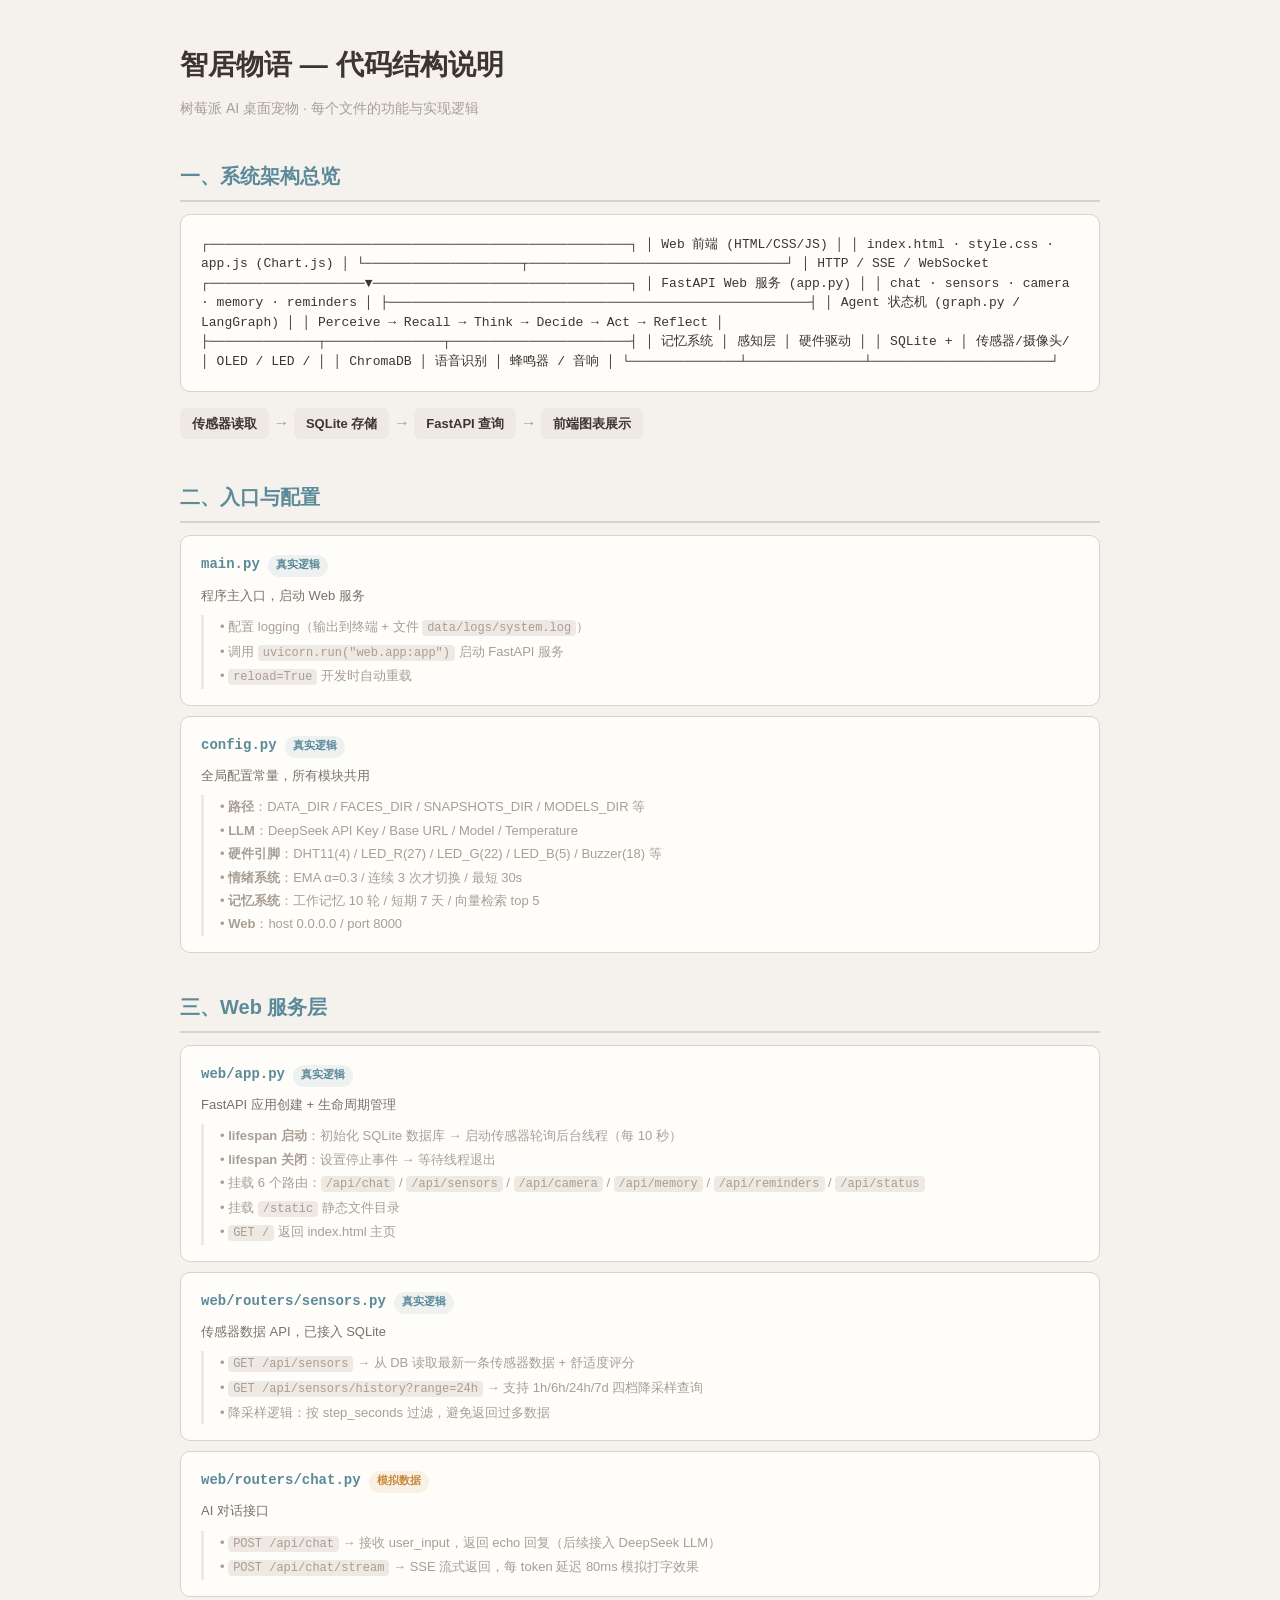
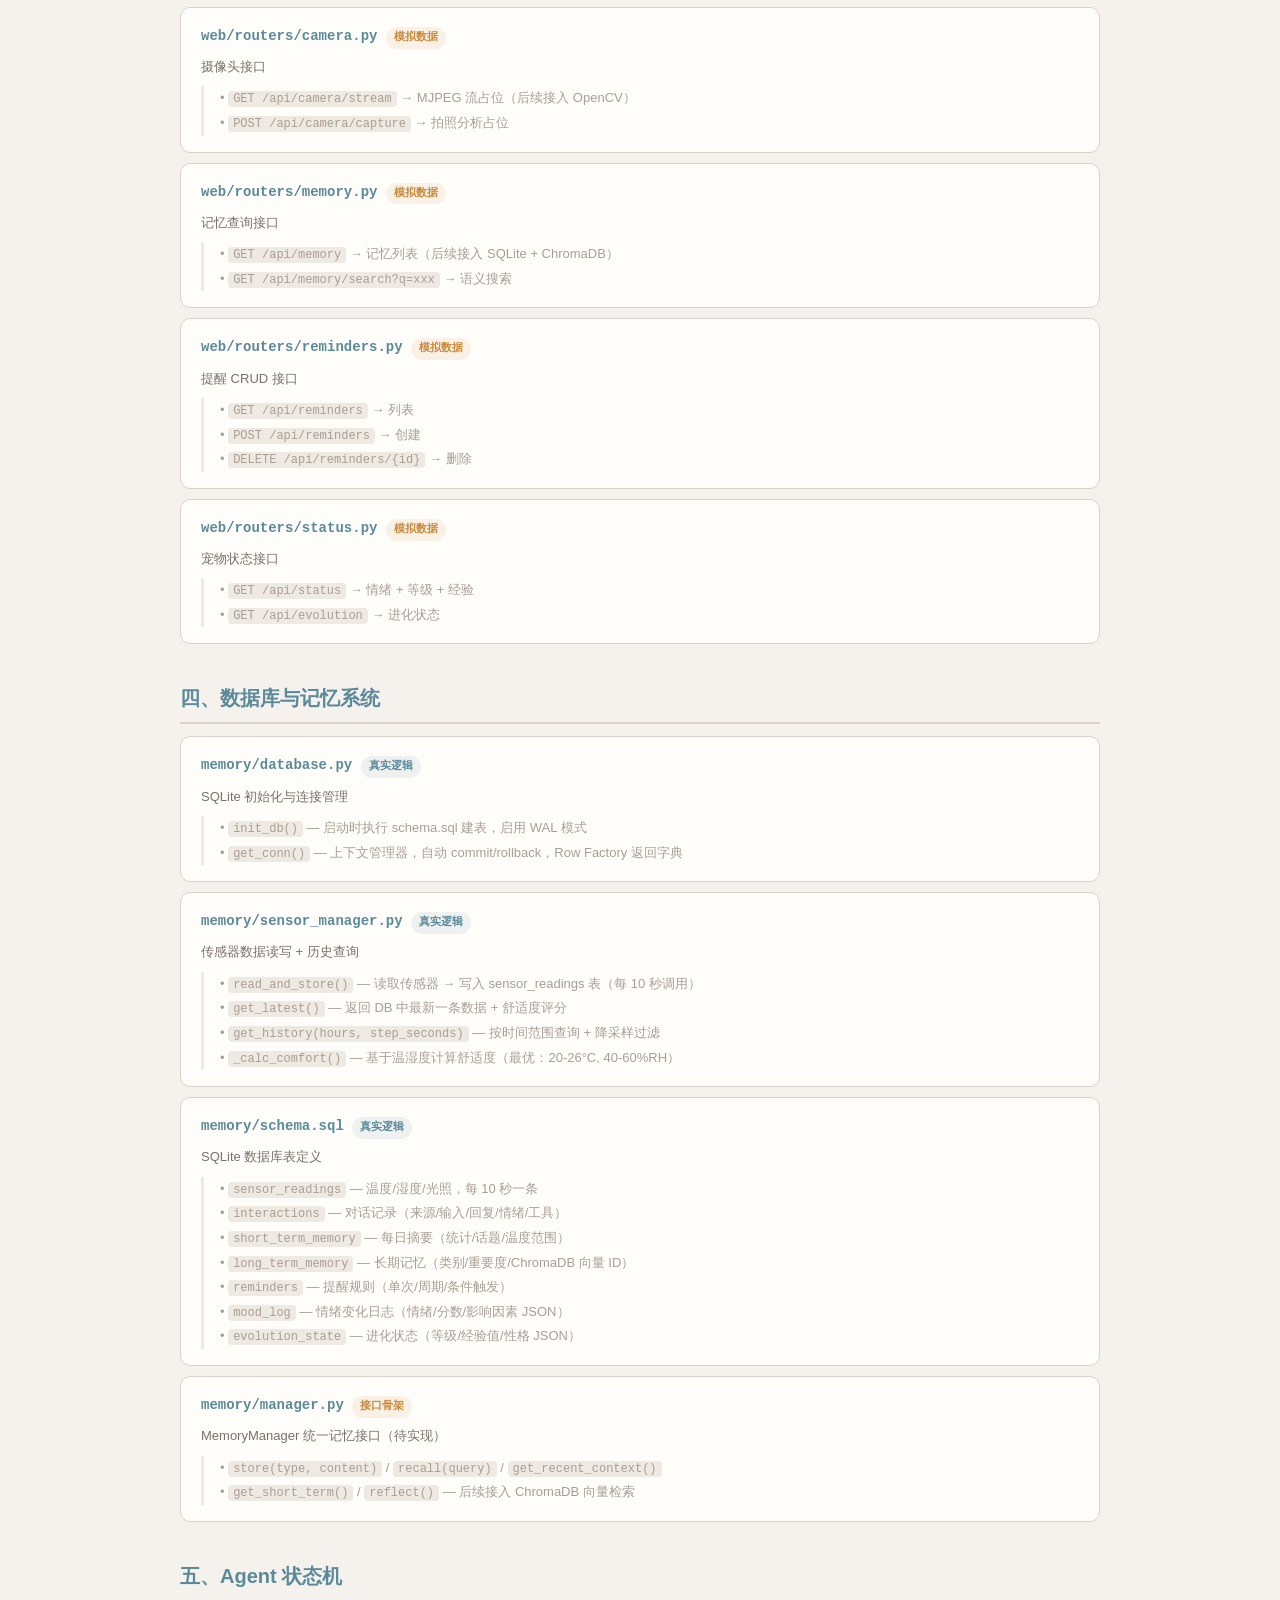
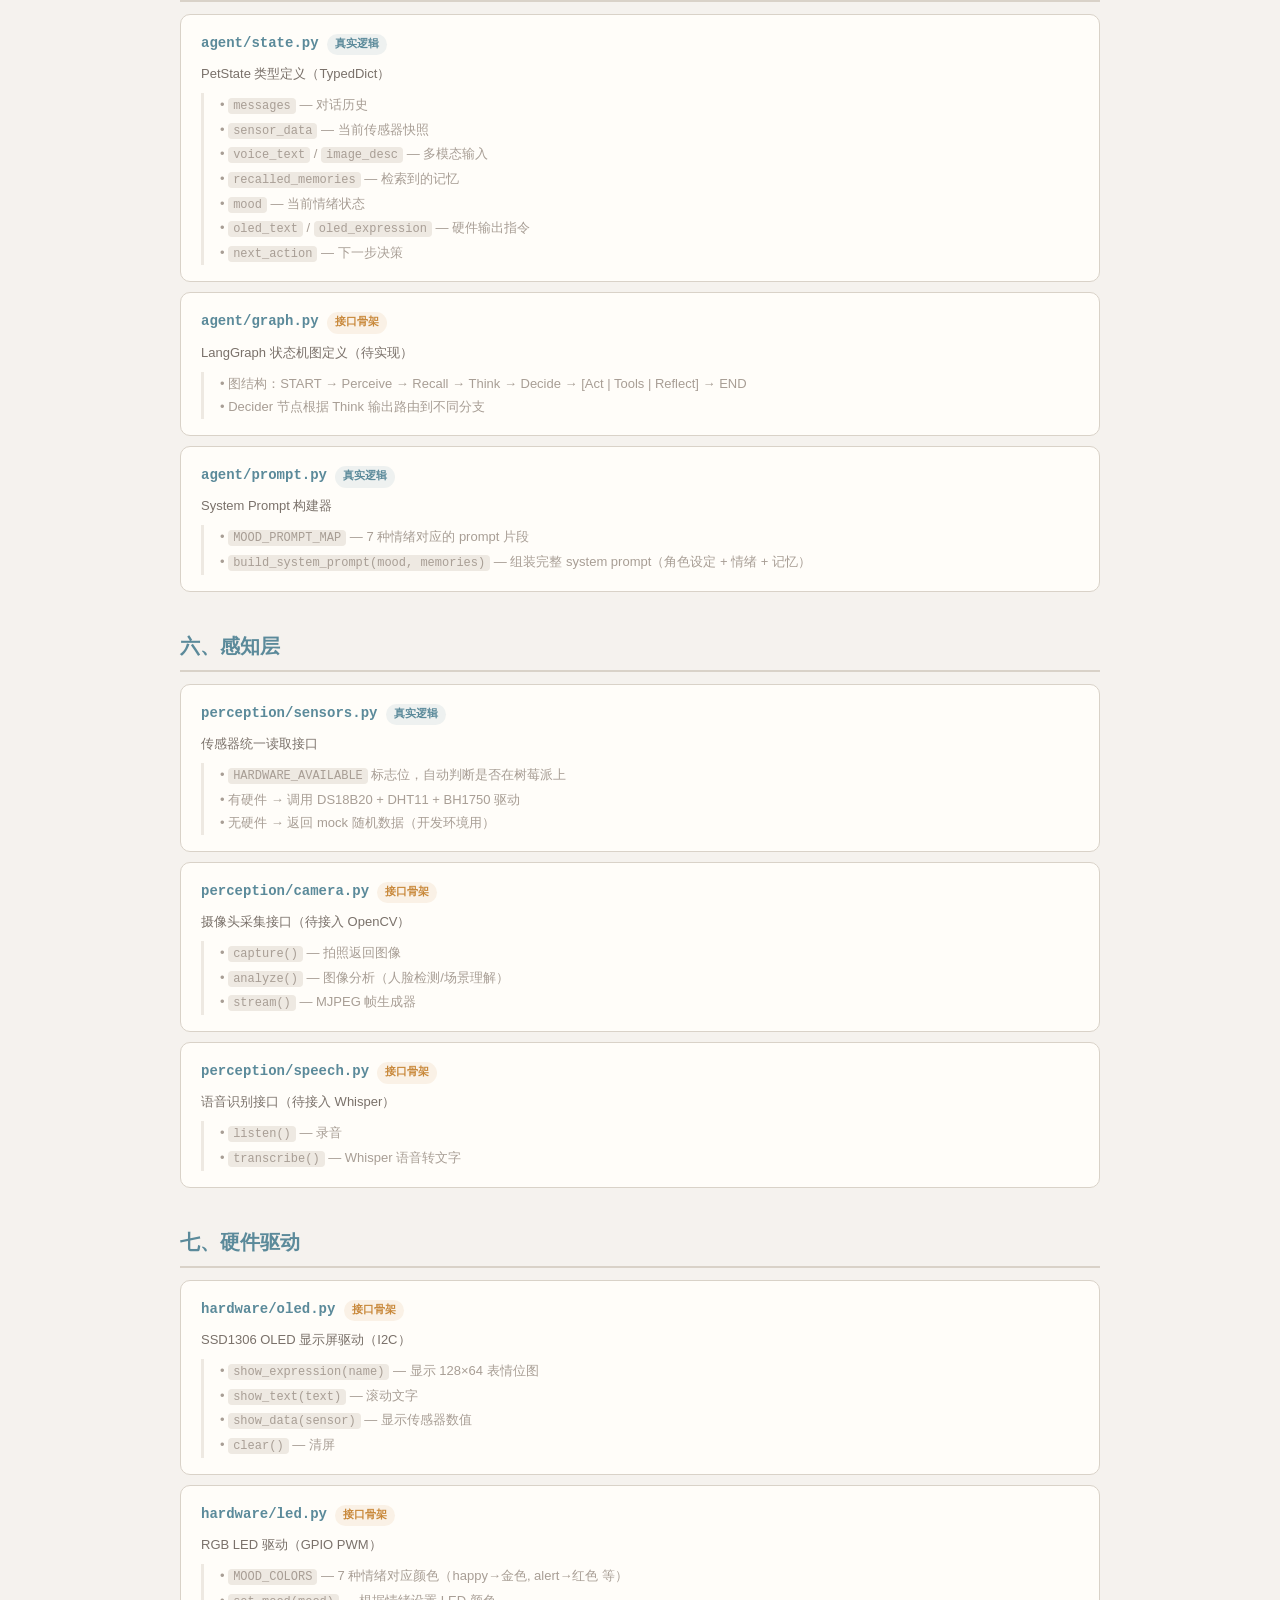
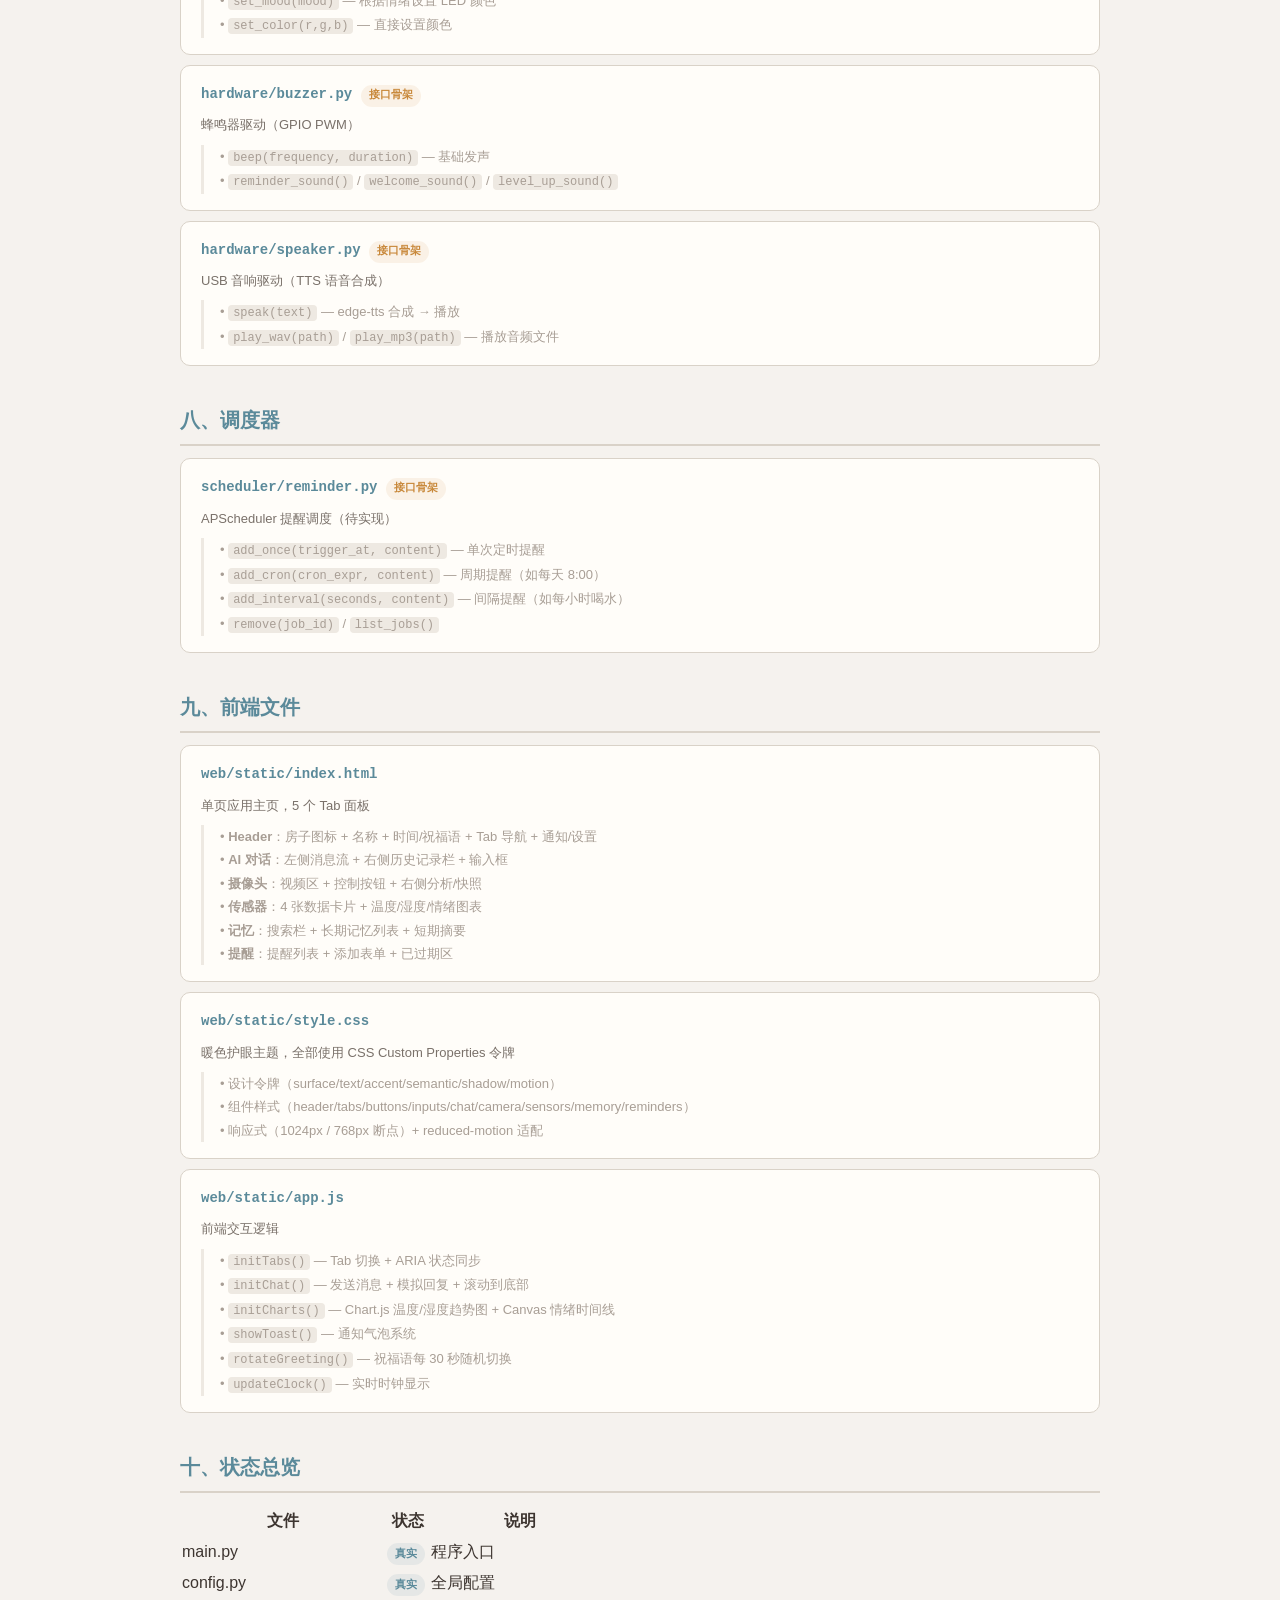
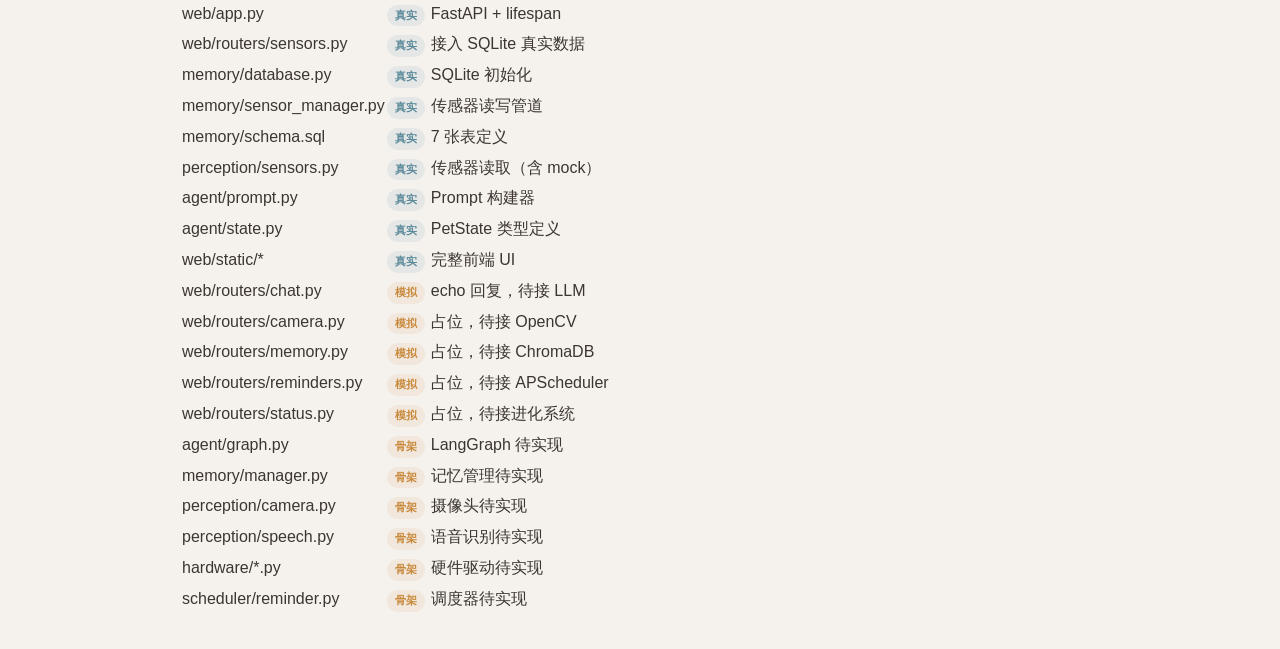
<file: docs/code-explained.html>
<!DOCTYPE html>
<html lang="zh-CN">
<head>
    <meta charset="UTF-8">
    <meta name="viewport" content="width=device-width, initial-scale=1.0">
    <title>智居物语 — 代码结构说明</title>
    <style>
        * { margin: 0; padding: 0; box-sizing: border-box; }
        body { font-family: -apple-system, 'PingFang SC', 'Microsoft YaHei', sans-serif; background: #f5f2ee; color: #3d3530; line-height: 1.8; padding: 40px; max-width: 1000px; margin: 0 auto; }
        h1 { font-size: 28px; margin-bottom: 6px; }
        h2 { font-size: 20px; margin: 36px 0 12px; padding-bottom: 6px; border-bottom: 2px solid #d9d2c8; color: #5b8a9a; }
        h3 { font-size: 16px; margin: 20px 0 8px; }
        p, li { font-size: 14px; color: #7a716a; margin-bottom: 8px; }
        .subtitle { color: #a89e95; font-size: 14px; margin-bottom: 32px; }
        .file { background: #fffdf9; border: 1px solid #d9d2c8; border-radius: 10px; padding: 16px 20px; margin: 10px 0; }
        .file-name { font-weight: 700; font-family: Consolas, monospace; font-size: 14px; color: #5b8a9a; margin-bottom: 6px; }
        .file-desc { font-size: 13px; color: #7a716a; margin-bottom: 8px; }
        .file-detail { font-size: 13px; color: #a89e95; padding-left: 16px; border-left: 3px solid #eee9e2; }
        code { background: #eee9e2; padding: 1px 5px; border-radius: 4px; font-size: 12px; font-family: Consolas, monospace; }
        pre { background: #3d3530; color: #e4e4ec; padding: 16px; border-radius: 8px; overflow-x: auto; margin: 12px 0; font-size: 13px; }
        .tag { display: inline-block; padding: 1px 8px; border-radius: 99px; font-size: 11px; font-weight: 600; margin-right: 4px; }
        .tag-done { background: rgba(90,158,111,.1); color: #5a9e6f; }
        .tag-stub { background: rgba(200,136,58,.1); color: #c8883a; }
        .tag-real { background: rgba(91,138,154,.1); color: #5b8a9a; }
        .arch-diagram { background: #fffdf9; border: 1px solid #d9d2c8; border-radius: 10px; padding: 20px; margin: 12px 0; font-family: Consolas, monospace; font-size: 13px; line-height: 1.5; overflow-x: auto; color: #3d3530; }
        .flow-step { display: inline-flex; align-items: center; gap: 6px; background: #eee9e2; padding: 4px 12px; border-radius: 6px; font-size: 13px; font-weight: 600; color: #3d3530; margin: 4px 0; }
        .flow-arrow { color: #a89e95; }
        .layer { background: #fffdf9; border: 1px solid #d9d2c8; border-radius: 10px; padding: 16px; margin: 12px 0; }
        .layer-title { font-weight: 700; font-size: 14px; margin-bottom: 6px; }
    </style>
</head>
<body>

<h1>智居物语 — 代码结构说明</h1>
<p class="subtitle">树莓派 AI 桌面宠物 · 每个文件的功能与实现逻辑</p>

<!-- ═══════════════════════════════ -->
<h2>一、系统架构总览</h2>

<div class="arch-diagram">
┌──────────────────────────────────────────────────────┐
│                  Web 前端 (HTML/CSS/JS)               │
│   index.html · style.css · app.js (Chart.js)         │
└────────────────────┬─────────────────────────────────┘
                     │ HTTP / SSE / WebSocket
┌────────────────────▼─────────────────────────────────┐
│               FastAPI Web 服务 (app.py)               │
│   chat · sensors · camera · memory · reminders       │
├──────────────────────────────────────────────────────┤
│           Agent 状态机 (graph.py / LangGraph)         │
│   Perceive → Recall → Think → Decide → Act → Reflect │
├──────────────┬───────────────┬───────────────────────┤
│  记忆系统     │  感知层        │  硬件驱动              │
│  SQLite +    │  传感器/摄像头/  │  OLED / LED /         │
│  ChromaDB    │  语音识别       │  蜂鸣器 / 音响         │
└──────────────┴───────────────┴───────────────────────┘
</div>

<div class="flow-step">传感器读取</div>
<span class="flow-arrow"> → </span>
<div class="flow-step">SQLite 存储</div>
<span class="flow-arrow"> → </span>
<div class="flow-step">FastAPI 查询</div>
<span class="flow-arrow"> → </span>
<div class="flow-step">前端图表展示</div>

<!-- ═══════════════════════════════ -->
<h2>二、入口与配置</h2>

<div class="file">
    <div class="file-name">main.py <span class="tag tag-real">真实逻辑</span></div>
    <div class="file-desc">程序主入口，启动 Web 服务</div>
    <div class="file-detail">
        • 配置 logging（输出到终端 + 文件 <code>data/logs/system.log</code>）<br>
        • 调用 <code>uvicorn.run("web.app:app")</code> 启动 FastAPI 服务<br>
        • <code>reload=True</code> 开发时自动重载
    </div>
</div>

<div class="file">
    <div class="file-name">config.py <span class="tag tag-real">真实逻辑</span></div>
    <div class="file-desc">全局配置常量，所有模块共用</div>
    <div class="file-detail">
        • <strong>路径</strong>：DATA_DIR / FACES_DIR / SNAPSHOTS_DIR / MODELS_DIR 等<br>
        • <strong>LLM</strong>：DeepSeek API Key / Base URL / Model / Temperature<br>
        • <strong>硬件引脚</strong>：DHT11(4) / LED_R(27) / LED_G(22) / LED_B(5) / Buzzer(18) 等<br>
        • <strong>情绪系统</strong>：EMA α=0.3 / 连续 3 次才切换 / 最短 30s<br>
        • <strong>记忆系统</strong>：工作记忆 10 轮 / 短期 7 天 / 向量检索 top 5<br>
        • <strong>Web</strong>：host 0.0.0.0 / port 8000
    </div>
</div>

<!-- ═══════════════════════════════ -->
<h2>三、Web 服务层</h2>

<div class="file">
    <div class="file-name">web/app.py <span class="tag tag-real">真实逻辑</span></div>
    <div class="file-desc">FastAPI 应用创建 + 生命周期管理</div>
    <div class="file-detail">
        • <strong>lifespan 启动</strong>：初始化 SQLite 数据库 → 启动传感器轮询后台线程（每 10 秒）<br>
        • <strong>lifespan 关闭</strong>：设置停止事件 → 等待线程退出<br>
        • 挂载 6 个路由：<code>/api/chat</code> / <code>/api/sensors</code> / <code>/api/camera</code> / <code>/api/memory</code> / <code>/api/reminders</code> / <code>/api/status</code><br>
        • 挂载 <code>/static</code> 静态文件目录<br>
        • <code>GET /</code> 返回 index.html 主页
    </div>
</div>

<div class="file">
    <div class="file-name">web/routers/sensors.py <span class="tag tag-real">真实逻辑</span></div>
    <div class="file-desc">传感器数据 API，已接入 SQLite</div>
    <div class="file-detail">
        • <code>GET /api/sensors</code> → 从 DB 读取最新一条传感器数据 + 舒适度评分<br>
        • <code>GET /api/sensors/history?range=24h</code> → 支持 1h/6h/24h/7d 四档降采样查询<br>
        • 降采样逻辑：按 step_seconds 过滤，避免返回过多数据
    </div>
</div>

<div class="file">
    <div class="file-name">web/routers/chat.py <span class="tag tag-stub">模拟数据</span></div>
    <div class="file-desc">AI 对话接口</div>
    <div class="file-detail">
        • <code>POST /api/chat</code> → 接收 user_input，返回 echo 回复（后续接入 DeepSeek LLM）<br>
        • <code>POST /api/chat/stream</code> → SSE 流式返回，每 token 延迟 80ms 模拟打字效果
    </div>
</div>

<div class="file">
    <div class="file-name">web/routers/camera.py <span class="tag tag-stub">模拟数据</span></div>
    <div class="file-desc">摄像头接口</div>
    <div class="file-detail">
        • <code>GET /api/camera/stream</code> → MJPEG 流占位（后续接入 OpenCV）<br>
        • <code>POST /api/camera/capture</code> → 拍照分析占位
    </div>
</div>

<div class="file">
    <div class="file-name">web/routers/memory.py <span class="tag tag-stub">模拟数据</span></div>
    <div class="file-desc">记忆查询接口</div>
    <div class="file-detail">
        • <code>GET /api/memory</code> → 记忆列表（后续接入 SQLite + ChromaDB）<br>
        • <code>GET /api/memory/search?q=xxx</code> → 语义搜索
    </div>
</div>

<div class="file">
    <div class="file-name">web/routers/reminders.py <span class="tag tag-stub">模拟数据</span></div>
    <div class="file-desc">提醒 CRUD 接口</div>
    <div class="file-detail">
        • <code>GET /api/reminders</code> → 列表<br>
        • <code>POST /api/reminders</code> → 创建<br>
        • <code>DELETE /api/reminders/{id}</code> → 删除
    </div>
</div>

<div class="file">
    <div class="file-name">web/routers/status.py <span class="tag tag-stub">模拟数据</span></div>
    <div class="file-desc">宠物状态接口</div>
    <div class="file-detail">
        • <code>GET /api/status</code> → 情绪 + 等级 + 经验<br>
        • <code>GET /api/evolution</code> → 进化状态
    </div>
</div>

<!-- ═══════════════════════════════ -->
<h2>四、数据库与记忆系统</h2>

<div class="file">
    <div class="file-name">memory/database.py <span class="tag tag-real">真实逻辑</span></div>
    <div class="file-desc">SQLite 初始化与连接管理</div>
    <div class="file-detail">
        • <code>init_db()</code> — 启动时执行 schema.sql 建表，启用 WAL 模式<br>
        • <code>get_conn()</code> — 上下文管理器，自动 commit/rollback，Row Factory 返回字典
    </div>
</div>

<div class="file">
    <div class="file-name">memory/sensor_manager.py <span class="tag tag-real">真实逻辑</span></div>
    <div class="file-desc">传感器数据读写 + 历史查询</div>
    <div class="file-detail">
        • <code>read_and_store()</code> — 读取传感器 → 写入 sensor_readings 表（每 10 秒调用）<br>
        • <code>get_latest()</code> — 返回 DB 中最新一条数据 + 舒适度评分<br>
        • <code>get_history(hours, step_seconds)</code> — 按时间范围查询 + 降采样过滤<br>
        • <code>_calc_comfort()</code> — 基于温湿度计算舒适度（最优：20-26°C, 40-60%RH）
    </div>
</div>

<div class="file">
    <div class="file-name">memory/schema.sql <span class="tag tag-real">真实逻辑</span></div>
    <div class="file-desc">SQLite 数据库表定义</div>
    <div class="file-detail">
        • <code>sensor_readings</code> — 温度/湿度/光照，每 10 秒一条<br>
        • <code>interactions</code> — 对话记录（来源/输入/回复/情绪/工具）<br>
        • <code>short_term_memory</code> — 每日摘要（统计/话题/温度范围）<br>
        • <code>long_term_memory</code> — 长期记忆（类别/重要度/ChromaDB 向量 ID）<br>
        • <code>reminders</code> — 提醒规则（单次/周期/条件触发）<br>
        • <code>mood_log</code> — 情绪变化日志（情绪/分数/影响因素 JSON）<br>
        • <code>evolution_state</code> — 进化状态（等级/经验值/性格 JSON）
    </div>
</div>

<div class="file">
    <div class="file-name">memory/manager.py <span class="tag tag-stub">接口骨架</span></div>
    <div class="file-desc">MemoryManager 统一记忆接口（待实现）</div>
    <div class="file-detail">
        • <code>store(type, content)</code> / <code>recall(query)</code> / <code>get_recent_context()</code><br>
        • <code>get_short_term()</code> / <code>reflect()</code> — 后续接入 ChromaDB 向量检索
    </div>
</div>

<!-- ═══════════════════════════════ -->
<h2>五、Agent 状态机</h2>

<div class="file">
    <div class="file-name">agent/state.py <span class="tag tag-real">真实逻辑</span></div>
    <div class="file-desc">PetState 类型定义（TypedDict）</div>
    <div class="file-detail">
        • <code>messages</code> — 对话历史<br>
        • <code>sensor_data</code> — 当前传感器快照<br>
        • <code>voice_text</code> / <code>image_desc</code> — 多模态输入<br>
        • <code>recalled_memories</code> — 检索到的记忆<br>
        • <code>mood</code> — 当前情绪状态<br>
        • <code>oled_text</code> / <code>oled_expression</code> — 硬件输出指令<br>
        • <code>next_action</code> — 下一步决策
    </div>
</div>

<div class="file">
    <div class="file-name">agent/graph.py <span class="tag tag-stub">接口骨架</span></div>
    <div class="file-desc">LangGraph 状态机图定义（待实现）</div>
    <div class="file-detail">
        • 图结构：START → Perceive → Recall → Think → Decide → [Act | Tools | Reflect] → END<br>
        • Decider 节点根据 Think 输出路由到不同分支
    </div>
</div>

<div class="file">
    <div class="file-name">agent/prompt.py <span class="tag tag-real">真实逻辑</span></div>
    <div class="file-desc">System Prompt 构建器</div>
    <div class="file-detail">
        • <code>MOOD_PROMPT_MAP</code> — 7 种情绪对应的 prompt 片段<br>
        • <code>build_system_prompt(mood, memories)</code> — 组装完整 system prompt（角色设定 + 情绪 + 记忆）
    </div>
</div>

<!-- ═══════════════════════════════ -->
<h2>六、感知层</h2>

<div class="file">
    <div class="file-name">perception/sensors.py <span class="tag tag-real">真实逻辑</span></div>
    <div class="file-desc">传感器统一读取接口</div>
    <div class="file-detail">
        • <code>HARDWARE_AVAILABLE</code> 标志位，自动判断是否在树莓派上<br>
        • 有硬件 → 调用 DS18B20 + DHT11 + BH1750 驱动<br>
        • 无硬件 → 返回 mock 随机数据（开发环境用）
    </div>
</div>

<div class="file">
    <div class="file-name">perception/camera.py <span class="tag tag-stub">接口骨架</span></div>
    <div class="file-desc">摄像头采集接口（待接入 OpenCV）</div>
    <div class="file-detail">
        • <code>capture()</code> — 拍照返回图像<br>
        • <code>analyze()</code> — 图像分析（人脸检测/场景理解）<br>
        • <code>stream()</code> — MJPEG 帧生成器
    </div>
</div>

<div class="file">
    <div class="file-name">perception/speech.py <span class="tag tag-stub">接口骨架</span></div>
    <div class="file-desc">语音识别接口（待接入 Whisper）</div>
    <div class="file-detail">
        • <code>listen()</code> — 录音<br>
        • <code>transcribe()</code> — Whisper 语音转文字
    </div>
</div>

<!-- ═══════════════════════════════ -->
<h2>七、硬件驱动</h2>

<div class="file">
    <div class="file-name">hardware/oled.py <span class="tag tag-stub">接口骨架</span></div>
    <div class="file-desc">SSD1306 OLED 显示屏驱动（I2C）</div>
    <div class="file-detail">
        • <code>show_expression(name)</code> — 显示 128×64 表情位图<br>
        • <code>show_text(text)</code> — 滚动文字<br>
        • <code>show_data(sensor)</code> — 显示传感器数值<br>
        • <code>clear()</code> — 清屏
    </div>
</div>

<div class="file">
    <div class="file-name">hardware/led.py <span class="tag tag-stub">接口骨架</span></div>
    <div class="file-desc">RGB LED 驱动（GPIO PWM）</div>
    <div class="file-detail">
        • <code>MOOD_COLORS</code> — 7 种情绪对应颜色（happy→金色, alert→红色 等）<br>
        • <code>set_mood(mood)</code> — 根据情绪设置 LED 颜色<br>
        • <code>set_color(r,g,b)</code> — 直接设置颜色
    </div>
</div>

<div class="file">
    <div class="file-name">hardware/buzzer.py <span class="tag tag-stub">接口骨架</span></div>
    <div class="file-desc">蜂鸣器驱动（GPIO PWM）</div>
    <div class="file-detail">
        • <code>beep(frequency, duration)</code> — 基础发声<br>
        • <code>reminder_sound()</code> / <code>welcome_sound()</code> / <code>level_up_sound()</code>
    </div>
</div>

<div class="file">
    <div class="file-name">hardware/speaker.py <span class="tag tag-stub">接口骨架</span></div>
    <div class="file-desc">USB 音响驱动（TTS 语音合成）</div>
    <div class="file-detail">
        • <code>speak(text)</code> — edge-tts 合成 → 播放<br>
        • <code>play_wav(path)</code> / <code>play_mp3(path)</code> — 播放音频文件
    </div>
</div>

<!-- ═══════════════════════════════ -->
<h2>八、调度器</h2>

<div class="file">
    <div class="file-name">scheduler/reminder.py <span class="tag tag-stub">接口骨架</span></div>
    <div class="file-desc">APScheduler 提醒调度（待实现）</div>
    <div class="file-detail">
        • <code>add_once(trigger_at, content)</code> — 单次定时提醒<br>
        • <code>add_cron(cron_expr, content)</code> — 周期提醒（如每天 8:00）<br>
        • <code>add_interval(seconds, content)</code> — 间隔提醒（如每小时喝水）<br>
        • <code>remove(job_id)</code> / <code>list_jobs()</code>
    </div>
</div>

<!-- ═══════════════════════════════ -->
<h2>九、前端文件</h2>

<div class="file">
    <div class="file-name">web/static/index.html</div>
    <div class="file-desc">单页应用主页，5 个 Tab 面板</div>
    <div class="file-detail">
        • <strong>Header</strong>：房子图标 + 名称 + 时间/祝福语 + Tab 导航 + 通知/设置<br>
        • <strong>AI 对话</strong>：左侧消息流 + 右侧历史记录栏 + 输入框<br>
        • <strong>摄像头</strong>：视频区 + 控制按钮 + 右侧分析/快照<br>
        • <strong>传感器</strong>：4 张数据卡片 + 温度/湿度/情绪图表<br>
        • <strong>记忆</strong>：搜索栏 + 长期记忆列表 + 短期摘要<br>
        • <strong>提醒</strong>：提醒列表 + 添加表单 + 已过期区
    </div>
</div>

<div class="file">
    <div class="file-name">web/static/style.css</div>
    <div class="file-desc">暖色护眼主题，全部使用 CSS Custom Properties 令牌</div>
    <div class="file-detail">
        • 设计令牌（surface/text/accent/semantic/shadow/motion）<br>
        • 组件样式（header/tabs/buttons/inputs/chat/camera/sensors/memory/reminders）<br>
        • 响应式（1024px / 768px 断点）+ reduced-motion 适配
    </div>
</div>

<div class="file">
    <div class="file-name">web/static/app.js</div>
    <div class="file-desc">前端交互逻辑</div>
    <div class="file-detail">
        • <code>initTabs()</code> — Tab 切换 + ARIA 状态同步<br>
        • <code>initChat()</code> — 发送消息 + 模拟回复 + 滚动到底部<br>
        • <code>initCharts()</code> — Chart.js 温度/湿度趋势图 + Canvas 情绪时间线<br>
        • <code>showToast()</code> — 通知气泡系统<br>
        • <code>rotateGreeting()</code> — 祝福语每 30 秒随机切换<br>
        • <code>updateClock()</code> — 实时时钟显示
    </div>
</div>

<!-- ═══════════════════════════════ -->
<h2>十、状态总览</h2>

<table>
    <thead>
        <tr><th>文件</th><th>状态</th><th>说明</th></tr>
    </thead>
    <tbody>
        <tr><td>main.py</td><td><span class="tag tag-real">真实</span></td><td>程序入口</td></tr>
        <tr><td>config.py</td><td><span class="tag tag-real">真实</span></td><td>全局配置</td></tr>
        <tr><td>web/app.py</td><td><span class="tag tag-real">真实</span></td><td>FastAPI + lifespan</td></tr>
        <tr><td>web/routers/sensors.py</td><td><span class="tag tag-real">真实</span></td><td>接入 SQLite 真实数据</td></tr>
        <tr><td>memory/database.py</td><td><span class="tag tag-real">真实</span></td><td>SQLite 初始化</td></tr>
        <tr><td>memory/sensor_manager.py</td><td><span class="tag tag-real">真实</span></td><td>传感器读写管道</td></tr>
        <tr><td>memory/schema.sql</td><td><span class="tag tag-real">真实</span></td><td>7 张表定义</td></tr>
        <tr><td>perception/sensors.py</td><td><span class="tag tag-real">真实</span></td><td>传感器读取（含 mock）</td></tr>
        <tr><td>agent/prompt.py</td><td><span class="tag tag-real">真实</span></td><td>Prompt 构建器</td></tr>
        <tr><td>agent/state.py</td><td><span class="tag tag-real">真实</span></td><td>PetState 类型定义</td></tr>
        <tr><td>web/static/*</td><td><span class="tag tag-real">真实</span></td><td>完整前端 UI</td></tr>
        <tr><td>web/routers/chat.py</td><td><span class="tag tag-stub">模拟</span></td><td>echo 回复，待接 LLM</td></tr>
        <tr><td>web/routers/camera.py</td><td><span class="tag tag-stub">模拟</span></td><td>占位，待接 OpenCV</td></tr>
        <tr><td>web/routers/memory.py</td><td><span class="tag tag-stub">模拟</span></td><td>占位，待接 ChromaDB</td></tr>
        <tr><td>web/routers/reminders.py</td><td><span class="tag tag-stub">模拟</span></td><td>占位，待接 APScheduler</td></tr>
        <tr><td>web/routers/status.py</td><td><span class="tag tag-stub">模拟</span></td><td>占位，待接进化系统</td></tr>
        <tr><td>agent/graph.py</td><td><span class="tag tag-stub">骨架</span></td><td>LangGraph 待实现</td></tr>
        <tr><td>memory/manager.py</td><td><span class="tag tag-stub">骨架</span></td><td>记忆管理待实现</td></tr>
        <tr><td>perception/camera.py</td><td><span class="tag tag-stub">骨架</span></td><td>摄像头待实现</td></tr>
        <tr><td>perception/speech.py</td><td><span class="tag tag-stub">骨架</span></td><td>语音识别待实现</td></tr>
        <tr><td>hardware/*.py</td><td><span class="tag tag-stub">骨架</span></td><td>硬件驱动待实现</td></tr>
        <tr><td>scheduler/reminder.py</td><td><span class="tag tag-stub">骨架</span></td><td>调度器待实现</td></tr>
    </tbody>
</table>

<p style="margin-top:32px;color:#a89e95;font-size:13px;text-align:center;">— 智居物语 · 代码说明文档 —</p>

</body>
</html>
</file>
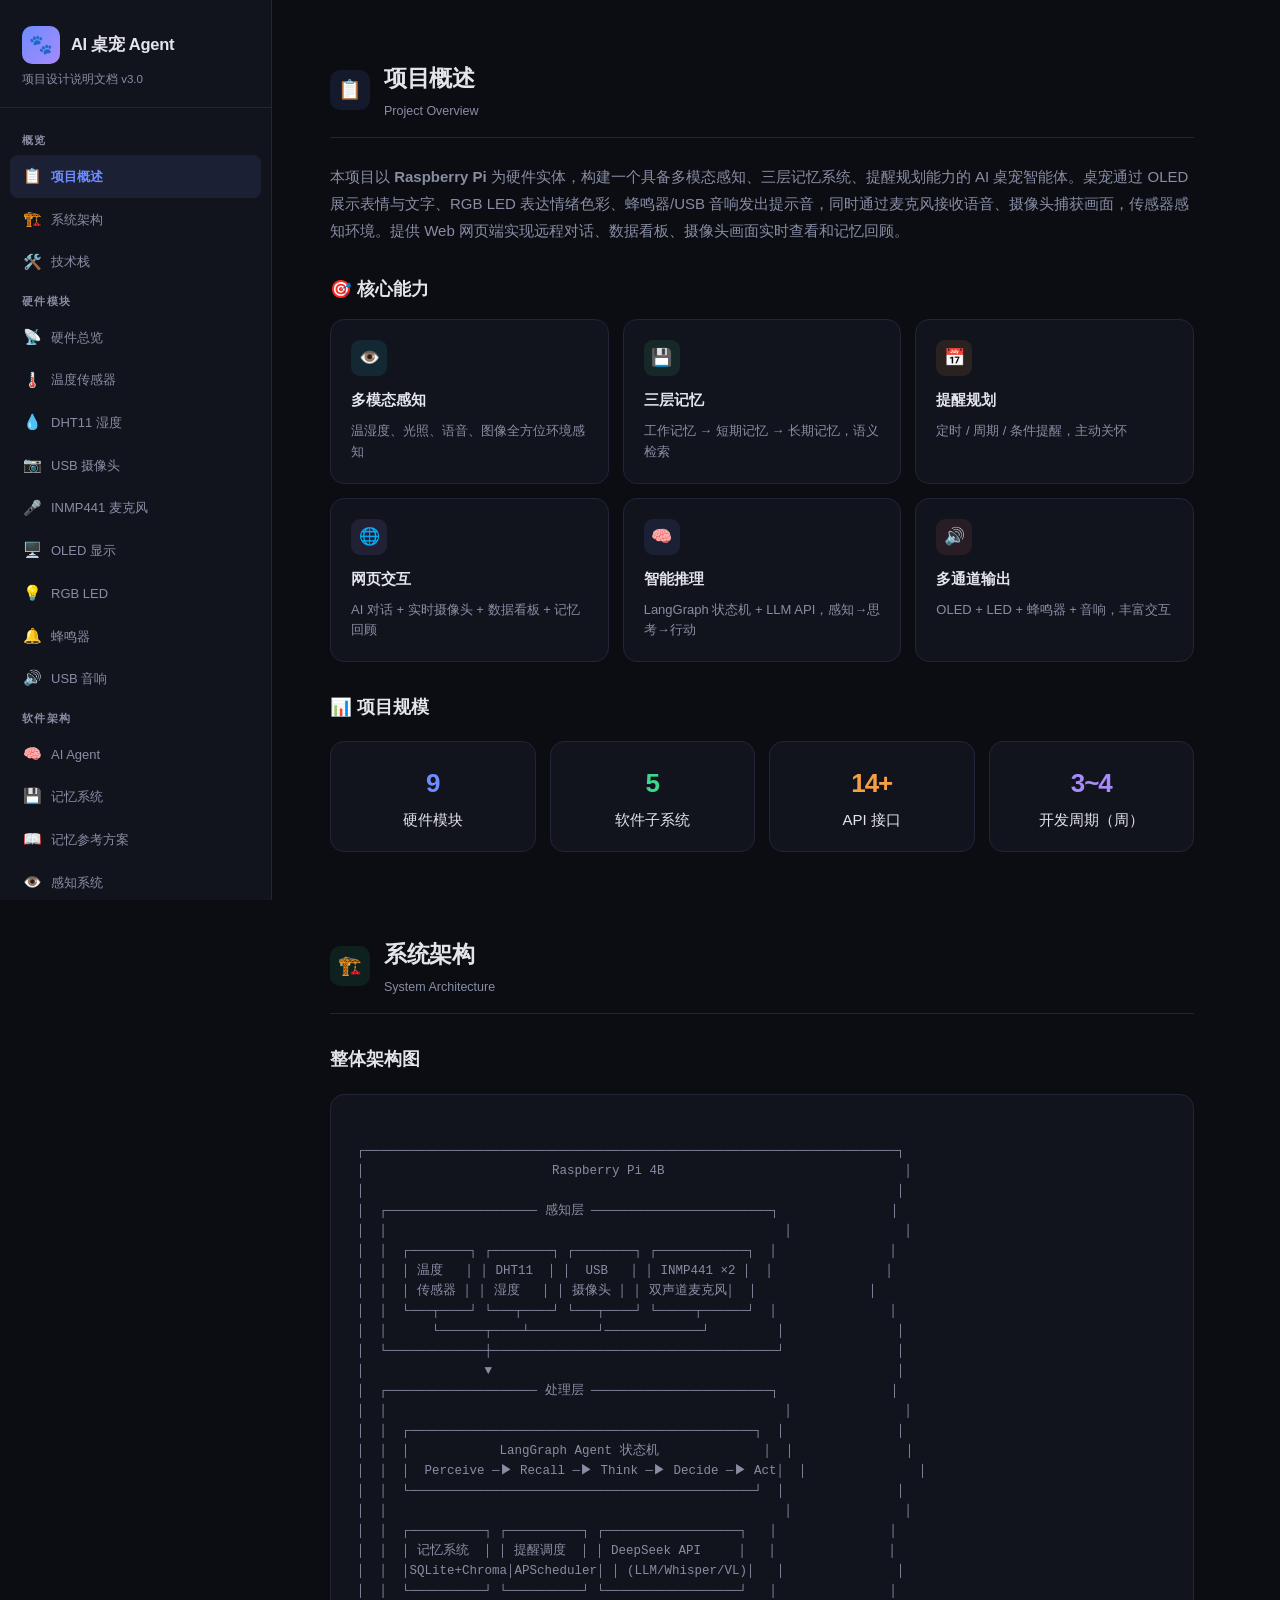
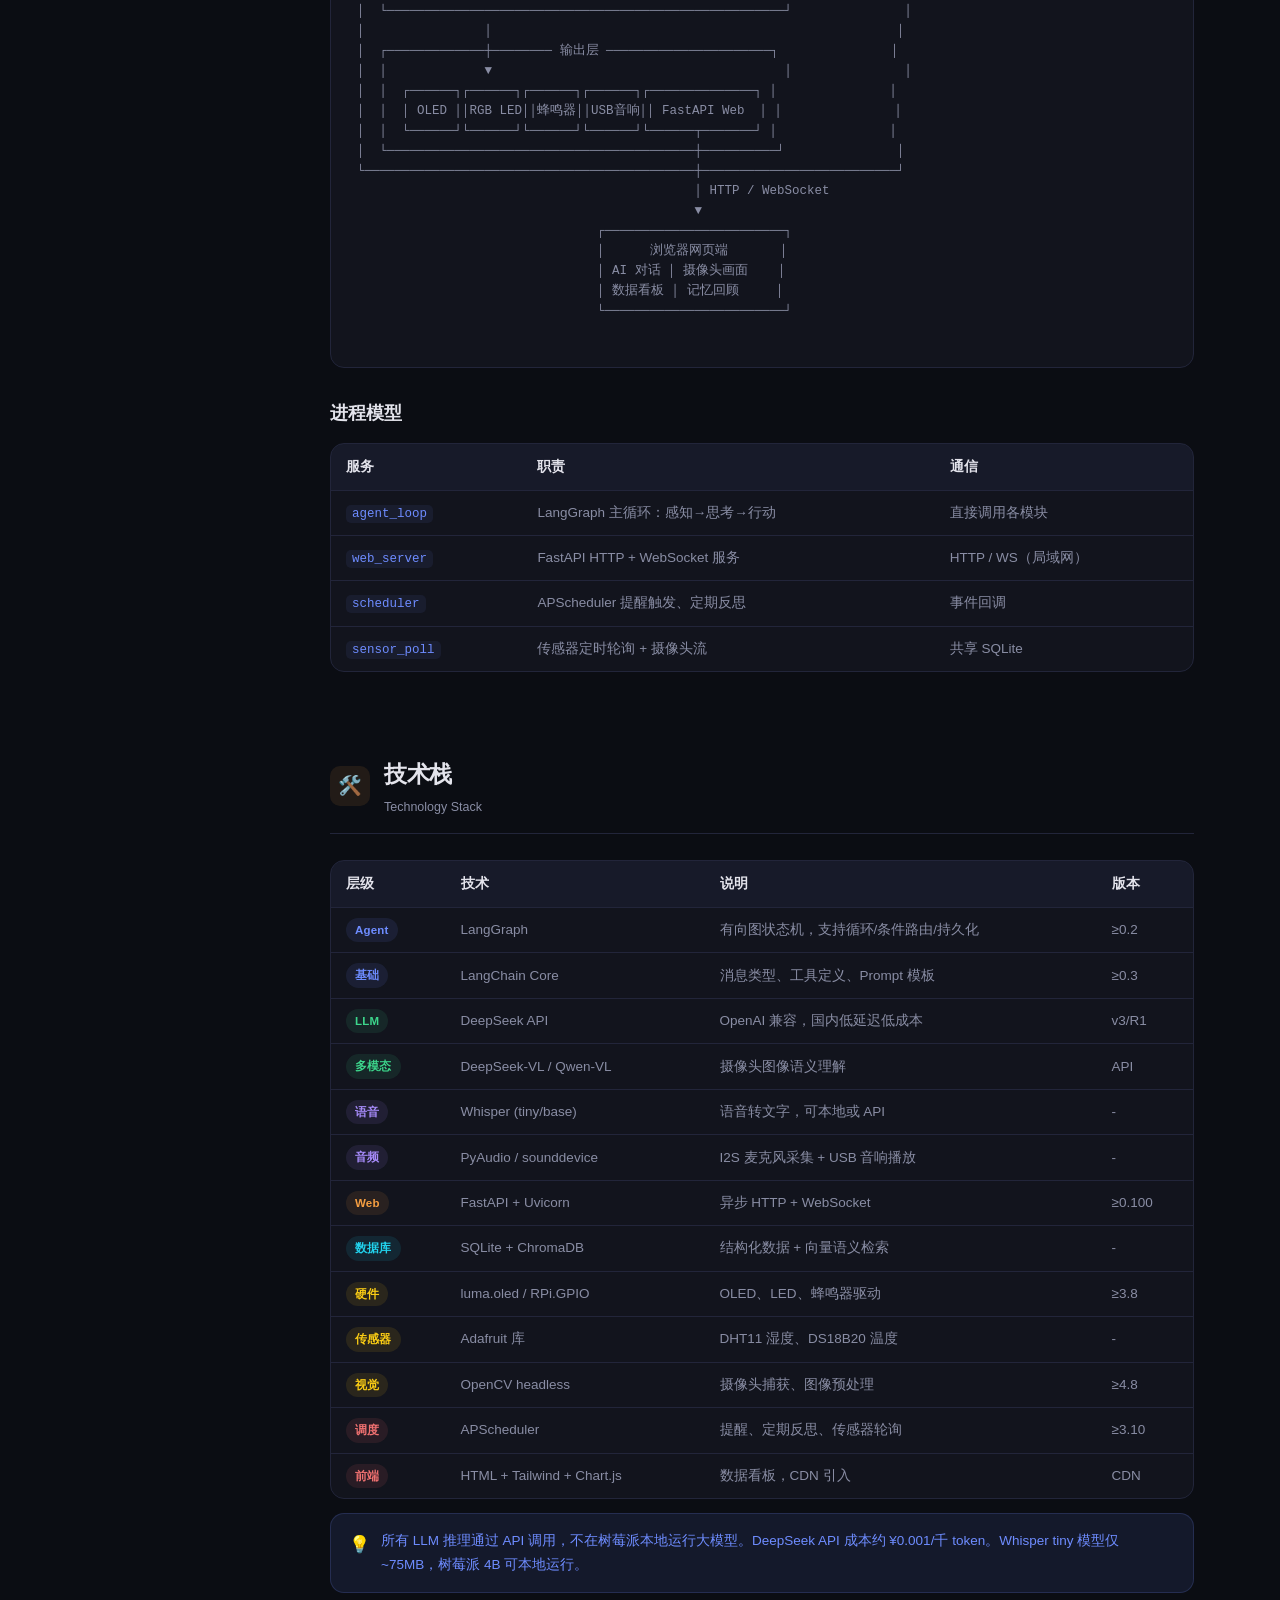
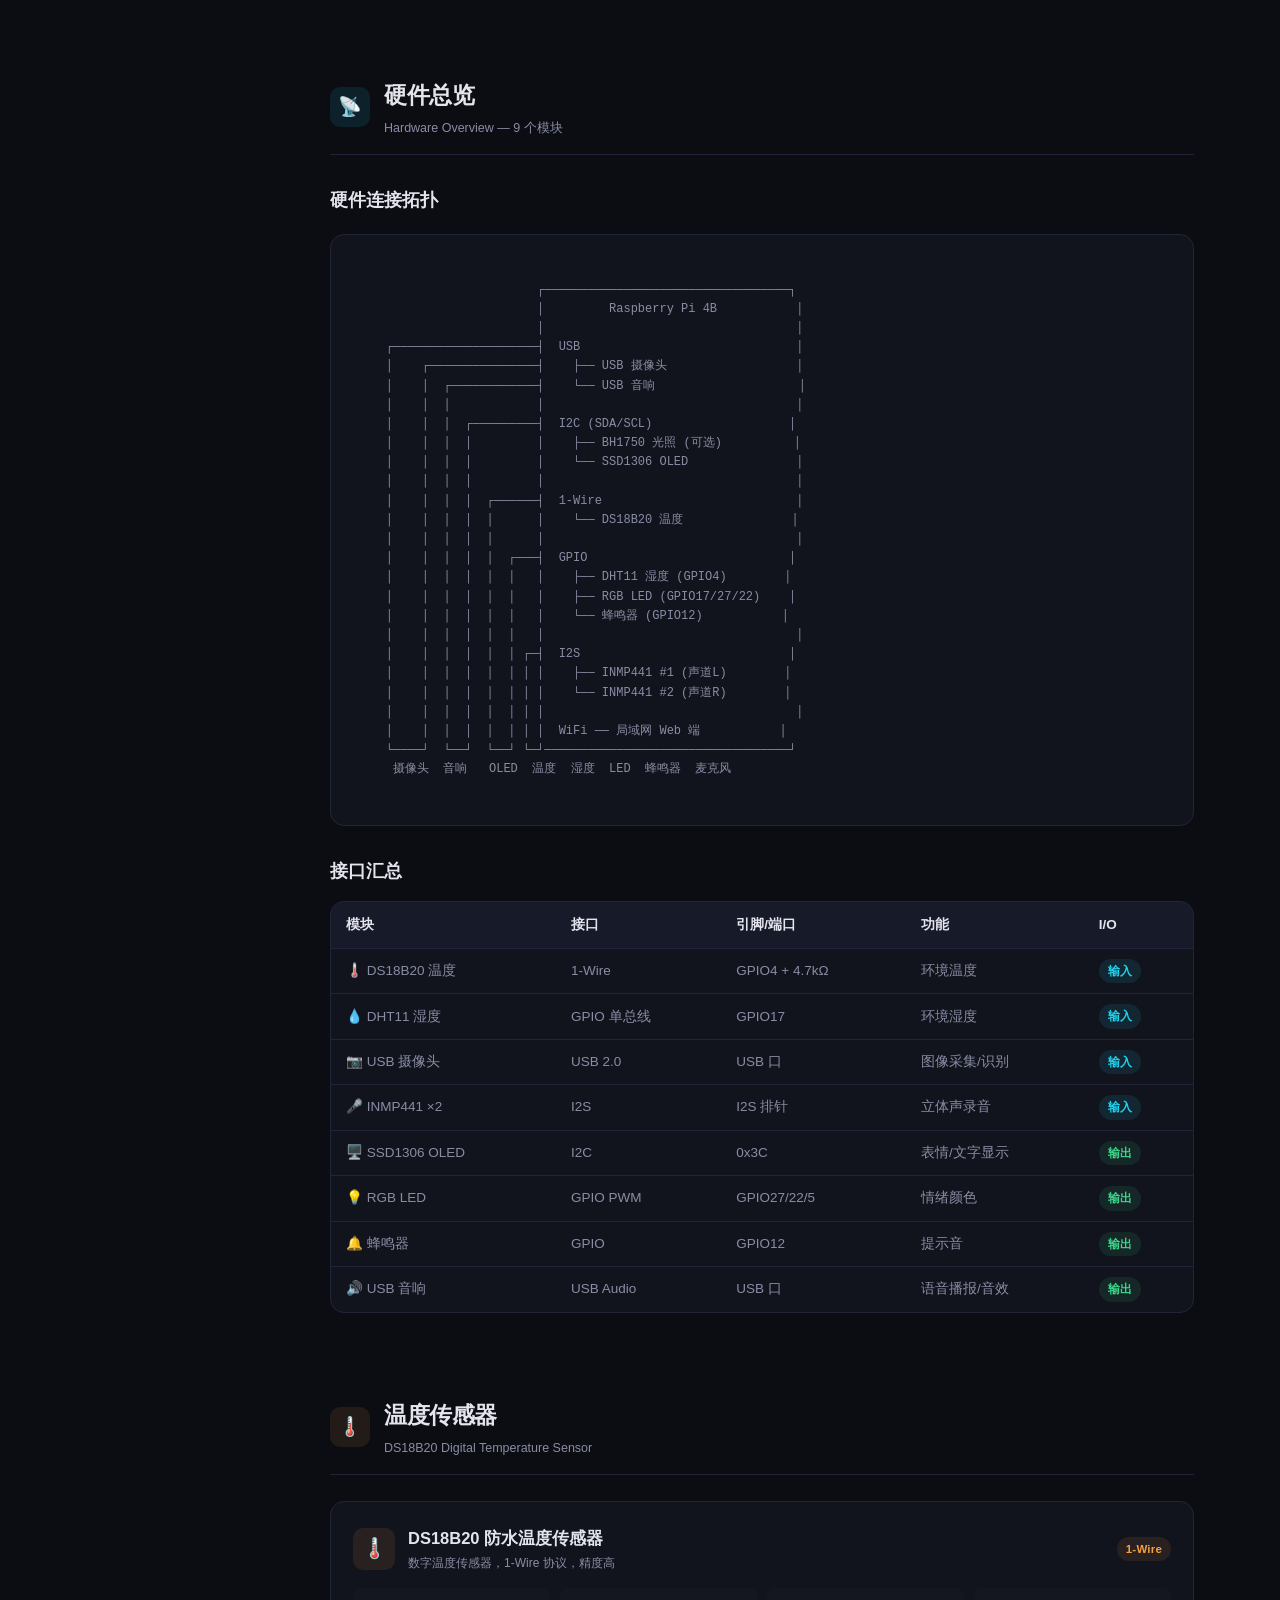
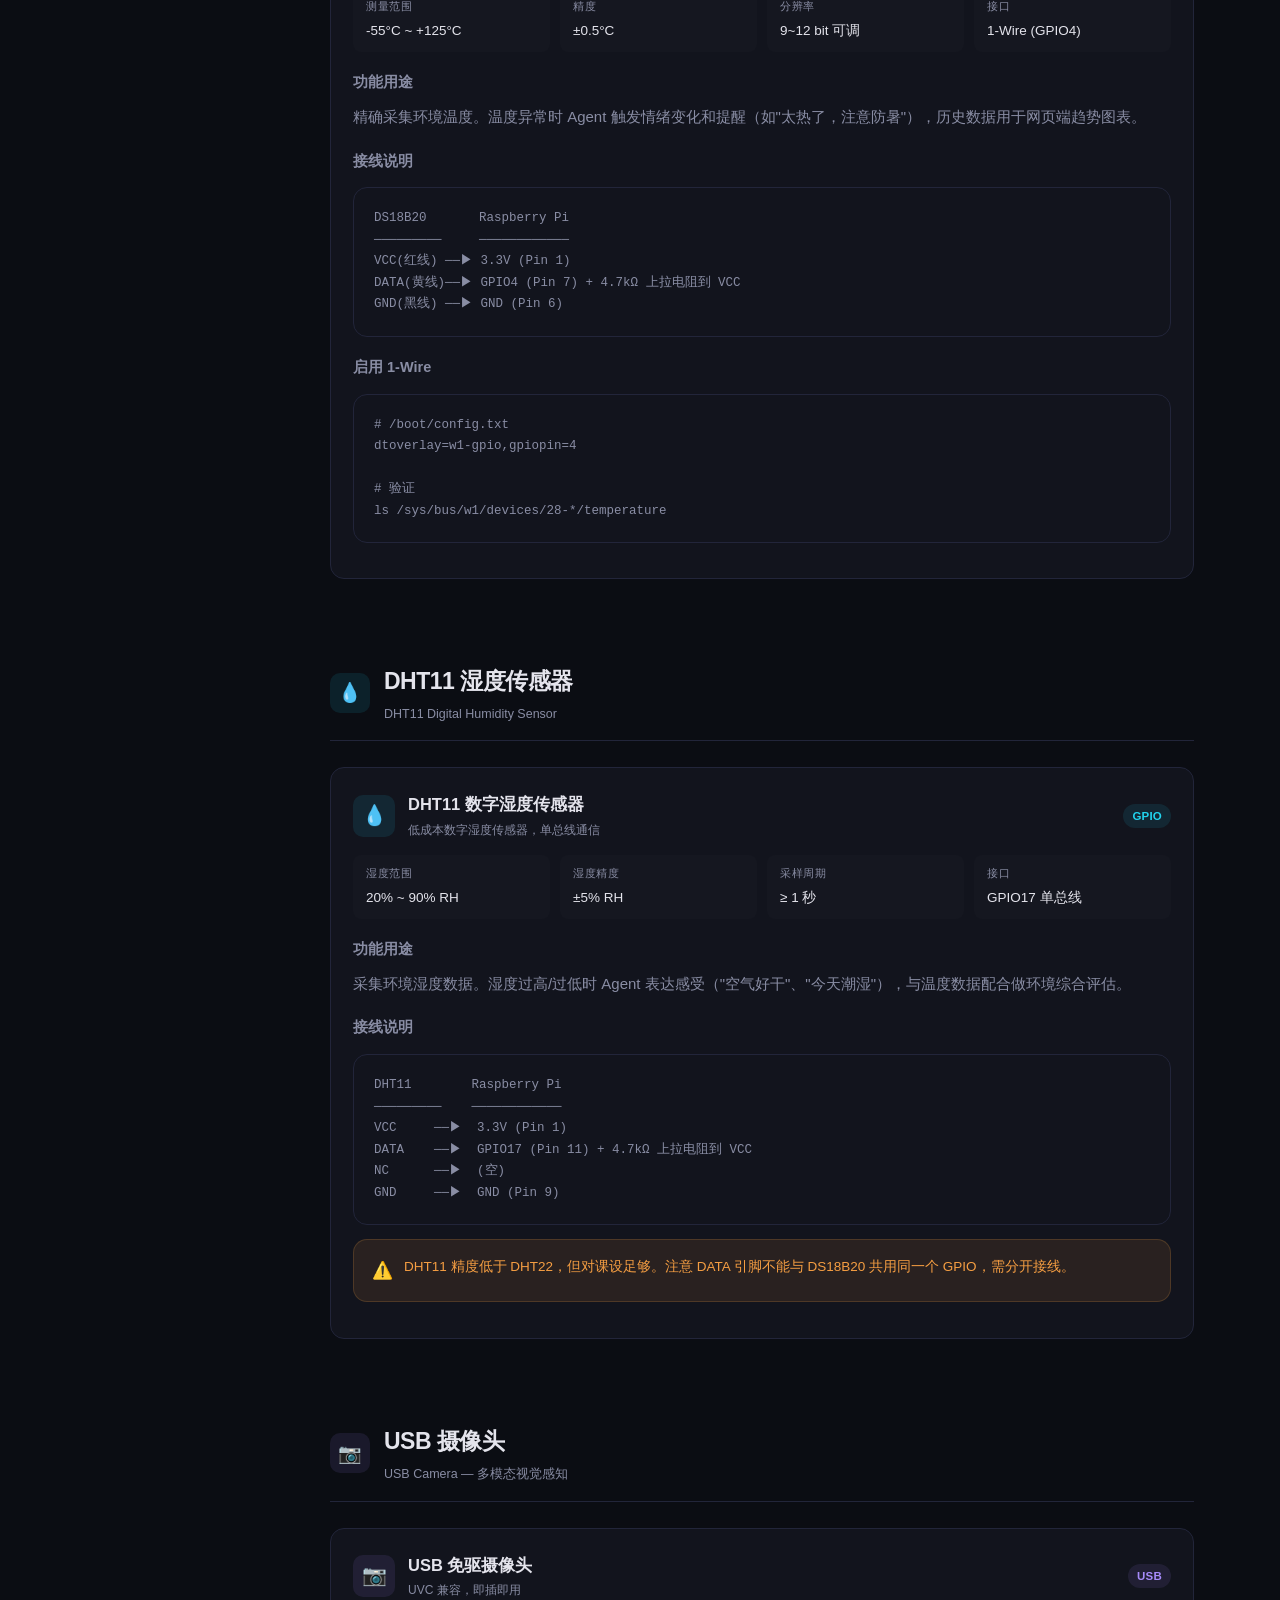
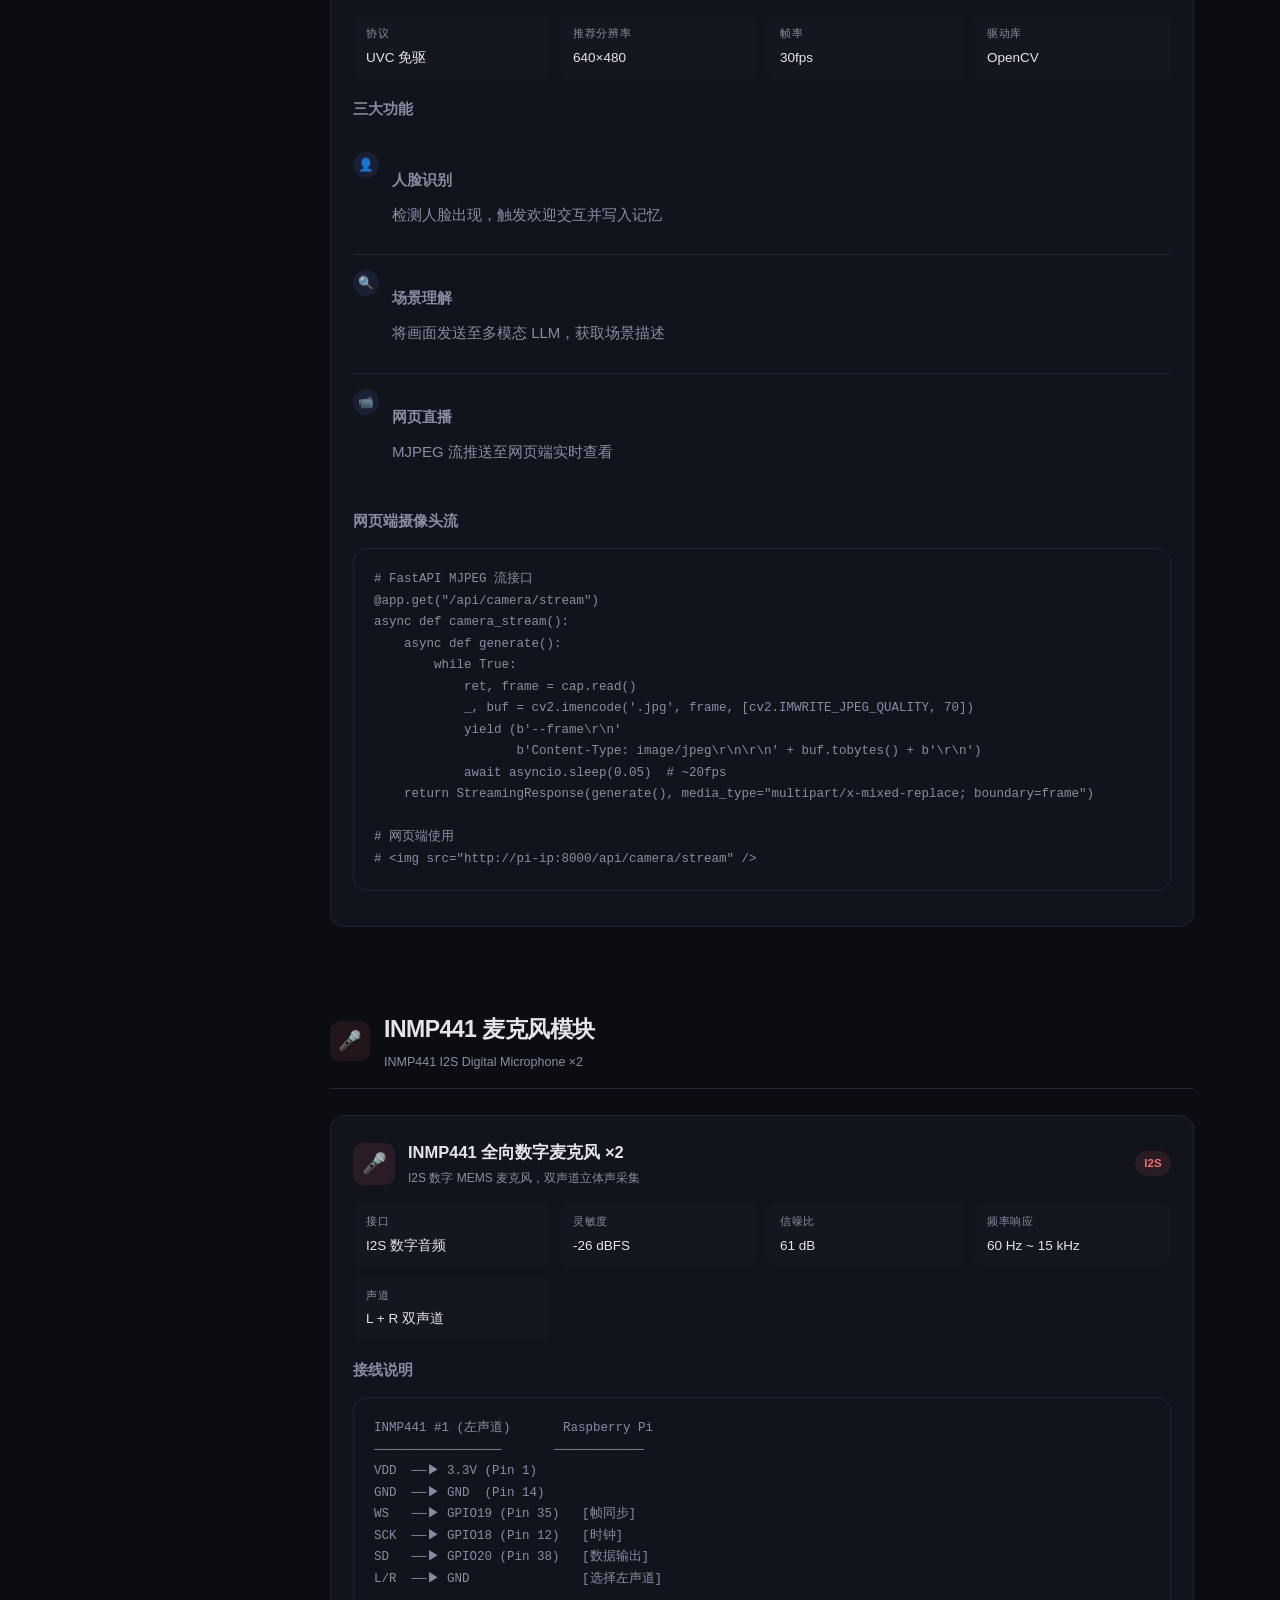
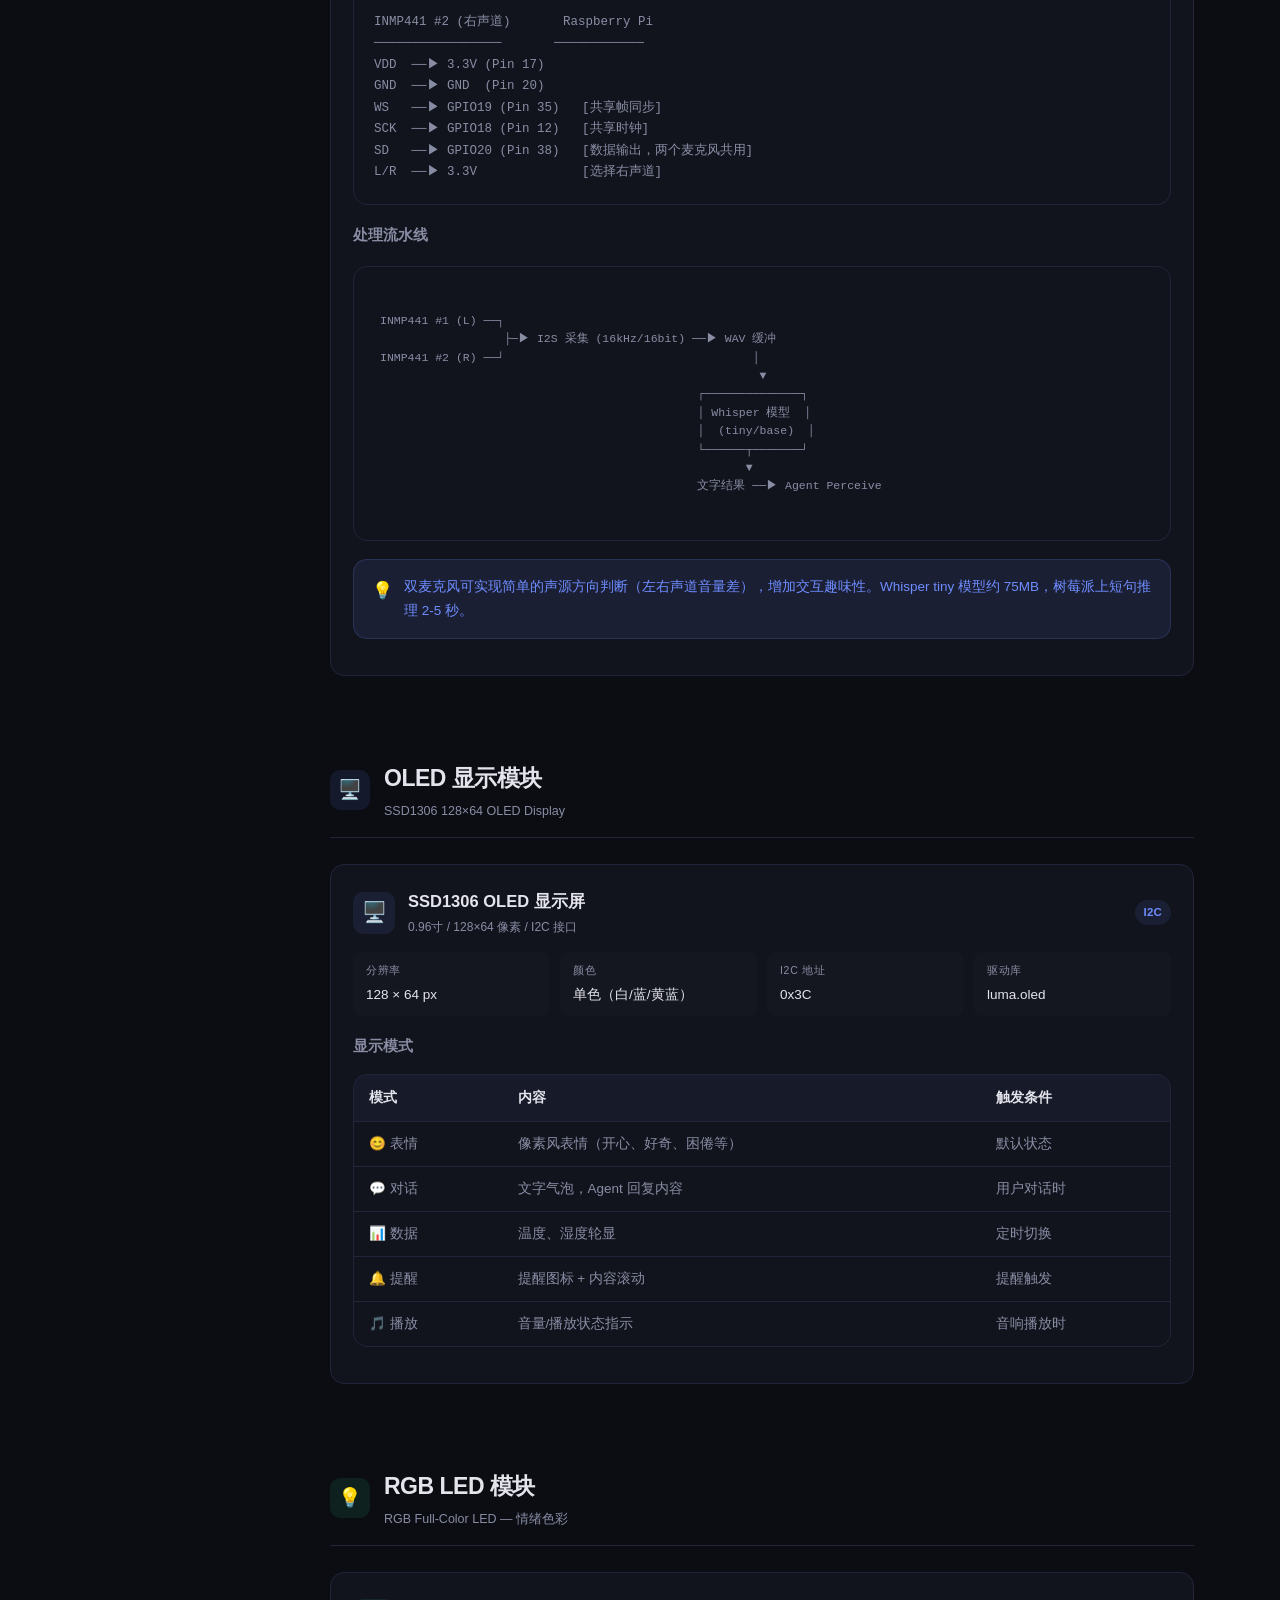
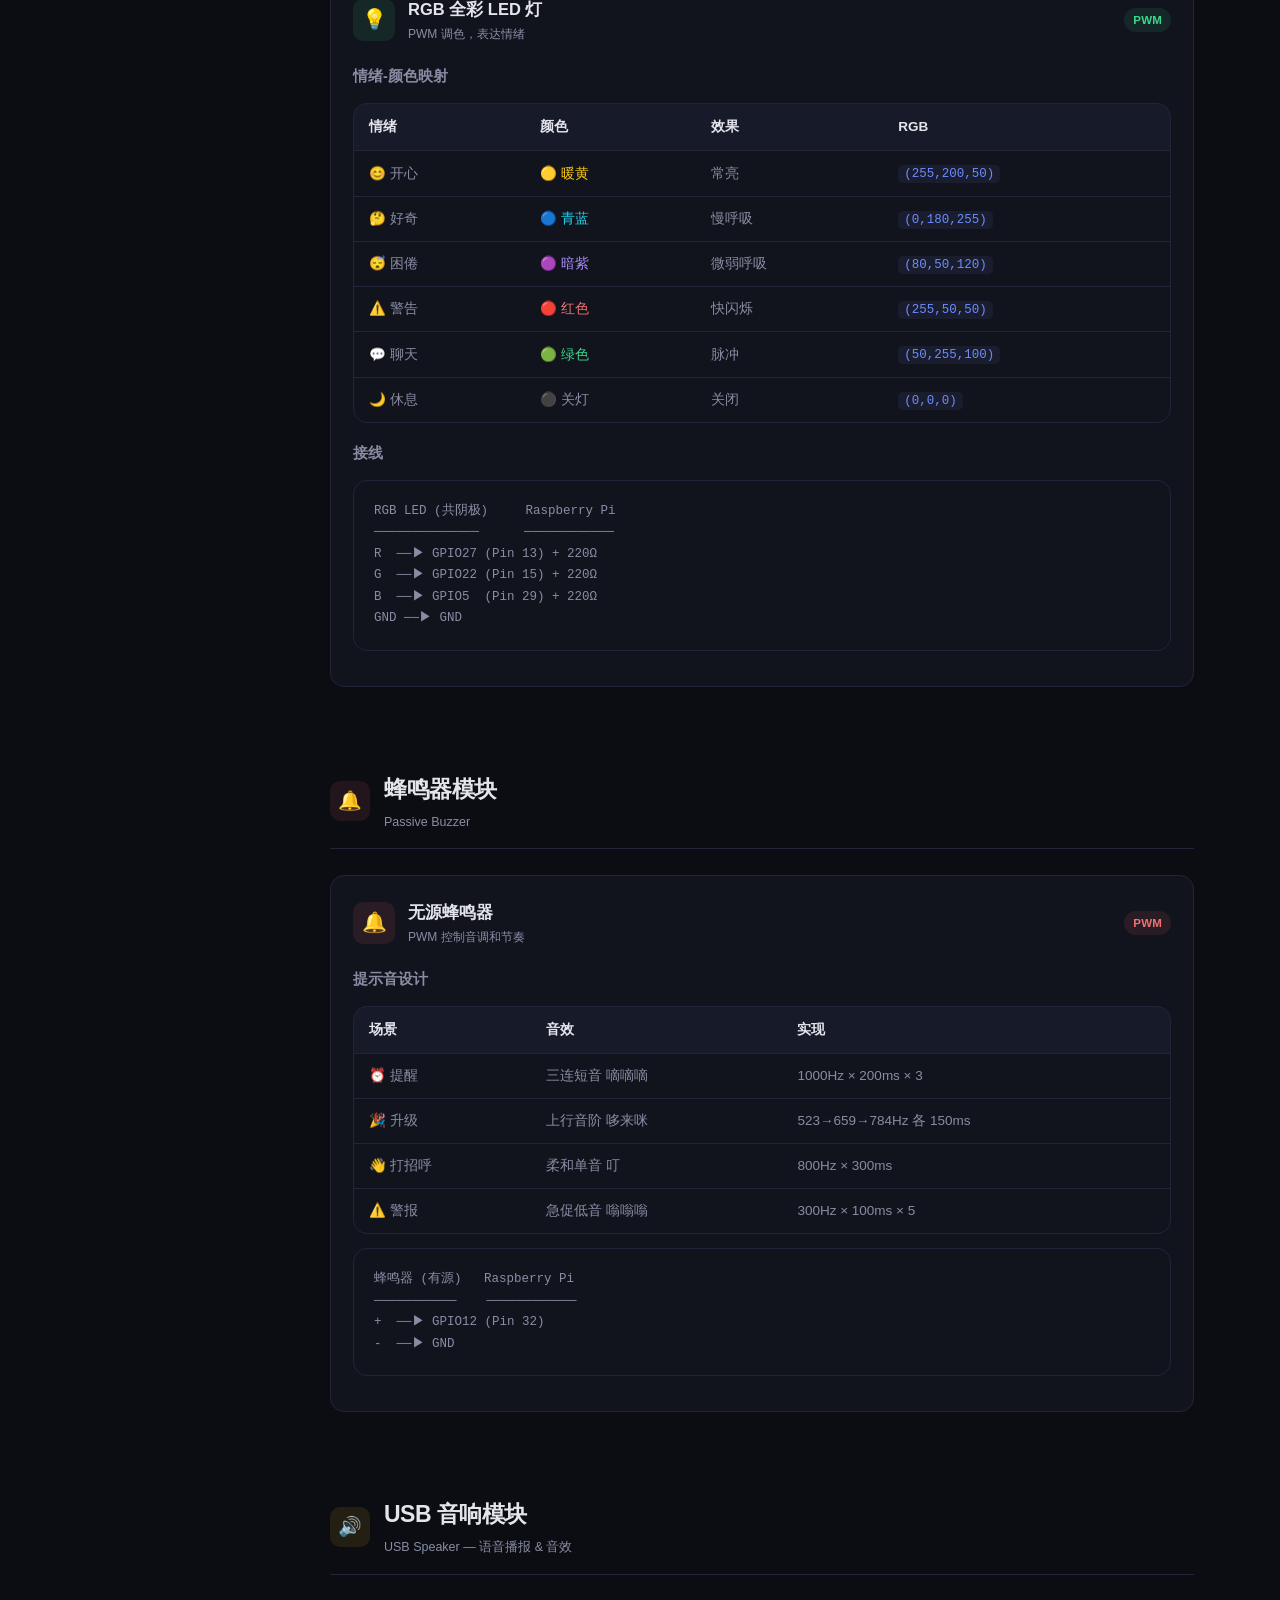
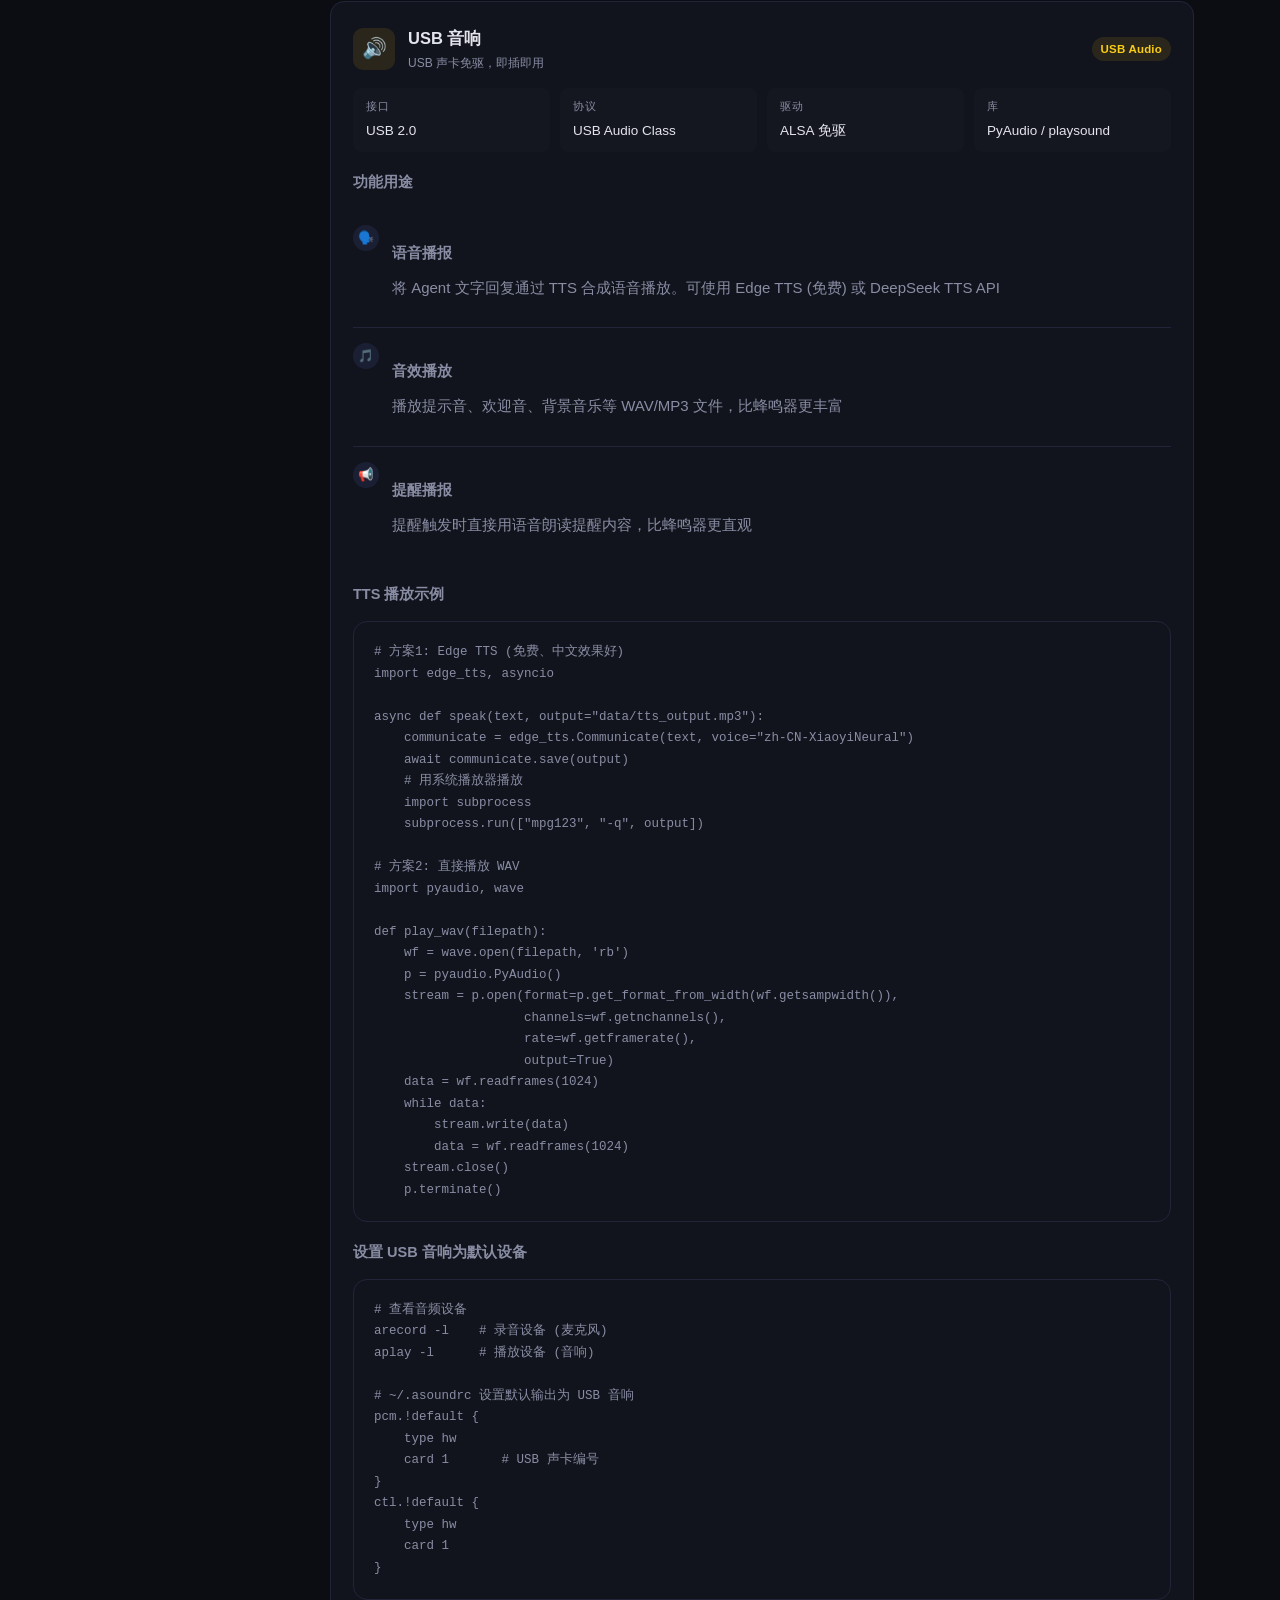
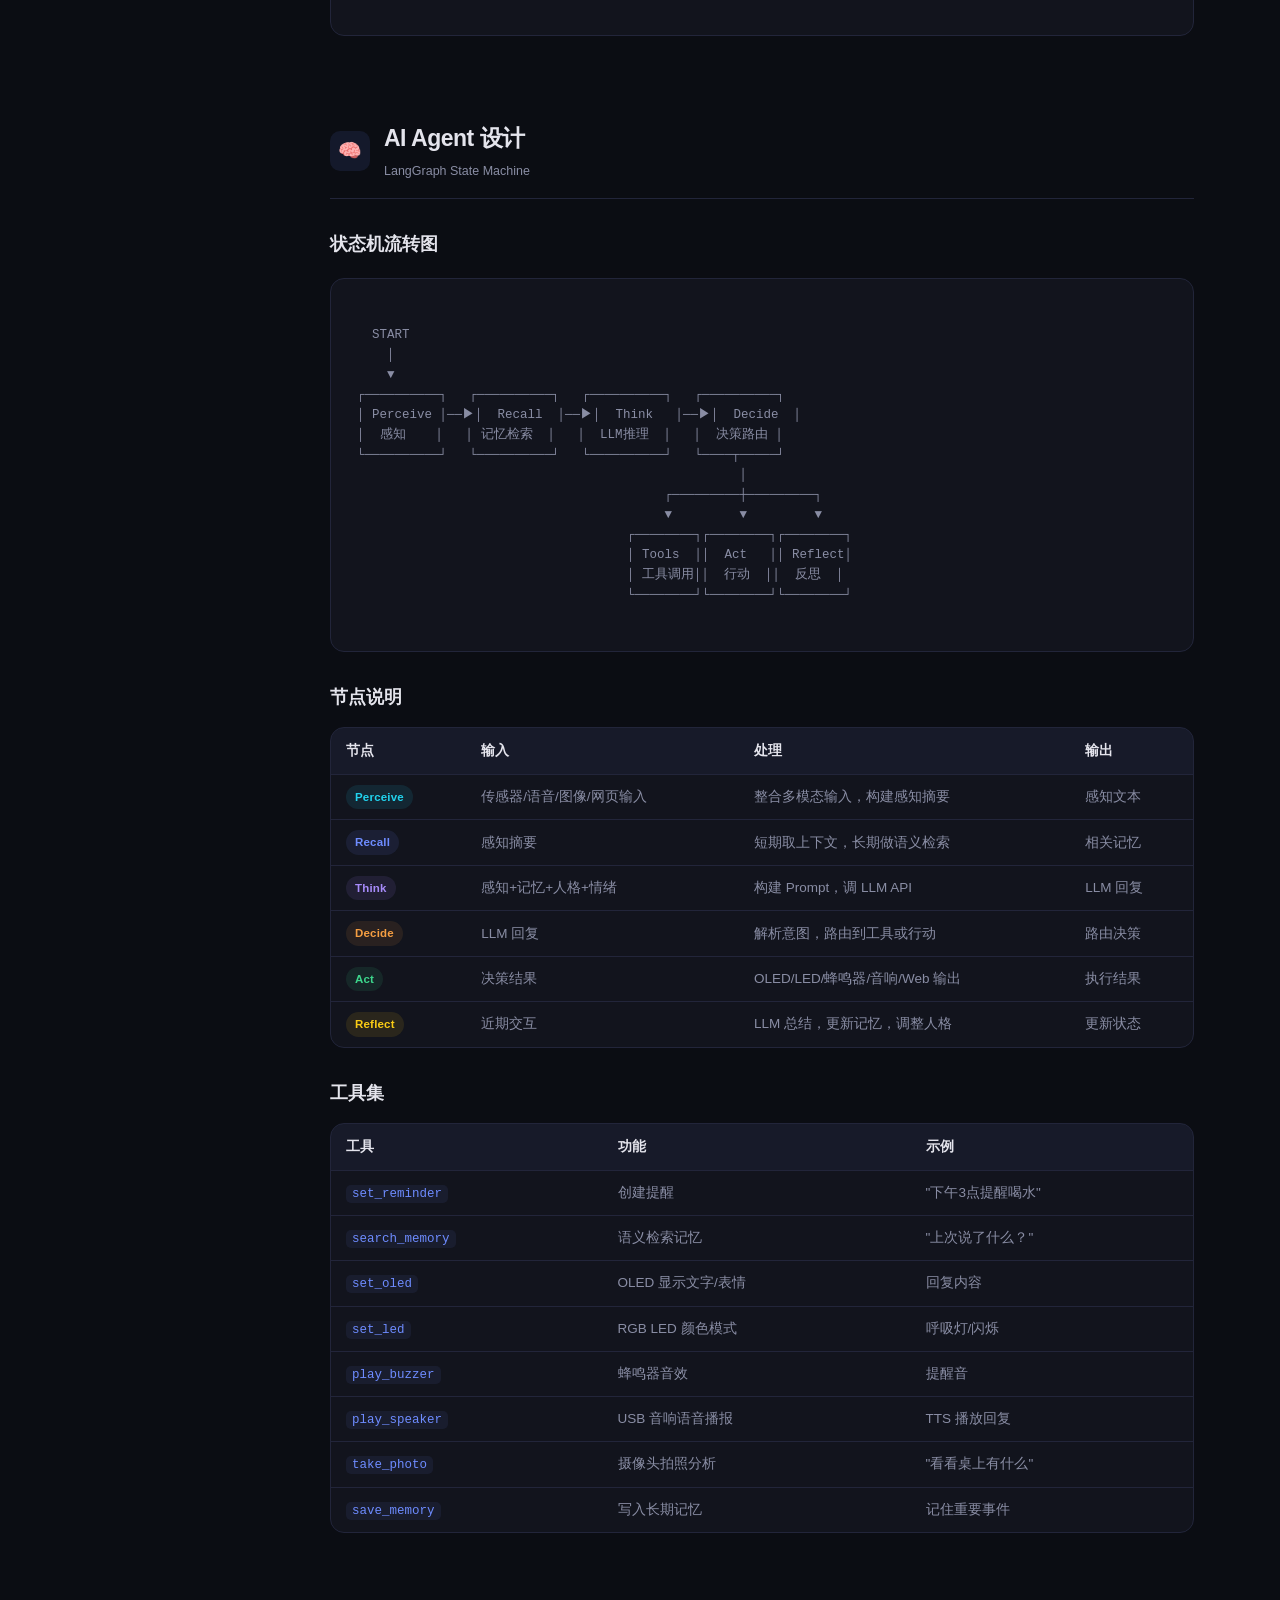
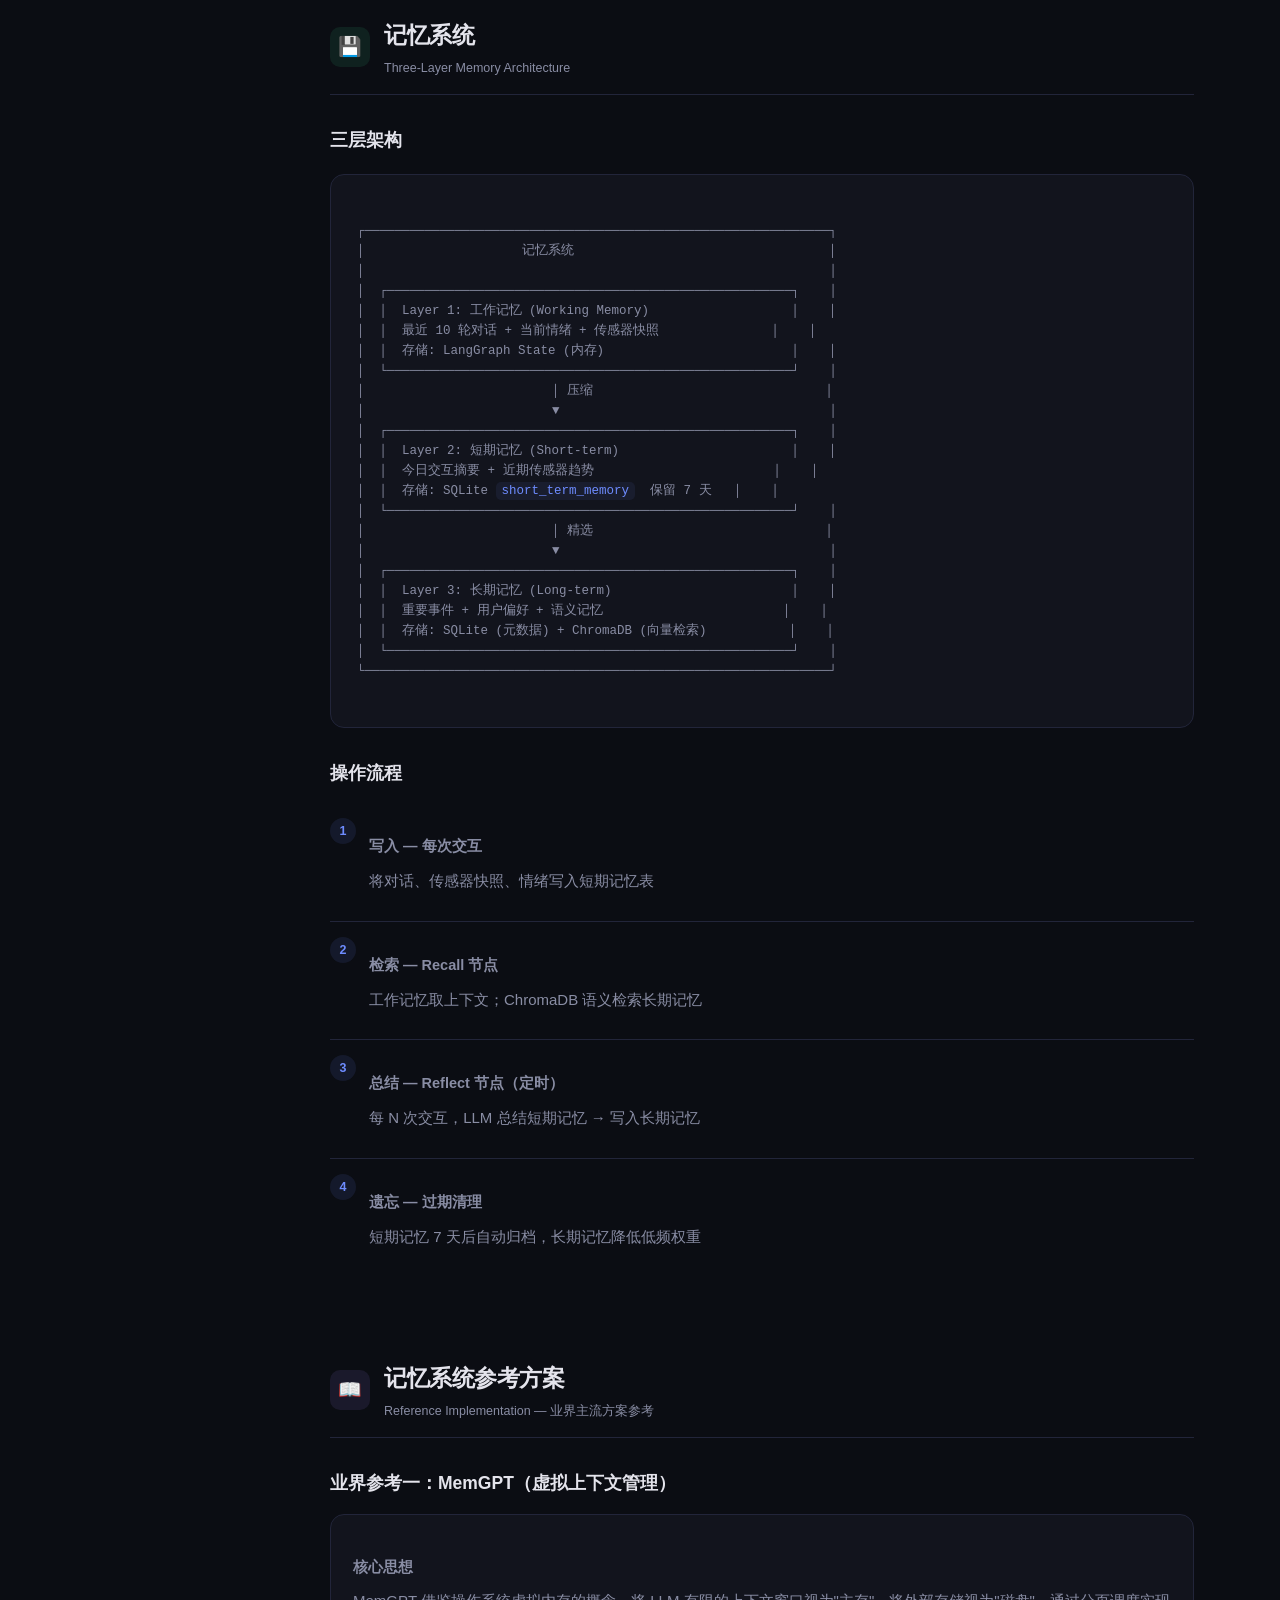
<file: docs/design.html>
<!DOCTYPE html>
<html lang="zh-CN">
<head>
    <meta charset="UTF-8">
    <meta name="viewport" content="width=device-width, initial-scale=1.0">
    <title>AI 桌宠 Agent — 项目设计说明文档</title>
    <style>
        :root {
            --sidebar-w: 272px;
            --bg: #0b0d13;
            --surface: #12141d;
            --surface2: #181b27;
            --border: #22253a;
            --text: #e4e4ec;
            --text2: #898da4;
            --accent: #6e8cff;
            --accent-s: rgba(110,140,255,.10);
            --green: #3dd68c;
            --green-s: rgba(61,214,140,.10);
            --orange: #f59e42;
            --orange-s: rgba(245,158,66,.10);
            --purple: #a78bfa;
            --purple-s: rgba(167,139,250,.10);
            --red: #f07171;
            --red-s: rgba(240,113,113,.10);
            --cyan: #22d3ee;
            --cyan-s: rgba(34,211,238,.10);
            --yellow: #facc15;
            --yellow-s: rgba(250,204,21,.10);
            --radius: 14px;
            --radius-s: 8px;
            --mono: 'JetBrains Mono','Fira Code','Consolas',monospace;
        }
        *{margin:0;padding:0;box-sizing:border-box}
        html{scroll-behavior:smooth;scroll-padding-top:32px}
        body{font-family:-apple-system,BlinkMacSystemFont,'Segoe UI','PingFang SC','Microsoft YaHei',sans-serif;background:var(--bg);color:var(--text);line-height:1.78;font-size:15px;display:flex;min-height:100vh}

        /* ── sidebar ── */
        .sidebar{position:fixed;top:0;left:0;width:var(--sidebar-w);height:100vh;background:var(--surface);border-right:1px solid var(--border);display:flex;flex-direction:column;z-index:100;overflow:hidden}
        .sidebar-hd{padding:26px 22px 18px;border-bottom:1px solid var(--border);flex-shrink:0}
        .sidebar-hd .logo{display:flex;align-items:center;gap:11px}
        .sidebar-hd .logo i{width:38px;height:38px;background:linear-gradient(135deg,var(--accent),var(--purple));border-radius:10px;display:flex;align-items:center;justify-content:center;font-size:19px;font-style:normal}
        .sidebar-hd h1{font-size:16.5px;font-weight:700;letter-spacing:-.3px}
        .sidebar-hd small{display:block;font-size:11.5px;color:var(--text2);margin-top:5px}
        .sidebar nav{flex:1;overflow-y:auto;padding:14px 10px}
        .nav-gp-t{font-size:10.5px;font-weight:700;text-transform:uppercase;letter-spacing:1.3px;color:var(--text2);padding:9px 12px 5px}
        .nav-l{display:flex;align-items:center;gap:9px;padding:8px 12px;border-radius:var(--radius-s);color:var(--text2);text-decoration:none;font-size:13px;cursor:pointer;transition:.15s}
        .nav-l:hover{background:var(--surface2);color:var(--text)}
        .nav-l.on{background:var(--accent-s);color:var(--accent);font-weight:600}
        .nav-l .ic{font-size:15px;width:20px;text-align:center;flex-shrink:0}

        /* ── main ── */
        .main{margin-left:var(--sidebar-w);flex:1;min-width:0;padding:44px 58px 100px;max-width:980px}
        .sec{margin-bottom:68px;padding-top:14px}
        .sec-hd{display:flex;align-items:center;gap:14px;margin-bottom:26px;padding-bottom:15px;border-bottom:1px solid var(--border)}
        .sec-hd .badge{width:40px;height:40px;border-radius:10px;display:flex;align-items:center;justify-content:center;font-size:19px;flex-shrink:0}
        .sec-hd h2{font-size:23px;font-weight:700;letter-spacing:-.5px}
        .sec-hd .sub{font-size:12.5px;color:var(--text2);margin-top:1px}
        h3{font-size:17.5px;font-weight:600;margin:30px 0 13px;display:flex;align-items:center;gap:7px}
        h4{font-size:14.5px;font-weight:600;margin:18px 0 8px;color:var(--text2)}
        p{margin-bottom:13px;color:var(--text2)}

        /* ── cards ── */
        .cg{display:grid;grid-template-columns:repeat(auto-fill,minmax(270px,1fr));gap:14px;margin:14px 0}
        .cg3{grid-template-columns:repeat(3,1fr)}
        .card{background:var(--surface);border:1px solid var(--border);border-radius:var(--radius);padding:20px;transition:.2s}
        .card:hover{border-color:rgba(110,140,255,.28)}
        .card .ci{width:36px;height:36px;border-radius:9px;display:flex;align-items:center;justify-content:center;font-size:17px;margin-bottom:12px}
        .card h4{margin:0 0 7px;color:var(--text);font-size:14.5px}
        .card p{font-size:13px;margin:0;line-height:1.6}

        /* ── table ── */
        .tw{overflow-x:auto;margin:14px 0;border:1px solid var(--border);border-radius:var(--radius);background:var(--surface)}
        table{width:100%;border-collapse:collapse;font-size:13.5px}
        thead th{background:rgba(110,140,255,.05);padding:11px 15px;text-align:left;font-weight:600;border-bottom:1px solid var(--border);white-space:nowrap}
        tbody td{padding:10px 15px;border-bottom:1px solid var(--border);color:var(--text2)}
        tbody tr:last-child td{border-bottom:none}
        tbody tr:hover{background:var(--surface2)}
        .tag{display:inline-flex;align-items:center;padding:2px 9px;border-radius:18px;font-size:11.5px;font-weight:600;letter-spacing:.2px}
        .t-b{background:var(--accent-s);color:var(--accent)}.t-g{background:var(--green-s);color:var(--green)}
        .t-o{background:var(--orange-s);color:var(--orange)}.t-p{background:var(--purple-s);color:var(--purple)}
        .t-r{background:var(--red-s);color:var(--red)}.t-c{background:var(--cyan-s);color:var(--cyan)}
        .t-y{background:var(--yellow-s);color:var(--yellow)}

        /* ── code ── */
        code{font-family:var(--mono);font-size:12.5px;background:rgba(110,140,255,.08);color:var(--accent);padding:2px 6px;border-radius:5px}
        pre{background:var(--surface);border:1px solid var(--border);border-radius:var(--radius);padding:20px;overflow-x:auto;margin:13px 0;font-family:var(--mono);font-size:12.5px;line-height:1.72;color:var(--text2)}
        pre code{background:none;padding:0;color:inherit}

        /* ── diagram ── */
        .dbox{background:var(--surface);border:1px solid var(--border);border-radius:var(--radius);padding:26px;margin:18px 0;overflow-x:auto;font-family:var(--mono);font-size:12.5px;line-height:1.6;color:var(--text2);white-space:pre}

        /* ── flow ── */
        .fl{list-style:none;padding:0;margin:14px 0}
        .fl li{display:flex;gap:13px;padding:13px 0;border-bottom:1px solid var(--border)}
        .fl li:last-child{border-bottom:none}
        .fn{width:26px;height:26px;background:var(--accent-s);color:var(--accent);border-radius:50%;display:flex;align-items:center;justify-content:center;font-size:12.5px;font-weight:700;flex-shrink:0;margin-top:2px}

        /* ── callout ── */
        .co{border-radius:var(--radius);padding:15px 18px;margin:14px 0;font-size:13.5px;display:flex;gap:11px;align-items:flex-start}
        .co .coi{font-size:17px;flex-shrink:0;margin-top:1px}
        .co-info{background:var(--accent-s);border:1px solid rgba(110,140,255,.18);color:var(--accent)}
        .co-warn{background:var(--orange-s);border:1px solid rgba(245,158,66,.18);color:var(--orange)}
        .co-ok{background:var(--green-s);border:1px solid rgba(61,214,140,.18);color:var(--green)}

        /* ── timeline ── */
        .tl{margin:18px 0}
        .tl-item{display:flex;gap:15px;padding:15px 0;position:relative}
        .tl-item::before{content:'';position:absolute;left:15px;top:42px;bottom:-15px;width:2px;background:var(--border)}
        .tl-item:last-child::before{display:none}
        .tl-dot{width:30px;height:30px;border-radius:50%;display:flex;align-items:center;justify-content:center;font-size:13px;font-weight:700;flex-shrink:0;position:relative;z-index:1}
        .tl-body h4{margin:0 0 3px;color:var(--text);font-size:13.5px}
        .tl-body p{margin:0;font-size:12.5px}
        .tl-body .tl-t{font-size:11.5px;color:var(--accent);font-weight:600;margin-bottom:3px}

        /* ── hw card ── */
        .hw{background:var(--surface);border:1px solid var(--border);border-radius:var(--radius);padding:22px;margin:14px 0}
        .hw-hd{display:flex;align-items:center;gap:13px;margin-bottom:14px}
        .hw-hd .hw-i{width:42px;height:42px;border-radius:10px;display:flex;align-items:center;justify-content:center;font-size:20px;flex-shrink:0}
        .hw-hd h3{margin:0;font-size:16.5px}
        .hw-hd .hw-t{margin-left:auto}
        .specs{display:grid;grid-template-columns:repeat(auto-fill,minmax(190px,1fr));gap:10px;margin:12px 0}
        .sp{background:rgba(255,255,255,.015);border-radius:var(--radius-s);padding:9px 13px}
        .sp .lb{font-size:10.5px;color:var(--text2);text-transform:uppercase;letter-spacing:.7px;margin-bottom:3px}
        .sp .vl{font-size:13.5px;color:var(--text);font-weight:500}

        /* ── stats ── */
        .stats{display:grid;grid-template-columns:repeat(4,1fr);gap:14px;margin:18px 0}
        .stat{background:var(--surface);border:1px solid var(--border);border-radius:var(--radius);padding:18px;text-align:center}
        .stat .sv{font-size:26px;font-weight:800;letter-spacing:-1px}
        .stat .sl{font-size:11.5px;color:var(--text2);margin-top:3px}

        /* ── wireframe ── */
        .wf{background:var(--surface2);border:1px solid var(--border);border-radius:var(--radius);padding:24px;margin:18px 0;font-family:var(--mono);font-size:11.5px;line-height:1.55;color:var(--text2);white-space:pre;overflow-x:auto}

        hr{border:none;border-top:1px solid var(--border);margin:30px 0}
        @media(max-width:1024px){.main{padding:30px 26px 70px}.cg3{grid-template-columns:repeat(2,1fr)}}
        @media(max-width:768px){.sidebar{transform:translateX(-100%);transition:.3s}.sidebar.open{transform:translateX(0)}.main{margin-left:0;padding:20px 14px 60px}.cg3,.cg{grid-template-columns:1fr}.specs{grid-template-columns:1fr}.stats{grid-template-columns:repeat(2,1fr)}}
        ::-webkit-scrollbar{width:5px}::-webkit-scrollbar-track{background:transparent}::-webkit-scrollbar-thumb{background:var(--border);border-radius:3px}::-webkit-scrollbar-thumb:hover{background:var(--text2)}
    </style>
</head>
<body>

<!-- ══════════════════ SIDEBAR ══════════════════ -->
<aside class="sidebar" id="sidebar">
    <div class="sidebar-hd">
        <div class="logo"><i>🐾</i><h1>AI 桌宠 Agent</h1></div>
        <small>项目设计说明文档 v3.0</small>
    </div>
    <nav>
        <div class="nav-gp-t">概览</div>
        <a class="nav-l on" href="#overview" onclick="mkOn(this)"><span class="ic">📋</span>项目概述</a>
        <a class="nav-l" href="#arch" onclick="mkOn(this)"><span class="ic">🏗️</span>系统架构</a>
        <a class="nav-l" href="#stack" onclick="mkOn(this)"><span class="ic">🛠️</span>技术栈</a>
        <div class="nav-gp-t">硬件模块</div>
        <a class="nav-l" href="#hw-all" onclick="mkOn(this)"><span class="ic">📡</span>硬件总览</a>
        <a class="nav-l" href="#hw-temp" onclick="mkOn(this)"><span class="ic">🌡️</span>温度传感器</a>
        <a class="nav-l" href="#hw-humi" onclick="mkOn(this)"><span class="ic">💧</span>DHT11 湿度</a>
        <a class="nav-l" href="#hw-cam" onclick="mkOn(this)"><span class="ic">📷</span>USB 摄像头</a>
        <a class="nav-l" href="#hw-mic" onclick="mkOn(this)"><span class="ic">🎤</span>INMP441 麦克风</a>
        <a class="nav-l" href="#hw-oled" onclick="mkOn(this)"><span class="ic">🖥️</span>OLED 显示</a>
        <a class="nav-l" href="#hw-led" onclick="mkOn(this)"><span class="ic">💡</span>RGB LED</a>
        <a class="nav-l" href="#hw-buz" onclick="mkOn(this)"><span class="ic">🔔</span>蜂鸣器</a>
        <a class="nav-l" href="#hw-spkr" onclick="mkOn(this)"><span class="ic">🔊</span>USB 音响</a>
        <div class="nav-gp-t">软件架构</div>
        <a class="nav-l" href="#sw-agent" onclick="mkOn(this)"><span class="ic">🧠</span>AI Agent</a>
        <a class="nav-l" href="#sw-mem" onclick="mkOn(this)"><span class="ic">💾</span>记忆系统</a>
        <a class="nav-l" href="#sw-mem-ref" onclick="mkOn(this)"><span class="ic">📖</span>记忆参考方案</a>
        <a class="nav-l" href="#sw-sense" onclick="mkOn(this)"><span class="ic">👁️</span>感知系统</a>
        <a class="nav-l" href="#sw-mood" onclick="mkOn(this)"><span class="ic">🎭</span>情绪感知计算</a>
        <a class="nav-l" href="#sw-remind" onclick="mkOn(this)"><span class="ic">📅</span>提醒与规划</a>
        <div class="nav-gp-t">网页端</div>
        <a class="nav-l" href="#web-layout" onclick="mkOn(this)"><span class="ic">🖼️</span>页面布局</a>
        <a class="nav-l" href="#web-curves" onclick="mkOn(this)"><span class="ic">📈</span>数据曲线</a>
        <a class="nav-l" href="#web-api" onclick="mkOn(this)"><span class="ic">🔌</span>API 接口</a>
        <div class="nav-gp-t">工程实施</div>
        <a class="nav-l" href="#proj-tree" onclick="mkOn(this)"><span class="ic">📁</span>项目结构</a>
        <a class="nav-l" href="#proj-db" onclick="mkOn(this)"><span class="ic">🗃️</span>数据库</a>
        <a class="nav-l" href="#proj-plan" onclick="mkOn(this)"><span class="ic">📆</span>开发计划</a>
        <a class="nav-l" href="#proj-risk" onclick="mkOn(this)"><span class="ic">⚠️</span>风险对策</a>
    </nav>
</aside>

<!-- ══════════════════ MAIN ══════════════════ -->
<main class="main">

<!-- ────────── 项目概述 ────────── -->
<section class="sec" id="overview">
    <div class="sec-hd">
        <div class="badge" style="background:var(--accent-s)">📋</div>
        <div><h2>项目概述</h2><div class="sub">Project Overview</div></div>
    </div>
    <p>本项目以 <strong>Raspberry Pi</strong> 为硬件实体，构建一个具备多模态感知、三层记忆系统、提醒规划能力的 AI 桌宠智能体。桌宠通过 OLED 展示表情与文字、RGB LED 表达情绪色彩、蜂鸣器/USB 音响发出提示音，同时通过麦克风接收语音、摄像头捕获画面，传感器感知环境。提供 Web 网页端实现远程对话、数据看板、摄像头画面实时查看和记忆回顾。</p>

    <h3>🎯 核心能力</h3>
    <div class="cg">
        <div class="card"><div class="ci" style="background:var(--cyan-s)">👁️</div><h4>多模态感知</h4><p>温湿度、光照、语音、图像全方位环境感知</p></div>
        <div class="card"><div class="ci" style="background:var(--green-s)">💾</div><h4>三层记忆</h4><p>工作记忆 → 短期记忆 → 长期记忆，语义检索</p></div>
        <div class="card"><div class="ci" style="background:var(--orange-s)">📅</div><h4>提醒规划</h4><p>定时 / 周期 / 条件提醒，主动关怀</p></div>
        <div class="card"><div class="ci" style="background:var(--purple-s)">🌐</div><h4>网页交互</h4><p>AI 对话 + 实时摄像头 + 数据看板 + 记忆回顾</p></div>
        <div class="card"><div class="ci" style="background:var(--accent-s)">🧠</div><h4>智能推理</h4><p>LangGraph 状态机 + LLM API，感知→思考→行动</p></div>
        <div class="card"><div class="ci" style="background:var(--red-s)">🔊</div><h4>多通道输出</h4><p>OLED + LED + 蜂鸣器 + 音响，丰富交互</p></div>
    </div>

    <h3>📊 项目规模</h3>
    <div class="stats">
        <div class="stat"><div class="sv" style="color:var(--accent)">9</div><div class="stat-label">硬件模块</div></div>
        <div class="stat"><div class="sv" style="color:var(--green)">5</div><div class="stat-label">软件子系统</div></div>
        <div class="stat"><div class="sv" style="color:var(--orange)">14+</div><div class="stat-label">API 接口</div></div>
        <div class="stat"><div class="sv" style="color:var(--purple)">3~4</div><div class="stat-label">开发周期（周）</div></div>
    </div>
</section>

<!-- ────────── 系统架构 ────────── -->
<section class="sec" id="arch">
    <div class="sec-hd">
        <div class="badge" style="background:var(--green-s)">🏗️</div>
        <div><h2>系统架构</h2><div class="sub">System Architecture</div></div>
    </div>

    <h3>整体架构图</h3>
    <div class="dbox">
┌───────────────────────────────────────────────────────────────────────┐
│                         Raspberry Pi 4B                                │
│                                                                       │
│  ┌──────────────────── 感知层 ────────────────────────┐               │
│  │                                                     │               │
│  │  ┌────────┐ ┌────────┐ ┌────────┐ ┌────────────┐  │               │
│  │  │ 温度   │ │ DHT11  │ │  USB   │ │ INMP441 ×2 │  │               │
│  │  │ 传感器 │ │ 湿度   │ │ 摄像头 │ │ 双声道麦克风│  │               │
│  │  └───┬────┘ └───┬────┘ └───┬────┘ └─────┬──────┘  │               │
│  │      └──────┬────┴─────────┘─────────────┘         │               │
│  └─────────────┼──────────────────────────────────────┘               │
│                ▼                                                      │
│  ┌──────────────────── 处理层 ────────────────────────┐               │
│  │                                                     │               │
│  │  ┌──────────────────────────────────────────────┐  │               │
│  │  │            LangGraph Agent 状态机              │  │               │
│  │  │  Perceive ─▶ Recall ─▶ Think ─▶ Decide ─▶ Act│  │               │
│  │  └──────────────────────────────────────────────┘  │               │
│  │                                                     │               │
│  │  ┌──────────┐ ┌──────────┐ ┌──────────────────┐   │               │
│  │  │ 记忆系统  │ │ 提醒调度  │ │ DeepSeek API     │   │               │
│  │  │SQLite+Chroma│APScheduler│ │ (LLM/Whisper/VL)│   │               │
│  │  └──────────┘ └──────────┘ └──────────────────┘   │               │
│  └─────────────────────────────────────────────────────┘               │
│                │                                                      │
│  ┌─────────────┼──────── 输出层 ──────────────────────┐               │
│  │             ▼                                       │               │
│  │  ┌──────┐┌──────┐┌──────┐┌──────┐┌──────────────┐ │               │
│  │  │ OLED ││RGB LED││蜂鸣器││USB音响││ FastAPI Web  │ │               │
│  │  └──────┘└──────┘└──────┘└──────┘└──────┬───────┘ │               │
│  └─────────────────────────────────────────┼──────────┘               │
└────────────────────────────────────────────┼──────────────────────────┘
                                             │ HTTP / WebSocket
                                             ▼
                                ┌────────────────────────┐
                                │      浏览器网页端       │
                                │ AI 对话 │ 摄像头画面    │
                                │ 数据看板 │ 记忆回顾     │
                                └────────────────────────┘
    </div>

    <h3>进程模型</h3>
    <div class="tw">
        <table>
            <thead><tr><th>服务</th><th>职责</th><th>通信</th></tr></thead>
            <tbody>
                <tr><td><code>agent_loop</code></td><td>LangGraph 主循环：感知→思考→行动</td><td>直接调用各模块</td></tr>
                <tr><td><code>web_server</code></td><td>FastAPI HTTP + WebSocket 服务</td><td>HTTP / WS（局域网）</td></tr>
                <tr><td><code>scheduler</code></td><td>APScheduler 提醒触发、定期反思</td><td>事件回调</td></tr>
                <tr><td><code>sensor_poll</code></td><td>传感器定时轮询 + 摄像头流</td><td>共享 SQLite</td></tr>
            </tbody>
        </table>
    </div>
</section>

<!-- ────────── 技术栈 ────────── -->
<section class="sec" id="stack">
    <div class="sec-hd">
        <div class="badge" style="background:var(--orange-s)">🛠️</div>
        <div><h2>技术栈</h2><div class="sub">Technology Stack</div></div>
    </div>
    <div class="tw">
        <table>
            <thead><tr><th>层级</th><th>技术</th><th>说明</th><th>版本</th></tr></thead>
            <tbody>
                <tr><td><span class="tag t-b">Agent</span></td><td>LangGraph</td><td>有向图状态机，支持循环/条件路由/持久化</td><td>≥0.2</td></tr>
                <tr><td><span class="tag t-b">基础</span></td><td>LangChain Core</td><td>消息类型、工具定义、Prompt 模板</td><td>≥0.3</td></tr>
                <tr><td><span class="tag t-g">LLM</span></td><td>DeepSeek API</td><td>OpenAI 兼容，国内低延迟低成本</td><td>v3/R1</td></tr>
                <tr><td><span class="tag t-g">多模态</span></td><td>DeepSeek-VL / Qwen-VL</td><td>摄像头图像语义理解</td><td>API</td></tr>
                <tr><td><span class="tag t-p">语音</span></td><td>Whisper (tiny/base)</td><td>语音转文字，可本地或 API</td><td>-</td></tr>
                <tr><td><span class="tag t-p">音频</span></td><td>PyAudio / sounddevice</td><td>I2S 麦克风采集 + USB 音响播放</td><td>-</td></tr>
                <tr><td><span class="tag t-o">Web</span></td><td>FastAPI + Uvicorn</td><td>异步 HTTP + WebSocket</td><td>≥0.100</td></tr>
                <tr><td><span class="tag t-c">数据库</span></td><td>SQLite + ChromaDB</td><td>结构化数据 + 向量语义检索</td><td>-</td></tr>
                <tr><td><span class="tag t-y">硬件</span></td><td>luma.oled / RPi.GPIO</td><td>OLED、LED、蜂鸣器驱动</td><td>≥3.8</td></tr>
                <tr><td><span class="tag t-y">传感器</span></td><td>Adafruit 库</td><td>DHT11 湿度、DS18B20 温度</td><td>-</td></tr>
                <tr><td><span class="tag t-y">视觉</span></td><td>OpenCV headless</td><td>摄像头捕获、图像预处理</td><td>≥4.8</td></tr>
                <tr><td><span class="tag t-r">调度</span></td><td>APScheduler</td><td>提醒、定期反思、传感器轮询</td><td>≥3.10</td></tr>
                <tr><td><span class="tag t-r">前端</span></td><td>HTML + Tailwind + Chart.js</td><td>数据看板，CDN 引入</td><td>CDN</td></tr>
            </tbody>
        </table>
    </div>
    <div class="co co-info"><span class="coi">💡</span><div>所有 LLM 推理通过 API 调用，不在树莓派本地运行大模型。DeepSeek API 成本约 ¥0.001/千 token。Whisper tiny 模型仅 ~75MB，树莓派 4B 可本地运行。</div></div>
</section>

<!-- ────────── 硬件总览 ────────── -->
<section class="sec" id="hw-all">
    <div class="sec-hd">
        <div class="badge" style="background:var(--cyan-s)">📡</div>
        <div><h2>硬件总览</h2><div class="sub">Hardware Overview — 9 个模块</div></div>
    </div>

    <h3>硬件连接拓扑</h3>
    <div class="dbox" style="font-size:12px">
                         ┌──────────────────────────────────┐
                         │         Raspberry Pi 4B           │
                         │                                   │
    ┌────────────────────┤  USB                              │
    │    ┌───────────────┤    ├── USB 摄像头                  │
    │    │  ┌────────────┤    └── USB 音响                    │
    │    │  │            │                                   │
    │    │  │  ┌─────────┤  I2C (SDA/SCL)                   │
    │    │  │  │         │    ├── BH1750 光照 (可选)          │
    │    │  │  │         │    └── SSD1306 OLED               │
    │    │  │  │         │                                   │
    │    │  │  │  ┌──────┤  1-Wire                           │
    │    │  │  │  │      │    └── DS18B20 温度               │
    │    │  │  │  │      │                                   │
    │    │  │  │  │  ┌───┤  GPIO                            │
    │    │  │  │  │  │   │    ├── DHT11 湿度 (GPIO4)        │
    │    │  │  │  │  │   │    ├── RGB LED (GPIO17/27/22)    │
    │    │  │  │  │  │   │    └── 蜂鸣器 (GPIO12)           │
    │    │  │  │  │  │   │                                   │
    │    │  │  │  │  │ ┌─┤  I2S                             │
    │    │  │  │  │  │ │ │    ├── INMP441 #1 (声道L)        │
    │    │  │  │  │  │ │ │    └── INMP441 #2 (声道R)        │
    │    │  │  │  │  │ │ │                                   │
    │    │  │  │  │  │ │ │  WiFi ── 局域网 Web 端           │
    └────┘  └──┘  └──┘ └─┘──────────────────────────────────┘
     摄像头  音响   OLED  温度  湿度  LED  蜂鸣器  麦克风
    </div>

    <h3>接口汇总</h3>
    <div class="tw">
        <table>
            <thead><tr><th>模块</th><th>接口</th><th>引脚/端口</th><th>功能</th><th>I/O</th></tr></thead>
            <tbody>
                <tr><td>🌡️ DS18B20 温度</td><td>1-Wire</td><td>GPIO4 + 4.7kΩ</td><td>环境温度</td><td><span class="tag t-c">输入</span></td></tr>
                <tr><td>💧 DHT11 湿度</td><td>GPIO 单总线</td><td>GPIO17</td><td>环境湿度</td><td><span class="tag t-c">输入</span></td></tr>
                <tr><td>📷 USB 摄像头</td><td>USB 2.0</td><td>USB 口</td><td>图像采集/识别</td><td><span class="tag t-c">输入</span></td></tr>
                <tr><td>🎤 INMP441 ×2</td><td>I2S</td><td>I2S 排针</td><td>立体声录音</td><td><span class="tag t-c">输入</span></td></tr>
                <tr><td>🖥️ SSD1306 OLED</td><td>I2C</td><td>0x3C</td><td>表情/文字显示</td><td><span class="tag t-g">输出</span></td></tr>
                <tr><td>💡 RGB LED</td><td>GPIO PWM</td><td>GPIO27/22/5</td><td>情绪颜色</td><td><span class="tag t-g">输出</span></td></tr>
                <tr><td>🔔 蜂鸣器</td><td>GPIO</td><td>GPIO12</td><td>提示音</td><td><span class="tag t-g">输出</span></td></tr>
                <tr><td>🔊 USB 音响</td><td>USB Audio</td><td>USB 口</td><td>语音播报/音效</td><td><span class="tag t-g">输出</span></td></tr>
            </tbody>
        </table>
    </div>
</section>

<!-- ────────── 温度传感器 ────────── -->
<section class="sec" id="hw-temp">
    <div class="sec-hd">
        <div class="badge" style="background:var(--orange-s)">🌡️</div>
        <div><h2>温度传感器</h2><div class="sub">DS18B20 Digital Temperature Sensor</div></div>
    </div>
    <div class="hw">
        <div class="hw-hd">
            <div class="hw-i" style="background:var(--orange-s)">🌡️</div>
            <div><h3>DS18B20 防水温度传感器</h3><p style="font-size:12px;color:var(--text2);margin:0">数字温度传感器，1-Wire 协议，精度高</p></div>
            <span class="hw-t tag t-o">1-Wire</span>
        </div>
        <div class="specs">
            <div class="sp"><div class="lb">测量范围</div><div class="vl">-55°C ~ +125°C</div></div>
            <div class="sp"><div class="lb">精度</div><div class="vl">±0.5°C</div></div>
            <div class="sp"><div class="lb">分辨率</div><div class="vl">9~12 bit 可调</div></div>
            <div class="sp"><div class="lb">接口</div><div class="vl">1-Wire (GPIO4)</div></div>
        </div>
        <h4>功能用途</h4>
        <p>精确采集环境温度。温度异常时 Agent 触发情绪变化和提醒（如"太热了，注意防暑"），历史数据用于网页端趋势图表。</p>
        <h4>接线说明</h4>
        <pre><code>DS18B20       Raspberry Pi
─────────     ────────────
VCC(红线) ──▶ 3.3V (Pin 1)
DATA(黄线)──▶ GPIO4 (Pin 7) + 4.7kΩ 上拉电阻到 VCC
GND(黑线) ──▶ GND (Pin 6)</code></pre>
        <h4>启用 1-Wire</h4>
        <pre><code># /boot/config.txt
dtoverlay=w1-gpio,gpiopin=4

# 验证
ls /sys/bus/w1/devices/28-*/temperature</code></pre>
    </div>
</section>

<!-- ────────── DHT11 湿度 ────────── -->
<section class="sec" id="hw-humi">
    <div class="sec-hd">
        <div class="badge" style="background:var(--cyan-s)">💧</div>
        <div><h2>DHT11 湿度传感器</h2><div class="sub">DHT11 Digital Humidity Sensor</div></div>
    </div>
    <div class="hw">
        <div class="hw-hd">
            <div class="hw-i" style="background:var(--cyan-s)">💧</div>
            <div><h3>DHT11 数字湿度传感器</h3><p style="font-size:12px;color:var(--text2);margin:0">低成本数字湿度传感器，单总线通信</p></div>
            <span class="hw-t tag t-c">GPIO</span>
        </div>
        <div class="specs">
            <div class="sp"><div class="lb">湿度范围</div><div class="vl">20% ~ 90% RH</div></div>
            <div class="sp"><div class="lb">湿度精度</div><div class="vl">±5% RH</div></div>
            <div class="sp"><div class="lb">采样周期</div><div class="vl">≥ 1 秒</div></div>
            <div class="sp"><div class="lb">接口</div><div class="vl">GPIO17 单总线</div></div>
        </div>
        <h4>功能用途</h4>
        <p>采集环境湿度数据。湿度过高/过低时 Agent 表达感受（"空气好干"、"今天潮湿"），与温度数据配合做环境综合评估。</p>
        <h4>接线说明</h4>
        <pre><code>DHT11        Raspberry Pi
─────────    ────────────
VCC     ──▶  3.3V (Pin 1)
DATA    ──▶  GPIO17 (Pin 11) + 4.7kΩ 上拉电阻到 VCC
NC      ──▶  (空)
GND     ──▶  GND (Pin 9)</code></pre>
        <div class="co co-warn"><span class="coi">⚠️</span><div>DHT11 精度低于 DHT22，但对课设足够。注意 DATA 引脚不能与 DS18B20 共用同一个 GPIO，需分开接线。</div></div>
    </div>
</section>

<!-- ────────── USB 摄像头 ────────── -->
<section class="sec" id="hw-cam">
    <div class="sec-hd">
        <div class="badge" style="background:var(--purple-s)">📷</div>
        <div><h2>USB 摄像头</h2><div class="sub">USB Camera — 多模态视觉感知</div></div>
    </div>
    <div class="hw">
        <div class="hw-hd">
            <div class="hw-i" style="background:var(--purple-s)">📷</div>
            <div><h3>USB 免驱摄像头</h3><p style="font-size:12px;color:var(--text2);margin:0">UVC 兼容，即插即用</p></div>
            <span class="hw-t tag t-p">USB</span>
        </div>
        <div class="specs">
            <div class="sp"><div class="lb">协议</div><div class="vl">UVC 免驱</div></div>
            <div class="sp"><div class="lb">推荐分辨率</div><div class="vl">640×480</div></div>
            <div class="sp"><div class="lb">帧率</div><div class="vl">30fps</div></div>
            <div class="sp"><div class="lb">驱动库</div><div class="vl">OpenCV</div></div>
        </div>
        <h4>三大功能</h4>
        <ul class="fl">
            <li><span class="fn">👤</span><div><h4>人脸识别</h4><p>检测人脸出现，触发欢迎交互并写入记忆</p></div></li>
            <li><span class="fn">🔍</span><div><h4>场景理解</h4><p>将画面发送至多模态 LLM，获取场景描述</p></div></li>
            <li><span class="fn">📹</span><div><h4>网页直播</h4><p>MJPEG 流推送至网页端实时查看</p></div></li>
        </ul>
        <h4>网页端摄像头流</h4>
        <pre><code># FastAPI MJPEG 流接口
@app.get("/api/camera/stream")
async def camera_stream():
    async def generate():
        while True:
            ret, frame = cap.read()
            _, buf = cv2.imencode('.jpg', frame, [cv2.IMWRITE_JPEG_QUALITY, 70])
            yield (b'--frame\r\n'
                   b'Content-Type: image/jpeg\r\n\r\n' + buf.tobytes() + b'\r\n')
            await asyncio.sleep(0.05)  # ~20fps
    return StreamingResponse(generate(), media_type="multipart/x-mixed-replace; boundary=frame")

# 网页端使用
# &lt;img src="http://pi-ip:8000/api/camera/stream" /&gt;</code></pre>
    </div>
</section>

<!-- ────────── INMP441 麦克风 ────────── -->
<section class="sec" id="hw-mic">
    <div class="sec-hd">
        <div class="badge" style="background:var(--red-s)">🎤</div>
        <div><h2>INMP441 麦克风模块</h2><div class="sub">INMP441 I2S Digital Microphone ×2</div></div>
    </div>
    <div class="hw">
        <div class="hw-hd">
            <div class="hw-i" style="background:var(--red-s)">🎤</div>
            <div><h3>INMP441 全向数字麦克风 ×2</h3><p style="font-size:12px;color:var(--text2);margin:0">I2S 数字 MEMS 麦克风，双声道立体声采集</p></div>
            <span class="hw-t tag t-r">I2S</span>
        </div>
        <div class="specs">
            <div class="sp"><div class="lb">接口</div><div class="vl">I2S 数字音频</div></div>
            <div class="sp"><div class="lb">灵敏度</div><div class="vl">-26 dBFS</div></div>
            <div class="sp"><div class="lb">信噪比</div><div class="vl">61 dB</div></div>
            <div class="sp"><div class="lb">频率响应</div><div class="vl">60 Hz ~ 15 kHz</div></div>
            <div class="sp"><div class="lb">声道</div><div class="vl">L + R 双声道</div></div>
        </div>
        <h4>接线说明</h4>
        <pre><code>INMP441 #1 (左声道)       Raspberry Pi
─────────────────       ────────────
VDD  ──▶ 3.3V (Pin 1)
GND  ──▶ GND  (Pin 14)
WS   ──▶ GPIO19 (Pin 35)   [帧同步]
SCK  ──▶ GPIO18 (Pin 12)   [时钟]
SD   ──▶ GPIO20 (Pin 38)   [数据输出]
L/R  ──▶ GND               [选择左声道]

INMP441 #2 (右声道)       Raspberry Pi
─────────────────       ────────────
VDD  ──▶ 3.3V (Pin 17)
GND  ──▶ GND  (Pin 20)
WS   ──▶ GPIO19 (Pin 35)   [共享帧同步]
SCK  ──▶ GPIO18 (Pin 12)   [共享时钟]
SD   ──▶ GPIO20 (Pin 38)   [数据输出，两个麦克风共用]
L/R  ──▶ 3.3V              [选择右声道]</code></pre>
        <h4>处理流水线</h4>
        <div class="dbox" style="font-size:11.5px">
INMP441 #1 (L) ──┐
                  ├─▶ I2S 采集 (16kHz/16bit) ──▶ WAV 缓冲
INMP441 #2 (R) ──┘                                    │
                                                       ▼
                                              ┌──────────────┐
                                              │ Whisper 模型  │
                                              │  (tiny/base)  │
                                              └──────┬───────┘
                                                     ▼
                                              文字结果 ──▶ Agent Perceive
        </div>
        <div class="co co-info"><span class="coi">💡</span><div>双麦克风可实现简单的声源方向判断（左右声道音量差），增加交互趣味性。Whisper tiny 模型约 75MB，树莓派上短句推理 2-5 秒。</div></div>
    </div>
</section>

<!-- ────────── OLED 显示 ────────── -->
<section class="sec" id="hw-oled">
    <div class="sec-hd">
        <div class="badge" style="background:var(--accent-s)">🖥️</div>
        <div><h2>OLED 显示模块</h2><div class="sub">SSD1306 128×64 OLED Display</div></div>
    </div>
    <div class="hw">
        <div class="hw-hd">
            <div class="hw-i" style="background:var(--accent-s)">🖥️</div>
            <div><h3>SSD1306 OLED 显示屏</h3><p style="font-size:12px;color:var(--text2);margin:0">0.96寸 / 128×64 像素 / I2C 接口</p></div>
            <span class="hw-t tag t-b">I2C</span>
        </div>
        <div class="specs">
            <div class="sp"><div class="lb">分辨率</div><div class="vl">128 × 64 px</div></div>
            <div class="sp"><div class="lb">颜色</div><div class="vl">单色（白/蓝/黄蓝）</div></div>
            <div class="sp"><div class="lb">I2C 地址</div><div class="vl">0x3C</div></div>
            <div class="sp"><div class="lb">驱动库</div><div class="vl">luma.oled</div></div>
        </div>
        <h4>显示模式</h4>
        <div class="tw">
            <table>
                <thead><tr><th>模式</th><th>内容</th><th>触发条件</th></tr></thead>
                <tbody>
                    <tr><td>😊 表情</td><td>像素风表情（开心、好奇、困倦等）</td><td>默认状态</td></tr>
                    <tr><td>💬 对话</td><td>文字气泡，Agent 回复内容</td><td>用户对话时</td></tr>
                    <tr><td>📊 数据</td><td>温度、湿度轮显</td><td>定时切换</td></tr>
                    <tr><td>🔔 提醒</td><td>提醒图标 + 内容滚动</td><td>提醒触发</td></tr>
                    <tr><td>🎵 播放</td><td>音量/播放状态指示</td><td>音响播放时</td></tr>
                </tbody>
            </table>
        </div>
    </div>
</section>

<!-- ────────── RGB LED ────────── -->
<section class="sec" id="hw-led">
    <div class="sec-hd">
        <div class="badge" style="background:var(--green-s)">💡</div>
        <div><h2>RGB LED 模块</h2><div class="sub">RGB Full-Color LED — 情绪色彩</div></div>
    </div>
    <div class="hw">
        <div class="hw-hd">
            <div class="hw-i" style="background:var(--green-s)">💡</div>
            <div><h3>RGB 全彩 LED 灯</h3><p style="font-size:12px;color:var(--text2);margin:0">PWM 调色，表达情绪</p></div>
            <span class="hw-t tag t-g">PWM</span>
        </div>
        <h4>情绪-颜色映射</h4>
        <div class="tw">
            <table>
                <thead><tr><th>情绪</th><th>颜色</th><th>效果</th><th>RGB</th></tr></thead>
                <tbody>
                    <tr><td>😊 开心</td><td style="color:#facc15">🟡 暖黄</td><td>常亮</td><td><code>(255,200,50)</code></td></tr>
                    <tr><td>🤔 好奇</td><td style="color:#22d3ee">🔵 青蓝</td><td>慢呼吸</td><td><code>(0,180,255)</code></td></tr>
                    <tr><td>😴 困倦</td><td style="color:#a78bfa">🟣 暗紫</td><td>微弱呼吸</td><td><code>(80,50,120)</code></td></tr>
                    <tr><td>⚠️ 警告</td><td style="color:#f07171">🔴 红色</td><td>快闪烁</td><td><code>(255,50,50)</code></td></tr>
                    <tr><td>💬 聊天</td><td style="color:#3dd68c">🟢 绿色</td><td>脉冲</td><td><code>(50,255,100)</code></td></tr>
                    <tr><td>🌙 休息</td><td>⚫ 关灯</td><td>关闭</td><td><code>(0,0,0)</code></td></tr>
                </tbody>
            </table>
        </div>
        <h4>接线</h4>
        <pre><code>RGB LED (共阴极)     Raspberry Pi
──────────────      ────────────
R  ──▶ GPIO27 (Pin 13) + 220Ω
G  ──▶ GPIO22 (Pin 15) + 220Ω
B  ──▶ GPIO5  (Pin 29) + 220Ω
GND ──▶ GND</code></pre>
    </div>
</section>

<!-- ────────── 蜂鸣器 ────────── -->
<section class="sec" id="hw-buz">
    <div class="sec-hd">
        <div class="badge" style="background:var(--red-s)">🔔</div>
        <div><h2>蜂鸣器模块</h2><div class="sub">Passive Buzzer</div></div>
    </div>
    <div class="hw">
        <div class="hw-hd">
            <div class="hw-i" style="background:var(--red-s)">🔔</div>
            <div><h3>无源蜂鸣器</h3><p style="font-size:12px;color:var(--text2);margin:0">PWM 控制音调和节奏</p></div>
            <span class="hw-t tag t-r">PWM</span>
        </div>
        <h4>提示音设计</h4>
        <div class="tw">
            <table>
                <thead><tr><th>场景</th><th>音效</th><th>实现</th></tr></thead>
                <tbody>
                    <tr><td>⏰ 提醒</td><td>三连短音 嘀嘀嘀</td><td>1000Hz × 200ms × 3</td></tr>
                    <tr><td>🎉 升级</td><td>上行音阶 哆来咪</td><td>523→659→784Hz 各 150ms</td></tr>
                    <tr><td>👋 打招呼</td><td>柔和单音 叮</td><td>800Hz × 300ms</td></tr>
                    <tr><td>⚠️ 警报</td><td>急促低音 嗡嗡嗡</td><td>300Hz × 100ms × 5</td></tr>
                </tbody>
            </table>
        </div>
        <pre><code>蜂鸣器 (有源)   Raspberry Pi
───────────    ────────────
+  ──▶ GPIO12 (Pin 32)
-  ──▶ GND</code></pre>
    </div>
</section>

<!-- ────────── USB 音响 ────────── -->
<section class="sec" id="hw-spkr">
    <div class="sec-hd">
        <div class="badge" style="background:var(--yellow-s)">🔊</div>
        <div><h2>USB 音响模块</h2><div class="sub">USB Speaker — 语音播报 &amp; 音效</div></div>
    </div>
    <div class="hw">
        <div class="hw-hd">
            <div class="hw-i" style="background:var(--yellow-s)">🔊</div>
            <div><h3>USB 音响</h3><p style="font-size:12px;color:var(--text2);margin:0">USB 声卡免驱，即插即用</p></div>
            <span class="hw-t tag t-y">USB Audio</span>
        </div>
        <div class="specs">
            <div class="sp"><div class="lb">接口</div><div class="vl">USB 2.0</div></div>
            <div class="sp"><div class="lb">协议</div><div class="vl">USB Audio Class</div></div>
            <div class="sp"><div class="lb">驱动</div><div class="vl">ALSA 免驱</div></div>
            <div class="sp"><div class="lb">库</div><div class="vl">PyAudio / playsound</div></div>
        </div>
        <h4>功能用途</h4>
        <ul class="fl">
            <li><span class="fn">🗣️</span><div><h4>语音播报</h4><p>将 Agent 文字回复通过 TTS 合成语音播放。可使用 Edge TTS (免费) 或 DeepSeek TTS API</p></div></li>
            <li><span class="fn">🎵</span><div><h4>音效播放</h4><p>播放提示音、欢迎音、背景音乐等 WAV/MP3 文件，比蜂鸣器更丰富</p></div></li>
            <li><span class="fn">📢</span><div><h4>提醒播报</h4><p>提醒触发时直接用语音朗读提醒内容，比蜂鸣器更直观</p></div></li>
        </ul>
        <h4>TTS 播放示例</h4>
        <pre><code># 方案1: Edge TTS (免费、中文效果好)
import edge_tts, asyncio

async def speak(text, output="data/tts_output.mp3"):
    communicate = edge_tts.Communicate(text, voice="zh-CN-XiaoyiNeural")
    await communicate.save(output)
    # 用系统播放器播放
    import subprocess
    subprocess.run(["mpg123", "-q", output])

# 方案2: 直接播放 WAV
import pyaudio, wave

def play_wav(filepath):
    wf = wave.open(filepath, 'rb')
    p = pyaudio.PyAudio()
    stream = p.open(format=p.get_format_from_width(wf.getsampwidth()),
                    channels=wf.getnchannels(),
                    rate=wf.getframerate(),
                    output=True)
    data = wf.readframes(1024)
    while data:
        stream.write(data)
        data = wf.readframes(1024)
    stream.close()
    p.terminate()</code></pre>
        <h4>设置 USB 音响为默认设备</h4>
        <pre><code># 查看音频设备
arecord -l    # 录音设备 (麦克风)
aplay -l      # 播放设备 (音响)

# ~/.asoundrc 设置默认输出为 USB 音响
pcm.!default {
    type hw
    card 1       # USB 声卡编号
}
ctl.!default {
    type hw
    card 1
}</code></pre>
    </div>
</section>

<!-- ────────── AI Agent ────────── -->
<section class="sec" id="sw-agent">
    <div class="sec-hd">
        <div class="badge" style="background:var(--accent-s)">🧠</div>
        <div><h2>AI Agent 设计</h2><div class="sub">LangGraph State Machine</div></div>
    </div>

    <h3>状态机流转图</h3>
    <div class="dbox">
  START
    │
    ▼
┌──────────┐   ┌──────────┐   ┌──────────┐   ┌──────────┐
│ Perceive │──▶│  Recall  │──▶│  Think   │──▶│  Decide  │
│  感知    │   │ 记忆检索  │   │  LLM推理  │   │  决策路由 │
└──────────┘   └──────────┘   └──────────┘   └────┬─────┘
                                                   │
                                         ┌─────────┼─────────┐
                                         ▼         ▼         ▼
                                    ┌────────┐┌────────┐┌────────┐
                                    │ Tools  ││  Act   ││ Reflect│
                                    │ 工具调用││  行动  ││  反思  │
                                    └────────┘└────────┘└────────┘
    </div>

    <h3>节点说明</h3>
    <div class="tw">
        <table>
            <thead><tr><th>节点</th><th>输入</th><th>处理</th><th>输出</th></tr></thead>
            <tbody>
                <tr><td><span class="tag t-c">Perceive</span></td><td>传感器/语音/图像/网页输入</td><td>整合多模态输入，构建感知摘要</td><td>感知文本</td></tr>
                <tr><td><span class="tag t-b">Recall</span></td><td>感知摘要</td><td>短期取上下文，长期做语义检索</td><td>相关记忆</td></tr>
                <tr><td><span class="tag t-p">Think</span></td><td>感知+记忆+人格+情绪</td><td>构建 Prompt，调 LLM API</td><td>LLM 回复</td></tr>
                <tr><td><span class="tag t-o">Decide</span></td><td>LLM 回复</td><td>解析意图，路由到工具或行动</td><td>路由决策</td></tr>
                <tr><td><span class="tag t-g">Act</span></td><td>决策结果</td><td>OLED/LED/蜂鸣器/音响/Web 输出</td><td>执行结果</td></tr>
                <tr><td><span class="tag t-y">Reflect</span></td><td>近期交互</td><td>LLM 总结，更新记忆，调整人格</td><td>更新状态</td></tr>
            </tbody>
        </table>
    </div>

    <h3>工具集</h3>
    <div class="tw">
        <table>
            <thead><tr><th>工具</th><th>功能</th><th>示例</th></tr></thead>
            <tbody>
                <tr><td><code>set_reminder</code></td><td>创建提醒</td><td>"下午3点提醒喝水"</td></tr>
                <tr><td><code>search_memory</code></td><td>语义检索记忆</td><td>"上次说了什么？"</td></tr>
                <tr><td><code>set_oled</code></td><td>OLED 显示文字/表情</td><td>回复内容</td></tr>
                <tr><td><code>set_led</code></td><td>RGB LED 颜色模式</td><td>呼吸灯/闪烁</td></tr>
                <tr><td><code>play_buzzer</code></td><td>蜂鸣器音效</td><td>提醒音</td></tr>
                <tr><td><code>play_speaker</code></td><td>USB 音响语音播报</td><td>TTS 播放回复</td></tr>
                <tr><td><code>take_photo</code></td><td>摄像头拍照分析</td><td>"看看桌上有什么"</td></tr>
                <tr><td><code>save_memory</code></td><td>写入长期记忆</td><td>记住重要事件</td></tr>
            </tbody>
        </table>
    </div>
</section>

<!-- ────────── 记忆系统 ────────── -->
<section class="sec" id="sw-mem">
    <div class="sec-hd">
        <div class="badge" style="background:var(--green-s)">💾</div>
        <div><h2>记忆系统</h2><div class="sub">Three-Layer Memory Architecture</div></div>
    </div>

    <h3>三层架构</h3>
    <div class="dbox">
┌──────────────────────────────────────────────────────────────┐
│                     记忆系统                                  │
│                                                              │
│  ┌──────────────────────────────────────────────────────┐    │
│  │  Layer 1: 工作记忆 (Working Memory)                   │    │
│  │  最近 10 轮对话 + 当前情绪 + 传感器快照               │    │
│  │  存储: LangGraph State (内存)                         │    │
│  └──────────────────────────────────────────────────────┘    │
│                         │ 压缩                               │
│                         ▼                                    │
│  ┌──────────────────────────────────────────────────────┐    │
│  │  Layer 2: 短期记忆 (Short-term)                       │    │
│  │  今日交互摘要 + 近期传感器趋势                        │    │
│  │  存储: SQLite <code>short_term_memory</code>  保留 7 天   │    │
│  └──────────────────────────────────────────────────────┘    │
│                         │ 精选                               │
│                         ▼                                    │
│  ┌──────────────────────────────────────────────────────┐    │
│  │  Layer 3: 长期记忆 (Long-term)                        │    │
│  │  重要事件 + 用户偏好 + 语义记忆                        │    │
│  │  存储: SQLite (元数据) + ChromaDB (向量检索)           │    │
│  └──────────────────────────────────────────────────────┘    │
└──────────────────────────────────────────────────────────────┘
    </div>

    <h3>操作流程</h3>
    <ul class="fl">
        <li><span class="fn">1</span><div><h4>写入 — 每次交互</h4><p>将对话、传感器快照、情绪写入短期记忆表</p></div></li>
        <li><span class="fn">2</span><div><h4>检索 — Recall 节点</h4><p>工作记忆取上下文；ChromaDB 语义检索长期记忆</p></div></li>
        <li><span class="fn">3</span><div><h4>总结 — Reflect 节点（定时）</h4><p>每 N 次交互，LLM 总结短期记忆 → 写入长期记忆</p></div></li>
        <li><span class="fn">4</span><div><h4>遗忘 — 过期清理</h4><p>短期记忆 7 天后自动归档，长期记忆降低低频权重</p></div></li>
    </ul>
</section>

<!-- ────────── 记忆参考方案 ────────── -->
<section class="sec" id="sw-mem-ref">
    <div class="sec-hd">
        <div class="badge" style="background:var(--purple-s)">📖</div>
        <div><h2>记忆系统参考方案</h2><div class="sub">Reference Implementation — 业界主流方案参考</div></div>
    </div>

    <h3>业界参考一：MemGPT（虚拟上下文管理）</h3>
    <div class="hw">
        <h4>核心思想</h4>
        <p>MemGPT 借鉴操作系统虚拟内存的概念，将 LLM 有限的上下文窗口视为"主存"，将外部存储视为"磁盘"，通过分页调度实现无限记忆。</p>
        <div class="dbox" style="font-size:11.5px">
┌─────────────────── LLM 上下文窗口 (主存) ──────────────────┐
│                                                              │
│  [System Prompt] [Working Context] [FIFO Message Queue]      │
│                                                              │
└────────────────────────────────┬─────────────────────────────┘
                                 │ 自动换入/换出
                                 ▼
┌─────────────────── 外部存储 (磁盘) ─────────────────────────┐
│                                                              │
│  ┌──────────────┐  ┌──────────────┐  ┌──────────────┐      │
│  │  Recalled    │  │  Archival    │  │  Core Memory │      │
│  │  Memory      │  │  Storage     │  │  (人设/偏好)  │      │
│  │  (检索到的)   │  │  (全部历史)   │  │  (永久常驻)   │      │
│  └──────────────┘  └──────────────┘  └──────────────┘      │
└──────────────────────────────────────────────────────────────┘
        </div>
        <h4>可借鉴之处</h4>
        <ul class="fl">
            <li><span class="fn">✓</span><div><h4>上下文分层</h4><p>核心记忆（人格/偏好）始终常驻 System Prompt，不被换出</p></div></li>
            <li><span class="fn">✓</span><div><h4>主动检索</h4><p>Agent 可主动调用 <code>memory_search</code> 从存档中检索相关记忆</p></div></li>
            <li><span class="fn">✓</span><div><h4>FIFO 淘汰</h4><p>旧消息自动归档，新消息入队，保证上下文窗口高效利用</p></div></li>
        </ul>
    </div>

    <h3>业界参考二：Generative Agents（斯坦福小镇）</h3>
    <div class="hw">
        <h4>核心思想</h4>
        <p>斯坦福 2023 论文《Generative Agents: Interactive Simulacra of Human Behavior》中的记忆架构，用于模拟小镇居民的日常行为。</p>
        <div class="dbox" style="font-size:11.5px">
记忆流 (Memory Stream)
│
├── Observation: "早上 8 点，小派感觉到温度升高了"
├── Observation: "用户说今天有考试，有点紧张"
├── Reflection: "最近用户压力较大，需要更多鼓励"
│
▼  检索函数 (三个维度打分)
┌────────────────────────────────────────────┐
│  score = recency × w1 + relevance × w2     │
│                   + importance × w3         │
│                                             │
│  recency:    指数衰减，越近分越高             │
│  relevance:  语义相似度 (embedding cosine)   │
│  importance: LLM 评分 1-10 (一次性评估)      │
└────────────────────────────────────────────┘
        </div>
        <h4>可借鉴之处</h4>
        <ul class="fl">
            <li><span class="fn">✓</span><div><h4>重要性评分</h4><p>每条记忆写入时，让 LLM 给一个 1-10 的重要性分数，高分记忆更容易被检索</p></div></li>
            <li><span class="fn">✓</span><div><h4>时间衰减</h4><p>越近期的记忆权重越高，模拟人类遗忘曲线</p></div></li>
            <li><span class="fn">✓</span><div><h4>反思机制</h4><p>当高重要性记忆累积到阈值，触发"反思"生成高层级总结</p></div></li>
        </ul>
    </div>

    <h3>本项目融合方案</h3>
    <div class="hw">
        <h4>混合策略：MemGPT 分层 + Generative Agents 评分</h4>
        <pre><code>class MemoryManager:
    """融合 MemGPT 分层 + 斯坦福评分检索"""

    def store(self, event: str, importance: int = None):
        """
        存入一条记忆
        - importance 为 None 时自动让 LLM 评分
        """
        if importance is None:
            importance = self.llm_rate_importance(event)  # 1-10

        embedding = self.embed(event)
        self.db.execute(
            "INSERT INTO memories (content, importance, embedding_id, created_at) "
            "VALUES (?, ?, ?, ?)",
            (event, importance, self.chroma.add(embedding), datetime.now())
        )

    def recall(self, query: str, top_k: int = 5) -> list:
        """
        检索最相关记忆 (三维度打分)
        """
        candidates = self.chroma.query(self.embed(query), n=top_k * 3)
        scored = []
        for c in candidates:
            recency = math.exp(-(now - c.created_at).total_seconds() / 86400)
            relevance = cosine_similarity(self.embed(query), c.embedding)
            importance = c.importance / 10
            score = recency * 0.3 + relevance * 0.5 + importance * 0.2
            scored.append((score, c))
        return sorted(scored, reverse=True)[:top_k]

    def reflect(self, recent_memories: list):
        """
        反思：当高重要性记忆积累足够时触发
        """
        summary = self.llm_summarize(recent_memories)
        self.store(summary, importance=8)  # 反思结果高重要性</code></pre>
        <h4>在 LangGraph 中集成</h4>
        <pre><code># agent/state.py
class PetState(MessagesState):
    sensor_data: dict              # 传感器快照
    voice_text: str | None         # 语音文字
    image_desc: str | None         # 图像描述
    recalled_memories: list        # 检索到的记忆
    mood: str                      # 当前情绪
    oled_text: str                 # OLED 输出
    oled_expression: str           # OLED 表情

# Recall 节点
def recall_node(state: PetState) -> dict:
    query = state["messages"][-1].content  # 用最新消息做检索
    short_ctx = memory.get_recent_context(10)       # 工作记忆
    long_hits = memory.recall(query, top_k=5)       # 语义检索
    return {
        "recalled_memories": short_ctx + long_hits
    }

# Reflect 节点
def reflect_node(state: PetState) -> dict:
    recent = memory.get_short_term(days=3)
    if len(recent) >= 20:  # 积累足够后触发反思
        summary = llm.summarize(recent)
        memory.store(summary, importance=8)
    return {}</code></pre>
    </div>
</section>

<!-- ────────── 感知系统 ────────── -->
<section class="sec" id="sw-sense">
    <div class="sec-hd">
        <div class="badge" style="background:var(--cyan-s)">👁️</div>
        <div><h2>感知系统</h2><div class="sub">Multi-Modal Perception</div></div>
    </div>

    <div class="cg cg3">
        <div class="card"><div class="ci" style="background:var(--orange-s)">🌡️</div><h4>环境感知</h4><p>DS18B20 温度 + DHT11 湿度<br>每 10 秒轮询<br>异常触发情绪变化</p></div>
        <div class="card"><div class="ci" style="background:var(--red-s)">🎤</div><h4>语音感知</h4><p>INMP441 双声道<br>VAD 语音检测<br>Whisper 转文字</p></div>
        <div class="card"><div class="ci" style="background:var(--purple-s)">📷</div><h4>视觉感知</h4><p>USB 摄像头画面<br>多模态 LLM 识别<br>MJPEG 推送网页</p></div>
    </div>

    <h3>语音处理流水线</h3>
    <div class="dbox" style="font-size:11.5px">
麦克风持续采集
      │
      ▼
┌──────────────┐
│  VAD 检测     │  ← WebRTC VAD / webrtcvad
│  有人说话?    │
└──────┬───────┘
       │ 检测到语音
       ▼
┌──────────────┐
│ 音频缓冲      │  ← 静音截断，收集完整语句
└──────┬───────┘
       │ 语音结束
       ▼
┌──────────────┐
│ Whisper 转写  │  ← tiny (本地 2-5s) / API (<1s)
└──────┬───────┘
       │
       ▼
  Agent Perceive
    </div>
</section>

<!-- ────────── 情绪感知计算 ────────── -->
<section class="sec" id="sw-mood">
    <div class="sec-hd">
        <div class="badge" style="background:var(--purple-s)">🎭</div>
        <div><h2>情绪感知与计算</h2><div class="sub">Emotion Perception &amp; Calculation Engine</div></div>
    </div>

    <p>桌宠的情绪不是一个随机值，而是由<strong>环境输入、交互历史、时间因素、对话内容</strong>四个维度综合计算得出的动态状态。情绪变化会直接驱动 OLED 表情、RGB LED 颜色、语音语调等所有输出通道。</p>

    <h3>情绪状态定义</h3>
    <div class="tw">
        <table>
            <thead><tr><th>情绪</th><th>Emoji</th><th>触发场景</th><th>OLED 表情</th><th>LED 颜色</th><th>语音语调</th></tr></thead>
            <tbody>
                <tr><td><strong>happy</strong> 开心</td><td>😊</td><td>温度适宜 / 正向互动 / 主人在</td><td>笑脸 + 弯眼</td><td style="color:#facc15">暖黄 常亮</td><td>欢快上扬</td></tr>
                <tr><td><strong>curious</strong> 好奇</td><td>🤔</td><td>传感器数据突变 / 用户提问</td><td>放大瞳孔 + 问号</td><td style="color:#22d3ee">青蓝 慢闪</td><td>疑问上扬</td></tr>
                <tr><td><strong>sleepy</strong> 困倦</td><td>😴</td><td>夜间时段 / 长时间无互动</td><td>半闭眼 + Zzz</td><td style="color:#a78bfa">暗紫 微弱</td><td>低沉缓慢</td></tr>
                <tr><td><strong>alert</strong> 警觉</td><td>⚠️</td><td>温度异常 / 提醒触发 / 人脸出现</td><td>睁大眼 + 感叹号</td><td style="color:#f07171">红色 闪烁</td><td>急促清晰</td></tr>
                <tr><td><strong>chatty</strong> 健谈</td><td>💬</td><td>活跃对话中 / 用户频繁互动</td><td>张嘴 + 波浪线</td><td style="color:#3dd68c">绿色 脉冲</td><td>活泼流畅</td></tr>
                <tr><td><strong>calm</strong> 平静</td><td>😌</td><td>环境稳定 / 无特别事件</td><td>微笑 + 自然</td><td style="color:#6e8cff">蓝白 柔光</td><td>平稳自然</td></tr>
                <tr><td><strong>lonely</strong> 孤独</td><td>🥺</td><td>超过 4 小时无互动</td><td>垂眼 + 水滴</td><td style="color:#6366f1">暗蓝 呼吸</td><td>低落轻柔</td></tr>
            </tbody>
        </table>
    </div>

    <h3>情绪计算模型</h3>
    <p>采用<strong>多因子加权评分</strong>模型，每个情绪维度有一个得分，最终取最高分的情绪作为当前状态。</p>

    <div class="dbox">
┌─────────────────────────────────────────────────────────────────────┐
│                      情绪计算引擎 (MoodEngine)                       │
│                                                                     │
│  输入因子                                                            │
│  ┌───────────┐ ┌───────────┐ ┌───────────┐ ┌───────────┐           │
│  │ 🌡️ 环境   │ │ 💬 交互   │ │ ⏰ 时间   │ │ 📷 事件   │           │
│  │ 温度/湿度  │ │ 对话频率   │ │ 时段/天数  │ │ 人脸识别   │           │
│  │ 异常检测   │ │ 情感倾向   │ │ 无互动时长  │ │ 场景变化   │           │
│  └─────┬─────┘ └─────┬─────┘ └─────┬─────┘ └─────┬─────┘           │
│        └──────────┬───┴─────────┬───┴─────────────┘                 │
│                   ▼                                                  │
│  ┌─────────────────────────────────────────────────────────────┐    │
│  │  情绪评分计算                                                 │    │
│  │                                                              │    │
│  │  happy   = env_comfort×0.3 + interaction_pos×0.3             │    │
│  │          + time_factor×0.2 + event_bonus×0.2                 │    │
│  │                                                              │    │
│  │  curious = sensor_change×0.5 + question_freq×0.3             │    │
│  │          + novelty_event×0.2                                 │    │
│  │                                                              │    │
│  │  sleepy  = (1 - energy)×0.4 + night_factor×0.3              │    │
│  │          + idle_duration×0.3                                 │    │
│  │                                                              │    │
│  │  alert   = anomaly_score×0.5 + pending_reminder×0.3          │    │
│  │          + face_detected×0.2                                 │    │
│  │                                                              │    │
│  │  chatty  = recent_msg_rate×0.5 + positive_sentiment×0.3      │    │
│  │          + topic_interest×0.2                                │    │
│  │                                                              │    │
│  │  calm    = env_stable×0.4 + low_interaction×0.3              │    │
│  │          + daytime×0.3                                       │    │
│  │                                                              │    │
│  │  lonely  = idle_hours×0.6 + low_interaction×0.3              │    │
│  │          + night_factor×0.1                                  │    │
│  │                                                              │    │
│  │  最终情绪 = argmax(happy, curious, sleepy, alert,            │    │
│  │                     chatty, calm, lonely)                    │    │
│  └─────────────────────────────────────────────────────────────┘    │
│                   │                                                  │
│                   ▼                                                  │
│  ┌─────────────────────────────────────────────────────────────┐    │
│  │  平滑处理 (防抖动)                                            │    │
│  │  - 情绪切换需连续 3 次计算结果一致才生效                       │    │
│  │  - 情绪持续时间 < 30 秒不触发输出变更                          │    │
│  │  - 使用 EMA 指数移动平均平滑评分                               │    │
│  └─────────────────────────────────────────────────────────────┘    │
│                   │                                                  │
│                   ▼                                                  │
│         驱动 OLED / LED / 语音 / 网页                                │
└─────────────────────────────────────────────────────────────────────┘
    </div>

    <h3>各因子详细计算</h3>

    <div class="hw">
        <h4>🌡️ 环境舒适度因子 (env_comfort)</h4>
        <p>基于 DS18B20 温度和 DHT11 湿度计算环境舒适度，直接影响 happy/sleepy 得分。</p>
        <pre><code>def calc_env_comfort(temp: float, humidity: float) -> float:
    """环境舒适度 0~1，1=非常舒适"""
    # 温度舒适区间: 20~26°C
    if 20 <= temp <= 26:
        temp_score = 1.0
    elif temp < 10 or temp > 38:
        temp_score = 0.0
    elif temp < 20:
        temp_score = (temp - 10) / 10  # 线性插值
    else:
        temp_score = (38 - temp) / 12

    # 湿度舒适区间: 40%~70%
    if 40 <= humidity <= 70:
        humi_score = 1.0
    elif humidity < 20 or humidity > 90:
        humi_score = 0.0
    elif humidity < 40:
        humi_score = (humidity - 20) / 20
    else:
        humi_score = (90 - humidity) / 20

    return temp_score * 0.6 + humi_score * 0.4  # 温度权重更高</code></pre>
    </div>

    <div class="hw">
        <h4>💬 交互情感因子 (interaction_sentiment)</h4>
        <p>对最近 N 轮对话进行情感分析，判断用户情绪倾向。</p>
        <pre><code>def calc_interaction_sentiment(recent_messages: list) -> dict:
    """
    对最近对话做情感分析
    返回: {positive: 0~1, negative: 0~1, question_rate: 0~1, msg_rate: msgs/min}
    """
    if not recent_messages:
        return {"positive": 0.5, "negative": 0.0, "question_rate": 0, "msg_rate": 0}

    # 方案 A: 简单关键词匹配 (无需额外 API 调用)
    pos_words = {"谢谢","开心","好的","太棒","喜欢","厉害","不错","哈哈","可爱"}
    neg_words = {"不好","难过","无聊","生气","讨厌","烦","糟糕","累"}

    pos = sum(1 for m in recent_messages if any(w in m for w in pos_words))
    neg = sum(1 for m in recent_messages if any(w in m for w in neg_words))
    questions = sum(1 for m in recent_messages if "？" in m or "?" in m)
    total = len(recent_messages)

    # 方案 B: 让 LLM 做一次批量情感分析 (每 10 条调一次，节省 token)
    # sentiment = llm_analyze_sentiment(recent_messages)

    time_span = (recent_messages[-1].time - recent_messages[0].time).seconds / 60
    return {
        "positive": pos / total,
        "negative": neg / total,
        "question_rate": questions / total,
        "msg_rate": total / max(time_span, 1)
    }</code></pre>
    </div>

    <div class="hw">
        <h4>⏰ 时间因子 (time_factor)</h4>
        <p>根据当前时间和桌宠"存活天数"计算时间对情绪的影响。</p>
        <pre><code>from datetime import datetime

def calc_time_factor(days_alive: int) -> dict:
    """时间因子: 影响 sleepy/happy/lonely"""
    now = datetime.now()
    hour = now.hour

    # 时段因子
    if 6 <= hour < 10:
        period = "morning"    # 早上: 精力恢复
        sleepy_factor = 0.2
        energy_bonus = 0.7
    elif 10 <= hour < 14:
        period = "noon"       # 中午: 正常
        sleepy_factor = 0.3
        energy_bonus = 0.8
    elif 14 <= hour < 18:
        period = "afternoon"  # 下午: 正常偏活跃
        sleepy_factor = 0.3
        energy_bonus = 0.7
    elif 18 <= hour < 22:
        period = "evening"    # 晚上: 活跃时段
        sleepy_factor = 0.2
        energy_bonus = 0.9
    else:
        period = "night"      # 深夜: 困倦
        sleepy_factor = 0.8
        energy_bonus = 0.2

    # 存活天数加成 (活得越久越沉稳)
    wisdom_bonus = min(days_alive / 100, 1.0) * 0.3

    return {
        "period": period,
        "sleepy_factor": sleepy_factor,
        "energy_bonus": energy_bonus,
        "wisdom_bonus": wisdom_bonus,
    }</code></pre>
    </div>

    <div class="hw">
        <h4>📊 异常检测因子 (anomaly_score)</h4>
        <p>检测传感器数据是否异常，用于触发 alert 情绪。</p>
        <pre><code>def calc_anomaly(current: dict, history_avg: dict) -> float:
    """
    异常分数 0~1
    基于当前值与近期均值的偏离程度
    """
    temp_delta = abs(current["temp"] - history_avg["temp"])
    humi_delta = abs(current["humidity"] - history_avg["humidity"])

    # 温度偏离 > 5°C 或湿度偏离 > 15% 视为异常
    temp_anomaly = min(temp_delta / 5, 1.0)
    humi_anomaly = min(humi_delta / 15, 1.0)

    return max(temp_anomaly, humi_anomaly)</code></pre>
    </div>

    <h3>完整计算流程</h3>
    <div class="dbox" style="font-size:11.5px">
每 10 秒 (传感器轮询周期) 或每次交互触发:

  ┌─────────────┐
  │ 采集原始数据  │  传感器值 + 交互记录 + 当前时间
  └──────┬──────┘
         ▼
  ┌─────────────┐
  │ 计算各因子    │  env_comfort / sentiment / time / anomaly / idle
  └──────┬──────┘
         ▼
  ┌─────────────┐
  │ 加权评分      │  7 个情绪维度各得 0~1 分
  └──────┬──────┘
         ▼
  ┌─────────────┐
  │ EMA 平滑     │  smoothed = α×new + (1-α)×prev   (α=0.3)
  └──────┬──────┘
         ▼
  ┌─────────────┐     否
  │ 与上次相同?  │──────────▶ 保持当前情绪
  └──────┬──────┘
         │ 是 (连续 3 次)
         ▼
  ┌─────────────┐
  │ 更新情绪状态  │  写入 DB + 驱动输出
  └──────┬──────┘
         ▼
  ┌──────────────────────────────────────┐
  │  OLED 切换表情                        │
  │  RGB LED 切换颜色/模式                 │
  │  USB 音响切换语音语调 (通过 TTS 参数)   │
  │  WebSocket 推送网页端更新              │
  └──────────────────────────────────────┘
    </div>

    <h3>情绪与 Prompt 联动</h3>
    <p>当前情绪会注入到 Agent 的 System Prompt 中，影响 LLM 的回复风格。</p>
    <pre><code>MOOD_PROMPT_MAP = {
    "happy":   "你现在很开心，语调活泼，喜欢用感叹号和表情符号~",
    "curious": "你现在很好奇，喜欢追问细节，会主动问问题",
    "sleepy":  "你现在有点困，回复简短，偶尔打哈欠...zzZ",
    "alert":   "你现在很警觉，语气认真，会提醒用户注意安全",
    "chatty":  "你现在很健谈，话匣子打开了，喜欢分享见闻",
    "calm":    "你现在很平静，语气温和，像午后的一杯茶",
    "lonely":  "你现在有点孤独，渴望陪伴，会主动找话题",
}

def build_system_prompt(mood: str, personality: dict, memories: list) -> str:
    return f"""你是小派，一个住在树莓派里的 AI 桌宠。
{MOOD_PROMPT_MAP.get(mood, '')}

【环境】温度 {sensor['temp']}°C, 湿度 {sensor['humidity']}%
【近期记忆】{format_memories(memories)}
请用符合你当前情绪的方式回复。"""</code></pre>
</section>

<!-- ────────── 提醒与规划 ────────── -->
<section class="sec" id="sw-remind">
    <div class="sec-hd">
        <div class="badge" style="background:var(--orange-s)">📅</div>
        <div><h2>提醒与规划</h2><div class="sub">Reminder &amp; Planning</div></div>
    </div>
    <div class="tw">
        <table>
            <thead><tr><th>类型</th><th>触发</th><th>示例</th><th>输出</th></tr></thead>
            <tbody>
                <tr><td><span class="tag t-b">定时</span></td><td>指定时间</td><td>"下午3点提醒喝水"</td><td>蜂鸣器+音响+OLED+网页</td></tr>
                <tr><td><span class="tag t-g">周期</span></td><td>cron 表达式</td><td>"每天8点早安"</td><td>音响语音+OLED</td></tr>
                <tr><td><span class="tag t-o">条件</span></td><td>传感器阈值</td><td>"温度>30度提醒我"</td><td>蜂鸣器+网页推送</td></tr>
                <tr><td><span class="tag t-p">主动</span></td><td>Agent 反思</td><td>"工作2小时了，休息吧"</td><td>OLED 对话+语音</td></tr>
            </tbody>
        </table>
    </div>
</section>

<!-- ────────── 网页端布局 ────────── -->
<section class="sec" id="web-layout">
    <div class="sec-hd">
        <div class="badge" style="background:var(--accent-s)">🖼️</div>
        <div><h2>网页端页面设计</h2><div class="sub">Web Dashboard — Top Tab Integrated Layout</div></div>
    </div>

    <p>所有功能模块集成在<strong>同一个页面</strong>中，通过<strong>顶部 Tab 导航栏</strong>切换内容区域。AI 对话、会话历史、记忆回顾、摄像头画面、传感器数据曲线全部内嵌，无需跳转页面。</p>

    <h3>页面结构</h3>
    <div class="wf">
┌──────────────────────────────────────────────────────────────────────────────┐
│  🐾 AI 桌宠控制台  —  小派  😊开心  Lv.3                    [⚙ 设置]       │
├──────────────────────────────────────────────────────────────────────────────┤
│  [ 🤖 AI 对话 ] [ 📹 摄像头 ] [ 📈 传感器 ] [ 💾 记忆回顾 ] [ 📅 提醒 ]    │
├──────────────────────────────────────────────────────────────────────────────┤
│                                                                              │
│  ┌──────────────────────── Tab 1: AI 对话 ────────────────────────────────┐  │
│  │                                                                         │  │
│  │  ┌── 左侧: 对话区 ─────────────────────┐ ┌── 右侧: 会话历史 ────────┐  │  │
│  │  │                                      │ │                          │  │  │
│  │  │  🐾 你好呀~今天天气不错！温度 25°C   │ │  📋 会话记录             │  │  │
│  │  │     很舒服呢~                        │ │                          │  │  │
│  │  │                                      │ │  2026-06-09             │  │  │
│  │  │  👤 帮我看看桌上有什么               │ │  ├── 👤 你好            │  │  │
│  │  │                                      │ │  └── 🐾 下午好~        │  │  │
│  │  │  🐾 我看了一下，桌上有一杯咖啡和     │ │                          │  │  │
│  │  │     一本《深入理解计算机系统》呢~     │ │  2026-06-08             │  │  │
│  │  │                                      │ │  ├── 👤 讲个笑话        │  │  │
│  │  │  👤 讲个关于树莓派的笑话              │ │  └── 🐾 从前有块派...   │  │  │
│  │  │                                      │ │                          │  │  │
│  │  │  🐾 从前有块树莓派，它觉得自己很     │ │  [搜索历史...]           │  │  │
│  │  │     聪明，直到它遇见了 Arduino...    │ │  [加载更多]              │  │  │
│  │  │                                      │ │                          │  │  │
│  │  │  ─────────────────────────────────── │ └──────────────────────────┘  │  │
│  │  │  [🎤] [输入消息...]              [发送] │                            │  │
│  │  └──────────────────────────────────────┘                              │  │
│  └─────────────────────────────────────────────────────────────────────────┘  │
│                                                                              │
│  ┌──────────────────────── Tab 2: 摄像头 ─────────────────────────────────┐  │
│  │                                                                         │  │
│  │  ┌──────────────────────────┐  ┌──────────────────────────────────┐    │  │
│  │  │                          │  │  📷 最近分析                     │    │  │
│  │  │     [MJPEG 实时画面]      │  │                                  │    │  │
│  │  │                          │  │  14:30 检测到人脸 (置信度 92%)   │    │  │
│  │  │                          │  │  13:15 桌面: 咖啡杯 + 书籍       │    │  │
│  │  │     640 × 480            │  │  10:00 环境: 明亮室内            │    │  │
│  │  │                          │  │                                  │    │  │
│  │  │                          │  │  ┌────────┐ ┌────────┐          │    │  │
│  │  │                          │  │  │快照 #1 │ │快照 #2 │          │    │  │
│  │  │                          │  │  └────────┘ └────────┘          │    │  │
│  │  └──────────────────────────┘  └──────────────────────────────────┘    │  │
│  │  [📷 拍照分析]  [⏸ 暂停]  [📸 保存快照]                                │  │
│  └─────────────────────────────────────────────────────────────────────────┘  │
│                                                                              │
│  ┌──────────────────────── Tab 3: 传感器数据 ─────────────────────────────┐  │
│  │                                                                         │  │
│  │  ┌── 实时数值 ──────────────────────────────────────────────────────┐   │  │
│  │  │  🌡️ 25.3°C    💧 62% RH    ☀️ 340 lx    😊 开心    Lv.3       │   │  │
│  │  └─────────────────────────────────────────────────────────────────┘   │  │
│  │                                                                         │  │
│  │  ┌── 24 小时温度趋势 (Chart.js 折线图) ────────────────────────────┐   │  │
│  │  │  30°┤                                                            │   │  │
│  │  │     │    ╭─╮                    ╭──╮                             │   │  │
│  │  │  25°┤───╯  ╰────╮    ╭────╯    ╰──╮                   ──       │   │  │
│  │  │     │            ╰──╯                ╰─────                     │   │  │
│  │  │  20°┤                                                            │   │  │
│  │  │     └────┬────┬────┬────┬────┬────┬────┬────┬──▶               │   │  │
│  │  │         0:00  3:00  6:00  9:00 12:00 15:00 18:00 21:00          │   │  │
│  │  └─────────────────────────────────────────────────────────────────┘   │  │
│  │                                                                         │  │
│  │  ┌── 湿度趋势 ────────────┐  ┌── 情绪历史 ────────────────────────┐   │  │
│  │  │  80%┤   ╭──╮           │  │  😊😊😊🤔😊😴😴😊😊😊💬💬😊   │   │  │
│  │  │  60%┤──╯  ╰──╮  ╭──   │  │  ───┬───┬───┬───┬───┬───▶         │   │  │
│  │  │  40%┤         ╰──╯     │  │    6:00  12:00  18:00  现在        │   │  │
│  │  └────────────────────────┘  └─────────────────────────────────────┘   │  │
│  │  时间范围: [1h] [6h] [24h] [7d]   导出: [CSV] [PNG]                    │  │
│  └─────────────────────────────────────────────────────────────────────────┘  │
│                                                                              │
│  ┌──────────────────────── Tab 4: 记忆回顾 ───────────────────────────────┐  │
│  │  [搜索记忆...]  [筛选: 全部 ▾]  [排序: 时间 ▾]                          │  │
│  │                                                                         │  │
│  │  📌 长期记忆                        📝 短期摘要                         │  │
│  │  ┌──────────────────────────────┐   ┌──────────────────────────────┐   │  │
│  │  │ ❤️ 主人喜欢喝美式咖啡        │   │ 📅 2026-06-09                │   │  │
│  │  │    重要性: 8/10 | 6月1日     │   │   交互 12 次, 温度 23~26°C   │   │  │
│  │  │ 📖 主人在读《CSAPP》         │   │   主要话题: 笑话、日常        │   │  │
│  │  │    重要性: 6/10 | 6月5日     │   │                              │   │  │
│  │  │ 🎉 第一次识别出主人的脸      │   │ 📅 2026-06-08                │   │  │
│  │  │    重要性: 9/10 | 5月28日    │   │   交互 8 次, 讨论了天气       │   │  │
│  │  └──────────────────────────────┘   └──────────────────────────────┘   │  │
│  └─────────────────────────────────────────────────────────────────────────┘  │
│                                                                              │
│  ┌──────────────────────── Tab 5: 提醒管理 ───────────────────────────────┐  │
│  │  [+ 添加提醒]                                                          │  │
│  │  ⏰ 15:00  喝水                         [编辑] [×]                      │  │
│  │  🔁 每天 08:00  早安                    [编辑] [×]                      │  │
│  │  🌡️ >30°C  降温提醒                    [编辑] [×]                      │  │
│  │  📷 18:00  拍照记录一天结束              [编辑] [×]                      │  │
│  └─────────────────────────────────────────────────────────────────────────┘  │
│                                                                              │
└──────────────────────────────────────────────────────────────────────────────┘
    </div>

    <h3>页面特点</h3>
    <div class="cg cg3">
        <div class="card"><div class="ci" style="background:var(--accent-s)">📑</div><h4>顶部 Tab 导航</h4><p>所有模块在同一页面内通过 Tab 切换，无需页面跳转，体验流畅</p></div>
        <div class="card"><div class="ci" style="background:var(--green-s)">💬</div><h4>对话 + 历史一体</h4><p>AI 对话 Tab 左侧是实时聊天，右侧是会话历史记录，可搜索回顾</p></div>
        <div class="card"><div class="ci" style="background:var(--orange-s)">📈</div><h4>数据曲线可视化</h4><p>传感器 Tab 内嵌 Chart.js 折线图，支持 1h/6h/24h/7d 时间范围切换</p></div>
        <div class="card"><div class="ci" style="background:var(--purple-s)">📹</div><h4>摄像头 + 分析</h4><p>摄像头 Tab 实时预览 + 拍照分析 + 分析历史快照，AI 识别结果联动记忆</p></div>
        <div class="card"><div class="ci" style="background:var(--cyan-s)">💾</div><h4>记忆双视图</h4><p>记忆 Tab 同时展示长期重要记忆和每日短期摘要，支持语义搜索</p></div>
        <div class="card"><div class="ci" style="background:var(--red-s)">📱</div><h4>响应式设计</h4><p>PC 端 Tab 横排，手机端 Tab 底部固定栏，聊天区全宽</p></div>
    </div>

    <h3>前端技术实现</h3>
    <pre><code>&lt;!-- 顶部 Tab 导航 --&gt;
&lt;nav class="tab-nav"&gt;
  &lt;button class="tab-btn active" data-tab="chat"&gt;🤖 AI 对话&lt;/button&gt;
  &lt;button class="tab-btn" data-tab="camera"&gt;📹 摄像头&lt;/button&gt;
  &lt;button class="tab-btn" data-tab="sensors"&gt;📈 传感器&lt;/button&gt;
  &lt;button class="tab-btn" data-tab="memory"&gt;💾 记忆回顾&lt;/button&gt;
  &lt;button class="tab-btn" data-tab="reminders"&gt;📅 提醒&lt;/button&gt;
&lt;/nav&gt;

&lt;!-- Tab 内容区 --&gt;
&lt;div class="tab-content"&gt;
  &lt;div id="tab-chat" class="tab-pane active"&gt;
    &lt;div class="chat-layout"&gt;
      &lt;div class="chat-main"&gt;&lt;!-- 实时对话 --&gt;&lt;/div&gt;
      &lt;div class="chat-history"&gt;&lt;!-- 会话历史 --&gt;&lt;/div&gt;
    &lt;/div&gt;
  &lt;/div&gt;
  &lt;div id="tab-camera" class="tab-pane"&gt;
    &lt;img src="/api/camera/stream" class="camera-feed" /&gt;
    &lt;div class="snapshot-history"&gt;&lt;!-- 分析快照 --&gt;&lt;/div&gt;
  &lt;/div&gt;
  &lt;div id="tab-sensors" class="tab-pane"&gt;
    &lt;canvas id="temp-chart"&gt;&lt;/canvas&gt;
    &lt;canvas id="humi-chart"&gt;&lt;/canvas&gt;
    &lt;canvas id="mood-timeline"&gt;&lt;/canvas&gt;
  &lt;/div&gt;
  &lt;div id="tab-memory" class="tab-pane"&gt;&lt;!-- 记忆列表 + 搜索 --&gt;&lt;/div&gt;
  &lt;div id="tab-reminders" class="tab-pane"&gt;&lt;!-- 提醒管理 --&gt;&lt;/div&gt;
&lt;/div&gt;

&lt;style&gt;
.tab-nav {
  display: flex; gap: 4px;
  padding: 8px 16px;
  background: var(--surface);
  border-bottom: 1px solid var(--border);
  position: sticky; top: 0; z-index: 10;
}
.tab-btn {
  padding: 8px 18px; border-radius: 8px;
  background: transparent; border: none;
  color: var(--text2); cursor: pointer;
  font-size: 13.5px; font-weight: 500;
  transition: .15s;
}
.tab-btn.active {
  background: var(--accent-s); color: var(--accent); font-weight: 600;
}
.tab-pane { display: none; padding: 20px; }
.tab-pane.active { display: block; }

/* 对话 Tab: 左聊天 + 右历史 */
.chat-layout {
  display: grid;
  grid-template-columns: 1fr 320px;
  gap: 16px; height: calc(100vh - 120px);
}
.chat-main {
  display: flex; flex-direction: column;
  border: 1px solid var(--border); border-radius: 12px; overflow: hidden;
}
.chat-messages { flex: 1; overflow-y: auto; padding: 16px; }
.msg { margin-bottom: 12px; max-width: 80%; padding: 10px 14px; border-radius: 12px; }
.msg.user { margin-left: auto; background: var(--accent-s); }
.msg.pet  { background: var(--surface2); }
.chat-input-bar { padding: 12px; border-top: 1px solid var(--border); display: flex; gap: 8px; }
.chat-input-bar input { flex: 1; padding: 10px 14px; border-radius: 8px; border: 1px solid var(--border); background: var(--surface2); color: var(--text); }
.chat-history { border: 1px solid var(--border); border-radius: 12px; padding: 16px; overflow-y: auto; }

@media (max-width: 768px) {
  .chat-layout { grid-template-columns: 1fr; }
  .chat-history { display: none; }
  .tab-nav { overflow-x: auto; }
}
&lt;/style&gt;</code></pre>
</section>

<!-- ────────── 数据曲线 ────────── -->
<section class="sec" id="web-curves">
    <div class="sec-hd">
        <div class="badge" style="background:var(--orange-s)">📈</div>
        <div><h2>传感器数据曲线</h2><div class="sub">Chart.js Data Visualization</div></div>
    </div>

    <p>传感器 Tab 使用 <strong>Chart.js</strong> 绘制实时数据曲线，支持温度、湿度、情绪三个维度的可视化，以及时间范围切换和数据导出。</p>

    <h3>图表规划</h3>
    <div class="tw">
        <table>
            <thead><tr><th>图表</th><th>类型</th><th>数据源</th><th>时间范围</th><th>刷新频率</th></tr></thead>
            <tbody>
                <tr><td>🌡️ 温度趋势</td><td>折线图 (Line)</td><td><code>sensor_readings</code></td><td>1h / 6h / 24h / 7d</td><td>每 10 秒</td></tr>
                <tr><td>💧 湿度趋势</td><td>折线图 (Line)</td><td><code>sensor_readings</code></td><td>1h / 6h / 24h / 7d</td><td>每 10 秒</td></tr>
                <tr><td>🎭 情绪时间线</td><td>色带图 (Timeline)</td><td><code>mood_log</code></td><td>6h / 24h / 7d</td><td>每次变化</td></tr>
                <tr><td>📊 环境综合</td><td>仪表盘 (Gauge)</td><td>实时最新值</td><td>实时</td><td>每 10 秒</td></tr>
            </tbody>
        </table>
    </div>

    <h3>Chart.js 配置</h3>
    <pre><code>// 温度折线图
const tempChart = new Chart(document.getElementById('temp-chart'), {
    type: 'line',
    data: {
        labels: [],  // 时间标签
        datasets: [{
            label: '温度 (°C)',
            data: [],
            borderColor: '#f59e42',
            backgroundColor: 'rgba(245,158,66,0.08)',
            fill: true,
            tension: 0.4,        // 平滑曲线
            pointRadius: 0,      // 隐藏数据点 (减少 DOM)
            borderWidth: 2,
        }]
    },
    options: {
        responsive: true,
        animation: { duration: 300 },
        scales: {
            x: {
                type: 'time',
                time: { unit: 'hour', displayFormats: { hour: 'HH:mm' } },
                grid: { color: 'rgba(255,255,255,0.04)' },
            },
            y: {
                suggestedMin: 15, suggestedMax: 35,
                grid: { color: 'rgba(255,255,255,0.04)' },
            }
        },
        plugins: {
            legend: { display: false },
            tooltip: { mode: 'index', intersect: false },
        },
        interaction: { mode: 'nearest', axis: 'x', intersect: false },
    }
});

// 数据更新 (WebSocket 或轮询)
async function refreshChart(range = '24h') {
    const res = await fetch(`/api/sensors/history?range=${range}`);
    const data = await res.json();
    tempChart.data.labels = data.map(d => d.timestamp);
    tempChart.data.datasets[0].data = data.map(d => d.temperature);
    tempChart.update('none');  // 'none' 跳过动画，实时更新更流畅
}

// 时间范围按钮
document.querySelectorAll('.range-btn').forEach(btn => {
    btn.addEventListener('click', () => refreshChart(btn.dataset.range));
});</code></pre>

    <h3>情绪时间线图</h3>
    <pre><code>// 情绪时间线 — 横向色带，每段颜色代表一种情绪
const moodColors = {
    happy: '#facc15', curious: '#22d3ee', sleepy: '#a78bfa',
    alert: '#f07171', chatty: '#3dd68c', calm: '#6e8cff', lonely: '#6366f1'
};

// 使用 Chart.js 水平条形图模拟
const moodChart = new Chart(document.getElementById('mood-timeline'), {
    type: 'bar',
    data: {
        labels: ['情绪'],
        datasets: []  // 动态构建: 每段情绪一个 dataset
    },
    options: {
        indexAxis: 'y',
        scales: {
            x: { stacked: true, type: 'time' },
            y: { stacked: true, display: false }
        }
    }
});

// 或更简单的方案: 自定义 Canvas 绘制
function drawMoodTimeline(canvasId, moodLog) {
    const canvas = document.getElementById(canvasId);
    const ctx = canvas.getContext('2d');
    const width = canvas.width;
    const segWidth = width / moodLog.length;
    moodLog.forEach((entry, i) => {
        ctx.fillStyle = moodColors[entry.mood] || '#333';
        ctx.fillRect(i * segWidth, 0, segWidth, 40);
    });
}</code></pre>

    <h3>后端数据聚合</h3>
    <pre><code># 数据聚合: 10秒原始数据太多，按时间范围做降采样
@app.get("/api/sensors/history")
async def sensor_history(range: str = "24h"):
    """返回降采样后的传感器数据"""
    intervals = {"1h": 10, "6h": 60, "24h": 300, "7d": 1800}  # 采样间隔(秒)
    step = intervals.get(range, 300)

    rows = db.execute(f"""
        SELECT
            timestamp,
            ROUND(AVG(temperature), 1) as temperature,
            ROUND(AVG(humidity), 1) as humidity
        FROM sensor_readings
        WHERE timestamp > datetime('now', ?)
        GROUP BY CAST(strftime('%s', timestamp) / {step} AS INTEGER)
        ORDER BY timestamp
    """, [f"-{range}"]).fetchall()

    return {"success": True, "data": rows}</code></pre>

    <div class="co co-info"><span class="coi">💡</span><div>Chart.js 通过 CDN 引入即可：<code>&lt;script src="https://cdn.jsdelivr.net/npm/chart.js"&gt;</code>。时间轴需要额外引入 <code>chartjs-adapter-date-fns</code>。树莓派上渲染 1000 个数据点无压力。</div></div>
</section>

<!-- ────────── API 接口 ────────── -->
<section class="sec" id="web-api">
    <div class="sec-hd">
        <div class="badge" style="background:var(--accent-s)">🔌</div>
        <div><h2>API 接口</h2><div class="sub">FastAPI REST Endpoints</div></div>
    </div>
    <div class="tw">
        <table>
            <thead><tr><th>方法</th><th>路径</th><th>功能</th><th>参数</th></tr></thead>
            <tbody>
                <tr><td><span class="tag t-g">GET</span></td><td><code>/api/sensors</code></td><td>最新传感器数据</td><td>-</td></tr>
                <tr><td><span class="tag t-g">GET</span></td><td><code>/api/sensors/history</code></td><td>传感器历史</td><td><code>hours=24</code></td></tr>
                <tr><td><span class="tag t-g">GET</span></td><td><code>/api/status</code></td><td>桌宠状态</td><td>-</td></tr>
                <tr><td><span class="tag t-g">GET</span></td><td><code>/api/memory</code></td><td>记忆列表</td><td><code>page=1&amp;limit=20</code></td></tr>
                <tr><td><span class="tag t-g">GET</span></td><td><code>/api/memory/search</code></td><td>语义搜索</td><td><code>q=关键词</code></td></tr>
                <tr><td><span class="tag t-g">GET</span></td><td><code>/api/reminders</code></td><td>提醒列表</td><td><code>active=true</code></td></tr>
                <tr><td><span class="tag t-b">POST</span></td><td><code>/api/reminders</code></td><td>创建提醒</td><td>Body JSON</td></tr>
                <tr><td><span class="tag t-r">DEL</span></td><td><code>/api/reminders/{id}</code></td><td>删除提醒</td><td>-</td></tr>
                <tr><td><span class="tag t-b">POST</span></td><td><code>/api/chat</code></td><td>文字对话</td><td><code>{message}</code></td></tr>
                <tr><td><span class="tag t-b">POST</span></td><td><code>/api/chat/stream</code></td><td>流式对话 (SSE)</td><td><code>{message}</code></td></tr>
                <tr><td><span class="tag t-g">GET</span></td><td><code>/api/camera/stream</code></td><td>MJPEG 实时流</td><td>-</td></tr>
                <tr><td><span class="tag t-b">POST</span></td><td><code>/api/camera/capture</code></td><td>拍照分析</td><td>-</td></tr>
                <tr><td><span class="tag t-g">GET</span></td><td><code>/api/evolution</code></td><td>进化状态</td><td>-</td></tr>
                <tr><td><span class="tag t-g">GET</span></td><td><code>/api/evolution/history</code></td><td>进化历史</td><td><code>limit=50</code></td></tr>
            </tbody>
        </table>
    </div>
</section>

<!-- ────────── 项目结构 ────────── -->
<section class="sec" id="proj-tree">
    <div class="sec-hd">
        <div class="badge" style="background:var(--yellow-s)">📁</div>
        <div><h2>项目结构</h2><div class="sub">Project Directory</div></div>
    </div>
    <pre><code>pi-pet-agent/
│
├── main.py                       # 入口: 启动 Agent + Web + 调度器
├── config.py                     # 全局配置
├── requirements.txt
│
├── agent/                        # ── AI Agent ──
│   ├── graph.py                  #   LangGraph 状态机
│   ├── state.py                  #   PetState 定义
│   ├── prompt.py                 #   System Prompt 模板
│   └── nodes/                    #   各节点
│       ├── perceive.py           #     感知
│       ├── recall.py             #     记忆检索
│       ├── think.py              #     LLM 推理
│       ├── decide.py             #     决策路由
│       ├── act.py                #     执行
│       └── reflect.py            #     反思
│
├── tools/                        # ── Agent 工具 ──
│   ├── reminder_tool.py
│   ├── memory_tool.py
│   ├── oled_tool.py
│   ├── led_tool.py
│   ├── buzzer_tool.py
│   ├── speaker_tool.py           #   USB 音响
│   └── camera_tool.py
│
├── memory/                       # ── 记忆系统 ──
│   ├── manager.py                #   统一接口
│   ├── short_term.py
│   ├── long_term.py              #   ChromaDB + SQLite
│   └── schema.sql
│
├── perception/                   # ── 感知 ──
│   ├── sensors.py                #   DS18B20 + DHT11
│   ├── microphone.py             #   INMP441 I2S
│   ├── camera.py                 #   OpenCV
│   └── speech.py                 #   Whisper
│
├── hardware/                     # ── 硬件驱动 ──
│   ├── oled.py
│   ├── led.py
│   ├── buzzer.py
│   ├── speaker.py                #   USB 音响
│   └── expressions/              #   OLED 表情素材
│
├── scheduler/                    # ── 调度 ──
│   ├── reminder.py
│   └── tasks.py
│
├── web/                          # ── Web ──
│   ├── app.py                    #   FastAPI
│   ├── routers/
│   │   ├── sensors.py
│   │   ├── memory.py
│   │   ├── reminders.py
│   │   ├── chat.py               #   AI 对话
│   │   ├── camera.py             #   摄像头流 + 拍照
│   │   └── evolution.py
│   └── static/
│       ├── index.html            #   主页
│       ├── app.js
│       └── style.css
│
├── data/
│   └── pet.db
│
└── docs/
    └── design.html               # 本文档</code></pre>
</section>

<!-- ────────── 数据库 ────────── -->
<section class="sec" id="proj-db">
    <div class="sec-hd">
        <div class="badge" style="background:var(--green-s)">🗃️</div>
        <div><h2>数据库设计</h2><div class="sub">SQLite Schema</div></div>
    </div>
    <div class="tw">
        <table>
            <thead><tr><th>表</th><th>用途</th><th>预估/天</th></tr></thead>
            <tbody>
                <tr><td><code>sensor_readings</code></td><td>温湿度时序数据</td><td>~8640 条</td></tr>
                <tr><td><code>interactions</code></td><td>对话交互记录</td><td>~50 条</td></tr>
                <tr><td><code>short_term_memory</code></td><td>短期记忆摘要</td><td>~1 条/天</td></tr>
                <tr><td><code>long_term_memory</code></td><td>长期重要记忆</td><td>少量</td></tr>
                <tr><td><code>reminders</code></td><td>提醒规则</td><td>~20 条</td></tr>
                <tr><td><code>evolution_state</code></td><td>进化状态快照</td><td>1 条</td></tr>
                <tr><td><code>mood_log</code></td><td>情绪变化日志</td><td>~50 条/天</td></tr>
            </tbody>
        </table>
    </div>
    <pre><code>-- 传感器数据
CREATE TABLE sensor_readings (
    id          INTEGER PRIMARY KEY AUTOINCREMENT,
    timestamp   DATETIME DEFAULT CURRENT_TIMESTAMP,
    temperature REAL,
    humidity    REAL,
    light_level REAL
);

-- 交互记录
CREATE TABLE interactions (
    id          INTEGER PRIMARY KEY AUTOINCREMENT,
    timestamp   DATETIME DEFAULT CURRENT_TIMESTAMP,
    source      TEXT,          -- 'voice'/'web'/'system'
    user_input  TEXT,
    agent_reply TEXT,
    mood        TEXT,
    tools_used  TEXT           -- JSON array
);

-- 长期记忆
CREATE TABLE long_term_memory (
    id           INTEGER PRIMARY KEY AUTOINCREMENT,
    category     TEXT,          -- 'event'/'preference'/'reflection'
    content      TEXT,
    importance   REAL DEFAULT 5,
    embedding_id TEXT,          -- ChromaDB 向量 ID
    created_at   DATETIME DEFAULT CURRENT_TIMESTAMP,
    last_recalled DATETIME
);

-- 提醒
CREATE TABLE reminders (
    id         INTEGER PRIMARY KEY AUTOINCREMENT,
    content    TEXT NOT NULL,
    type       TEXT DEFAULT 'once',
    trigger_at DATETIME,
    cron_expr  TEXT,
    condition  TEXT,            -- JSON
    is_active  BOOLEAN DEFAULT 1,
    created_at DATETIME DEFAULT CURRENT_TIMESTAMP
);

-- 情绪日志 (用于网页端情绪时间线图表)
CREATE TABLE mood_log (
    id         INTEGER PRIMARY KEY AUTOINCREMENT,
    timestamp  DATETIME DEFAULT CURRENT_TIMESTAMP,
    mood       TEXT NOT NULL,   -- happy/curious/sleepy/alert/chatty/calm/lonely
    score      REAL,            -- 该情绪的得分 0~1
    factors    TEXT             -- JSON: {env: 0.8, interact: 0.6, time: 0.3, ...}
);

-- 进化状态
CREATE TABLE evolution_state (
    id       INTEGER PRIMARY KEY DEFAULT 1,
    name     TEXT DEFAULT '小派',
    mood     TEXT DEFAULT 'happy',
    level    INTEGER DEFAULT 1,
    exp      INTEGER DEFAULT 1,
    personality TEXT,           -- JSON
    updated  DATETIME DEFAULT CURRENT_TIMESTAMP
);</code></pre>
    <div class="co co-info"><span class="coi">💡</span><div>启用 WAL 模式: <code>PRAGMA journal_mode=WAL;</code> 解决 Web 和 Agent 并发写入冲突。</div></div>
</section>

<!-- ────────── 开发计划 ────────── -->
<section class="sec" id="proj-plan">
    <div class="sec-hd">
        <div class="badge" style="background:var(--yellow-s)">📆</div>
        <div><h2>开发计划</h2><div class="sub">Development Schedule</div></div>
    </div>
    <div class="tl">
        <div class="tl-item">
            <div class="tl-dot" style="background:var(--accent-s);color:var(--accent)">1</div>
            <div class="tl-body">
                <div class="tl-t">第 1 周</div>
                <h4>硬件驱动 + 基础架构</h4>
                <p>树莓派环境配置、DS18B20/DHT11 传感器驱动、OLED 显示、RGB LED、蜂鸣器、USB 音响、SQLite 建表</p>
            </div>
        </div>
        <div class="tl-item">
            <div class="tl-dot" style="background:var(--green-s);color:var(--green)">2</div>
            <div class="tl-body">
                <div class="tl-t">第 2 周</div>
                <h4>Agent + 记忆 + 对话</h4>
                <p>LangGraph 状态机、DeepSeek API 对接、三层记忆系统（含 ChromaDB 语义检索）、基础对话能力</p>
            </div>
        </div>
        <div class="tl-item">
            <div class="tl-dot" style="background:var(--orange-s);color:var(--orange)">3</div>
            <div class="tl-body">
                <div class="tl-t">第 3 周</div>
                <h4>多模态 + 网页端 + 提醒</h4>
                <p>麦克风+Whisper 语音、摄像头+MJPEG 推送、提醒调度、FastAPI Web 全部页面（含 AI 对话侧边栏）</p>
            </div>
        </div>
        <div class="tl-item">
            <div class="tl-dot" style="background:var(--purple-s);color:var(--purple)">4</div>
            <div class="tl-body">
                <div class="tl-t">第 4 周</div>
                <h4>联调 + 优化 + 文档</h4>
                <p>全模块集成测试、OLED 表情制作、提示音调优、性能优化、答辩 PPT 准备</p>
            </div>
        </div>
    </div>
</section>

<!-- ────────── 风险对策 ────────── -->
<section class="sec" id="proj-risk">
    <div class="sec-hd">
        <div class="badge" style="background:var(--red-s)">⚠️</div>
        <div><h2>风险与对策</h2><div class="sub">Risk Assessment</div></div>
    </div>
    <div class="tw">
        <table>
            <thead><tr><th>风险</th><th>等级</th><th>影响</th><th>对策</th></tr></thead>
            <tbody>
                <tr><td>树莓派性能</td><td><span class="tag t-o">中</span></td><td>Whisper 慢、Web 延迟</td><td>tiny 模型 + LLM 走 API</td></tr>
                <tr><td>LLM API 不可用</td><td><span class="tag t-o">中</span></td><td>无法推理</td><td>降级为关键词匹配回复</td></tr>
                <tr><td>I2S 麦克风配置</td><td><span class="tag t-y">低</span></td><td>录音失败</td><td>备用 USB 麦克风方案</td></tr>
                <tr><td>USB 设备冲突</td><td><span class="tag t-y">低</span></td><td>摄像头/音响互斥</td><td>优先保障摄像头，音响用 3.5mm</td></tr>
                <tr><td>DHT11 精度不足</td><td><span class="tag t-y">低</span></td><td>湿度数据偏差</td><td>课设可接受，重要场景用 DS18B20 温度交叉验证</td></tr>
                <tr><td>SQLite 并发</td><td><span class="tag t-y">低</span></td><td>写入冲突</td><td>启用 WAL 模式</td></tr>
            </tbody>
        </table>
    </div>
    <div class="co co-ok"><span class="coi">✅</span><div>整体技术风险可控。所有硬件模块均有成熟开源库支持，LLM 走云端 API 规避本地算力瓶颈。核心挑战在多模块集成，建议按模块逐一验证后再联调。</div></div>
    <hr>
    <p style="text-align:center;color:var(--text2);font-size:12.5px;margin-top:28px">📄 AI 桌宠 Agent 项目设计说明文档 v3.0 &nbsp;|&nbsp; 2026-06-09</p>
</section>

</main>

<!-- ── Sidebar Active Script ── -->
<script>
function mkOn(el){document.querySelectorAll('.nav-l').forEach(l=>l.classList.remove('on'));el.classList.add('on')}
const obs=new IntersectionObserver(es=>{es.forEach(e=>{if(e.isIntersecting){const id=e.target.id;document.querySelectorAll('.nav-l').forEach(l=>l.classList.toggle('on',l.getAttribute('href')==='#'+id))}})},{rootMargin:'-20% 0px -60% 0px'});
document.querySelectorAll('.sec').forEach(s=>obs.observe(s));
</script>
</body>
</html>
</file>
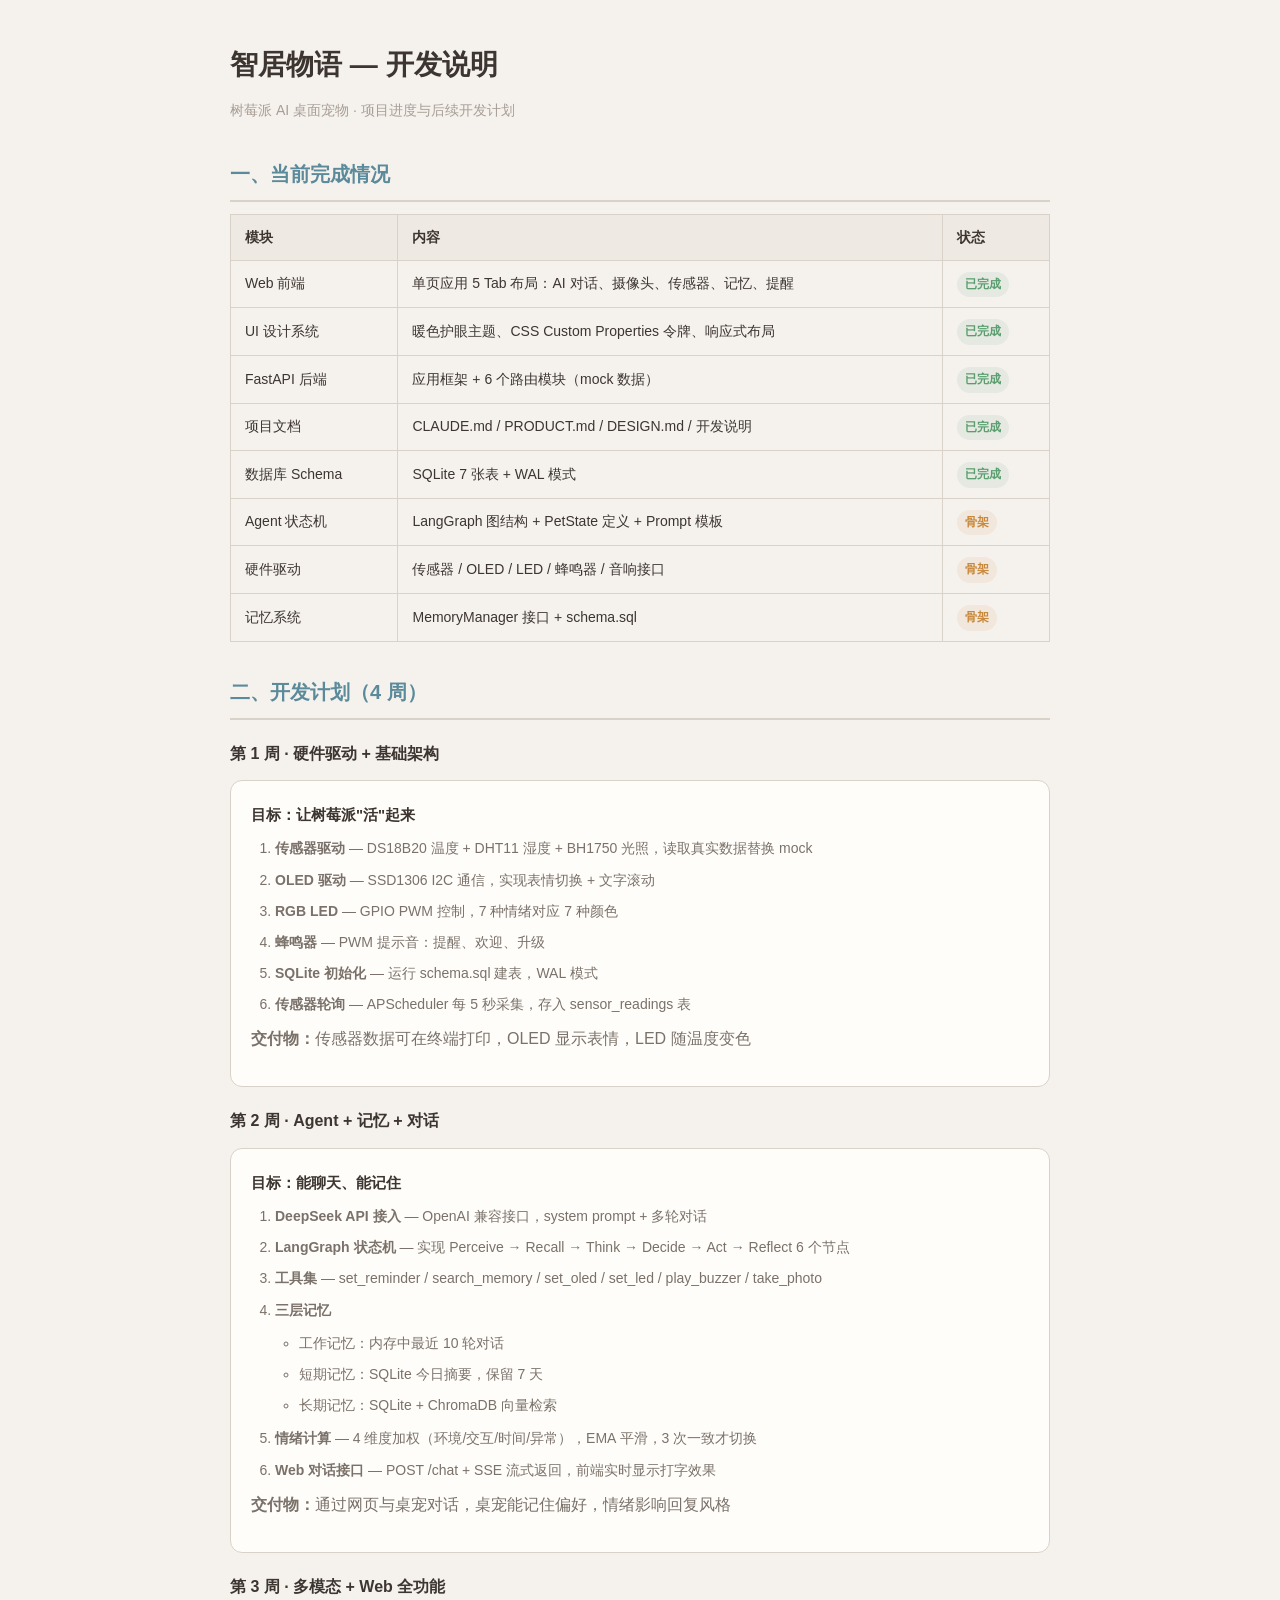
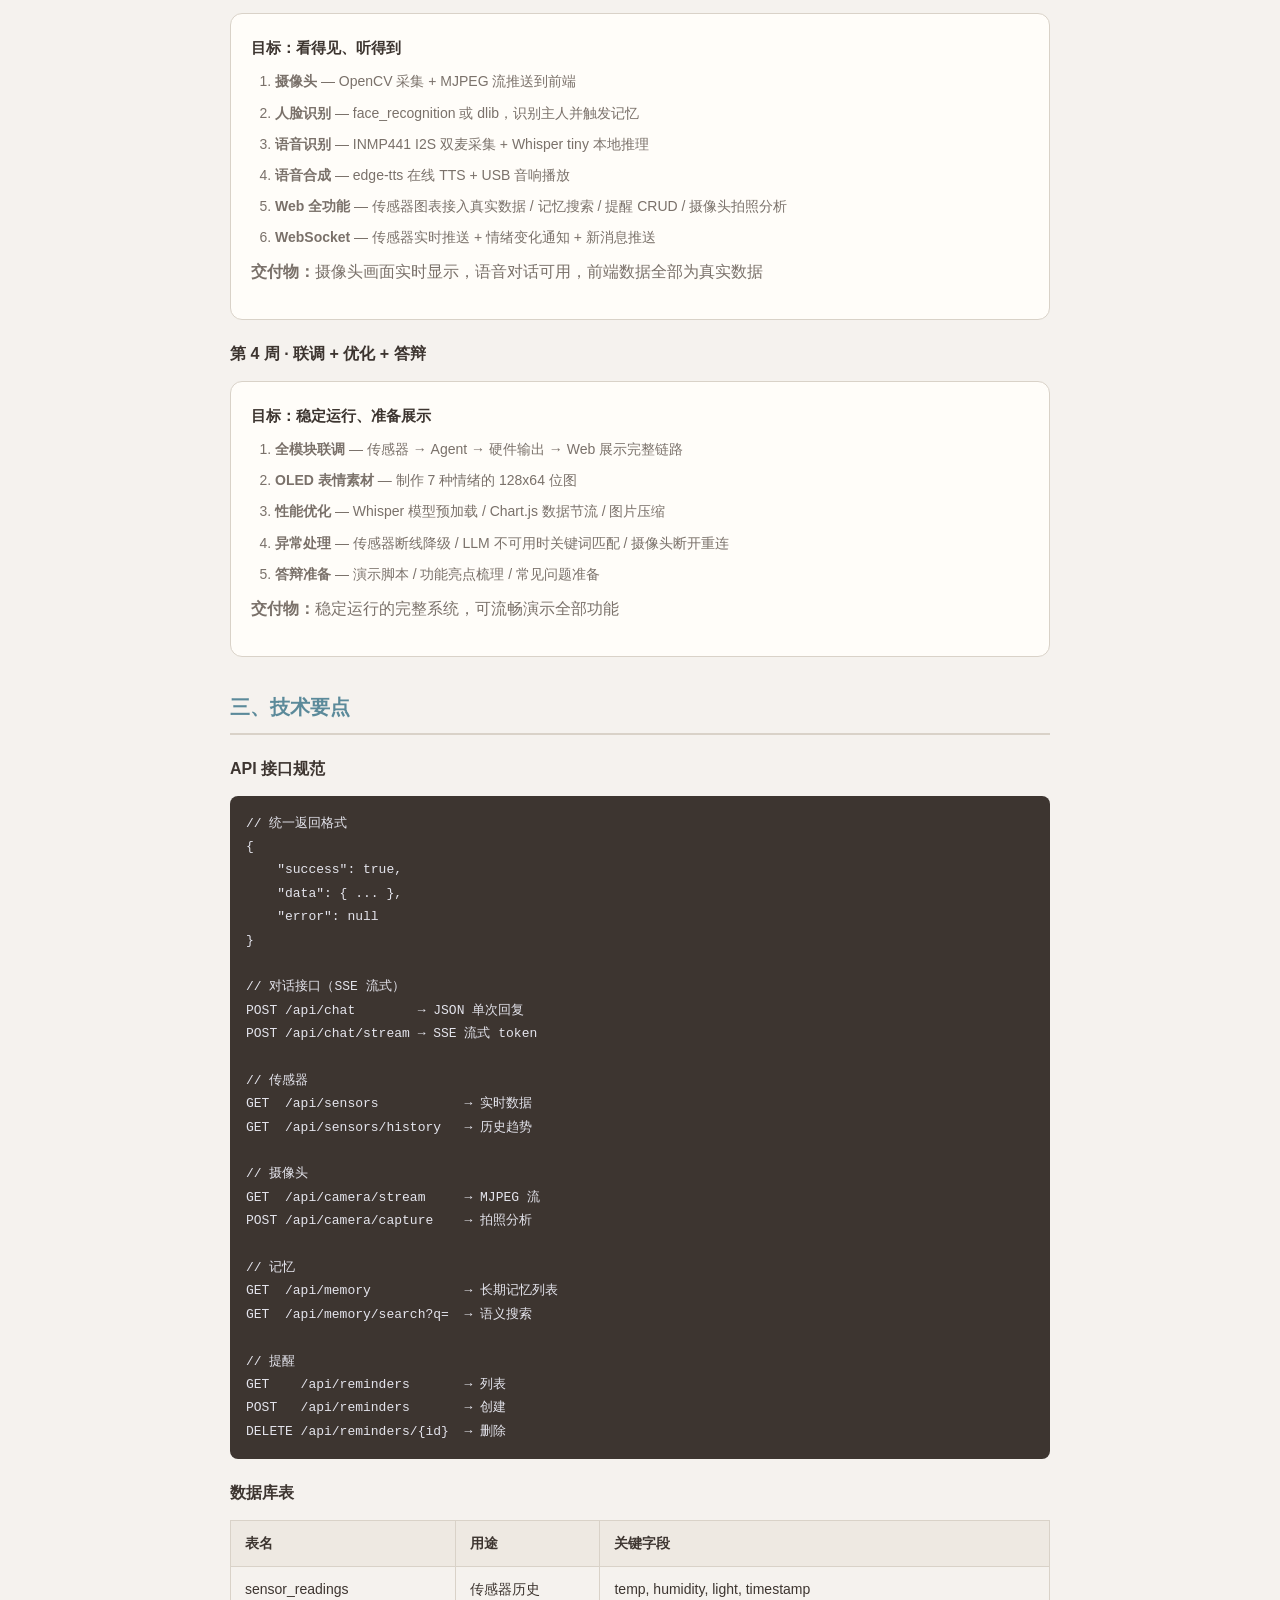
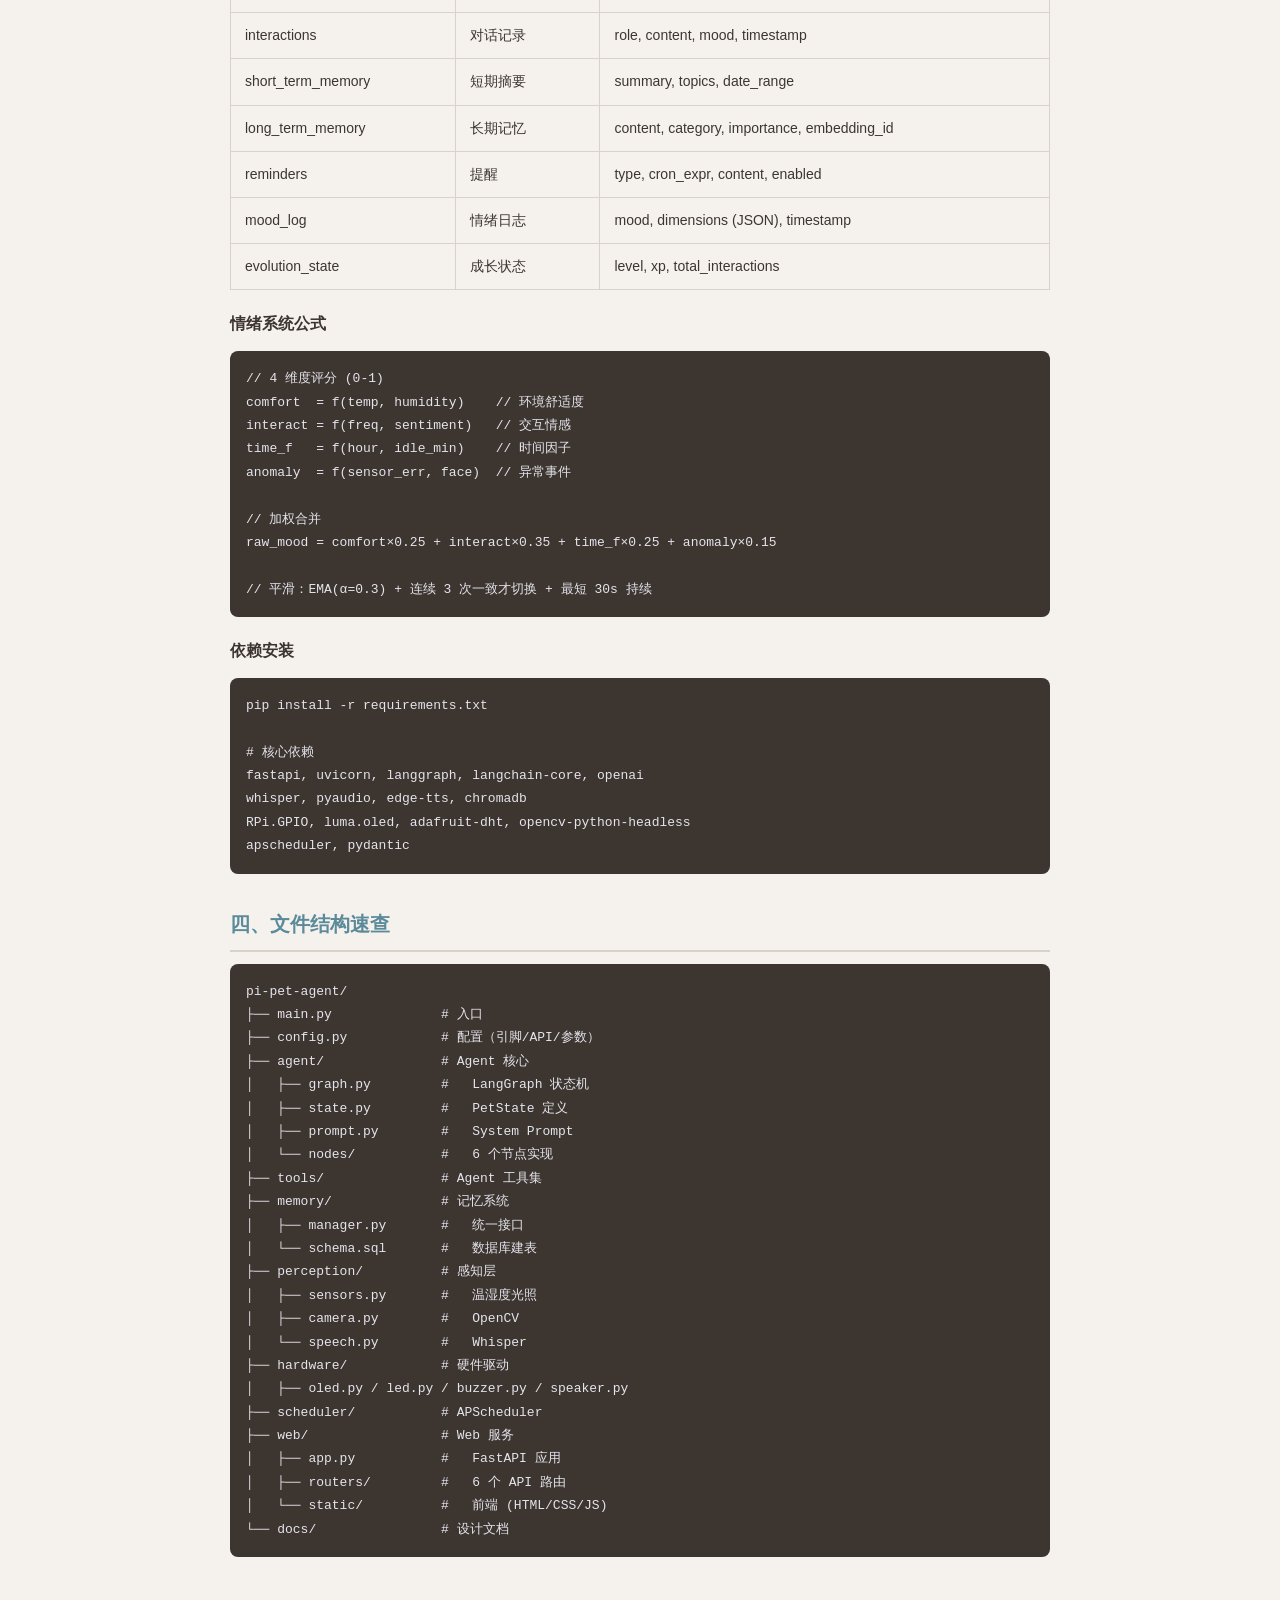
<file: docs/dev-guide.html>
<!DOCTYPE html>
<html lang="zh-CN">
<head>
    <meta charset="UTF-8">
    <meta name="viewport" content="width=device-width, initial-scale=1.0">
    <title>智居物语 — 开发说明</title>
    <style>
        * { margin: 0; padding: 0; box-sizing: border-box; }
        body { font-family: -apple-system, 'PingFang SC', 'Microsoft YaHei', sans-serif; background: #f5f2ee; color: #3d3530; line-height: 1.8; padding: 40px; max-width: 900px; margin: 0 auto; }
        h1 { font-size: 28px; margin-bottom: 8px; color: #3d3530; }
        h2 { font-size: 20px; margin: 32px 0 12px; padding-bottom: 8px; border-bottom: 2px solid #d9d2c8; color: #5b8a9a; }
        h3 { font-size: 16px; margin: 20px 0 8px; color: #3d3530; }
        p { margin-bottom: 12px; color: #7a716a; }
        .subtitle { color: #a89e95; font-size: 14px; margin-bottom: 32px; }
        table { width: 100%; border-collapse: collapse; margin: 12px 0; }
        th, td { padding: 10px 14px; text-align: left; border: 1px solid #d9d2c8; font-size: 14px; }
        th { background: #eee9e2; font-weight: 600; }
        tr:hover { background: #eee9e240; }
        .tag { display: inline-block; padding: 2px 8px; border-radius: 99px; font-size: 12px; font-weight: 600; }
        .tag-do { background: rgba(90,158,111,.1); color: #5a9e6f; }
        .tag-wait { background: rgba(200,136,58,.1); color: #c8883a; }
        .tag-next { background: rgba(91,138,154,.1); color: #5b8a9a; }
        code { background: #eee9e2; padding: 2px 6px; border-radius: 4px; font-size: 13px; font-family: 'Consolas', monospace; }
        pre { background: #3d3530; color: #e4e4ec; padding: 16px; border-radius: 8px; overflow-x: auto; margin: 12px 0; font-size: 13px; }
        ul, ol { padding-left: 24px; margin: 8px 0; }
        li { margin-bottom: 6px; color: #7a716a; font-size: 14px; }
        .section-status { display: flex; align-items: center; gap: 8px; margin-bottom: 20px; }
        .status-dot { width: 8px; height: 8px; border-radius: 50%; }
        .status-done { background: #5a9e6f; }
        .status-pending { background: #c8883a; }
        .status-todo { background: #a89e95; }
        .card { background: #fffdf9; border: 1px solid #d9d2c8; border-radius: 12px; padding: 20px; margin: 12px 0; }
        .card-title { font-weight: 700; margin-bottom: 8px; font-size: 15px; }
    </style>
</head>
<body>

<h1>智居物语 — 开发说明</h1>
<p class="subtitle">树莓派 AI 桌面宠物 · 项目进度与后续开发计划</p>

<!-- ═══════════════════════════════ -->
<h2>一、当前完成情况</h2>

<table>
    <thead>
        <tr><th>模块</th><th>内容</th><th>状态</th></tr>
    </thead>
    <tbody>
        <tr><td>Web 前端</td><td>单页应用 5 Tab 布局：AI 对话、摄像头、传感器、记忆、提醒</td><td><span class="tag tag-do">已完成</span></td></tr>
        <tr><td>UI 设计系统</td><td>暖色护眼主题、CSS Custom Properties 令牌、响应式布局</td><td><span class="tag tag-do">已完成</span></td></tr>
        <tr><td>FastAPI 后端</td><td>应用框架 + 6 个路由模块（mock 数据）</td><td><span class="tag tag-do">已完成</span></td></tr>
        <tr><td>项目文档</td><td>CLAUDE.md / PRODUCT.md / DESIGN.md / 开发说明</td><td><span class="tag tag-do">已完成</span></td></tr>
        <tr><td>数据库 Schema</td><td>SQLite 7 张表 + WAL 模式</td><td><span class="tag tag-do">已完成</span></td></tr>
        <tr><td>Agent 状态机</td><td>LangGraph 图结构 + PetState 定义 + Prompt 模板</td><td><span class="tag tag-wait">骨架</span></td></tr>
        <tr><td>硬件驱动</td><td>传感器 / OLED / LED / 蜂鸣器 / 音响接口</td><td><span class="tag tag-wait">骨架</span></td></tr>
        <tr><td>记忆系统</td><td>MemoryManager 接口 + schema.sql</td><td><span class="tag tag-wait">骨架</span></td></tr>
    </tbody>
</table>

<!-- ═══════════════════════════════ -->
<h2>二、开发计划（4 周）</h2>

<h3>第 1 周 · 硬件驱动 + 基础架构</h3>
<div class="card">
    <div class="card-title">目标：让树莓派"活"起来</div>
    <ol>
        <li><strong>传感器驱动</strong> — DS18B20 温度 + DHT11 湿度 + BH1750 光照，读取真实数据替换 mock</li>
        <li><strong>OLED 驱动</strong> — SSD1306 I2C 通信，实现表情切换 + 文字滚动</li>
        <li><strong>RGB LED</strong> — GPIO PWM 控制，7 种情绪对应 7 种颜色</li>
        <li><strong>蜂鸣器</strong> — PWM 提示音：提醒、欢迎、升级</li>
        <li><strong>SQLite 初始化</strong> — 运行 schema.sql 建表，WAL 模式</li>
        <li><strong>传感器轮询</strong> — APScheduler 每 5 秒采集，存入 sensor_readings 表</li>
    </ol>
    <p><strong>交付物：</strong>传感器数据可在终端打印，OLED 显示表情，LED 随温度变色</p>
</div>

<h3>第 2 周 · Agent + 记忆 + 对话</h3>
<div class="card">
    <div class="card-title">目标：能聊天、能记住</div>
    <ol>
        <li><strong>DeepSeek API 接入</strong> — OpenAI 兼容接口，system prompt + 多轮对话</li>
        <li><strong>LangGraph 状态机</strong> — 实现 Perceive → Recall → Think → Decide → Act → Reflect 6 个节点</li>
        <li><strong>工具集</strong> — set_reminder / search_memory / set_oled / set_led / play_buzzer / take_photo</li>
        <li><strong>三层记忆</strong>
            <ul>
                <li>工作记忆：内存中最近 10 轮对话</li>
                <li>短期记忆：SQLite 今日摘要，保留 7 天</li>
                <li>长期记忆：SQLite + ChromaDB 向量检索</li>
            </ul>
        </li>
        <li><strong>情绪计算</strong> — 4 维度加权（环境/交互/时间/异常），EMA 平滑，3 次一致才切换</li>
        <li><strong>Web 对话接口</strong> — POST /chat + SSE 流式返回，前端实时显示打字效果</li>
    </ol>
    <p><strong>交付物：</strong>通过网页与桌宠对话，桌宠能记住偏好，情绪影响回复风格</p>
</div>

<h3>第 3 周 · 多模态 + Web 全功能</h3>
<div class="card">
    <div class="card-title">目标：看得见、听得到</div>
    <ol>
        <li><strong>摄像头</strong> — OpenCV 采集 + MJPEG 流推送到前端</li>
        <li><strong>人脸识别</strong> — face_recognition 或 dlib，识别主人并触发记忆</li>
        <li><strong>语音识别</strong> — INMP441 I2S 双麦采集 + Whisper tiny 本地推理</li>
        <li><strong>语音合成</strong> — edge-tts 在线 TTS + USB 音响播放</li>
        <li><strong>Web 全功能</strong> — 传感器图表接入真实数据 / 记忆搜索 / 提醒 CRUD / 摄像头拍照分析</li>
        <li><strong>WebSocket</strong> — 传感器实时推送 + 情绪变化通知 + 新消息推送</li>
    </ol>
    <p><strong>交付物：</strong>摄像头画面实时显示，语音对话可用，前端数据全部为真实数据</p>
</div>

<h3>第 4 周 · 联调 + 优化 + 答辩</h3>
<div class="card">
    <div class="card-title">目标：稳定运行、准备展示</div>
    <ol>
        <li><strong>全模块联调</strong> — 传感器 → Agent → 硬件输出 → Web 展示完整链路</li>
        <li><strong>OLED 表情素材</strong> — 制作 7 种情绪的 128x64 位图</li>
        <li><strong>性能优化</strong> — Whisper 模型预加载 / Chart.js 数据节流 / 图片压缩</li>
        <li><strong>异常处理</strong> — 传感器断线降级 / LLM 不可用时关键词匹配 / 摄像头断开重连</li>
        <li><strong>答辩准备</strong> — 演示脚本 / 功能亮点梳理 / 常见问题准备</li>
    </ol>
    <p><strong>交付物：</strong>稳定运行的完整系统，可流畅演示全部功能</p>
</div>

<!-- ═══════════════════════════════ -->
<h2>三、技术要点</h2>

<h3>API 接口规范</h3>
<pre>// 统一返回格式
{
    "success": true,
    "data": { ... },
    "error": null
}

// 对话接口（SSE 流式）
POST /api/chat        → JSON 单次回复
POST /api/chat/stream → SSE 流式 token

// 传感器
GET  /api/sensors           → 实时数据
GET  /api/sensors/history   → 历史趋势

// 摄像头
GET  /api/camera/stream     → MJPEG 流
POST /api/camera/capture    → 拍照分析

// 记忆
GET  /api/memory            → 长期记忆列表
GET  /api/memory/search?q=  → 语义搜索

// 提醒
GET    /api/reminders       → 列表
POST   /api/reminders       → 创建
DELETE /api/reminders/{id}  → 删除</pre>

<h3>数据库表</h3>
<table>
    <thead><tr><th>表名</th><th>用途</th><th>关键字段</th></tr></thead>
    <tbody>
        <tr><td>sensor_readings</td><td>传感器历史</td><td>temp, humidity, light, timestamp</td></tr>
        <tr><td>interactions</td><td>对话记录</td><td>role, content, mood, timestamp</td></tr>
        <tr><td>short_term_memory</td><td>短期摘要</td><td>summary, topics, date_range</td></tr>
        <tr><td>long_term_memory</td><td>长期记忆</td><td>content, category, importance, embedding_id</td></tr>
        <tr><td>reminders</td><td>提醒</td><td>type, cron_expr, content, enabled</td></tr>
        <tr><td>mood_log</td><td>情绪日志</td><td>mood, dimensions (JSON), timestamp</td></tr>
        <tr><td>evolution_state</td><td>成长状态</td><td>level, xp, total_interactions</td></tr>
    </tbody>
</table>

<h3>情绪系统公式</h3>
<pre>// 4 维度评分 (0-1)
comfort  = f(temp, humidity)    // 环境舒适度
interact = f(freq, sentiment)   // 交互情感
time_f   = f(hour, idle_min)    // 时间因子
anomaly  = f(sensor_err, face)  // 异常事件

// 加权合并
raw_mood = comfort×0.25 + interact×0.35 + time_f×0.25 + anomaly×0.15

// 平滑：EMA(α=0.3) + 连续 3 次一致才切换 + 最短 30s 持续</pre>

<h3>依赖安装</h3>
<pre>pip install -r requirements.txt

# 核心依赖
fastapi, uvicorn, langgraph, langchain-core, openai
whisper, pyaudio, edge-tts, chromadb
RPi.GPIO, luma.oled, adafruit-dht, opencv-python-headless
apscheduler, pydantic</pre>

<!-- ═══════════════════════════════ -->
<h2>四、文件结构速查</h2>
<pre>pi-pet-agent/
├── main.py              # 入口
├── config.py            # 配置（引脚/API/参数）
├── agent/               # Agent 核心
│   ├── graph.py         #   LangGraph 状态机
│   ├── state.py         #   PetState 定义
│   ├── prompt.py        #   System Prompt
│   └── nodes/           #   6 个节点实现
├── tools/               # Agent 工具集
├── memory/              # 记忆系统
│   ├── manager.py       #   统一接口
│   └── schema.sql       #   数据库建表
├── perception/          # 感知层
│   ├── sensors.py       #   温湿度光照
│   ├── camera.py        #   OpenCV
│   └── speech.py        #   Whisper
├── hardware/            # 硬件驱动
│   ├── oled.py / led.py / buzzer.py / speaker.py
├── scheduler/           # APScheduler
├── web/                 # Web 服务
│   ├── app.py           #   FastAPI 应用
│   ├── routers/         #   6 个 API 路由
│   └── static/          #   前端 (HTML/CSS/JS)
└── docs/                # 设计文档</pre>

</body>
</html>
</file>
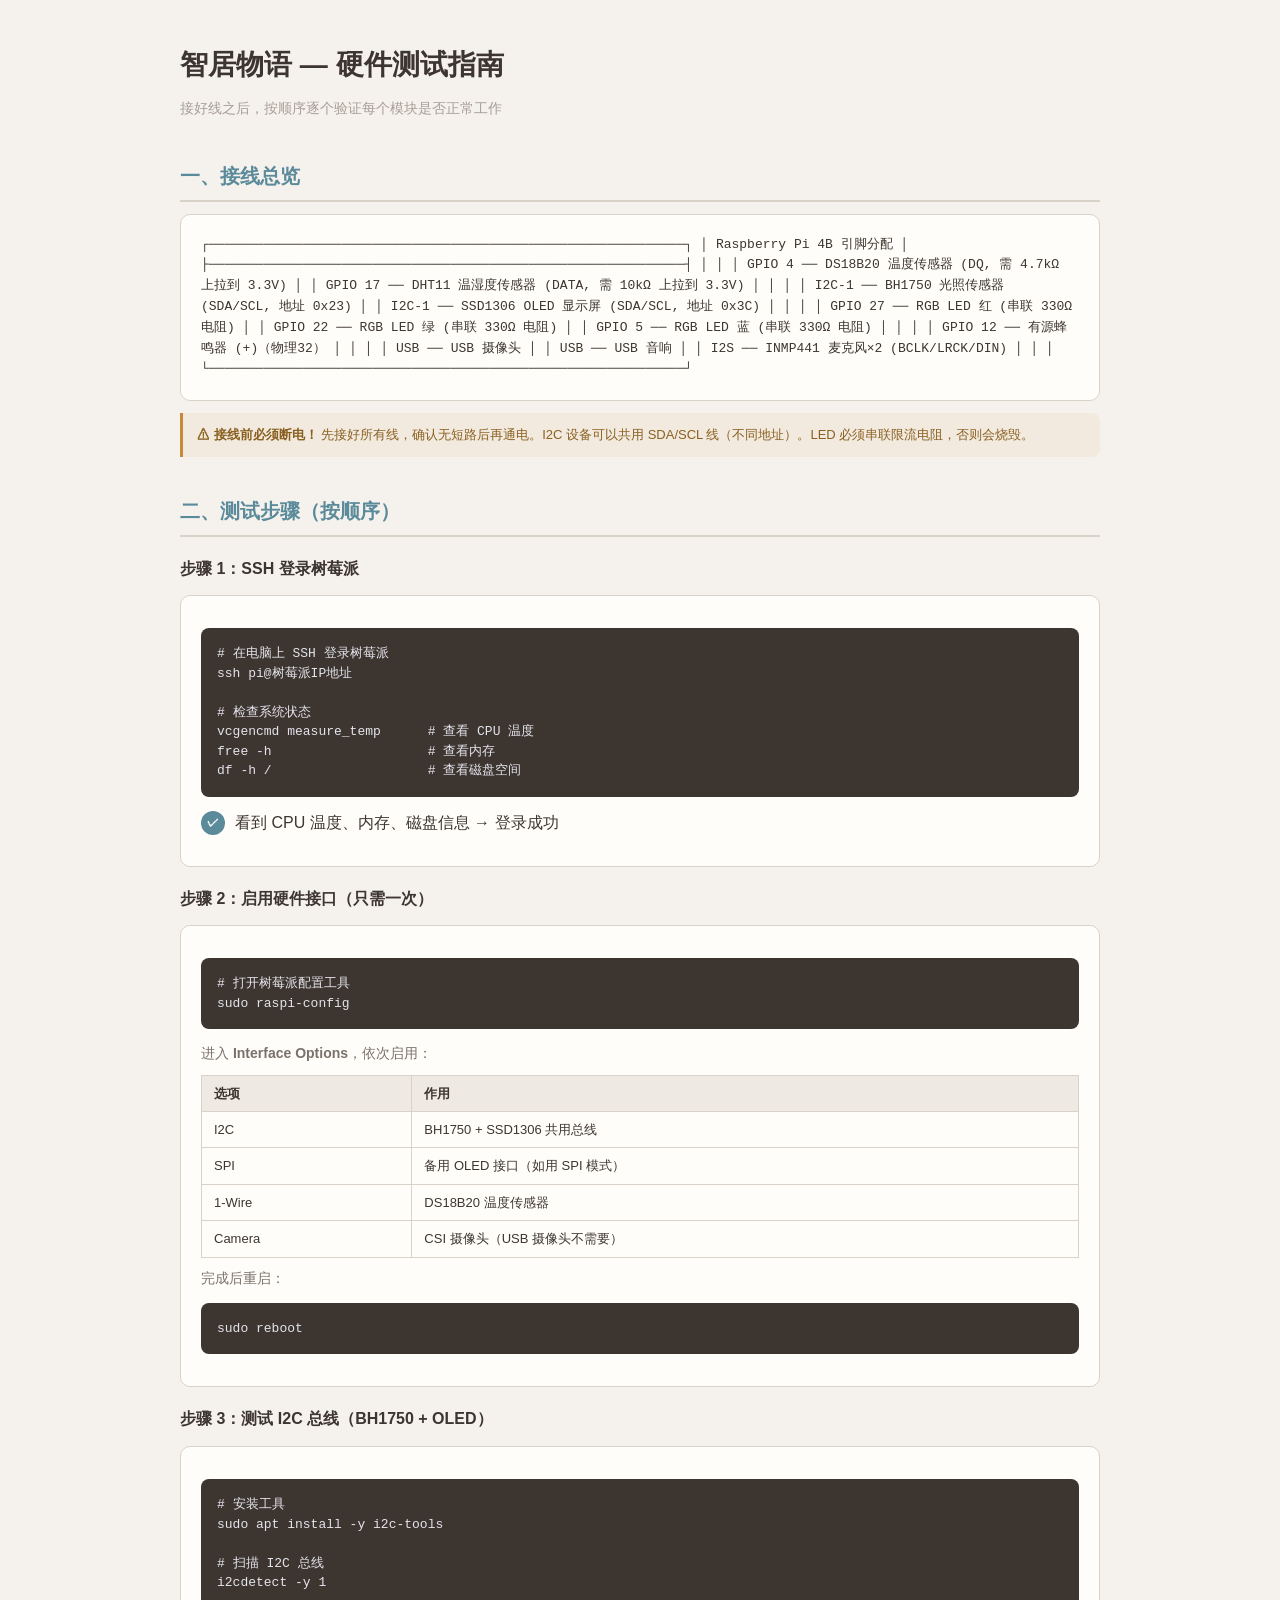
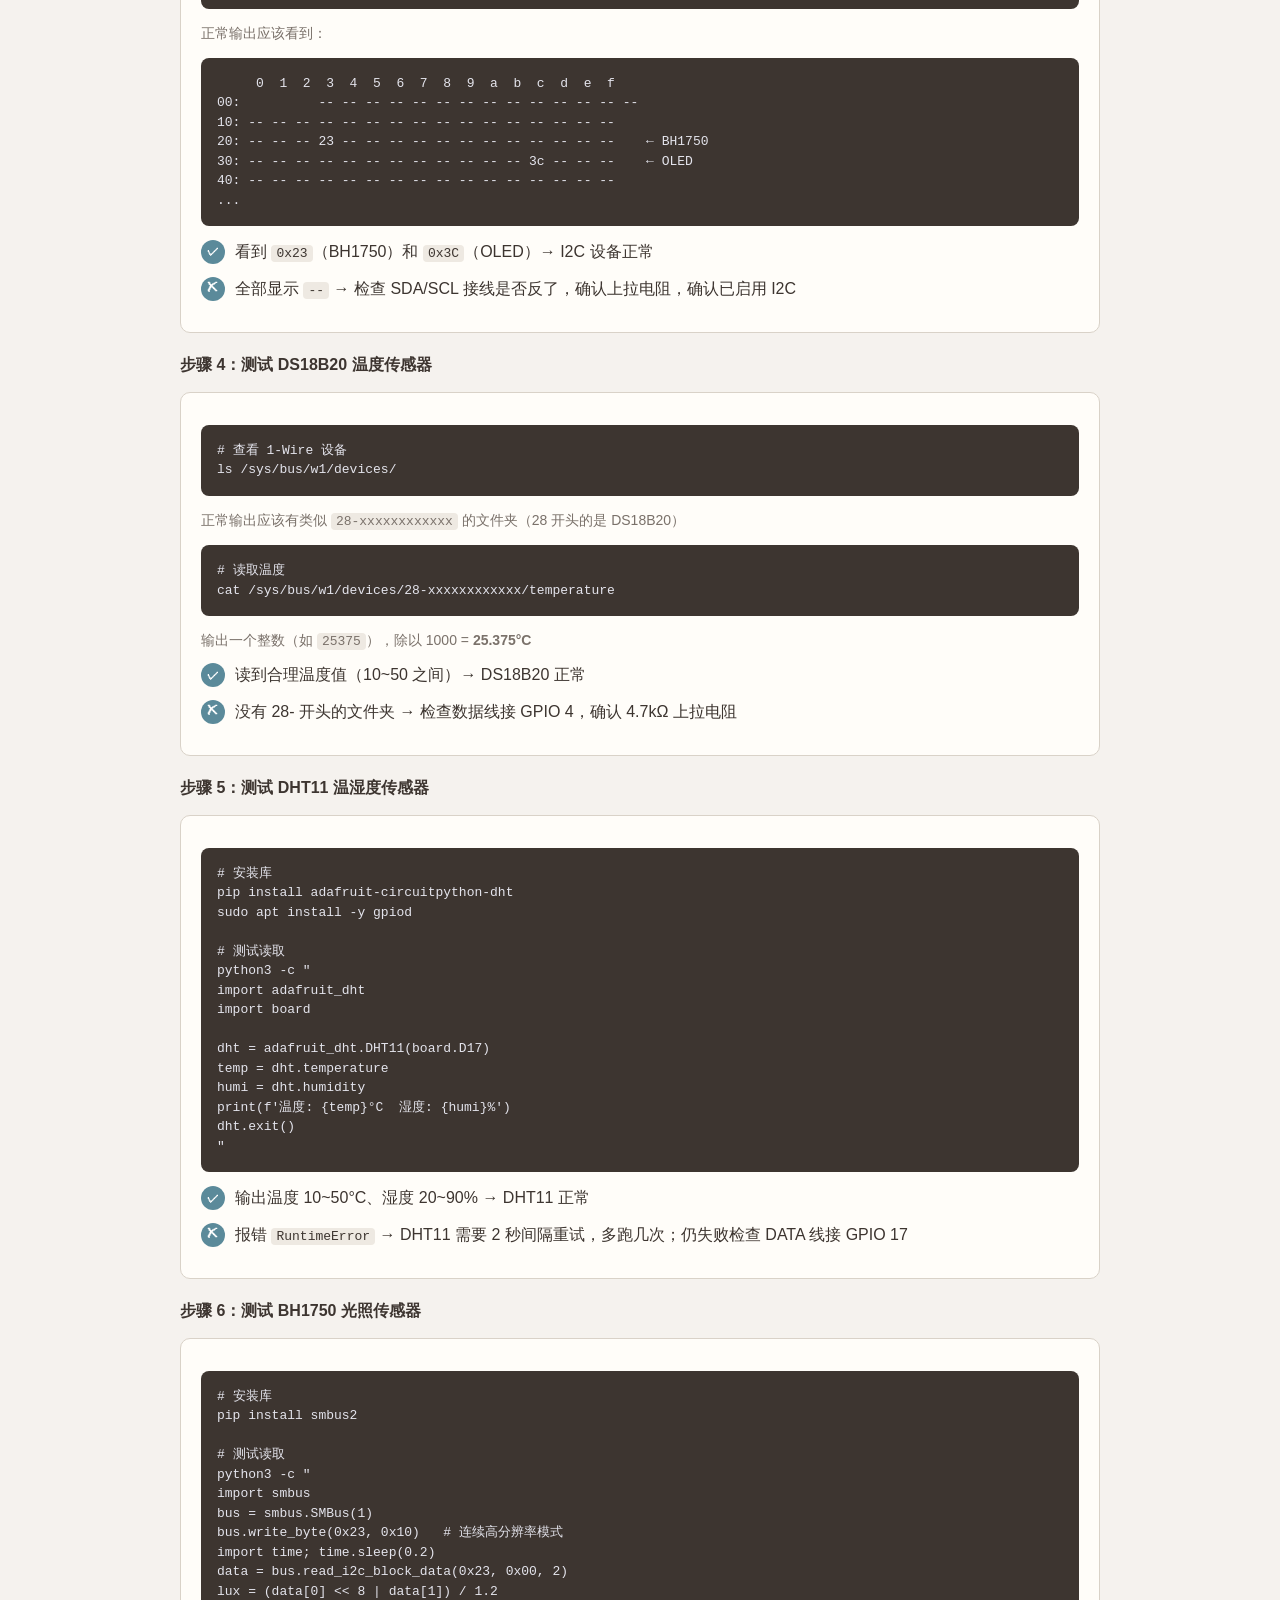
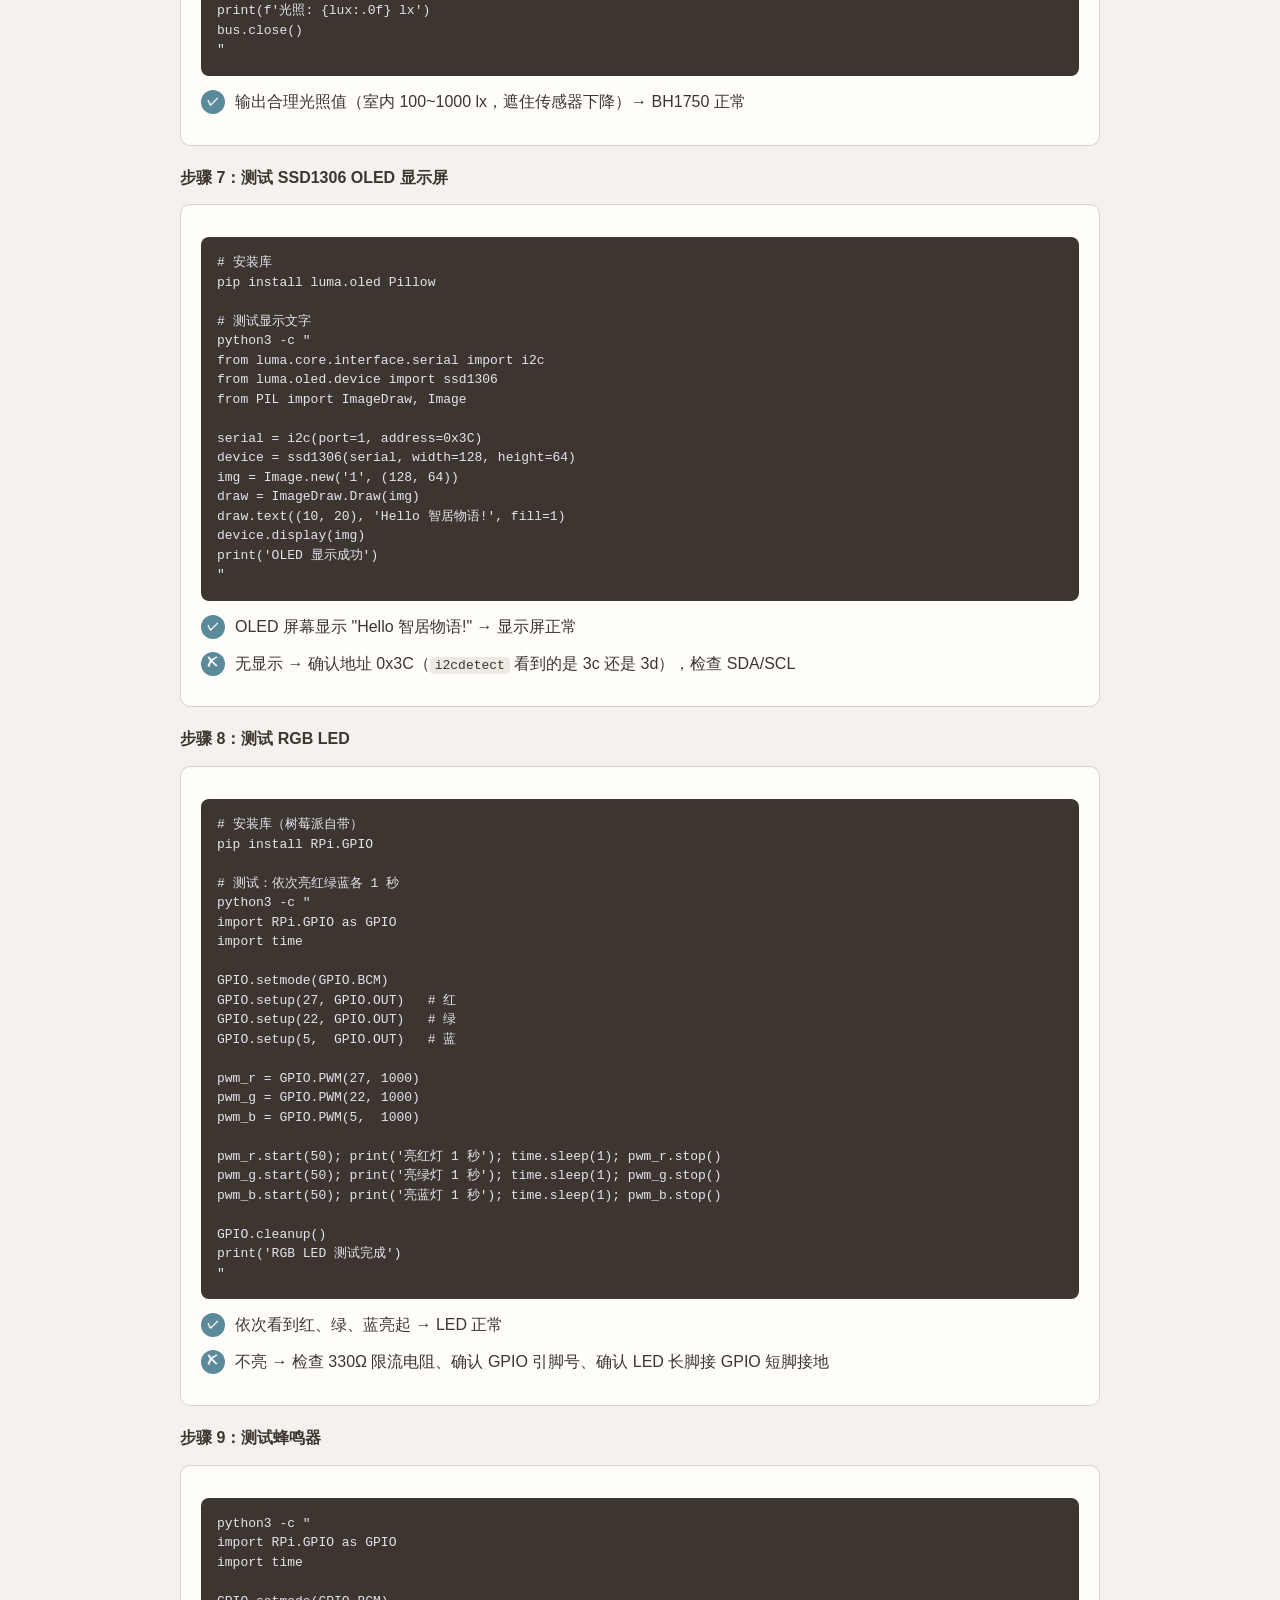
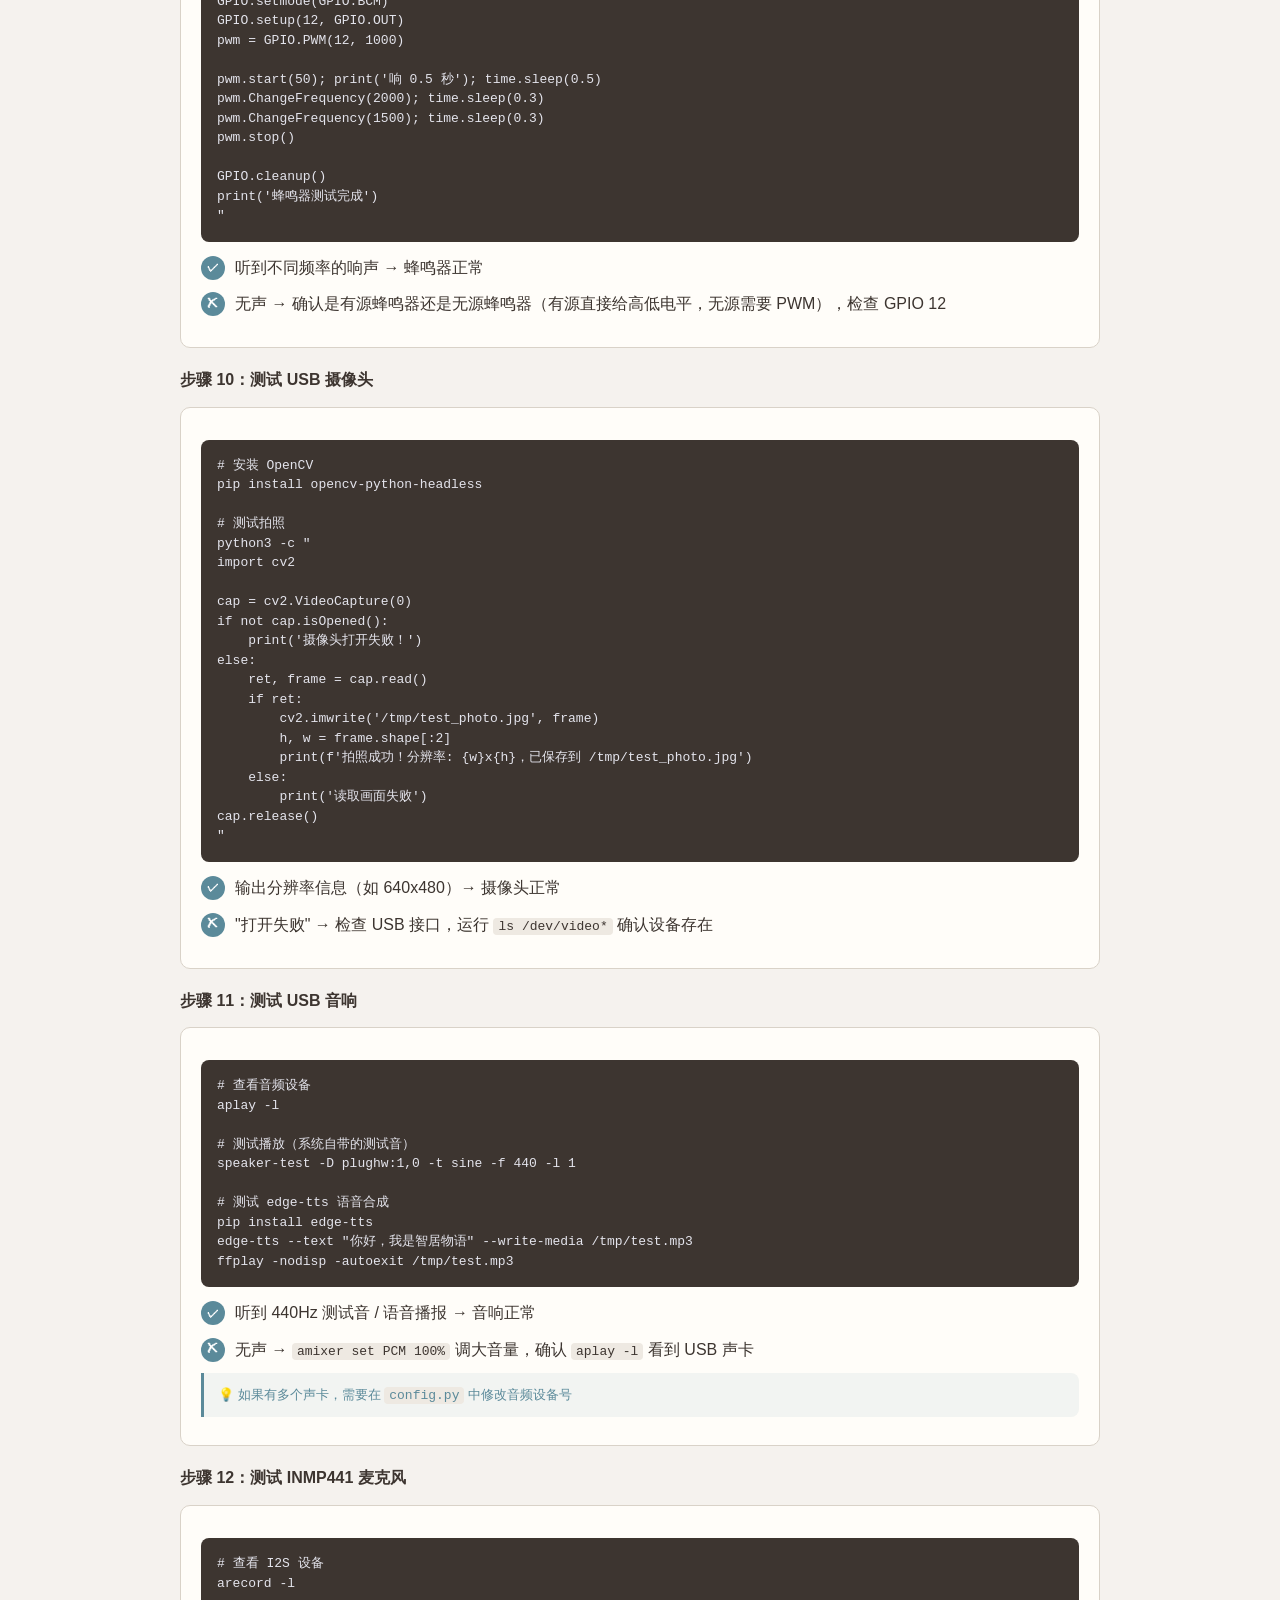
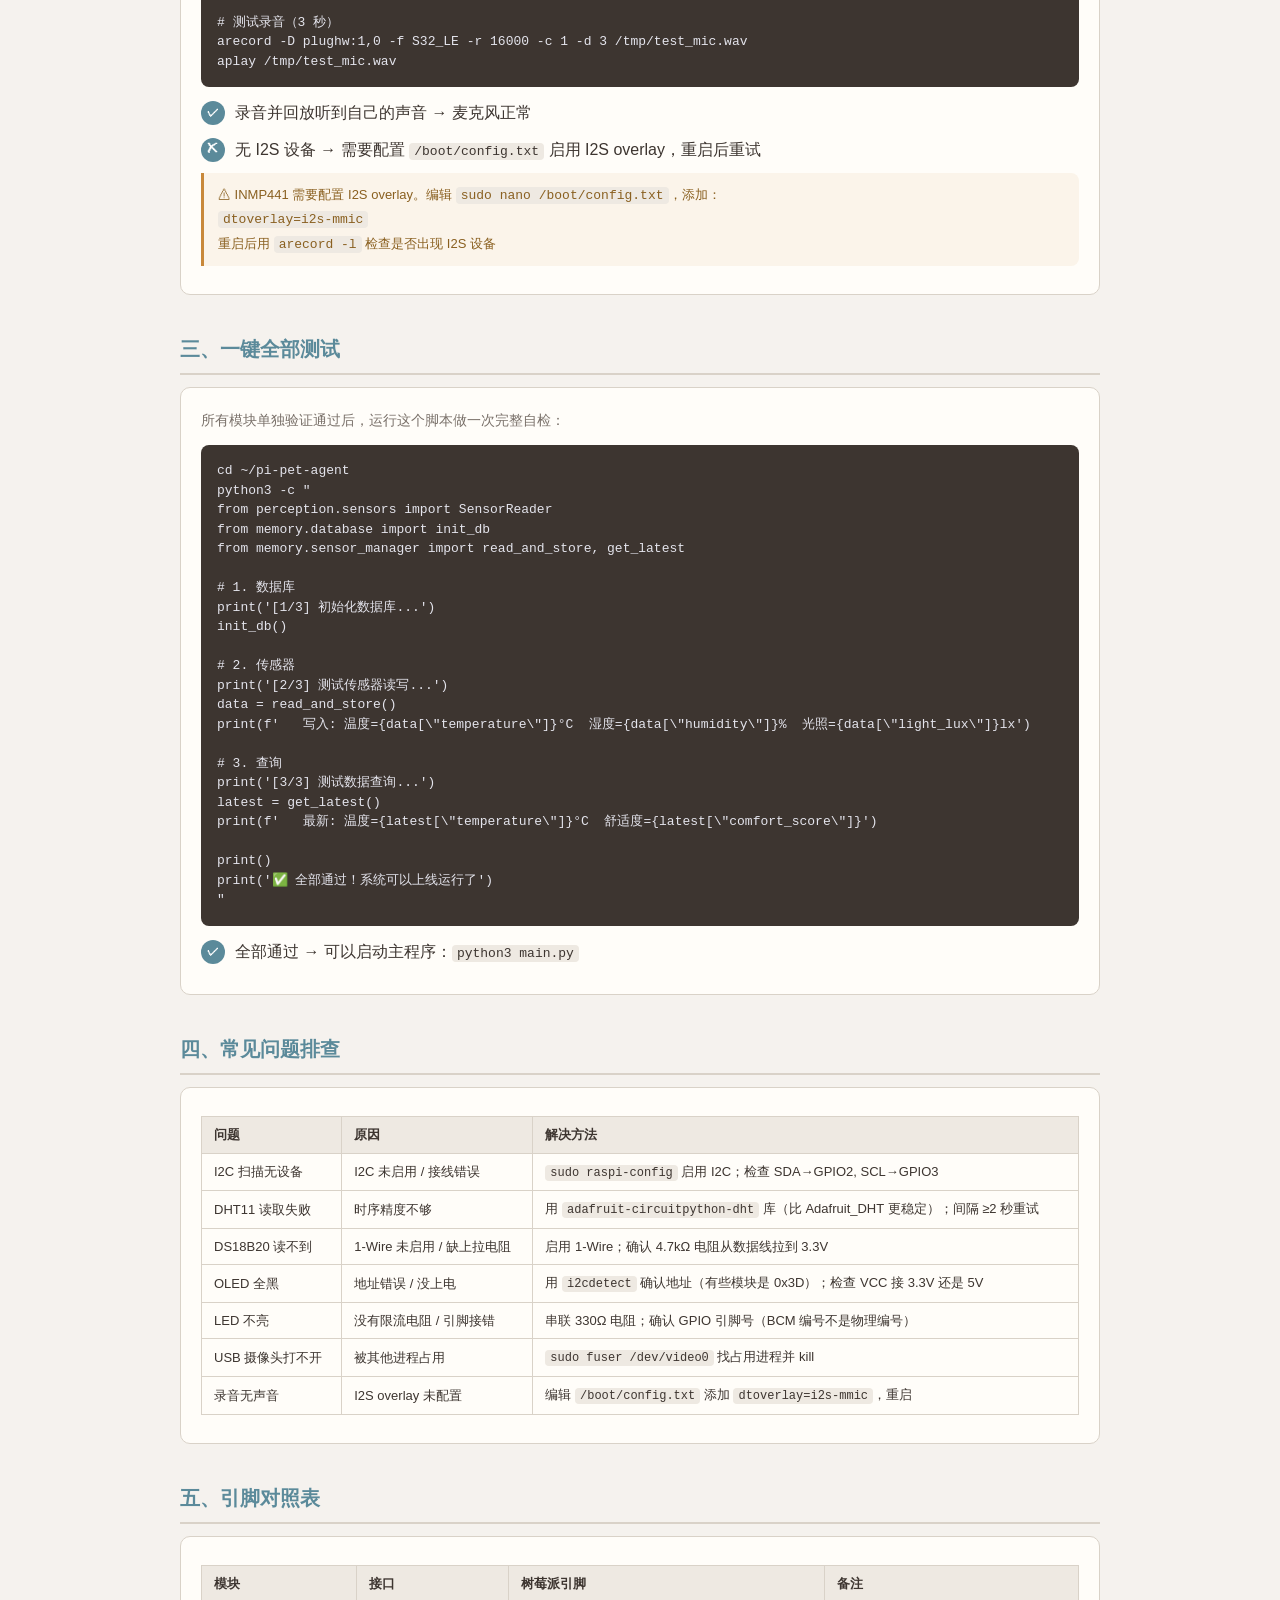
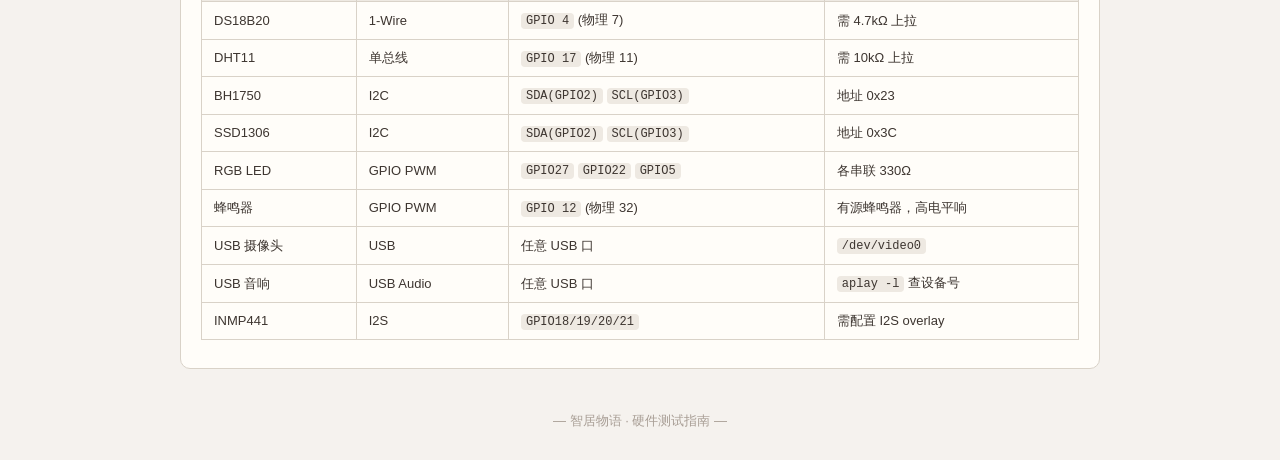
<file: docs/hardware-test-guide.html>
<!DOCTYPE html>
<html lang="zh-CN">
<head>
    <meta charset="UTF-8">
    <meta name="viewport" content="width=device-width, initial-scale=1.0">
    <title>智居物语 — 硬件测试指南</title>
    <style>
        * { margin: 0; padding: 0; box-sizing: border-box; }
        body { font-family: -apple-system, 'PingFang SC', 'Microsoft YaHei', sans-serif; background: #f5f2ee; color: #3d3530; line-height: 1.8; padding: 40px; max-width: 1000px; margin: 0 auto; }
        h1 { font-size: 28px; margin-bottom: 6px; }
        h2 { font-size: 20px; margin: 36px 0 12px; padding-bottom: 6px; border-bottom: 2px solid #d9d2c8; color: #5b8a9a; }
        h3 { font-size: 16px; margin: 18px 0 8px; }
        p, li { font-size: 14px; color: #7a716a; margin-bottom: 6px; }
        .subtitle { color: #a89e95; font-size: 14px; margin-bottom: 32px; }
        code { background: #eee9e2; padding: 1px 5px; border-radius: 4px; font-size: 13px; font-family: Consolas, monospace; }
        pre { background: #3d3530; color: #e4e4ec; padding: 16px; border-radius: 8px; overflow-x: auto; margin: 12px 0; font-size: 13px; line-height: 1.5; }
        .card { background: #fffdf9; border: 1px solid #d9d2c8; border-radius: 10px; padding: 20px; margin: 12px 0; }
        .card-title { font-weight: 700; font-size: 15px; margin-bottom: 8px; display: flex; align-items: center; gap: 8px; }
        .pin-table { width: 100%; border-collapse: collapse; margin: 8px 0; }
        .pin-table th, .pin-table td { padding: 6px 12px; text-align: left; border: 1px solid #d9d2c8; font-size: 13px; }
        .pin-table th { background: #eee9e2; font-weight: 600; }
        .pin-table td code { font-size: 12px; }
        .step { display: flex; gap: 10px; margin: 8px 0; }
        .step-num { width: 24px; height: 24px; background: #5b8a9a; color: #fff; border-radius: 50%; display: flex; align-items: center; justify-content: center; font-size: 12px; font-weight: 700; flex-shrink: 0; margin-top: 2px; }
        .step-content { flex: 1; }
        .tag { display: inline-block; padding: 2px 8px; border-radius: 99px; font-size: 11px; font-weight: 600; }
        .tag-ok { background: rgba(90,158,111,.1); color: #5a9e6f; }
        .tag-fail { background: rgba(192,96,88,.1); color: #c06058; }
        .tip { background: rgba(91,138,154,.08); border-left: 3px solid #5b8a9a; padding: 10px 14px; border-radius: 0 8px 8px 0; margin: 8px 0; font-size: 13px; color: #5b8a9a; }
        .warn { background: rgba(200,136,58,.08); border-left: 3px solid #c8883a; padding: 10px 14px; border-radius: 0 8px 8px 0; margin: 8px 0; font-size: 13px; color: #8a6020; }
        .wiring-diagram { background: #fffdf9; border: 1px solid #d9d2c8; border-radius: 10px; padding: 20px; margin: 12px 0; font-family: Consolas, monospace; font-size: 13px; line-height: 1.6; overflow-x: auto; }
    </style>
</head>
<body>

<h1>智居物语 — 硬件测试指南</h1>
<p class="subtitle">接好线之后，按顺序逐个验证每个模块是否正常工作</p>

<!-- ═══════════════════════════════════ -->
<h2>一、接线总览</h2>

<div class="wiring-diagram">
┌─────────────────────────────────────────────────────────────┐
│                    Raspberry Pi 4B 引脚分配                  │
├─────────────────────────────────────────────────────────────┤
│                                                             │
│  GPIO 4  ── DS18B20 温度传感器 (DQ, 需 4.7kΩ 上拉到 3.3V)   │
│  GPIO 17 ── DHT11 温湿度传感器 (DATA, 需 10kΩ 上拉到 3.3V)  │
│                                                             │
│  I2C-1   ── BH1750 光照传感器 (SDA/SCL, 地址 0x23)           │
│  I2C-1   ── SSD1306 OLED 显示屏 (SDA/SCL, 地址 0x3C)        │
│                                                             │
│  GPIO 27 ── RGB LED 红 (串联 330Ω 电阻)                      │
│  GPIO 22 ── RGB LED 绿 (串联 330Ω 电阻)                      │
│  GPIO 5  ── RGB LED 蓝 (串联 330Ω 电阻)                      │
│                                                             │
│  GPIO 12 ── 有源蜂鸣器 (+)（物理32）                        │
│                                                             │
│  USB     ── USB 摄像头                                       │
│  USB     ── USB 音响                                         │
│  I2S     ── INMP441 麦克风×2 (BCLK/LRCK/DIN)                │
│                                                             │
└─────────────────────────────────────────────────────────────┘
</div>

<div class="warn">
    <strong>⚠ 接线前必须断电！</strong> 先接好所有线，确认无短路后再通电。I2C 设备可以共用 SDA/SCL 线（不同地址）。LED 必须串联限流电阻，否则会烧毁。
</div>

<!-- ═══════════════════════════════════ -->
<h2>二、测试步骤（按顺序）</h2>

<!-- ── 步骤 1 ───────────────────────── -->
<h3>步骤 1：SSH 登录树莓派</h3>
<div class="card">
<pre># 在电脑上 SSH 登录树莓派
ssh pi@树莓派IP地址

# 检查系统状态
vcgencmd measure_temp      # 查看 CPU 温度
free -h                    # 查看内存
df -h /                    # 查看磁盘空间</pre>
    <div class="step">
        <div class="step-num">✓</div>
        <div class="step-content">看到 CPU 温度、内存、磁盘信息 → 登录成功</div>
    </div>
</div>

<!-- ── 步骤 2 ───────────────────────── -->
<h3>步骤 2：启用硬件接口（只需一次）</h3>
<div class="card">
<pre># 打开树莓派配置工具
sudo raspi-config</pre>
<p>进入 <strong>Interface Options</strong>，依次启用：</p>
    <table class="pin-table">
        <tr><th>选项</th><th>作用</th></tr>
        <tr><td>I2C</td><td>BH1750 + SSD1306 共用总线</td></tr>
        <tr><td>SPI</td><td>备用 OLED 接口（如用 SPI 模式）</td></tr>
        <tr><td>1-Wire</td><td>DS18B20 温度传感器</td></tr>
        <tr><td>Camera</td><td>CSI 摄像头（USB 摄像头不需要）</td></tr>
    </table>
    <p>完成后重启：</p>
    <pre>sudo reboot</pre>
</div>

<!-- ── 步骤 3 ───────────────────────── -->
<h3>步骤 3：测试 I2C 总线（BH1750 + OLED）</h3>
<div class="card">
    <pre># 安装工具
sudo apt install -y i2c-tools

# 扫描 I2C 总线
i2cdetect -y 1</pre>
    <p>正常输出应该看到：</p>
    <pre>     0  1  2  3  4  5  6  7  8  9  a  b  c  d  e  f
00:          -- -- -- -- -- -- -- -- -- -- -- -- -- --
10: -- -- -- -- -- -- -- -- -- -- -- -- -- -- -- --
20: -- -- -- 23 -- -- -- -- -- -- -- -- -- -- -- --    ← BH1750
30: -- -- -- -- -- -- -- -- -- -- -- -- 3c -- -- --    ← OLED
40: -- -- -- -- -- -- -- -- -- -- -- -- -- -- -- --
...</pre>
    <div class="step">
        <div class="step-num">✓</div>
        <div class="step-content">看到 <code>0x23</code>（BH1750）和 <code>0x3C</code>（OLED）→ I2C 设备正常</div>
    </div>
    <div class="step">
        <div class="step-num">✗</div>
        <div class="step-content">全部显示 <code>--</code> → 检查 SDA/SCL 接线是否反了，确认上拉电阻，确认已启用 I2C</div>
    </div>
</div>

<!-- ── 步骤 4 ───────────────────────── -->
<h3>步骤 4：测试 DS18B20 温度传感器</h3>
<div class="card">
    <pre># 查看 1-Wire 设备
ls /sys/bus/w1/devices/</pre>
    <p>正常输出应该有类似 <code>28-xxxxxxxxxxxx</code> 的文件夹（28 开头的是 DS18B20）</p>
    <pre># 读取温度
cat /sys/bus/w1/devices/28-xxxxxxxxxxxx/temperature</pre>
    <p>输出一个整数（如 <code>25375</code>），除以 1000 = <strong>25.375°C</strong></p>
    <div class="step">
        <div class="step-num">✓</div>
        <div class="step-content">读到合理温度值（10~50 之间）→ DS18B20 正常</div>
    </div>
    <div class="step">
        <div class="step-num">✗</div>
        <div class="step-content">没有 28- 开头的文件夹 → 检查数据线接 GPIO 4，确认 4.7kΩ 上拉电阻</div>
    </div>
</div>

<!-- ── 步骤 5 ───────────────────────── -->
<h3>步骤 5：测试 DHT11 温湿度传感器</h3>
<div class="card">
    <pre># 安装库
pip install adafruit-circuitpython-dht
sudo apt install -y gpiod

# 测试读取
python3 -c "
import adafruit_dht
import board

dht = adafruit_dht.DHT11(board.D17)
temp = dht.temperature
humi = dht.humidity
print(f'温度: {temp}°C  湿度: {humi}%')
dht.exit()
"</pre>
    <div class="step">
        <div class="step-num">✓</div>
        <div class="step-content">输出温度 10~50°C、湿度 20~90% → DHT11 正常</div>
    </div>
    <div class="step">
        <div class="step-num">✗</div>
        <div class="step-content">报错 <code>RuntimeError</code> → DHT11 需要 2 秒间隔重试，多跑几次；仍失败检查 DATA 线接 GPIO 17</div>
    </div>
</div>

<!-- ── 步骤 6 ───────────────────────── -->
<h3>步骤 6：测试 BH1750 光照传感器</h3>
<div class="card">
    <pre># 安装库
pip install smbus2

# 测试读取
python3 -c "
import smbus
bus = smbus.SMBus(1)
bus.write_byte(0x23, 0x10)   # 连续高分辨率模式
import time; time.sleep(0.2)
data = bus.read_i2c_block_data(0x23, 0x00, 2)
lux = (data[0] << 8 | data[1]) / 1.2
print(f'光照: {lux:.0f} lx')
bus.close()
"</pre>
    <div class="step">
        <div class="step-num">✓</div>
        <div class="step-content">输出合理光照值（室内 100~1000 lx，遮住传感器下降）→ BH1750 正常</div>
    </div>
</div>

<!-- ── 步骤 7 ───────────────────────── -->
<h3>步骤 7：测试 SSD1306 OLED 显示屏</h3>
<div class="card">
    <pre># 安装库
pip install luma.oled Pillow

# 测试显示文字
python3 -c "
from luma.core.interface.serial import i2c
from luma.oled.device import ssd1306
from PIL import ImageDraw, Image

serial = i2c(port=1, address=0x3C)
device = ssd1306(serial, width=128, height=64)
img = Image.new('1', (128, 64))
draw = ImageDraw.Draw(img)
draw.text((10, 20), 'Hello 智居物语!', fill=1)
device.display(img)
print('OLED 显示成功')
"</pre>
    <div class="step">
        <div class="step-num">✓</div>
        <div class="step-content">OLED 屏幕显示 "Hello 智居物语!" → 显示屏正常</div>
    </div>
    <div class="step">
        <div class="step-num">✗</div>
        <div class="step-content">无显示 → 确认地址 0x3C（<code>i2cdetect</code> 看到的是 3c 还是 3d），检查 SDA/SCL</div>
    </div>
</div>

<!-- ── 步骤 8 ───────────────────────── -->
<h3>步骤 8：测试 RGB LED</h3>
<div class="card">
    <pre># 安装库（树莓派自带）
pip install RPi.GPIO

# 测试：依次亮红绿蓝各 1 秒
python3 -c "
import RPi.GPIO as GPIO
import time

GPIO.setmode(GPIO.BCM)
GPIO.setup(27, GPIO.OUT)   # 红
GPIO.setup(22, GPIO.OUT)   # 绿
GPIO.setup(5,  GPIO.OUT)   # 蓝

pwm_r = GPIO.PWM(27, 1000)
pwm_g = GPIO.PWM(22, 1000)
pwm_b = GPIO.PWM(5,  1000)

pwm_r.start(50); print('亮红灯 1 秒'); time.sleep(1); pwm_r.stop()
pwm_g.start(50); print('亮绿灯 1 秒'); time.sleep(1); pwm_g.stop()
pwm_b.start(50); print('亮蓝灯 1 秒'); time.sleep(1); pwm_b.stop()

GPIO.cleanup()
print('RGB LED 测试完成')
"</pre>
    <div class="step">
        <div class="step-num">✓</div>
        <div class="step-content">依次看到红、绿、蓝亮起 → LED 正常</div>
    </div>
    <div class="step">
        <div class="step-num">✗</div>
        <div class="step-content">不亮 → 检查 330Ω 限流电阻、确认 GPIO 引脚号、确认 LED 长脚接 GPIO 短脚接地</div>
    </div>
</div>

<!-- ── 步骤 9 ───────────────────────── -->
<h3>步骤 9：测试蜂鸣器</h3>
<div class="card">
    <pre>python3 -c "
import RPi.GPIO as GPIO
import time

GPIO.setmode(GPIO.BCM)
GPIO.setup(12, GPIO.OUT)
pwm = GPIO.PWM(12, 1000)

pwm.start(50); print('响 0.5 秒'); time.sleep(0.5)
pwm.ChangeFrequency(2000); time.sleep(0.3)
pwm.ChangeFrequency(1500); time.sleep(0.3)
pwm.stop()

GPIO.cleanup()
print('蜂鸣器测试完成')
"</pre>
    <div class="step">
        <div class="step-num">✓</div>
        <div class="step-content">听到不同频率的响声 → 蜂鸣器正常</div>
    </div>
    <div class="step">
        <div class="step-num">✗</div>
        <div class="step-content">无声 → 确认是有源蜂鸣器还是无源蜂鸣器（有源直接给高低电平，无源需要 PWM），检查 GPIO 12</div>
    </div>
</div>

<!-- ── 步骤 10 ──────────────────────── -->
<h3>步骤 10：测试 USB 摄像头</h3>
<div class="card">
    <pre># 安装 OpenCV
pip install opencv-python-headless

# 测试拍照
python3 -c "
import cv2

cap = cv2.VideoCapture(0)
if not cap.isOpened():
    print('摄像头打开失败！')
else:
    ret, frame = cap.read()
    if ret:
        cv2.imwrite('/tmp/test_photo.jpg', frame)
        h, w = frame.shape[:2]
        print(f'拍照成功！分辨率: {w}x{h}，已保存到 /tmp/test_photo.jpg')
    else:
        print('读取画面失败')
cap.release()
"</pre>
    <div class="step">
        <div class="step-num">✓</div>
        <div class="step-content">输出分辨率信息（如 640x480）→ 摄像头正常</div>
    </div>
    <div class="step">
        <div class="step-num">✗</div>
        <div class="step-content">"打开失败" → 检查 USB 接口，运行 <code>ls /dev/video*</code> 确认设备存在</div>
    </div>
</div>

<!-- ── 步骤 11 ──────────────────────── -->
<h3>步骤 11：测试 USB 音响</h3>
<div class="card">
    <pre># 查看音频设备
aplay -l

# 测试播放（系统自带的测试音）
speaker-test -D plughw:1,0 -t sine -f 440 -l 1

# 测试 edge-tts 语音合成
pip install edge-tts
edge-tts --text "你好，我是智居物语" --write-media /tmp/test.mp3
ffplay -nodisp -autoexit /tmp/test.mp3</pre>
    <div class="step">
        <div class="step-num">✓</div>
        <div class="step-content">听到 440Hz 测试音 / 语音播报 → 音响正常</div>
    </div>
    <div class="step">
        <div class="step-num">✗</div>
        <div class="step-content">无声 → <code>amixer set PCM 100%</code> 调大音量，确认 <code>aplay -l</code> 看到 USB 声卡</div>
    </div>
    <div class="tip">
        💡 如果有多个声卡，需要在 <code>config.py</code> 中修改音频设备号
    </div>
</div>

<!-- ── 步骤 12 ──────────────────────── -->
<h3>步骤 12：测试 INMP441 麦克风</h3>
<div class="card">
    <pre># 查看 I2S 设备
arecord -l

# 测试录音（3 秒）
arecord -D plughw:1,0 -f S32_LE -r 16000 -c 1 -d 3 /tmp/test_mic.wav
aplay /tmp/test_mic.wav</pre>
    <div class="step">
        <div class="step-num">✓</div>
        <div class="step-content">录音并回放听到自己的声音 → 麦克风正常</div>
    </div>
    <div class="step">
        <div class="step-num">✗</div>
        <div class="step-content">无 I2S 设备 → 需要配置 <code>/boot/config.txt</code> 启用 I2S overlay，重启后重试</div>
    </div>
    <div class="warn">
        ⚠ INMP441 需要配置 I2S overlay。编辑 <code>sudo nano /boot/config.txt</code>，添加：<br>
        <code>dtoverlay=i2s-mmic</code><br>
        重启后用 <code>arecord -l</code> 检查是否出现 I2S 设备
    </div>
</div>

<!-- ═══════════════════════════════════ -->
<h2>三、一键全部测试</h2>

<div class="card">
    <p>所有模块单独验证通过后，运行这个脚本做一次完整自检：</p>
    <pre>cd ~/pi-pet-agent
python3 -c "
from perception.sensors import SensorReader
from memory.database import init_db
from memory.sensor_manager import read_and_store, get_latest

# 1. 数据库
print('[1/3] 初始化数据库...')
init_db()

# 2. 传感器
print('[2/3] 测试传感器读写...')
data = read_and_store()
print(f'   写入: 温度={data[\"temperature\"]}°C  湿度={data[\"humidity\"]}%  光照={data[\"light_lux\"]}lx')

# 3. 查询
print('[3/3] 测试数据查询...')
latest = get_latest()
print(f'   最新: 温度={latest[\"temperature\"]}°C  舒适度={latest[\"comfort_score\"]}')

print()
print('✅ 全部通过！系统可以上线运行了')
"</pre>
    <div class="step">
        <div class="step-num">✓</div>
        <div class="step-content">全部通过 → 可以启动主程序：<code>python3 main.py</code></div>
    </div>
</div>

<!-- ═══════════════════════════════════ -->
<h2>四、常见问题排查</h2>

<div class="card">
    <table class="pin-table">
        <tr><th>问题</th><th>原因</th><th>解决方法</th></tr>
        <tr>
            <td>I2C 扫描无设备</td>
            <td>I2C 未启用 / 接线错误</td>
            <td><code>sudo raspi-config</code> 启用 I2C；检查 SDA→GPIO2, SCL→GPIO3</td>
        </tr>
        <tr>
            <td>DHT11 读取失败</td>
            <td>时序精度不够</td>
            <td>用 <code>adafruit-circuitpython-dht</code> 库（比 Adafruit_DHT 更稳定）；间隔 ≥2 秒重试</td>
        </tr>
        <tr>
            <td>DS18B20 读不到</td>
            <td>1-Wire 未启用 / 缺上拉电阻</td>
            <td>启用 1-Wire；确认 4.7kΩ 电阻从数据线拉到 3.3V</td>
        </tr>
        <tr>
            <td>OLED 全黑</td>
            <td>地址错误 / 没上电</td>
            <td>用 <code>i2cdetect</code> 确认地址（有些模块是 0x3D）；检查 VCC 接 3.3V 还是 5V</td>
        </tr>
        <tr>
            <td>LED 不亮</td>
            <td>没有限流电阻 / 引脚接错</td>
            <td>串联 330Ω 电阻；确认 GPIO 引脚号（BCM 编号不是物理编号）</td>
        </tr>
        <tr>
            <td>USB 摄像头打不开</td>
            <td>被其他进程占用</td>
            <td><code>sudo fuser /dev/video0</code> 找占用进程并 kill</td>
        </tr>
        <tr>
            <td>录音无声音</td>
            <td>I2S overlay 未配置</td>
            <td>编辑 <code>/boot/config.txt</code> 添加 <code>dtoverlay=i2s-mmic</code>，重启</td>
        </tr>
    </table>
</div>

<!-- ═══════════════════════════════════ -->
<h2>五、引脚对照表</h2>

<div class="card">
    <table class="pin-table">
        <tr><th>模块</th><th>接口</th><th>树莓派引脚</th><th>备注</th></tr>
        <tr><td>DS18B20</td><td>1-Wire</td><td><code>GPIO 4</code> (物理 7)</td><td>需 4.7kΩ 上拉</td></tr>
        <tr><td>DHT11</td><td>单总线</td><td><code>GPIO 17</code> (物理 11)</td><td>需 10kΩ 上拉</td></tr>
        <tr><td>BH1750</td><td>I2C</td><td><code>SDA(GPIO2)</code> <code>SCL(GPIO3)</code></td><td>地址 0x23</td></tr>
        <tr><td>SSD1306</td><td>I2C</td><td><code>SDA(GPIO2)</code> <code>SCL(GPIO3)</code></td><td>地址 0x3C</td></tr>
        <tr><td>RGB LED</td><td>GPIO PWM</td><td><code>GPIO27</code> <code>GPIO22</code> <code>GPIO5</code></td><td>各串联 330Ω</td></tr>
        <tr><td>蜂鸣器</td><td>GPIO PWM</td><td><code>GPIO 12</code> (物理 32)</td><td>有源蜂鸣器，高电平响</td></tr>
        <tr><td>USB 摄像头</td><td>USB</td><td>任意 USB 口</td><td><code>/dev/video0</code></td></tr>
        <tr><td>USB 音响</td><td>USB Audio</td><td>任意 USB 口</td><td><code>aplay -l</code> 查设备号</td></tr>
        <tr><td>INMP441</td><td>I2S</td><td><code>GPIO18/19/20/21</code></td><td>需配置 I2S overlay</td></tr>
    </table>
</div>

<p style="margin-top:40px;color:#a89e95;font-size:13px;text-align:center;">— 智居物语 · 硬件测试指南 —</p>

</body>
</html>
</file>
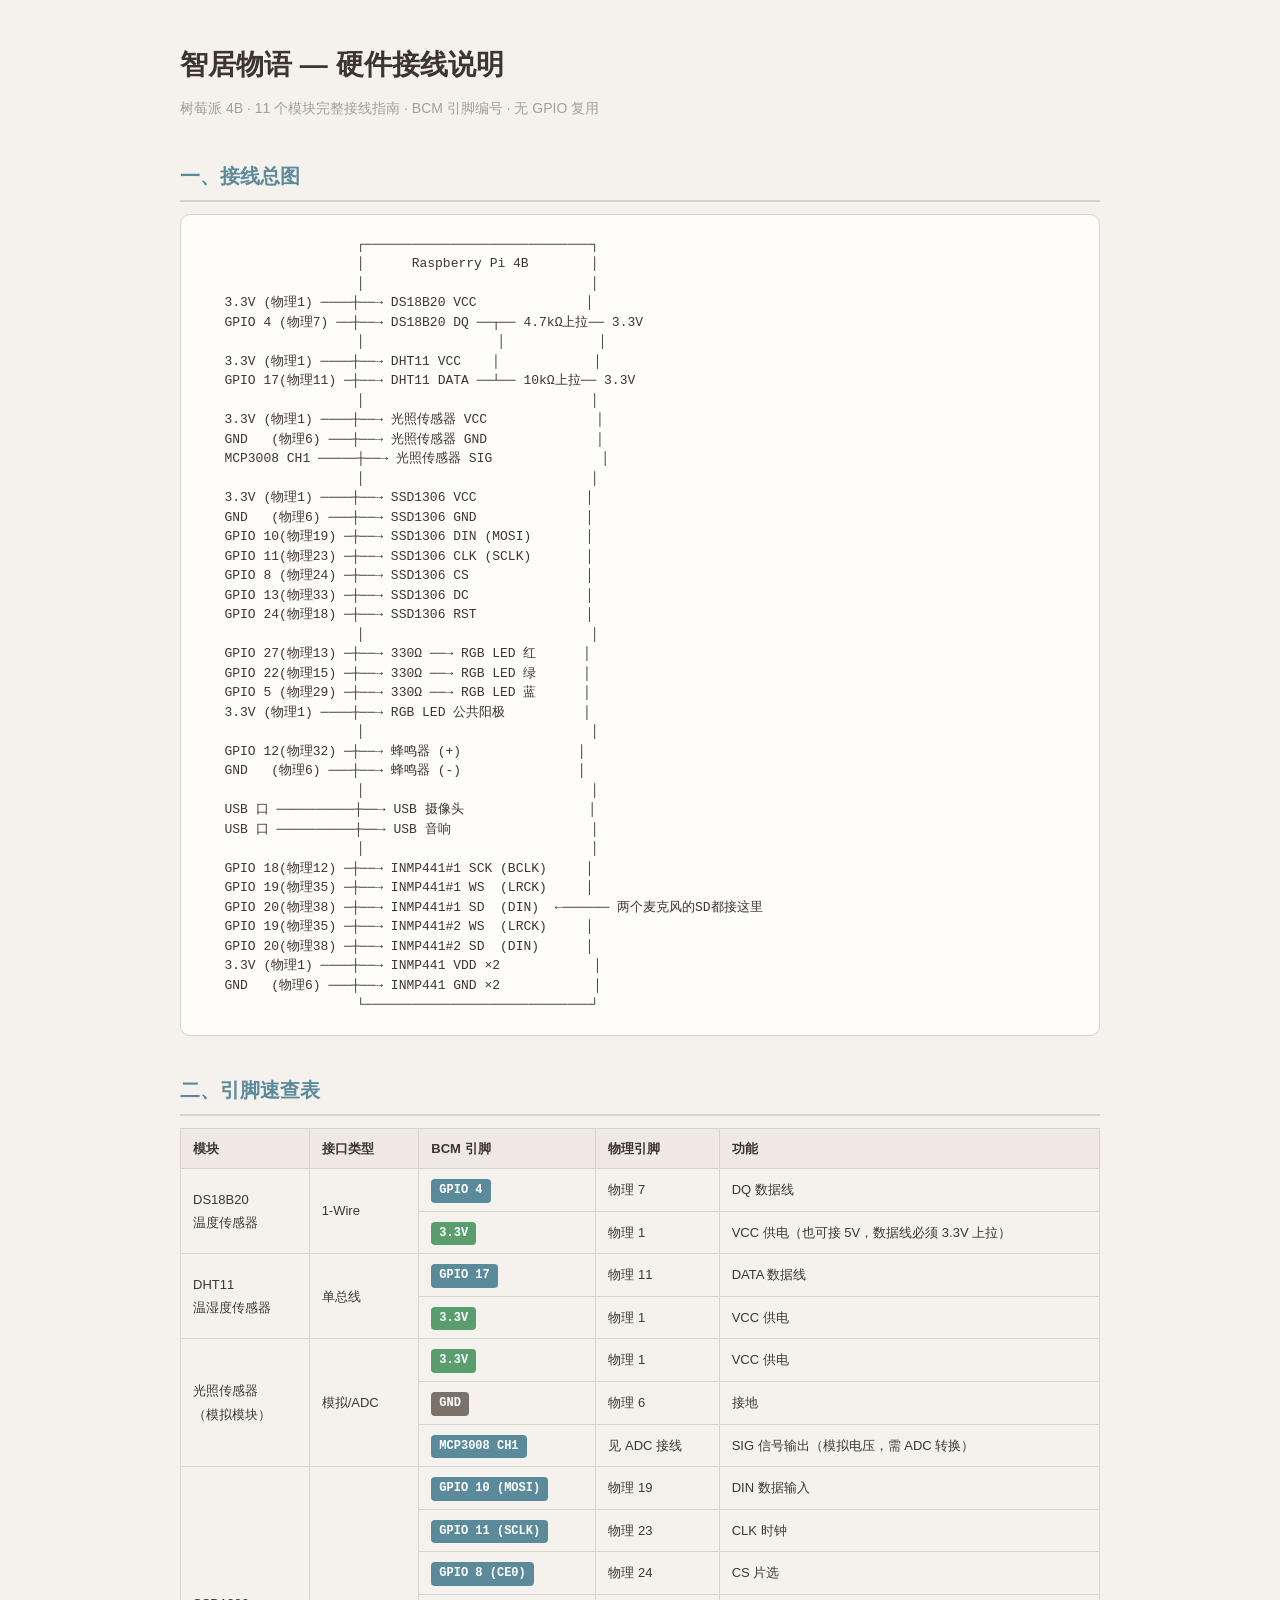
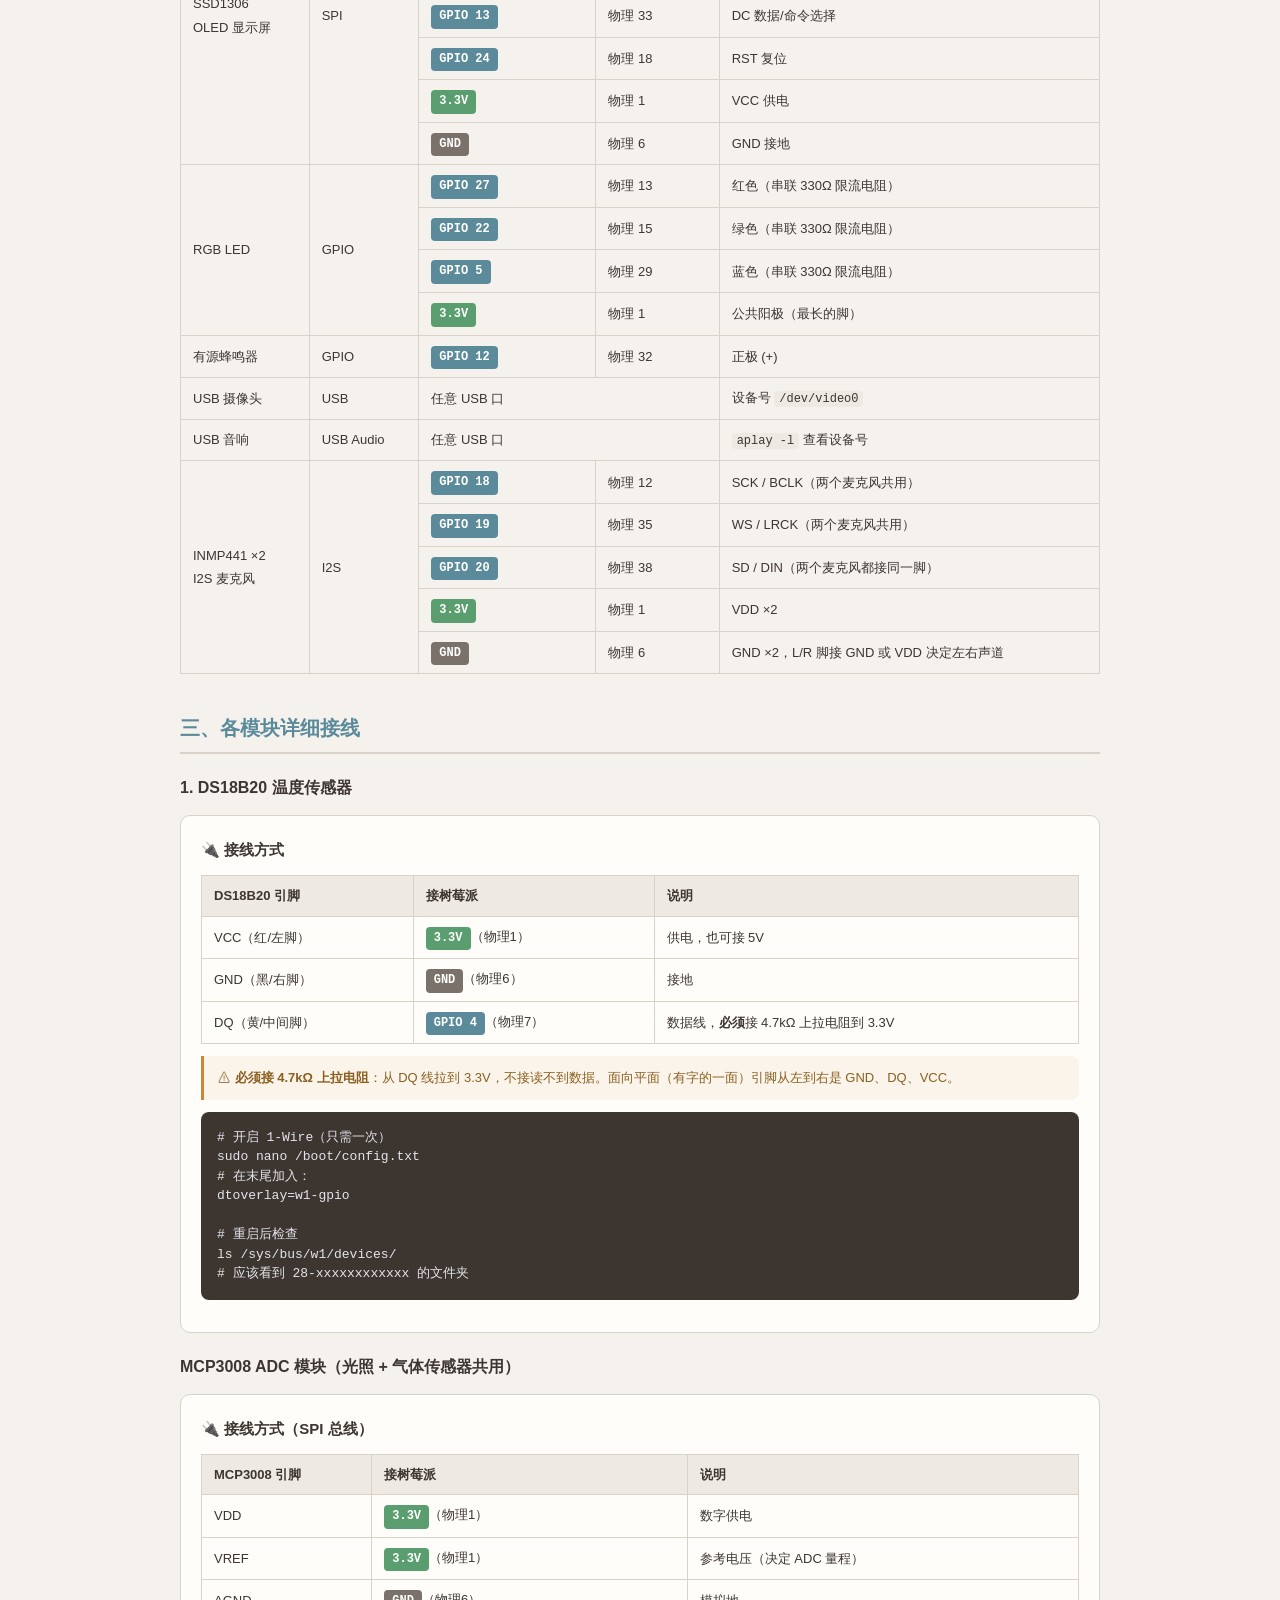
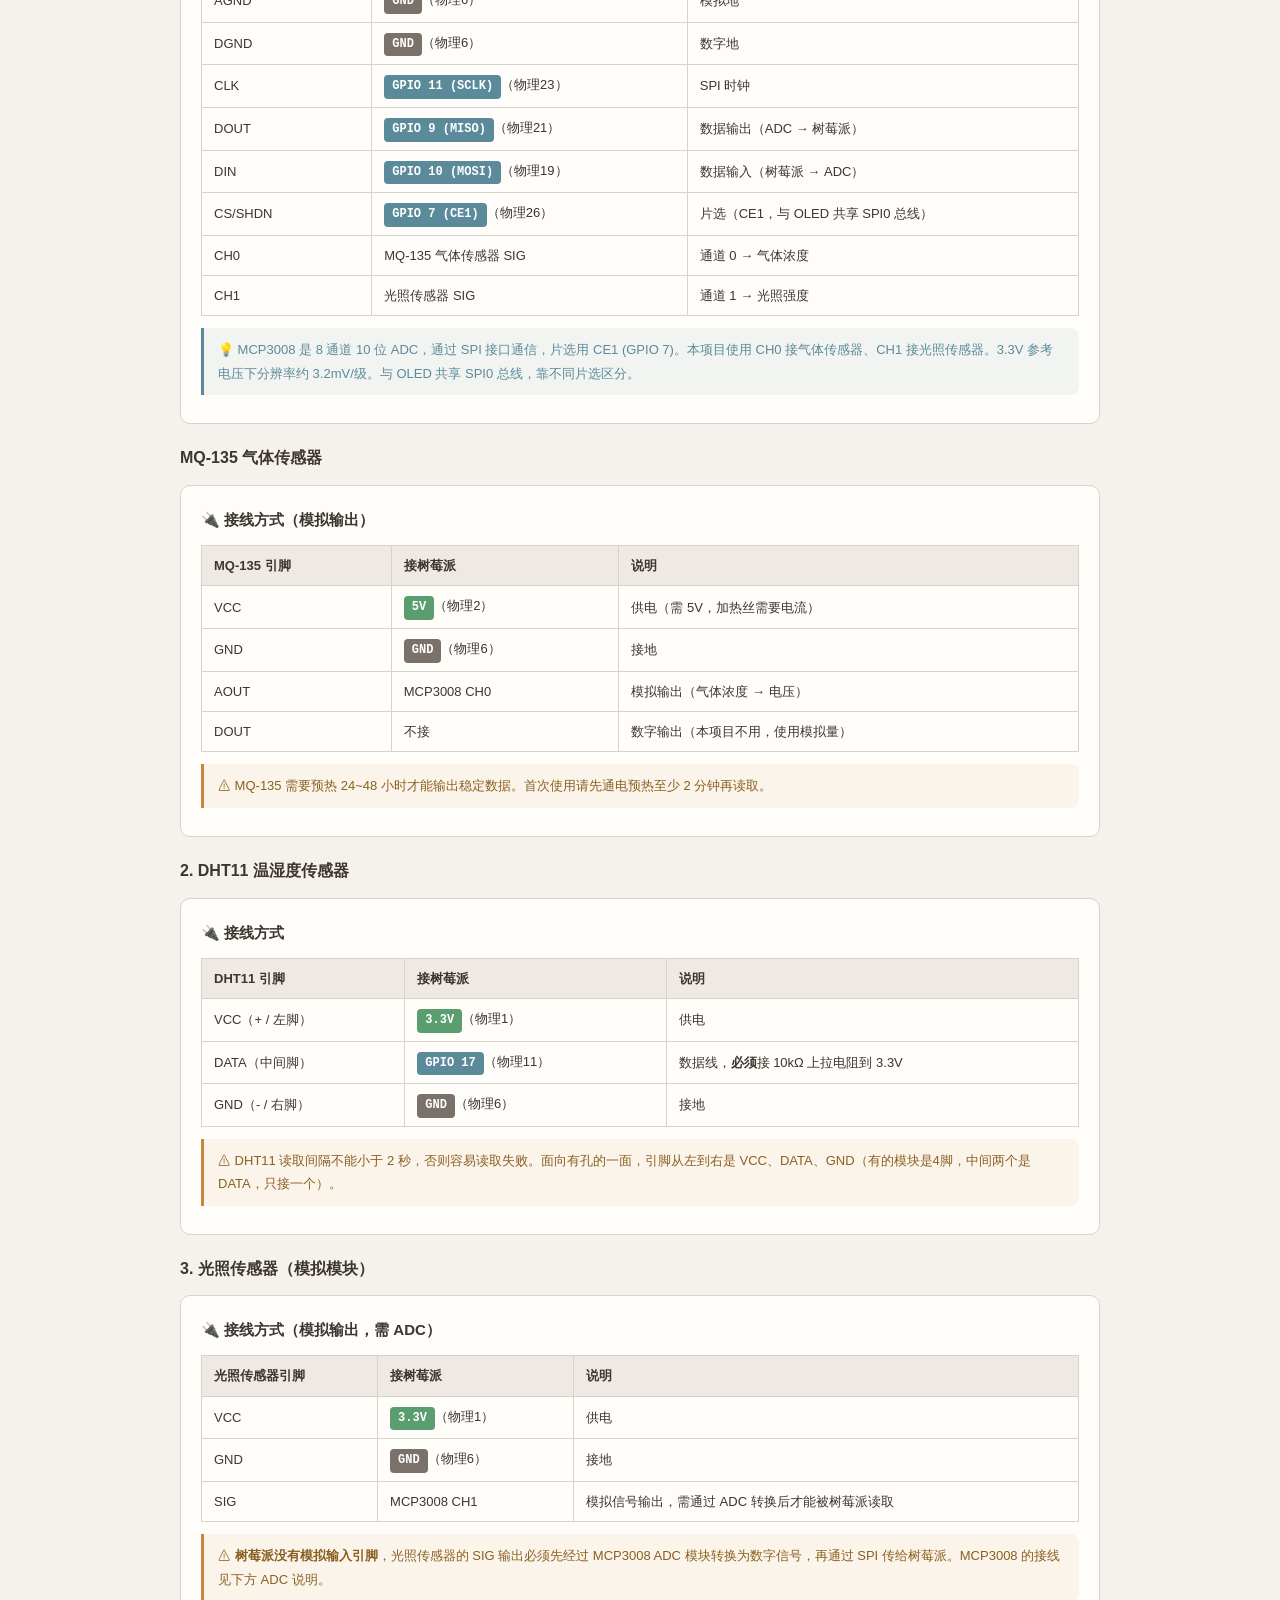
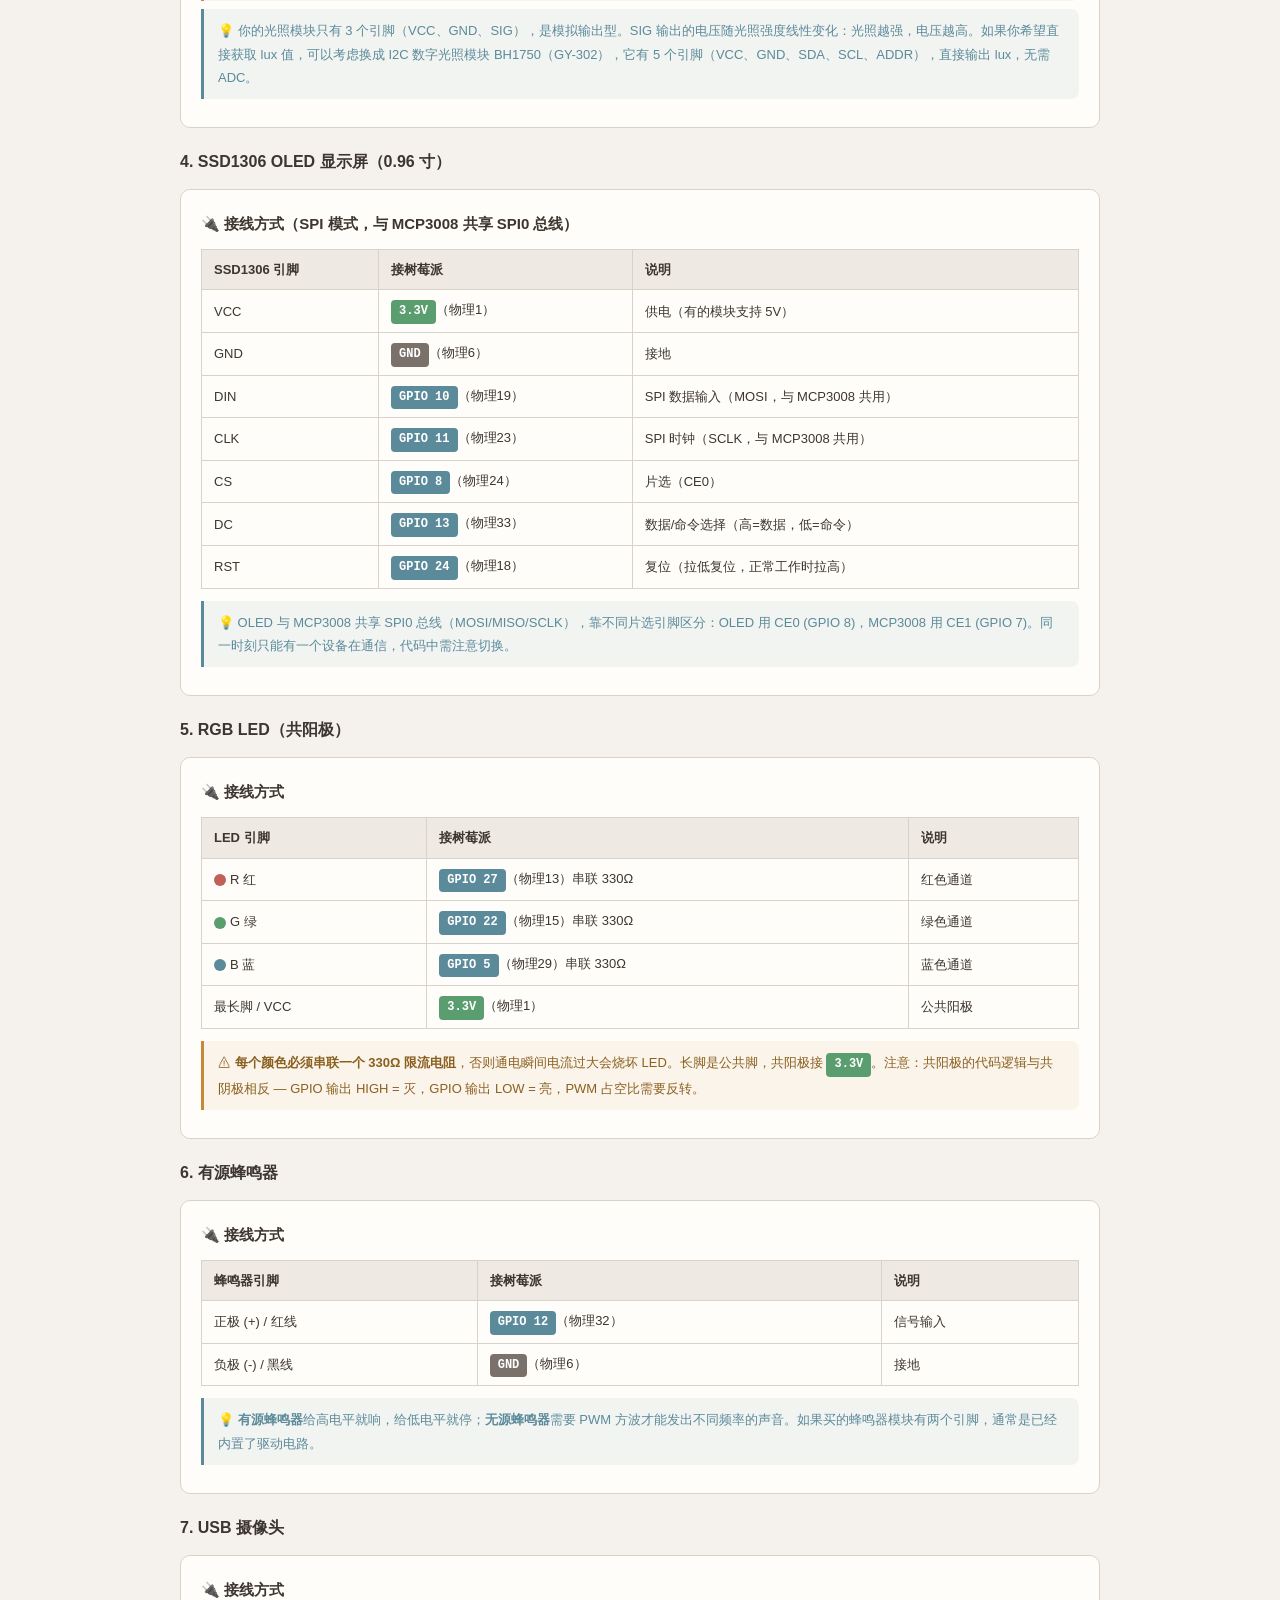
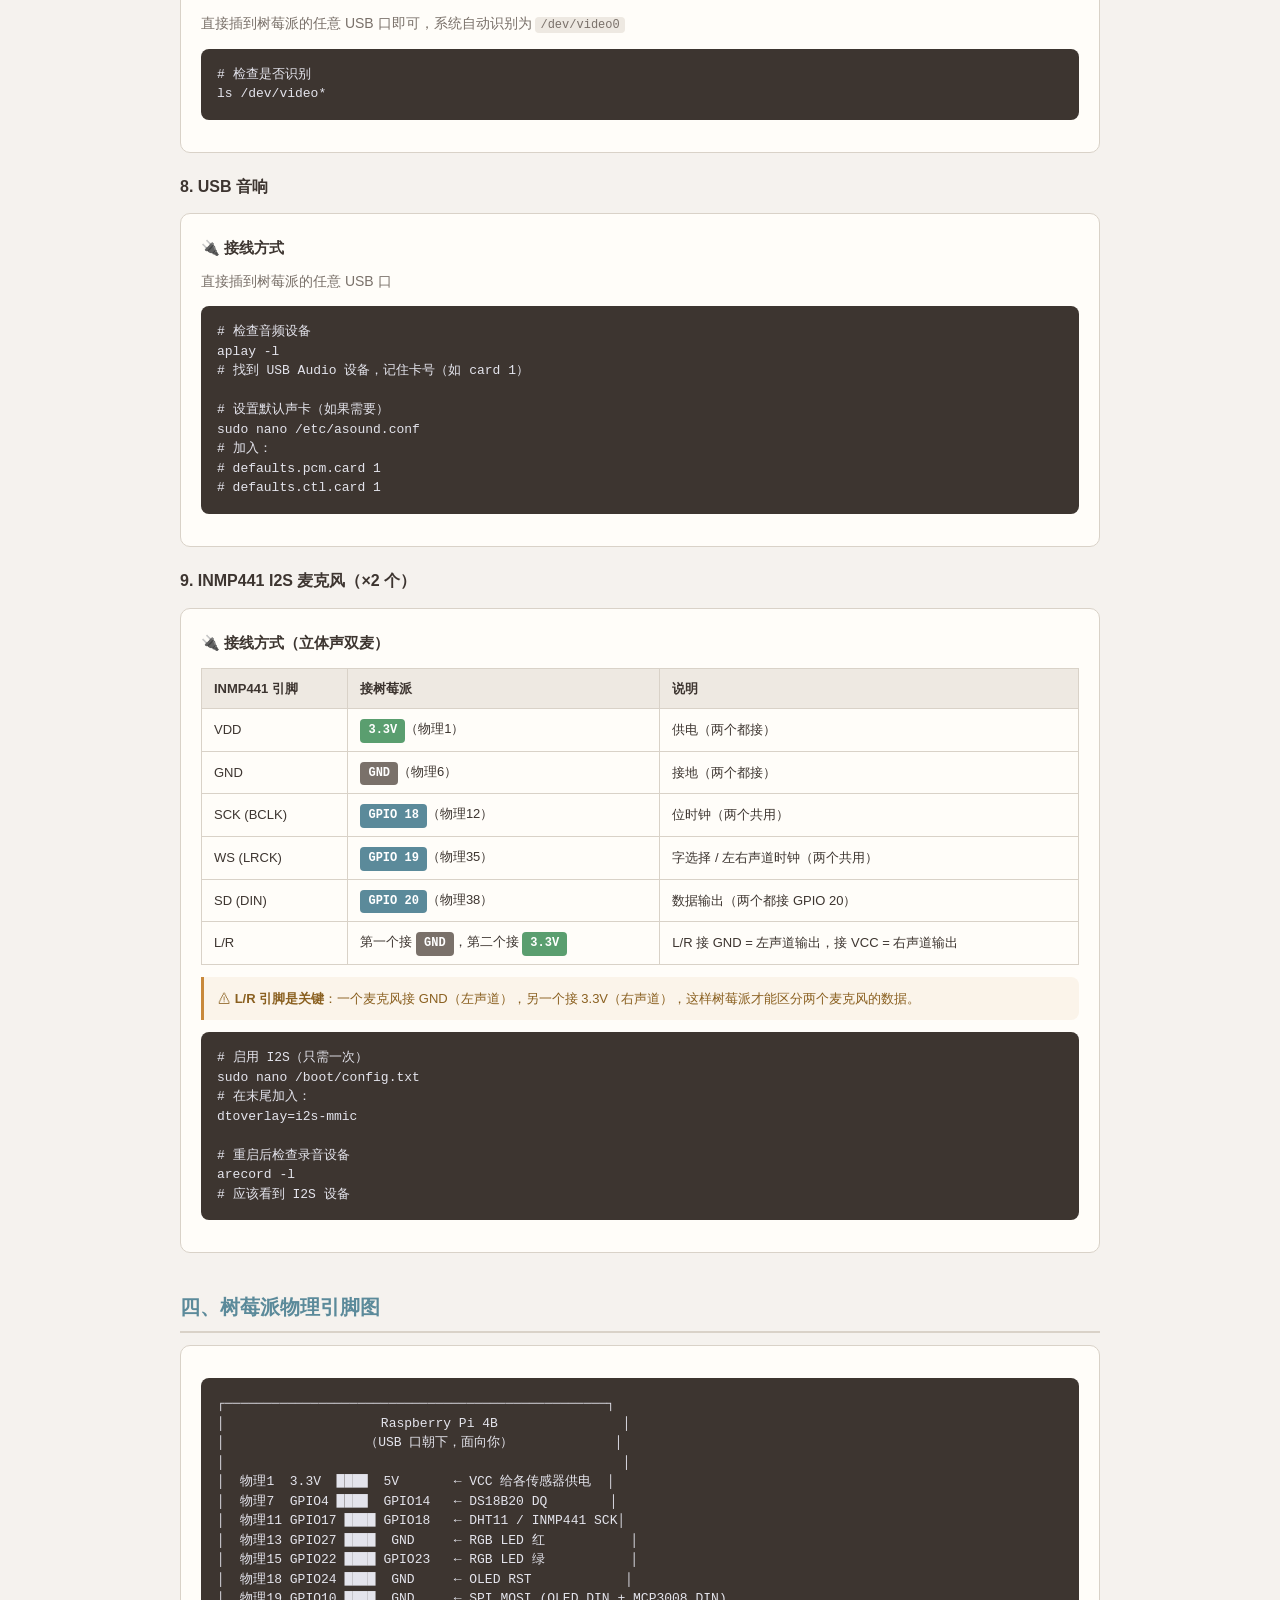
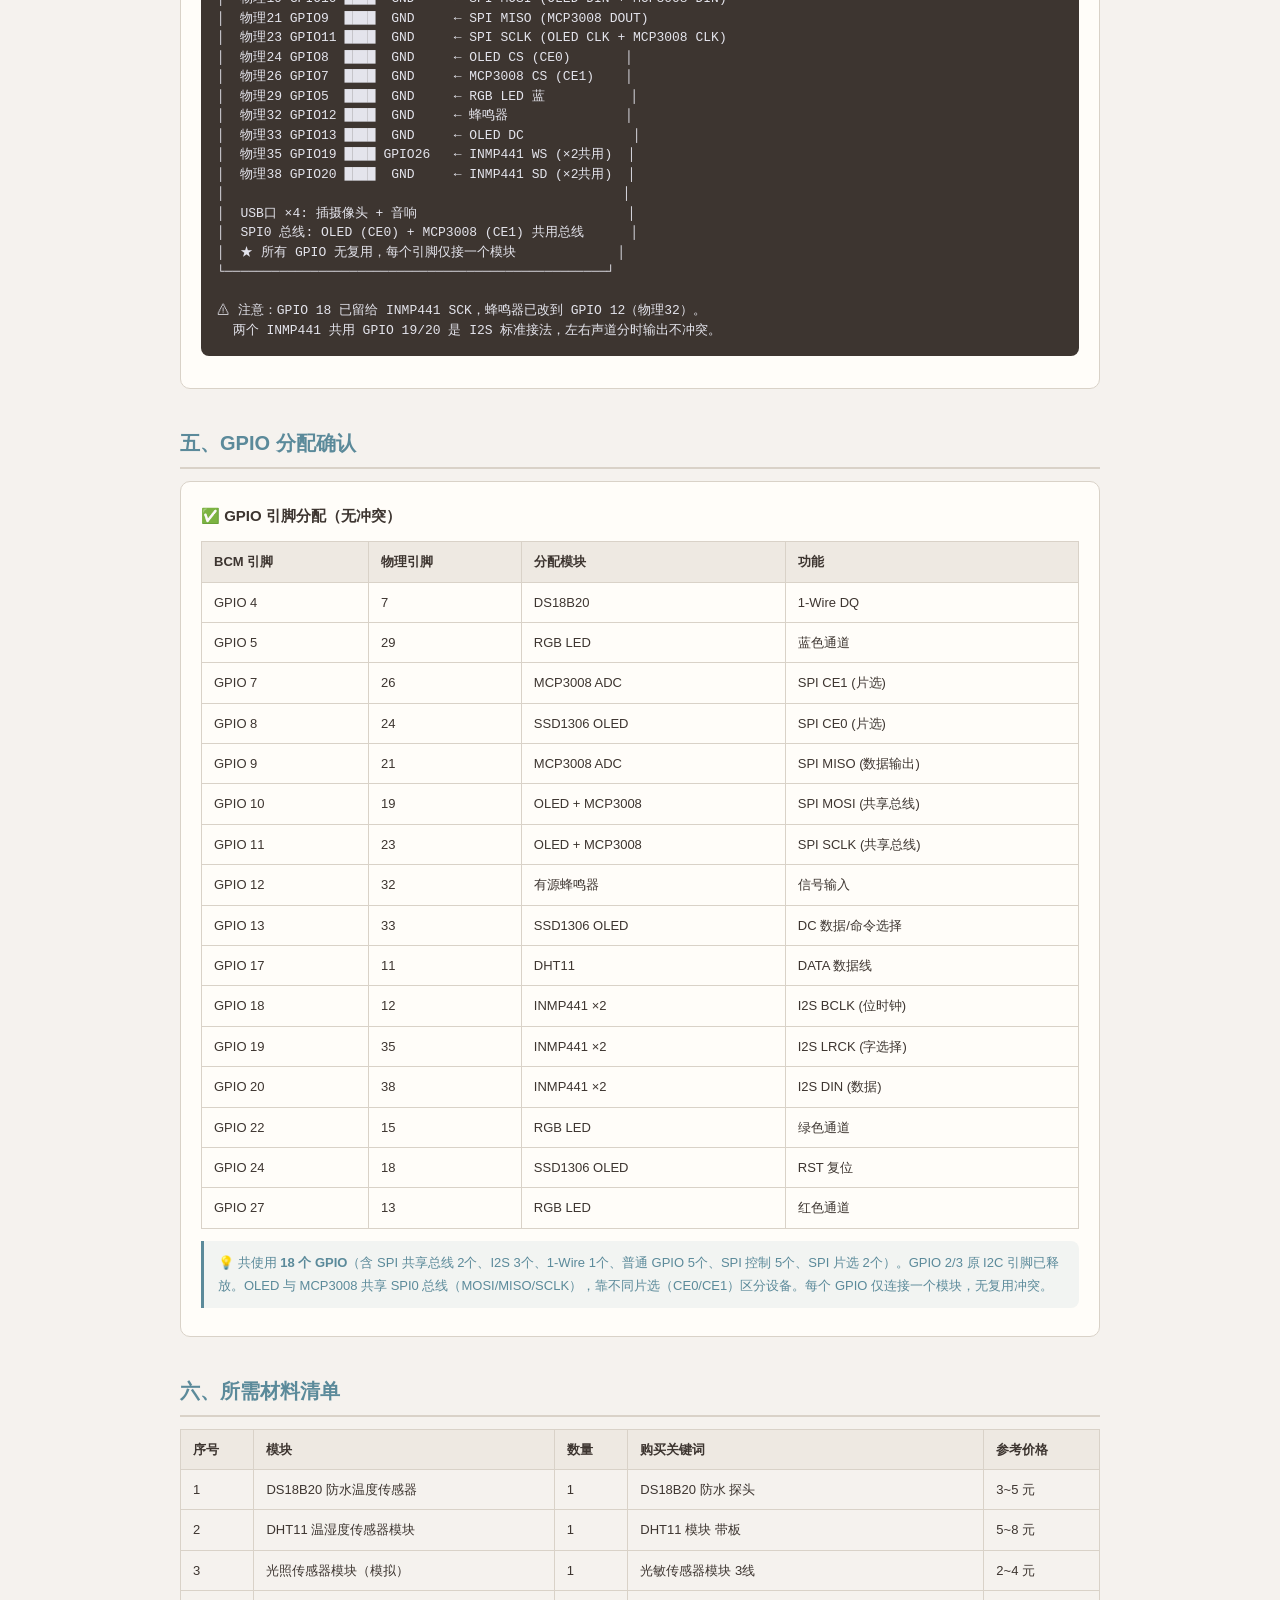
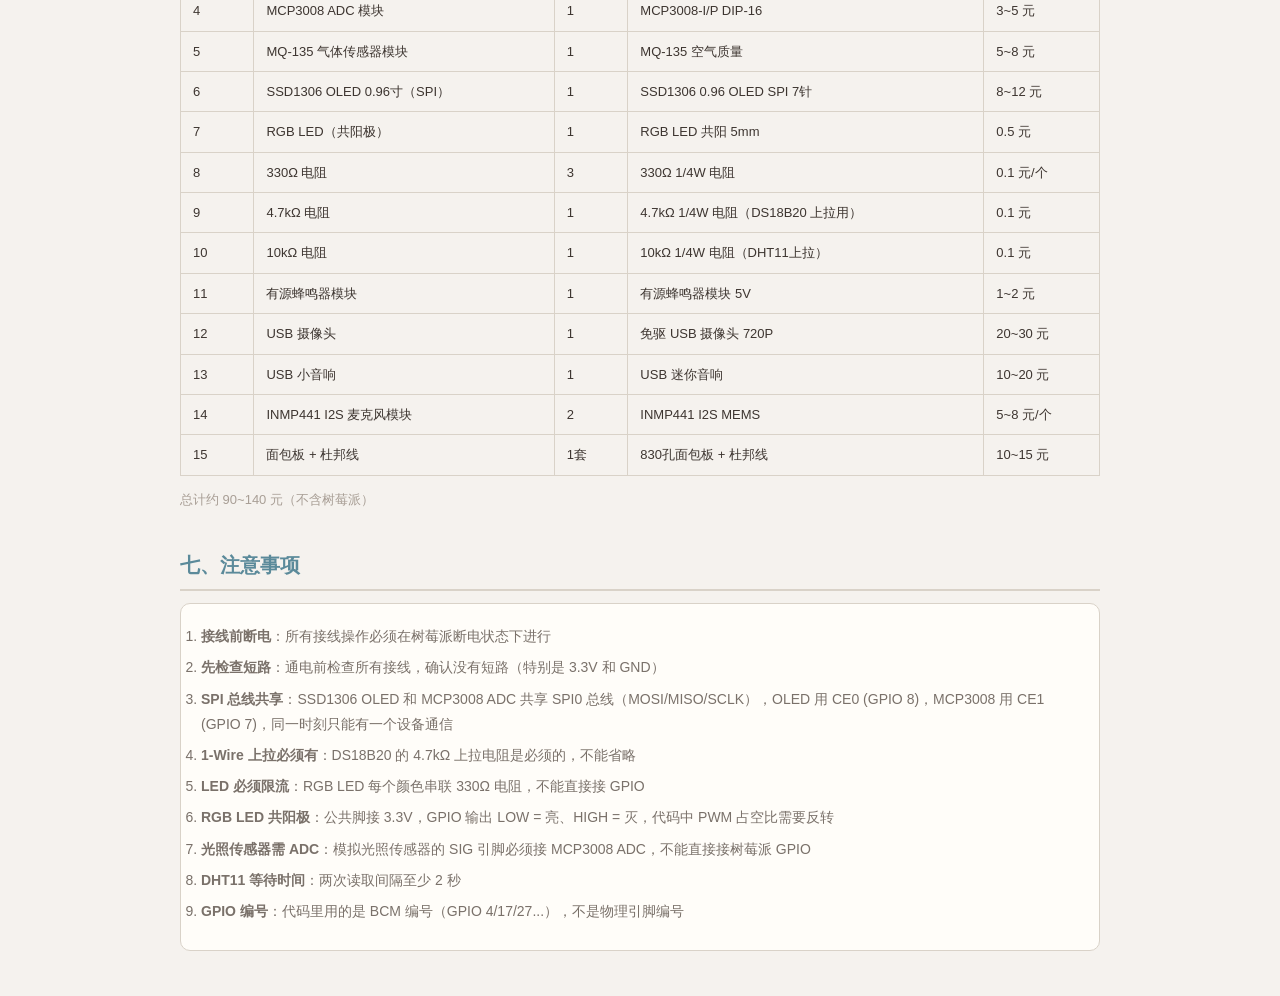
<file: docs/hardware-wiring-guide.html>
<!DOCTYPE html>
<html lang="zh-CN">
<head>
    <meta charset="UTF-8">
    <title>智居物语 — 硬件接线说明</title>
    <style>
        *{margin:0;padding:0;box-sizing:border-box}
        body{font-family:-apple-system,'PingFang SC','Microsoft YaHei',sans-serif;background:#f5f2ee;color:#3d3530;line-height:1.8;padding:40px;max-width:1000px;margin:0 auto}
        h1{font-size:28px;margin-bottom:6px}
        h2{font-size:20px;margin:36px 0 12px;padding-bottom:6px;border-bottom:2px solid #d9d2c8;color:#5b8a9a}
        h3{font-size:16px;margin:20px 0 8px}
        p,li{font-size:14px;color:#7a716a;margin-bottom:6px}
        .sub{color:#a89e95;font-size:14px;margin-bottom:32px}
        table{width:100%;border-collapse:collapse;margin:12px 0;font-size:13px}
        th,td{padding:8px 12px;text-align:left;border:1px solid #d9d2c8}
        th{background:#eee9e2;font-weight:600}
        code{background:#eee9e2;padding:1px 5px;border-radius:4px;font-size:12px;font-family:Consolas,monospace}
        pre{background:#3d3530;color:#e4e4ec;padding:16px;border-radius:8px;overflow-x:auto;margin:12px 0;font-size:13px;line-height:1.5}
        .card{background:#fffdf9;border:1px solid #d9d2c8;border-radius:10px;padding:20px;margin:12px 0}
        .card-title{font-weight:700;font-size:15px;margin-bottom:8px;display:flex;align-items:center;gap:8px}
        .pin{display:inline-block;background:#5b8a9a;color:#fff;padding:1px 8px;border-radius:4px;font-size:12px;font-family:Consolas,monospace;font-weight:600}
        .vcc{background:#5a9e6f}
        .gnd{background:#7a716a}
        .warn{background:rgba(200,136,58,.08);border-left:3px solid #c8883a;padding:10px 14px;border-radius:0 8px 8px 0;margin:8px 0;font-size:13px;color:#8a6020}
        .tip{background:rgba(91,138,154,.08);border-left:3px solid #5b8a9a;padding:10px 14px;border-radius:0 8px 8px 0;margin:8px 0;font-size:13px;color:#5b8a9a}
        .diagram{background:#fffdf9;border:1px solid #d9d2c8;border-radius:10px;padding:20px;margin:12px 0;font-family:Consolas,monospace;font-size:13px;line-height:1.5;overflow-x:auto;white-space:pre}
        .led-wire{display:inline-block;width:12px;height:12px;border-radius:50%;margin-right:4px;vertical-align:middle}
        .led-r{background:#c06058}.led-g{background:#5a9e6f}.led-b{background:#5b8a9a}
    </style>
</head>
<body>

<h1>智居物语 — 硬件接线说明</h1>
<p class="sub">树莓派 4B · 11 个模块完整接线指南 · BCM 引脚编号 · 无 GPIO 复用</p>

<!-- ═══════════════════════════════════════════════ -->
<h2>一、接线总图</h2>

<div class="diagram">                    ┌─────────────────────────────┐
                    │      Raspberry Pi 4B        │
                    │                             │
   3.3V (物理1) ────┼──→ DS18B20 VCC              │
   GPIO 4 (物理7) ──┼──→ DS18B20 DQ ──┬── 4.7kΩ上拉── 3.3V
                    │                 │            │
   3.3V (物理1) ────┼──→ DHT11 VCC    │            │
   GPIO 17(物理11) ─┼──→ DHT11 DATA ──┴── 10kΩ上拉── 3.3V
                    │                             │
   3.3V (物理1) ────┼──→ 光照传感器 VCC              │
   GND   (物理6) ───┼──→ 光照传感器 GND              │
   MCP3008 CH1 ─────┼──→ 光照传感器 SIG              │
                    │                             │
   3.3V (物理1) ────┼──→ SSD1306 VCC              │
   GND   (物理6) ───┼──→ SSD1306 GND              │
   GPIO 10(物理19) ─┼──→ SSD1306 DIN (MOSI)       │
   GPIO 11(物理23) ─┼──→ SSD1306 CLK (SCLK)       │
   GPIO 8 (物理24) ─┼──→ SSD1306 CS               │
   GPIO 13(物理33) ─┼──→ SSD1306 DC               │
   GPIO 24(物理18) ─┼──→ SSD1306 RST              │
                    │                             │
   GPIO 27(物理13) ─┼──→ 330Ω ──→ RGB LED 红      │
   GPIO 22(物理15) ─┼──→ 330Ω ──→ RGB LED 绿      │
   GPIO 5 (物理29) ─┼──→ 330Ω ──→ RGB LED 蓝      │
   3.3V (物理1) ────┼──→ RGB LED 公共阳极          │
                    │                             │
   GPIO 12(物理32) ─┼──→ 蜂鸣器 (+)               │
   GND   (物理6) ───┼──→ 蜂鸣器 (-)               │
                    │                             │
   USB 口 ──────────┼──→ USB 摄像头                │
   USB 口 ──────────┼──→ USB 音响                  │
                    │                             │
   GPIO 18(物理12) ─┼──→ INMP441#1 SCK (BCLK)     │
   GPIO 19(物理35) ─┼──→ INMP441#1 WS  (LRCK)     │
   GPIO 20(物理38) ─┼──→ INMP441#1 SD  (DIN)  ←────── 两个麦克风的SD都接这里
   GPIO 19(物理35) ─┼──→ INMP441#2 WS  (LRCK)     │
   GPIO 20(物理38) ─┼──→ INMP441#2 SD  (DIN)      │
   3.3V (物理1) ────┼──→ INMP441 VDD ×2            │
   GND   (物理6) ───┼──→ INMP441 GND ×2            │
                    └─────────────────────────────┘</div>

<!-- ═══════════════════════════════════════════════ -->
<h2>二、引脚速查表</h2>

<table>
    <tr>
        <th>模块</th><th>接口类型</th><th>BCM 引脚</th><th>物理引脚</th><th>功能</th>
    </tr>
    <tr>
        <td rowspan="2">DS18B20<br>温度传感器</td>
        <td rowspan="2">1-Wire</td>
        <td><span class="pin">GPIO 4</span></td>
        <td>物理 7</td><td>DQ 数据线</td>
    </tr>
    <tr>
        <td><span class="pin vcc">3.3V</span></td>
        <td>物理 1</td><td>VCC 供电（也可接 5V，数据线必须 3.3V 上拉）</td>
    </tr>
    <tr>
        <td rowspan="2">DHT11<br>温湿度传感器</td>
        <td rowspan="2">单总线</td>
        <td><span class="pin">GPIO 17</span></td>
        <td>物理 11</td><td>DATA 数据线</td>
    </tr>
    <tr>
        <td><span class="pin vcc">3.3V</span></td>
        <td>物理 1</td><td>VCC 供电</td>
    </tr>
    <tr>
        <td rowspan="3">光照传感器<br>（模拟模块）</td>
        <td rowspan="3">模拟/ADC</td>
        <td><span class="pin vcc">3.3V</span></td>
        <td>物理 1</td><td>VCC 供电</td>
    </tr>
    <tr>
        <td><span class="pin gnd">GND</span></td>
        <td>物理 6</td><td>接地</td>
    </tr>
    <tr>
        <td><span class="pin">MCP3008 CH1</span></td>
        <td>见 ADC 接线</td><td>SIG 信号输出（模拟电压，需 ADC 转换）</td>
    </tr>
    <tr>
        <td rowspan="7">SSD1306<br>OLED 显示屏</td>
        <td rowspan="7">SPI</td>
        <td><span class="pin">GPIO 10 (MOSI)</span></td>
        <td>物理 19</td><td>DIN 数据输入</td>
    </tr>
    <tr>
        <td><span class="pin">GPIO 11 (SCLK)</span></td>
        <td>物理 23</td><td>CLK 时钟</td>
    </tr>
    <tr>
        <td><span class="pin">GPIO 8 (CE0)</span></td>
        <td>物理 24</td><td>CS 片选</td>
    </tr>
    <tr>
        <td><span class="pin">GPIO 13</span></td>
        <td>物理 33</td><td>DC 数据/命令选择</td>
    </tr>
    <tr>
        <td><span class="pin">GPIO 24</span></td>
        <td>物理 18</td><td>RST 复位</td>
    </tr>
    <tr>
        <td><span class="pin vcc">3.3V</span></td>
        <td>物理 1</td><td>VCC 供电</td>
    </tr>
    <tr>
        <td><span class="pin gnd">GND</span></td>
        <td>物理 6</td><td>GND 接地</td>
    </tr>
    <tr>
        <td rowspan="4">RGB LED</td>
        <td rowspan="4">GPIO</td>
        <td><span class="pin">GPIO 27</span></td>
        <td>物理 13</td><td>红色（串联 330Ω 限流电阻）</td>
    </tr>
    <tr>
        <td><span class="pin">GPIO 22</span></td>
        <td>物理 15</td><td>绿色（串联 330Ω 限流电阻）</td>
    </tr>
    <tr>
        <td><span class="pin">GPIO 5</span></td>
        <td>物理 29</td><td>蓝色（串联 330Ω 限流电阻）</td>
    </tr>
    <tr>
        <td><span class="pin vcc">3.3V</span></td>
        <td>物理 1</td><td>公共阳极（最长的脚）</td>
    </tr>
    <tr>
        <td>有源蜂鸣器</td>
        <td>GPIO</td>
        <td><span class="pin">GPIO 12</span></td>
        <td>物理 32</td><td>正极 (+)</td>
    </tr>
    <tr>
        <td>USB 摄像头</td>
        <td>USB</td>
        <td colspan="2">任意 USB 口</td>
        <td>设备号 <code>/dev/video0</code></td>
    </tr>
    <tr>
        <td>USB 音响</td>
        <td>USB Audio</td>
        <td colspan="2">任意 USB 口</td>
        <td><code>aplay -l</code> 查看设备号</td>
    </tr>
    <tr>
        <td rowspan="5">INMP441 ×2<br>I2S 麦克风</td>
        <td rowspan="5">I2S</td>
        <td><span class="pin">GPIO 18</span></td>
        <td>物理 12</td><td>SCK / BCLK（两个麦克风共用）</td>
    </tr>
    <tr>
        <td><span class="pin">GPIO 19</span></td>
        <td>物理 35</td><td>WS / LRCK（两个麦克风共用）</td>
    </tr>
    <tr>
        <td><span class="pin">GPIO 20</span></td>
        <td>物理 38</td><td>SD / DIN（两个麦克风都接同一脚）</td>
    </tr>
    <tr>
        <td><span class="pin vcc">3.3V</span></td>
        <td>物理 1</td><td>VDD ×2</td>
    </tr>
    <tr>
        <td><span class="pin gnd">GND</span></td>
        <td>物理 6</td><td>GND ×2，L/R 脚接 GND 或 VDD 决定左右声道</td>
    </tr>
</table>

<!-- ═══════════════════════════════════════════════ -->
<h2>三、各模块详细接线</h2>

<!-- ── DS18B20 ───────────────────────────────── -->
<h3>1. DS18B20 温度传感器</h3>
<div class="card">
    <div class="card-title">🔌 接线方式</div>
    <table>
        <tr><th>DS18B20 引脚</th><th>接树莓派</th><th>说明</th></tr>
        <tr><td>VCC（红/左脚）</td><td><span class="pin vcc">3.3V</span>（物理1）</td><td>供电，也可接 5V</td></tr>
        <tr><td>GND（黑/右脚）</td><td><span class="pin gnd">GND</span>（物理6）</td><td>接地</td></tr>
        <tr><td>DQ（黄/中间脚）</td><td><span class="pin">GPIO 4</span>（物理7）</td><td>数据线，<strong>必须</strong>接 4.7kΩ 上拉电阻到 3.3V</td></tr>
    </table>
    <div class="warn">
        ⚠ <strong>必须接 4.7kΩ 上拉电阻</strong>：从 DQ 线拉到 3.3V，不接读不到数据。面向平面（有字的一面）引脚从左到右是 GND、DQ、VCC。
    </div>
    <pre># 开启 1-Wire（只需一次）
sudo nano /boot/config.txt
# 在末尾加入：
dtoverlay=w1-gpio

# 重启后检查
ls /sys/bus/w1/devices/
# 应该看到 28-xxxxxxxxxxxx 的文件夹</pre>
</div>

<!-- ── MCP3008 ADC ─────────────────────────────── -->
<h3>MCP3008 ADC 模块（光照 + 气体传感器共用）</h3>
<div class="card">
    <div class="card-title">🔌 接线方式（SPI 总线）</div>
    <table>
        <tr><th>MCP3008 引脚</th><th>接树莓派</th><th>说明</th></tr>
        <tr><td>VDD</td><td><span class="pin vcc">3.3V</span>（物理1）</td><td>数字供电</td></tr>
        <tr><td>VREF</td><td><span class="pin vcc">3.3V</span>（物理1）</td><td>参考电压（决定 ADC 量程）</td></tr>
        <tr><td>AGND</td><td><span class="pin gnd">GND</span>（物理6）</td><td>模拟地</td></tr>
        <tr><td>DGND</td><td><span class="pin gnd">GND</span>（物理6）</td><td>数字地</td></tr>
        <tr><td>CLK</td><td><span class="pin">GPIO 11 (SCLK)</span>（物理23）</td><td>SPI 时钟</td></tr>
        <tr><td>DOUT</td><td><span class="pin">GPIO 9 (MISO)</span>（物理21）</td><td>数据输出（ADC → 树莓派）</td></tr>
        <tr><td>DIN</td><td><span class="pin">GPIO 10 (MOSI)</span>（物理19）</td><td>数据输入（树莓派 → ADC）</td></tr>
        <tr><td>CS/SHDN</td><td><span class="pin">GPIO 7 (CE1)</span>（物理26）</td><td>片选（CE1，与 OLED 共享 SPI0 总线）</td></tr>
        <tr><td>CH0</td><td>MQ-135 气体传感器 SIG</td><td>通道 0 → 气体浓度</td></tr>
        <tr><td>CH1</td><td>光照传感器 SIG</td><td>通道 1 → 光照强度</td></tr>
    </table>
    <div class="tip">
        💡 MCP3008 是 8 通道 10 位 ADC，通过 SPI 接口通信，片选用 CE1 (GPIO 7)。本项目使用 CH0 接气体传感器、CH1 接光照传感器。3.3V 参考电压下分辨率约 3.2mV/级。与 OLED 共享 SPI0 总线，靠不同片选区分。
    </div>
</div>

<!-- ── MQ-135 气体传感器 ───────────────────────── -->
<h3>MQ-135 气体传感器</h3>
<div class="card">
    <div class="card-title">🔌 接线方式（模拟输出）</div>
    <table>
        <tr><th>MQ-135 引脚</th><th>接树莓派</th><th>说明</th></tr>
        <tr><td>VCC</td><td><span class="pin vcc">5V</span>（物理2）</td><td>供电（需 5V，加热丝需要电流）</td></tr>
        <tr><td>GND</td><td><span class="pin gnd">GND</span>（物理6）</td><td>接地</td></tr>
        <tr><td>AOUT</td><td>MCP3008 CH0</td><td>模拟输出（气体浓度 → 电压）</td></tr>
        <tr><td>DOUT</td><td>不接</td><td>数字输出（本项目不用，使用模拟量）</td></tr>
    </table>
    <div class="warn">
        ⚠ MQ-135 需要预热 24~48 小时才能输出稳定数据。首次使用请先通电预热至少 2 分钟再读取。
    </div>
</div>

<!-- ── DHT11 ─────────────────────────────────── -->
<h3>2. DHT11 温湿度传感器</h3>
<div class="card">
    <div class="card-title">🔌 接线方式</div>
    <table>
        <tr><th>DHT11 引脚</th><th>接树莓派</th><th>说明</th></tr>
        <tr><td>VCC（+ / 左脚）</td><td><span class="pin vcc">3.3V</span>（物理1）</td><td>供电</td></tr>
        <tr><td>DATA（中间脚）</td><td><span class="pin">GPIO 17</span>（物理11）</td><td>数据线，<strong>必须</strong>接 10kΩ 上拉电阻到 3.3V</td></tr>
        <tr><td>GND（- / 右脚）</td><td><span class="pin gnd">GND</span>（物理6）</td><td>接地</td></tr>
    </table>
    <div class="warn">
        ⚠ DHT11 读取间隔不能小于 2 秒，否则容易读取失败。面向有孔的一面，引脚从左到右是 VCC、DATA、GND（有的模块是4脚，中间两个是DATA，只接一个）。
    </div>
</div>

<!-- ── 光照传感器 ─────────────────────────────── -->
<h3>3. 光照传感器（模拟模块）</h3>
<div class="card">
    <div class="card-title">🔌 接线方式（模拟输出，需 ADC）</div>
    <table>
        <tr><th>光照传感器引脚</th><th>接树莓派</th><th>说明</th></tr>
        <tr><td>VCC</td><td><span class="pin vcc">3.3V</span>（物理1）</td><td>供电</td></tr>
        <tr><td>GND</td><td><span class="pin gnd">GND</span>（物理6）</td><td>接地</td></tr>
        <tr><td>SIG</td><td>MCP3008 CH1</td><td>模拟信号输出，需通过 ADC 转换后才能被树莓派读取</td></tr>
    </table>
    <div class="warn">
        ⚠ <strong>树莓派没有模拟输入引脚</strong>，光照传感器的 SIG 输出必须先经过 MCP3008 ADC 模块转换为数字信号，再通过 SPI 传给树莓派。MCP3008 的接线见下方 ADC 说明。
    </div>
    <div class="tip">
        💡 你的光照模块只有 3 个引脚（VCC、GND、SIG），是模拟输出型。SIG 输出的电压随光照强度线性变化：光照越强，电压越高。如果你希望直接获取 lux 值，可以考虑换成 I2C 数字光照模块 BH1750（GY-302），它有 5 个引脚（VCC、GND、SDA、SCL、ADDR），直接输出 lux，无需 ADC。
    </div>
</div>

<!-- ── SSD1306 OLED ───────────────────────────── -->
<h3>4. SSD1306 OLED 显示屏（0.96 寸）</h3>
<div class="card">
    <div class="card-title">🔌 接线方式（SPI 模式，与 MCP3008 共享 SPI0 总线）</div>
    <table>
        <tr><th>SSD1306 引脚</th><th>接树莓派</th><th>说明</th></tr>
        <tr><td>VCC</td><td><span class="pin vcc">3.3V</span>（物理1）</td><td>供电（有的模块支持 5V）</td></tr>
        <tr><td>GND</td><td><span class="pin gnd">GND</span>（物理6）</td><td>接地</td></tr>
        <tr><td>DIN</td><td><span class="pin">GPIO 10</span>（物理19）</td><td>SPI 数据输入（MOSI，与 MCP3008 共用）</td></tr>
        <tr><td>CLK</td><td><span class="pin">GPIO 11</span>（物理23）</td><td>SPI 时钟（SCLK，与 MCP3008 共用）</td></tr>
        <tr><td>CS</td><td><span class="pin">GPIO 8</span>（物理24）</td><td>片选（CE0）</td></tr>
        <tr><td>DC</td><td><span class="pin">GPIO 13</span>（物理33）</td><td>数据/命令选择（高=数据，低=命令）</td></tr>
        <tr><td>RST</td><td><span class="pin">GPIO 24</span>（物理18）</td><td>复位（拉低复位，正常工作时拉高）</td></tr>
    </table>
    <div class="tip">
        💡 OLED 与 MCP3008 共享 SPI0 总线（MOSI/MISO/SCLK），靠不同片选引脚区分：OLED 用 CE0 (GPIO 8)，MCP3008 用 CE1 (GPIO 7)。同一时刻只能有一个设备在通信，代码中需注意切换。
    </div>
</div>

<!-- ── RGB LED ────────────────────────────────── -->
<h3>5. RGB LED（共阳极）</h3>
<div class="card">
    <div class="card-title">🔌 接线方式</div>
    <table>
        <tr><th>LED 引脚</th><th>接树莓派</th><th>说明</th></tr>
        <tr><td><span class="led-wire led-r"></span>R 红</td><td><span class="pin">GPIO 27</span>（物理13）串联 330Ω</td><td>红色通道</td></tr>
        <tr><td><span class="led-wire led-g"></span>G 绿</td><td><span class="pin">GPIO 22</span>（物理15）串联 330Ω</td><td>绿色通道</td></tr>
        <tr><td><span class="led-wire led-b"></span>B 蓝</td><td><span class="pin">GPIO 5</span>（物理29）串联 330Ω</td><td>蓝色通道</td></tr>
        <tr><td>最长脚 / VCC</td><td><span class="pin vcc">3.3V</span>（物理1）</td><td>公共阳极</td></tr>
    </table>
    <div class="warn">
        ⚠ <strong>每个颜色必须串联一个 330Ω 限流电阻</strong>，否则通电瞬间电流过大会烧坏 LED。长脚是公共脚，共阳极接 <span class="pin vcc">3.3V</span>。注意：共阳极的代码逻辑与共阴极相反 — GPIO 输出 HIGH = 灭，GPIO 输出 LOW = 亮，PWM 占空比需要反转。
    </div>
</div>

<!-- ── 蜂鸣器 ────────────────────────────────── -->
<h3>6. 有源蜂鸣器</h3>
<div class="card">
    <div class="card-title">🔌 接线方式</div>
    <table>
        <tr><th>蜂鸣器引脚</th><th>接树莓派</th><th>说明</th></tr>
        <tr><td>正极 (+) / 红线</td><td><span class="pin">GPIO 12</span>（物理32）</td><td>信号输入</td></tr>
        <tr><td>负极 (-) / 黑线</td><td><span class="pin gnd">GND</span>（物理6）</td><td>接地</td></tr>
    </table>
    <div class="tip">
        💡 <strong>有源蜂鸣器</strong>给高电平就响，给低电平就停；<strong>无源蜂鸣器</strong>需要 PWM 方波才能发出不同频率的声音。如果买的蜂鸣器模块有两个引脚，通常是已经内置了驱动电路。
    </div>
</div>

<!-- ── USB 摄像头 ──────────────────────────────── -->
<h3>7. USB 摄像头</h3>
<div class="card">
    <div class="card-title">🔌 接线方式</div>
    <p>直接插到树莓派的任意 USB 口即可，系统自动识别为 <code>/dev/video0</code></p>
    <pre># 检查是否识别
ls /dev/video*</pre>
</div>

<!-- ── USB 音响 ────────────────────────────────── -->
<h3>8. USB 音响</h3>
<div class="card">
    <div class="card-title">🔌 接线方式</div>
    <p>直接插到树莓派的任意 USB 口</p>
    <pre># 检查音频设备
aplay -l
# 找到 USB Audio 设备，记住卡号（如 card 1）

# 设置默认声卡（如果需要）
sudo nano /etc/asound.conf
# 加入：
# defaults.pcm.card 1
# defaults.ctl.card 1</pre>
</div>

<!-- ── INMP441 麦克风 ──────────────────────────── -->
<h3>9. INMP441 I2S 麦克风（×2 个）</h3>
<div class="card">
    <div class="card-title">🔌 接线方式（立体声双麦）</div>
    <table>
        <tr><th>INMP441 引脚</th><th>接树莓派</th><th>说明</th></tr>
        <tr><td>VDD</td><td><span class="pin vcc">3.3V</span>（物理1）</td><td>供电（两个都接）</td></tr>
        <tr><td>GND</td><td><span class="pin gnd">GND</span>（物理6）</td><td>接地（两个都接）</td></tr>
        <tr><td>SCK (BCLK)</td><td><span class="pin">GPIO 18</span>（物理12）</td><td>位时钟（两个共用）</td></tr>
        <tr><td>WS (LRCK)</td><td><span class="pin">GPIO 19</span>（物理35）</td><td>字选择 / 左右声道时钟（两个共用）</td></tr>
        <tr><td>SD (DIN)</td><td><span class="pin">GPIO 20</span>（物理38）</td><td>数据输出（两个都接 GPIO 20）</td></tr>
        <tr><td>L/R</td><td>第一个接 <span class="pin gnd">GND</span>，第二个接 <span class="pin vcc">3.3V</span></td><td>L/R 接 GND = 左声道输出，接 VCC = 右声道输出</td></tr>
    </table>
    <div class="warn">
        ⚠ <strong>L/R 引脚是关键</strong>：一个麦克风接 GND（左声道），另一个接 3.3V（右声道），这样树莓派才能区分两个麦克风的数据。
    </div>
    <pre># 启用 I2S（只需一次）
sudo nano /boot/config.txt
# 在末尾加入：
dtoverlay=i2s-mmic

# 重启后检查录音设备
arecord -l
# 应该看到 I2S 设备</pre>
</div>

<!-- ═══════════════════════════════════════════════ -->
<h2>四、树莓派物理引脚图</h2>

<div class="card">
    <pre>┌─────────────────────────────────────────────────┐
│                    Raspberry Pi 4B                │
│                  （USB 口朝下，面向你）             │
│                                                   │
│  物理1  3.3V  ████  5V       ← VCC 给各传感器供电  │
│  物理7  GPIO4 ████  GPIO14   ← DS18B20 DQ        │
│  物理11 GPIO17 ████ GPIO18   ← DHT11 / INMP441 SCK│
│  物理13 GPIO27 ████  GND     ← RGB LED 红           │
│  物理15 GPIO22 ████ GPIO23   ← RGB LED 绿           │
│  物理18 GPIO24 ████  GND     ← OLED RST            │
│  物理19 GPIO10 ████  GND     ← SPI MOSI (OLED DIN + MCP3008 DIN)
│  物理21 GPIO9  ████  GND     ← SPI MISO (MCP3008 DOUT)
│  物理23 GPIO11 ████  GND     ← SPI SCLK (OLED CLK + MCP3008 CLK)
│  物理24 GPIO8  ████  GND     ← OLED CS (CE0)       │
│  物理26 GPIO7  ████  GND     ← MCP3008 CS (CE1)    │
│  物理29 GPIO5  ████  GND     ← RGB LED 蓝           │
│  物理32 GPIO12 ████  GND     ← 蜂鸣器               │
│  物理33 GPIO13 ████  GND     ← OLED DC              │
│  物理35 GPIO19 ████ GPIO26   ← INMP441 WS (×2共用)  │
│  物理38 GPIO20 ████  GND     ← INMP441 SD (×2共用)  │
│                                                   │
│  USB口 ×4: 插摄像头 + 音响                           │
│  SPI0 总线: OLED (CE0) + MCP3008 (CE1) 共用总线      │
│  ★ 所有 GPIO 无复用，每个引脚仅接一个模块             │
└─────────────────────────────────────────────────┘

⚠ 注意：GPIO 18 已留给 INMP441 SCK，蜂鸣器已改到 GPIO 12（物理32）。
  两个 INMP441 共用 GPIO 19/20 是 I2S 标准接法，左右声道分时输出不冲突。</pre>
</div>

<!-- ═══════════════════════════════════════════════ -->
<h2>五、GPIO 分配确认</h2>

<div class="card">
    <div class="card-title">✅ GPIO 引脚分配（无冲突）</div>
    <table>
        <tr><th>BCM 引脚</th><th>物理引脚</th><th>分配模块</th><th>功能</th></tr>
        <tr><td>GPIO 4</td><td>7</td><td>DS18B20</td><td>1-Wire DQ</td></tr>
        <tr><td>GPIO 5</td><td>29</td><td>RGB LED</td><td>蓝色通道</td></tr>
        <tr><td>GPIO 7</td><td>26</td><td>MCP3008 ADC</td><td>SPI CE1 (片选)</td></tr>
        <tr><td>GPIO 8</td><td>24</td><td>SSD1306 OLED</td><td>SPI CE0 (片选)</td></tr>
        <tr><td>GPIO 9</td><td>21</td><td>MCP3008 ADC</td><td>SPI MISO (数据输出)</td></tr>
        <tr><td>GPIO 10</td><td>19</td><td>OLED + MCP3008</td><td>SPI MOSI (共享总线)</td></tr>
        <tr><td>GPIO 11</td><td>23</td><td>OLED + MCP3008</td><td>SPI SCLK (共享总线)</td></tr>
        <tr><td>GPIO 12</td><td>32</td><td>有源蜂鸣器</td><td>信号输入</td></tr>
        <tr><td>GPIO 13</td><td>33</td><td>SSD1306 OLED</td><td>DC 数据/命令选择</td></tr>
        <tr><td>GPIO 17</td><td>11</td><td>DHT11</td><td>DATA 数据线</td></tr>
        <tr><td>GPIO 18</td><td>12</td><td>INMP441 ×2</td><td>I2S BCLK (位时钟)</td></tr>
        <tr><td>GPIO 19</td><td>35</td><td>INMP441 ×2</td><td>I2S LRCK (字选择)</td></tr>
        <tr><td>GPIO 20</td><td>38</td><td>INMP441 ×2</td><td>I2S DIN (数据)</td></tr>
        <tr><td>GPIO 22</td><td>15</td><td>RGB LED</td><td>绿色通道</td></tr>
        <tr><td>GPIO 24</td><td>18</td><td>SSD1306 OLED</td><td>RST 复位</td></tr>
        <tr><td>GPIO 27</td><td>13</td><td>RGB LED</td><td>红色通道</td></tr>
    </table>
    <div class="tip">
        💡 共使用 <strong>18 个 GPIO</strong>（含 SPI 共享总线 2个、I2S 3个、1-Wire 1个、普通 GPIO 5个、SPI 控制 5个、SPI 片选 2个）。GPIO 2/3 原 I2C 引脚已释放。OLED 与 MCP3008 共享 SPI0 总线（MOSI/MISO/SCLK），靠不同片选（CE0/CE1）区分设备。每个 GPIO 仅连接一个模块，无复用冲突。
    </div>
</div>

<!-- ═══════════════════════════════════════════════ -->
<h2>六、所需材料清单</h2>

<table>
    <tr><th>序号</th><th>模块</th><th>数量</th><th>购买关键词</th><th>参考价格</th></tr>
    <tr><td>1</td><td>DS18B20 防水温度传感器</td><td>1</td><td>DS18B20 防水 探头</td><td>3~5 元</td></tr>
    <tr><td>2</td><td>DHT11 温湿度传感器模块</td><td>1</td><td>DHT11 模块 带板</td><td>5~8 元</td></tr>
    <tr><td>3</td><td>光照传感器模块（模拟）</td><td>1</td><td>光敏传感器模块 3线</td><td>2~4 元</td></tr>
    <tr><td>4</td><td>MCP3008 ADC 模块</td><td>1</td><td>MCP3008-I/P DIP-16</td><td>3~5 元</td></tr>
    <tr><td>5</td><td>MQ-135 气体传感器模块</td><td>1</td><td>MQ-135 空气质量</td><td>5~8 元</td></tr>
    <tr><td>6</td><td>SSD1306 OLED 0.96寸（SPI）</td><td>1</td><td>SSD1306 0.96 OLED SPI 7针</td><td>8~12 元</td></tr>
    <tr><td>7</td><td>RGB LED（共阳极）</td><td>1</td><td>RGB LED 共阳 5mm</td><td>0.5 元</td></tr>
    <tr><td>8</td><td>330Ω 电阻</td><td>3</td><td>330Ω 1/4W 电阻</td><td>0.1 元/个</td></tr>
    <tr><td>9</td><td>4.7kΩ 电阻</td><td>1</td><td>4.7kΩ 1/4W 电阻（DS18B20 上拉用）</td><td>0.1 元</td></tr>
    <tr><td>10</td><td>10kΩ 电阻</td><td>1</td><td>10kΩ 1/4W 电阻（DHT11上拉）</td><td>0.1 元</td></tr>
    <tr><td>11</td><td>有源蜂鸣器模块</td><td>1</td><td>有源蜂鸣器模块 5V</td><td>1~2 元</td></tr>
    <tr><td>12</td><td>USB 摄像头</td><td>1</td><td>免驱 USB 摄像头 720P</td><td>20~30 元</td></tr>
    <tr><td>13</td><td>USB 小音响</td><td>1</td><td>USB 迷你音响</td><td>10~20 元</td></tr>
    <tr><td>14</td><td>INMP441 I2S 麦克风模块</td><td>2</td><td>INMP441 I2S MEMS</td><td>5~8 元/个</td></tr>
    <tr><td>15</td><td>面包板 + 杜邦线</td><td>1套</td><td>830孔面包板 + 杜邦线</td><td>10~15 元</td></tr>
</table>
<p style="font-size:13px;color:#a89e95;margin-top:8px">总计约 90~140 元（不含树莓派）</p>

<!-- ═══════════════════════════════════════════════ -->
<h2>七、注意事项</h2>

<div class="card">
    <ol>
        <li><strong>接线前断电</strong>：所有接线操作必须在树莓派断电状态下进行</li>
        <li><strong>先检查短路</strong>：通电前检查所有接线，确认没有短路（特别是 3.3V 和 GND）</li>
        <li><strong>SPI 总线共享</strong>：SSD1306 OLED 和 MCP3008 ADC 共享 SPI0 总线（MOSI/MISO/SCLK），OLED 用 CE0 (GPIO 8)，MCP3008 用 CE1 (GPIO 7)，同一时刻只能有一个设备通信</li>
        <li><strong>1-Wire 上拉必须有</strong>：DS18B20 的 4.7kΩ 上拉电阻是必须的，不能省略</li>
        <li><strong>LED 必须限流</strong>：RGB LED 每个颜色串联 330Ω 电阻，不能直接接 GPIO</li>
        <li><strong>RGB LED 共阳极</strong>：公共脚接 3.3V，GPIO 输出 LOW = 亮、HIGH = 灭，代码中 PWM 占空比需要反转</li>
        <li><strong>光照传感器需 ADC</strong>：模拟光照传感器的 SIG 引脚必须接 MCP3008 ADC，不能直接接树莓派 GPIO</li>
        <li><strong>DHT11 等待时间</strong>：两次读取间隔至少 2 秒</li>
        <li><strong>GPIO 编号</strong>：代码里用的是 BCM 编号（GPIO 4/17/27...），不是物理引脚编号</li>
    </ol>
</div>

<p style="margin-top:40px;color:#a89e95;font-size:13px;text-align:center;">— 智居物语 · 硬件接线说明 —</p>

</body>
</html>
</file>
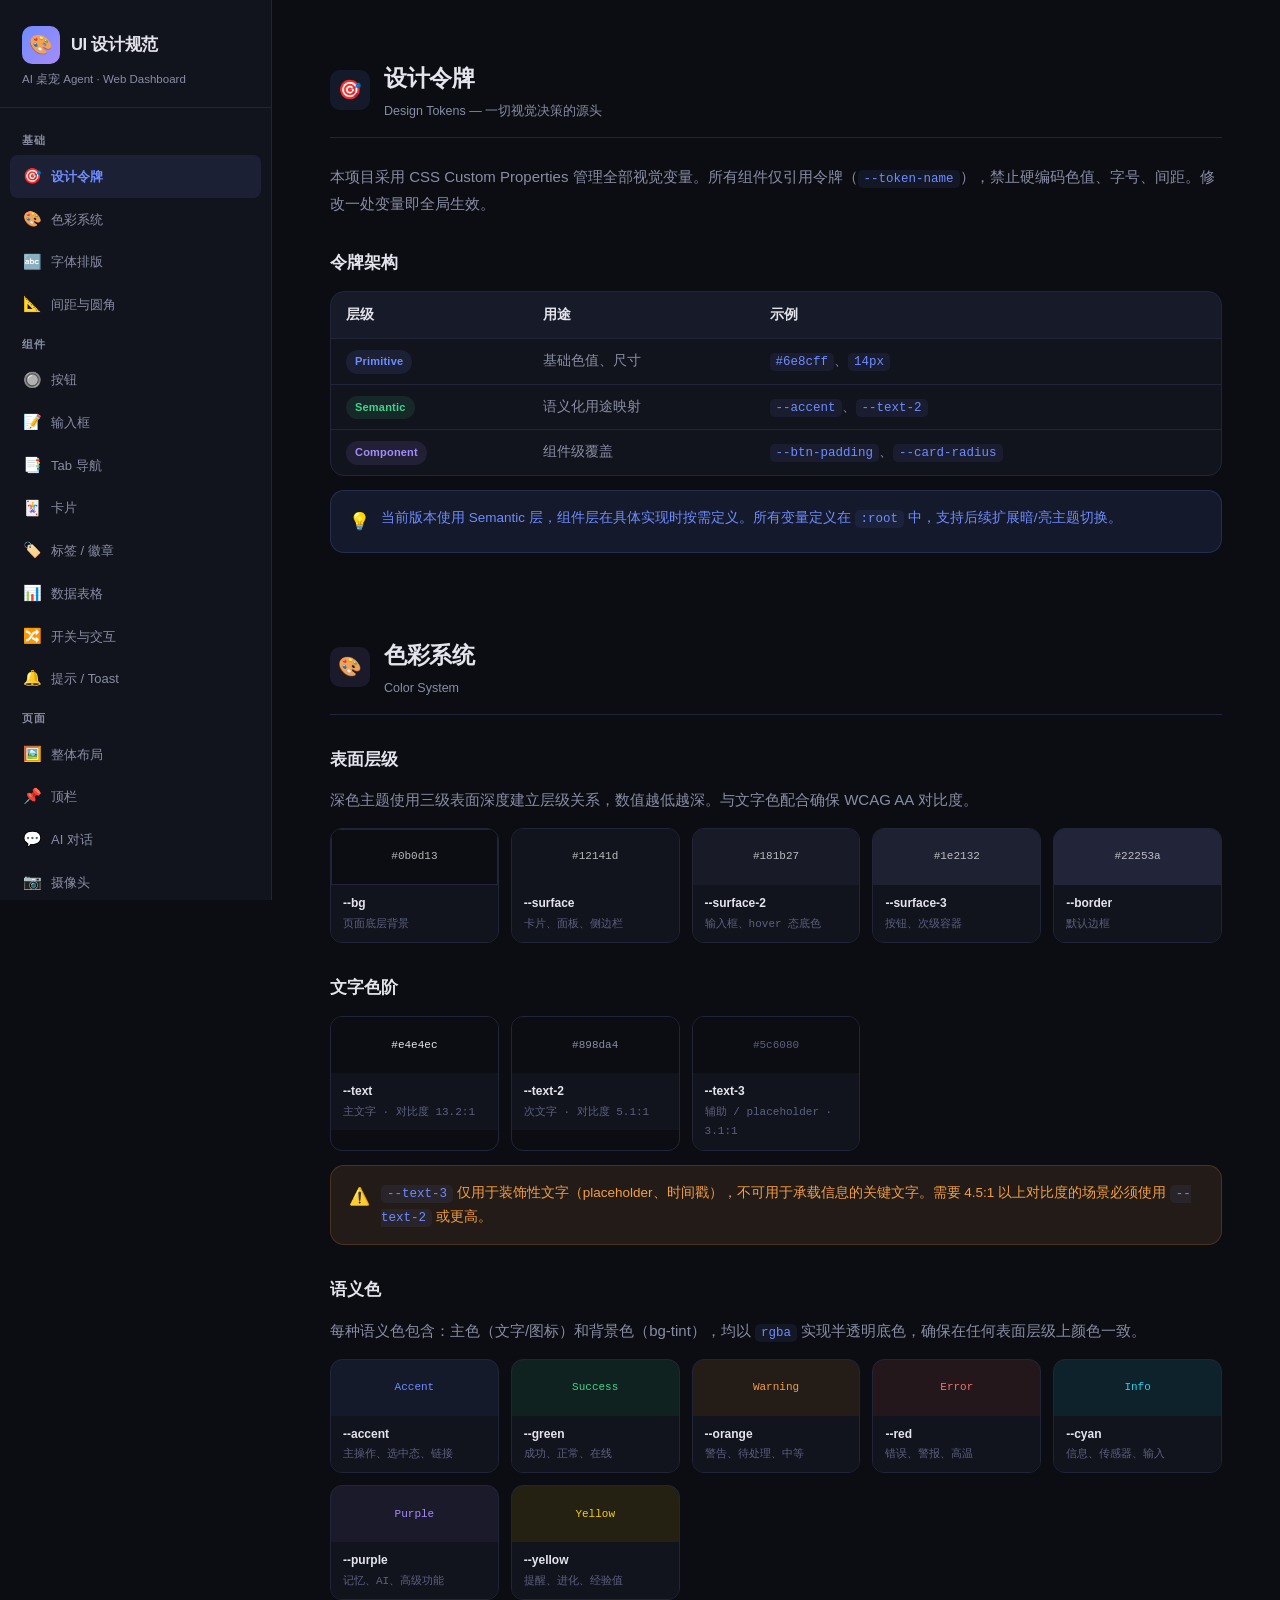
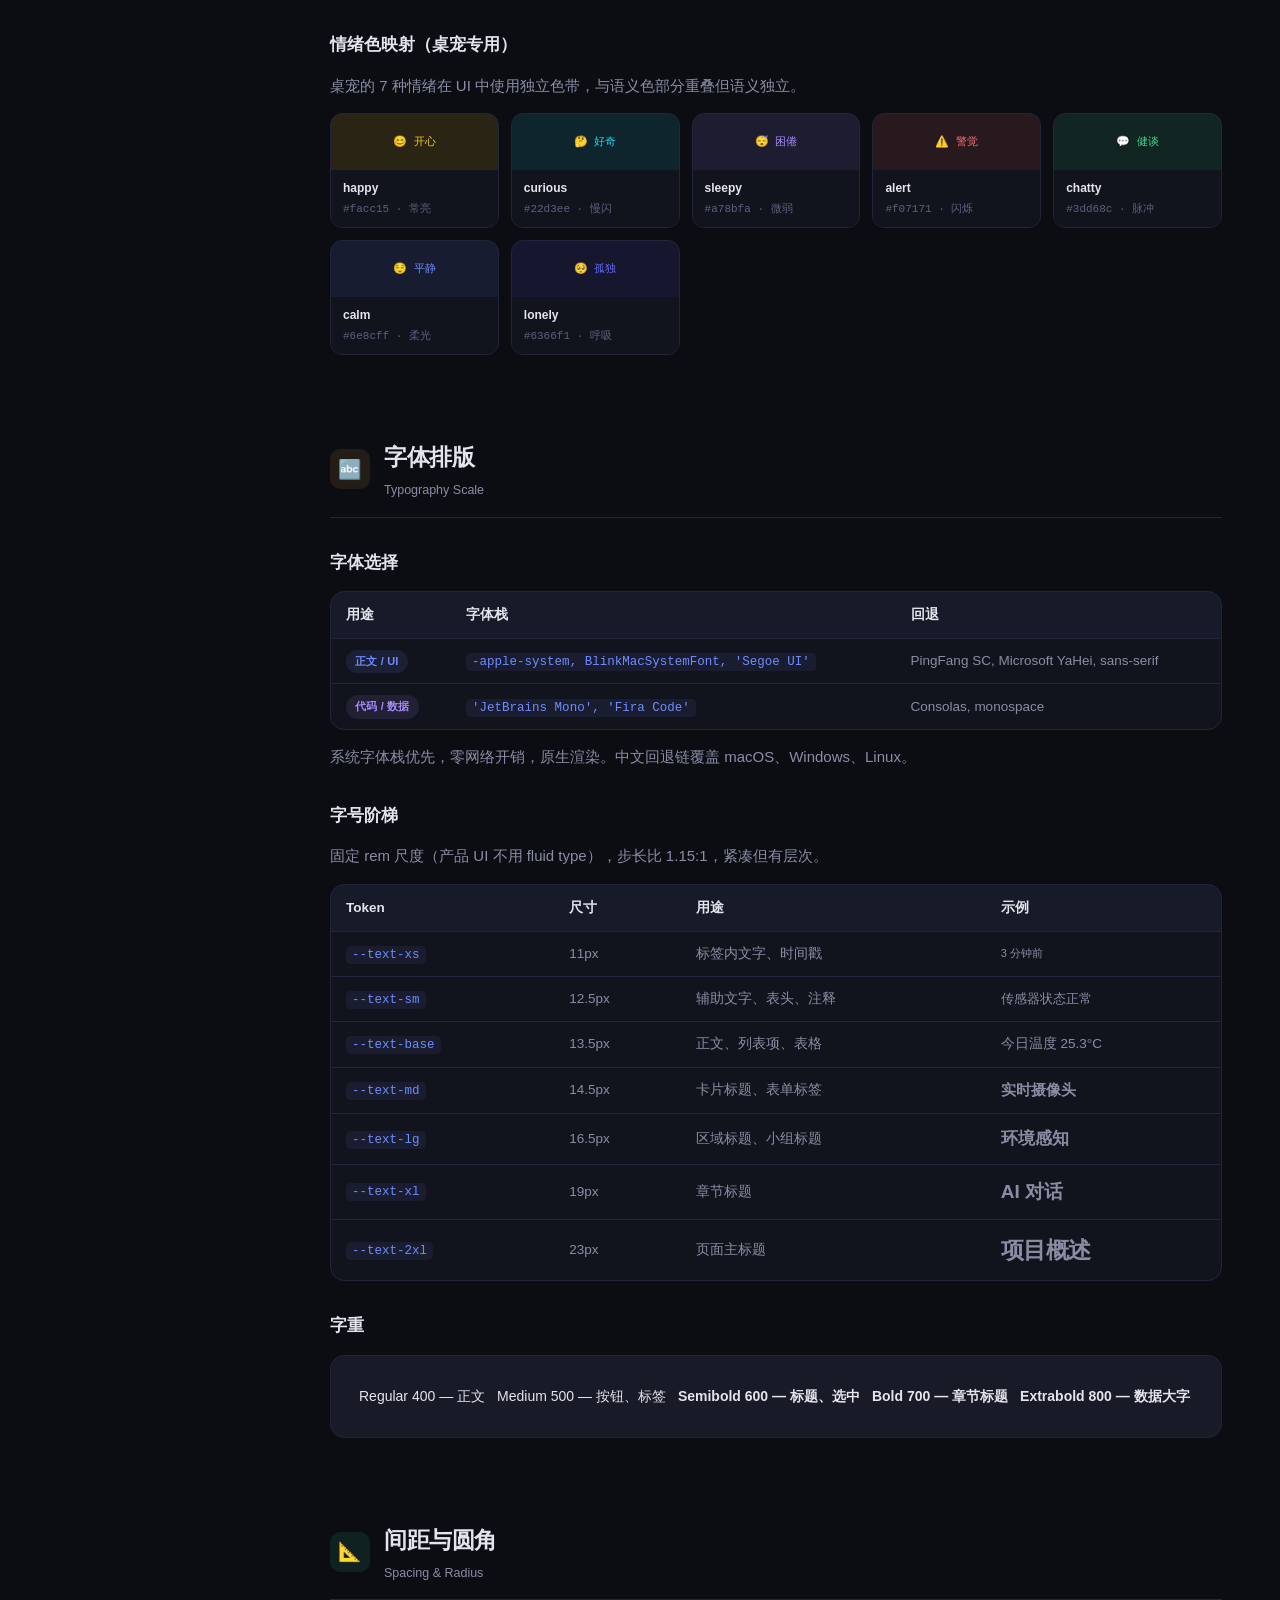
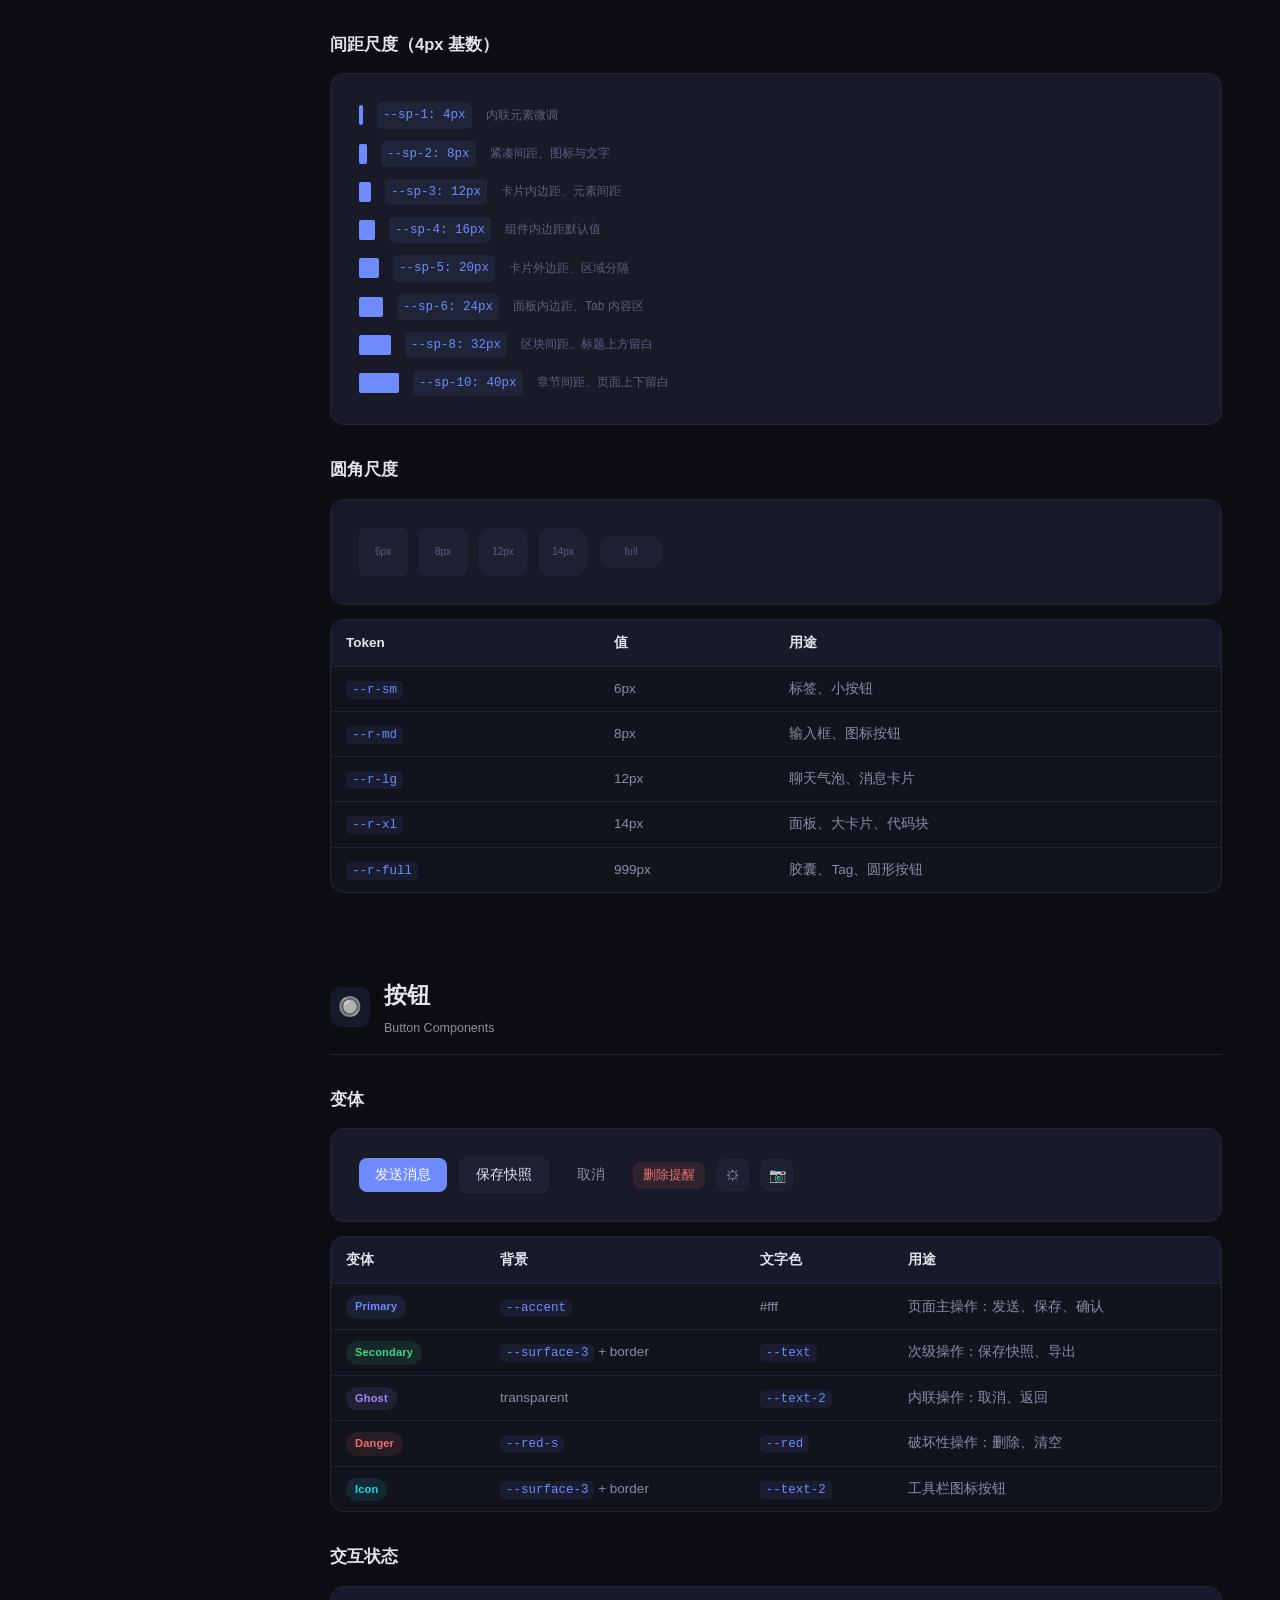
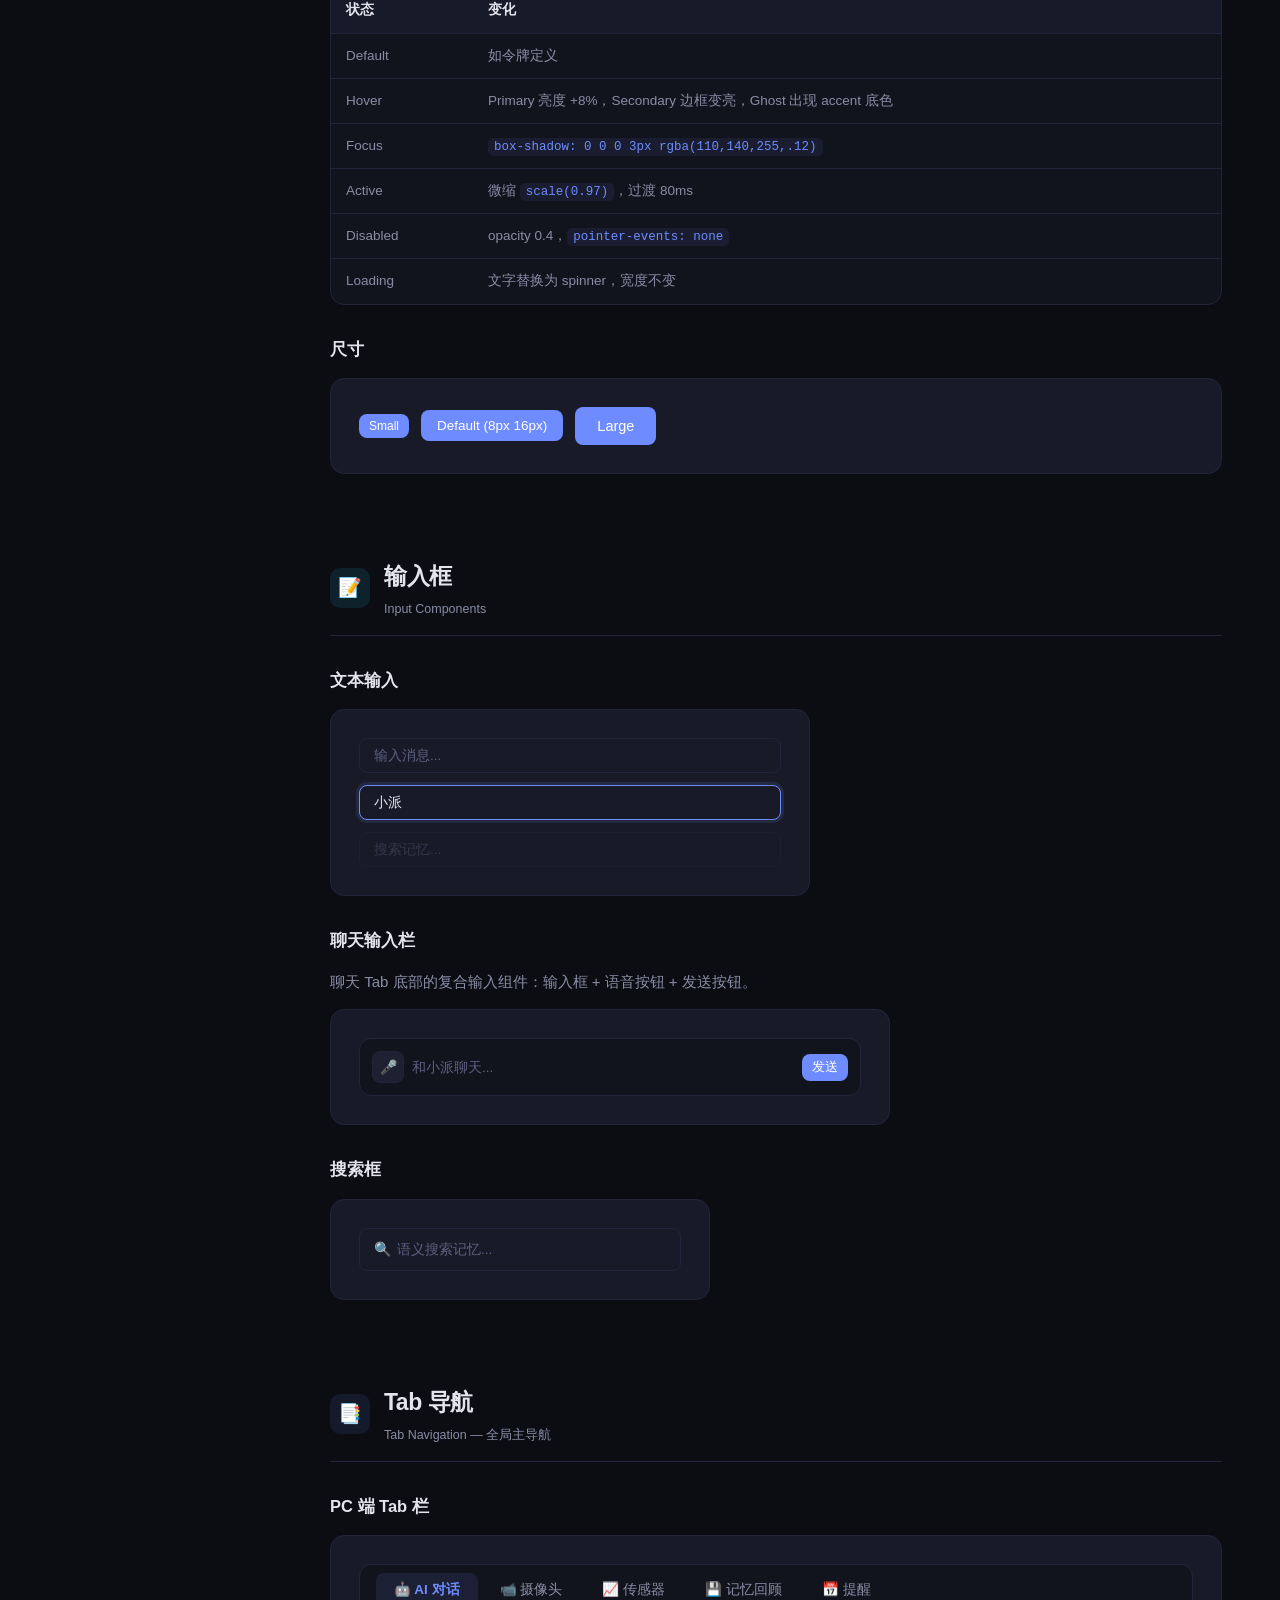
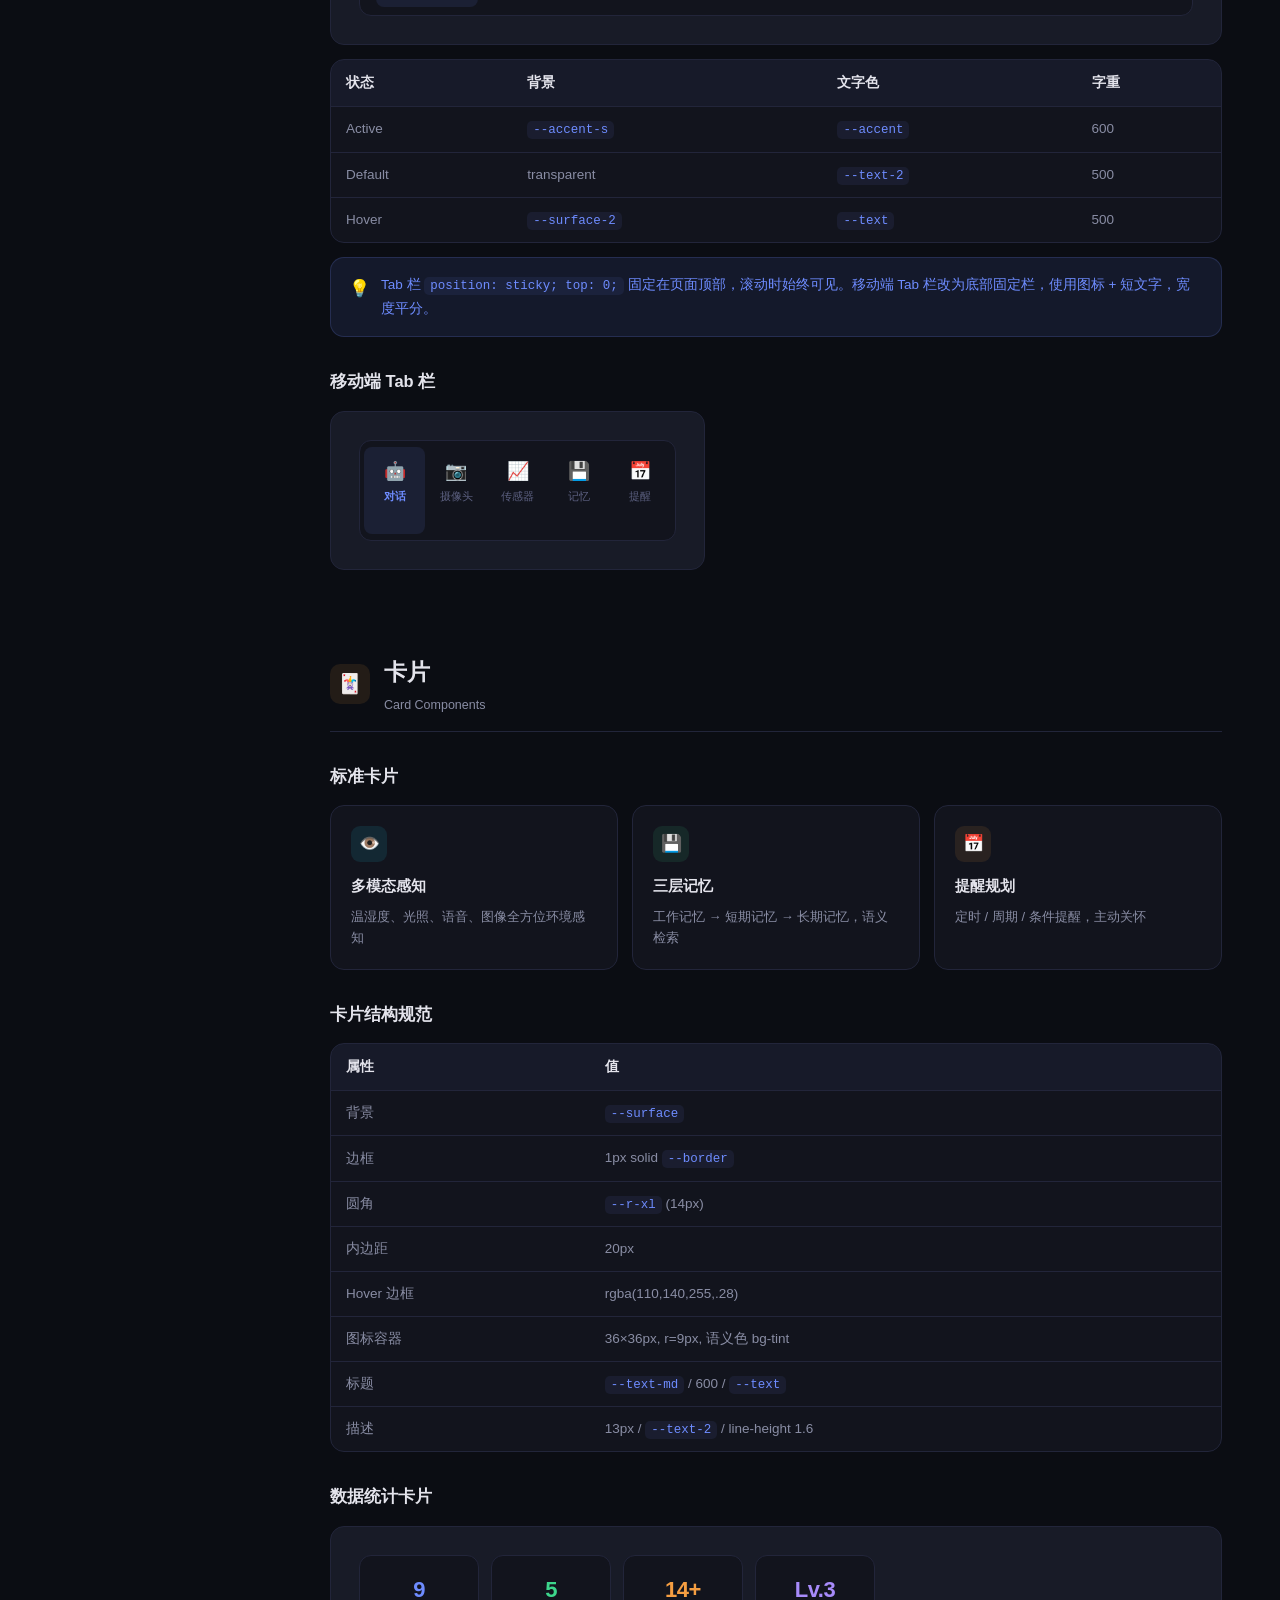
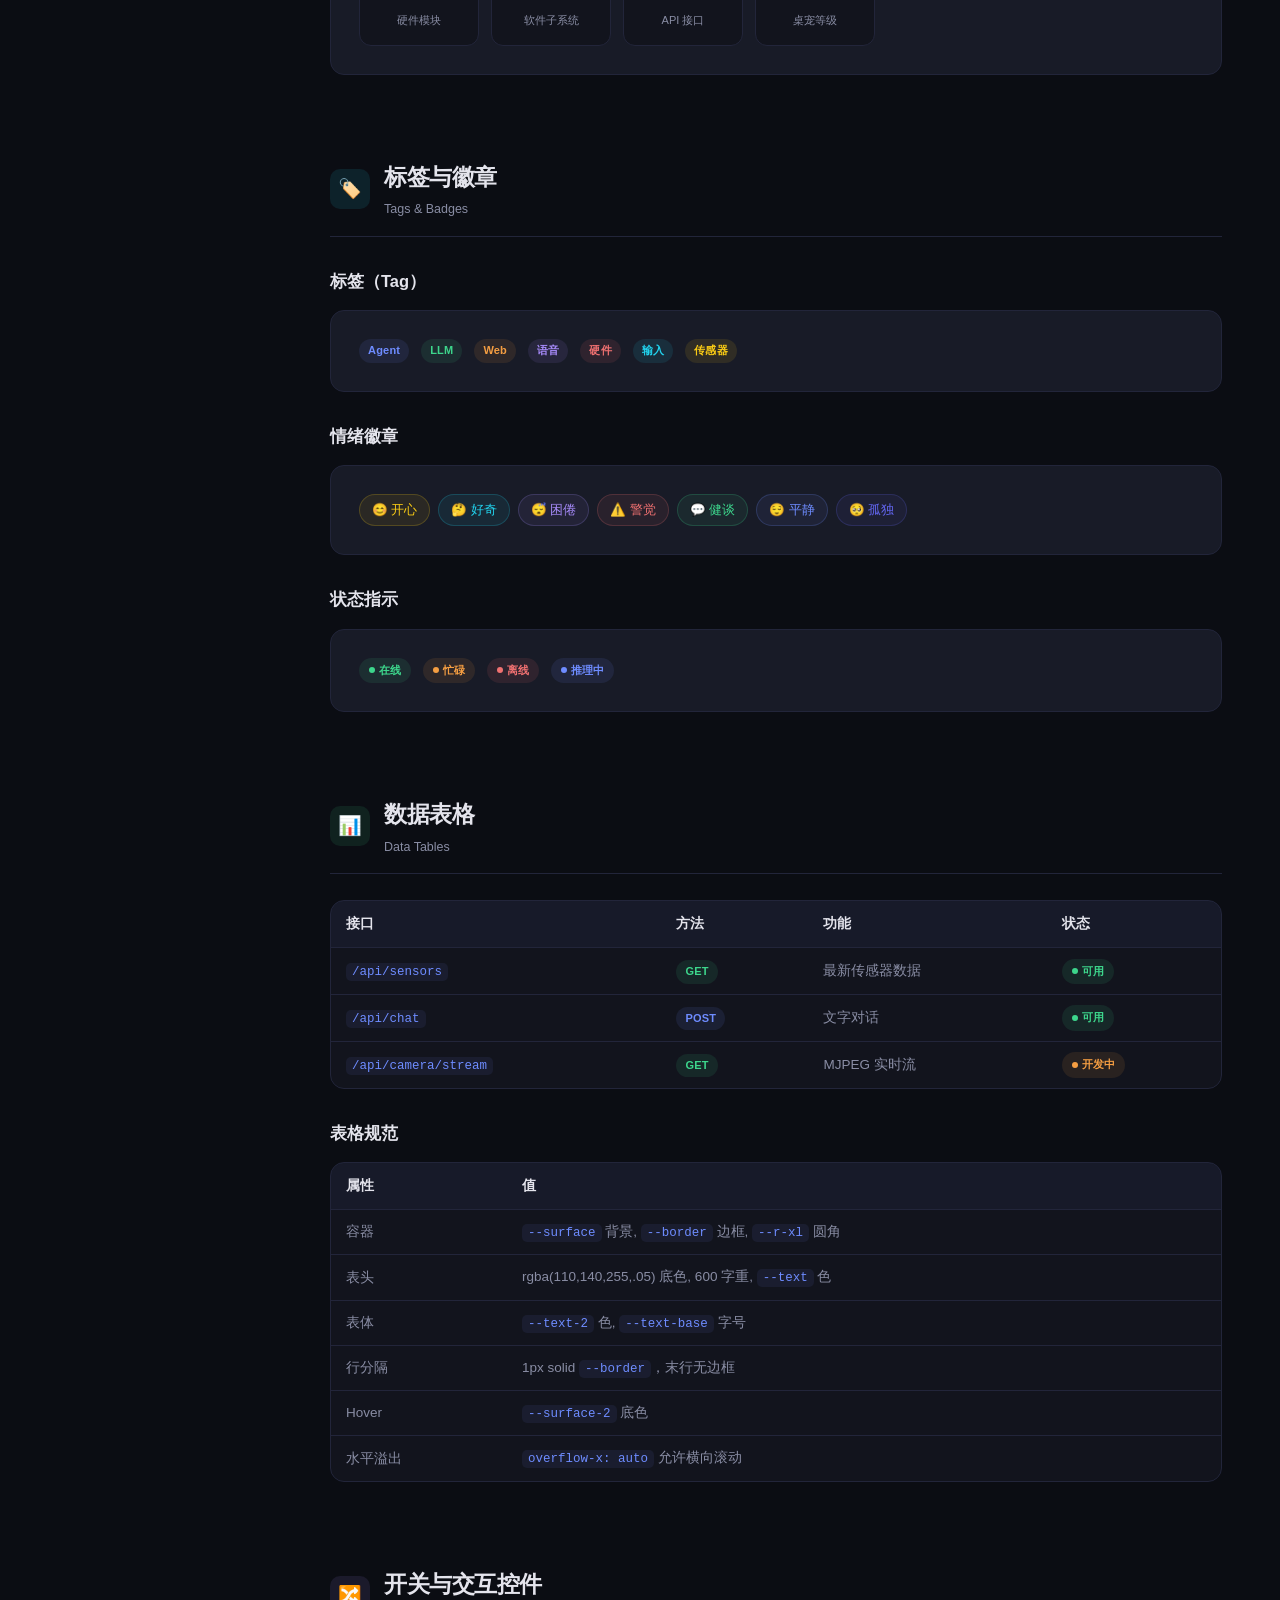
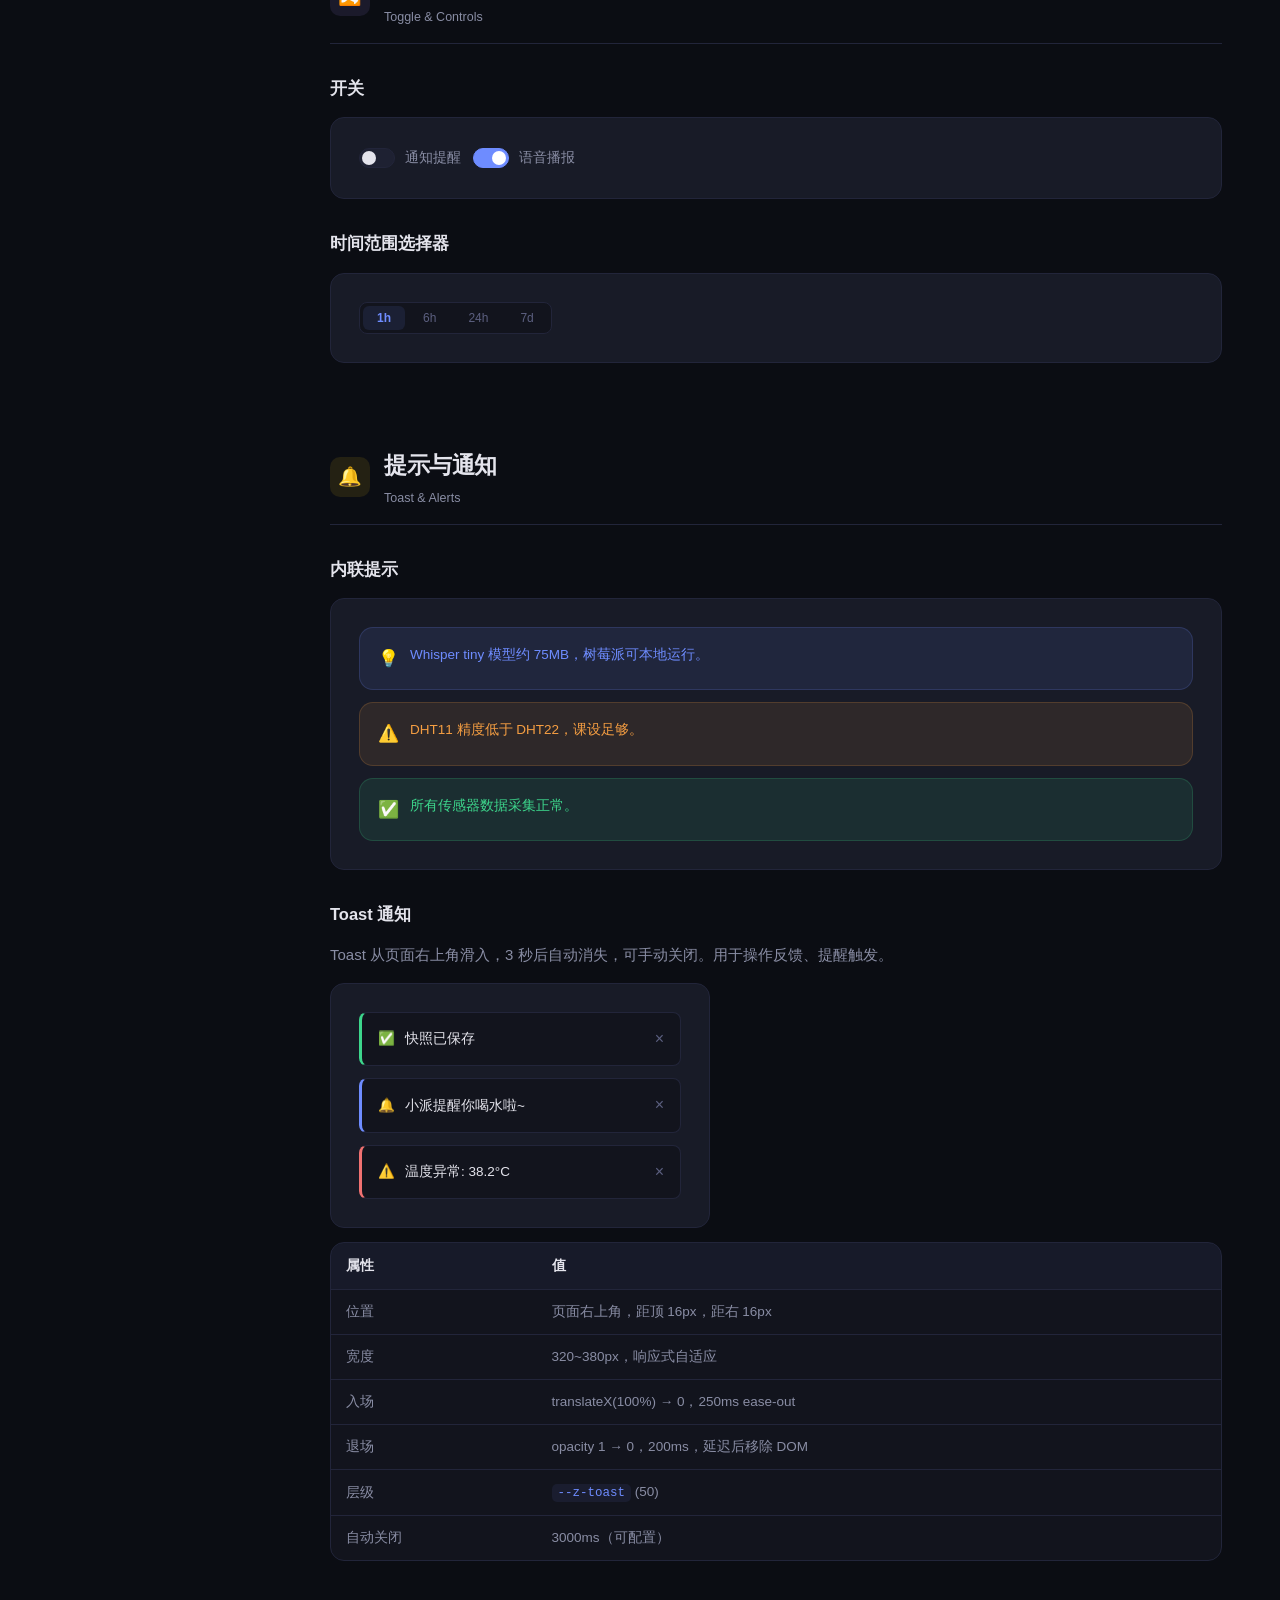
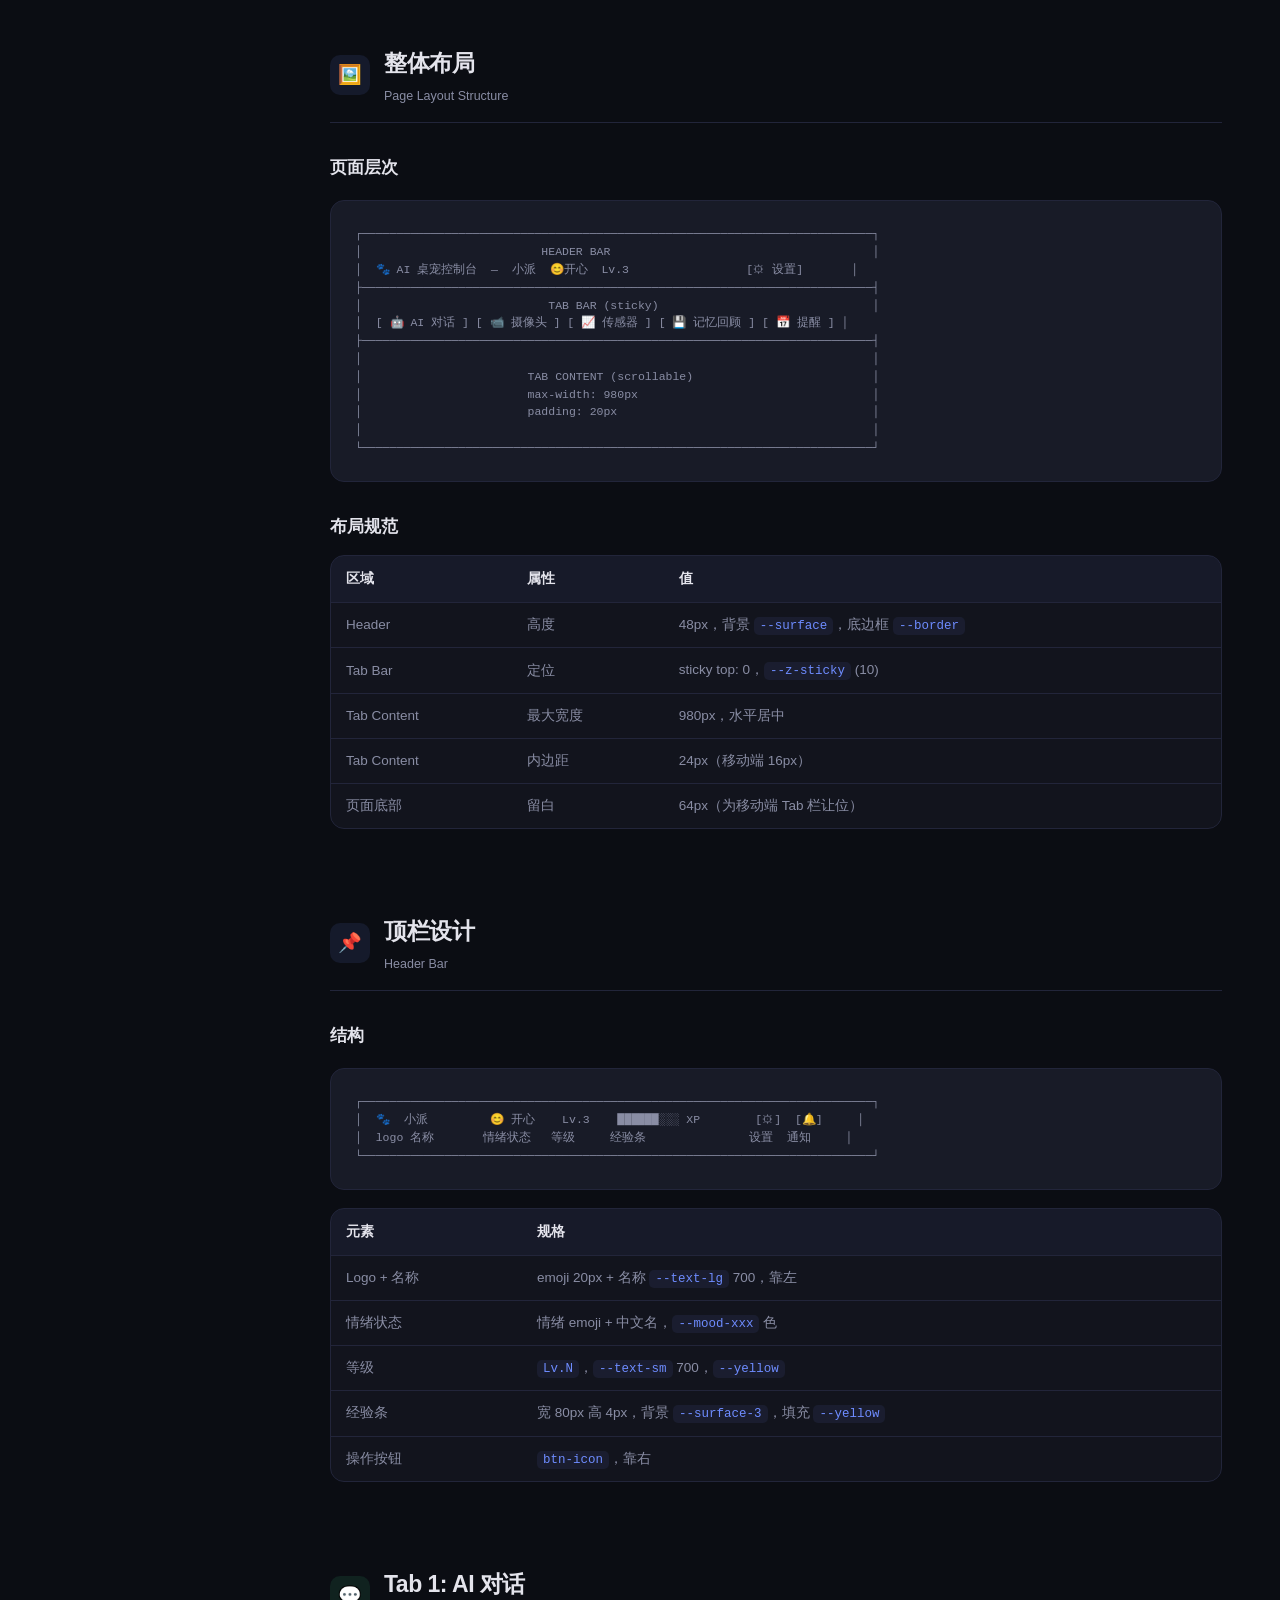
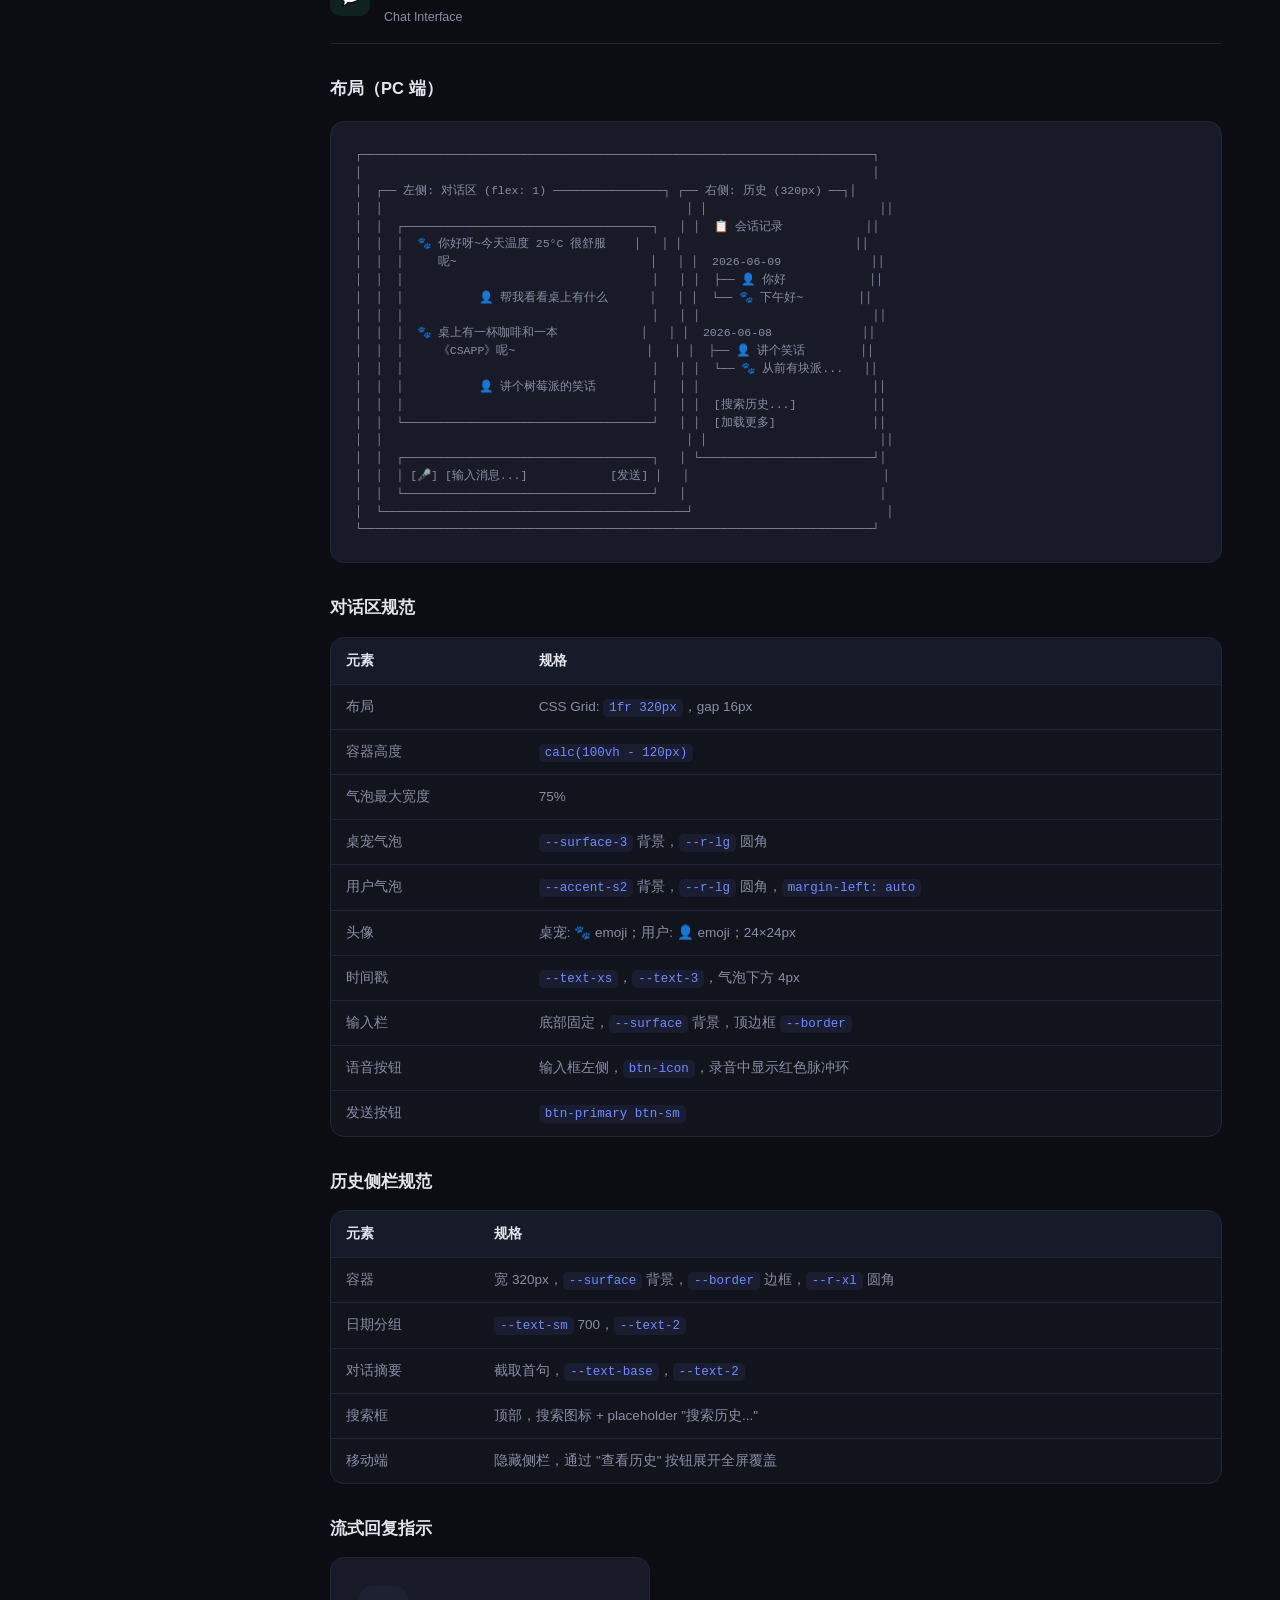
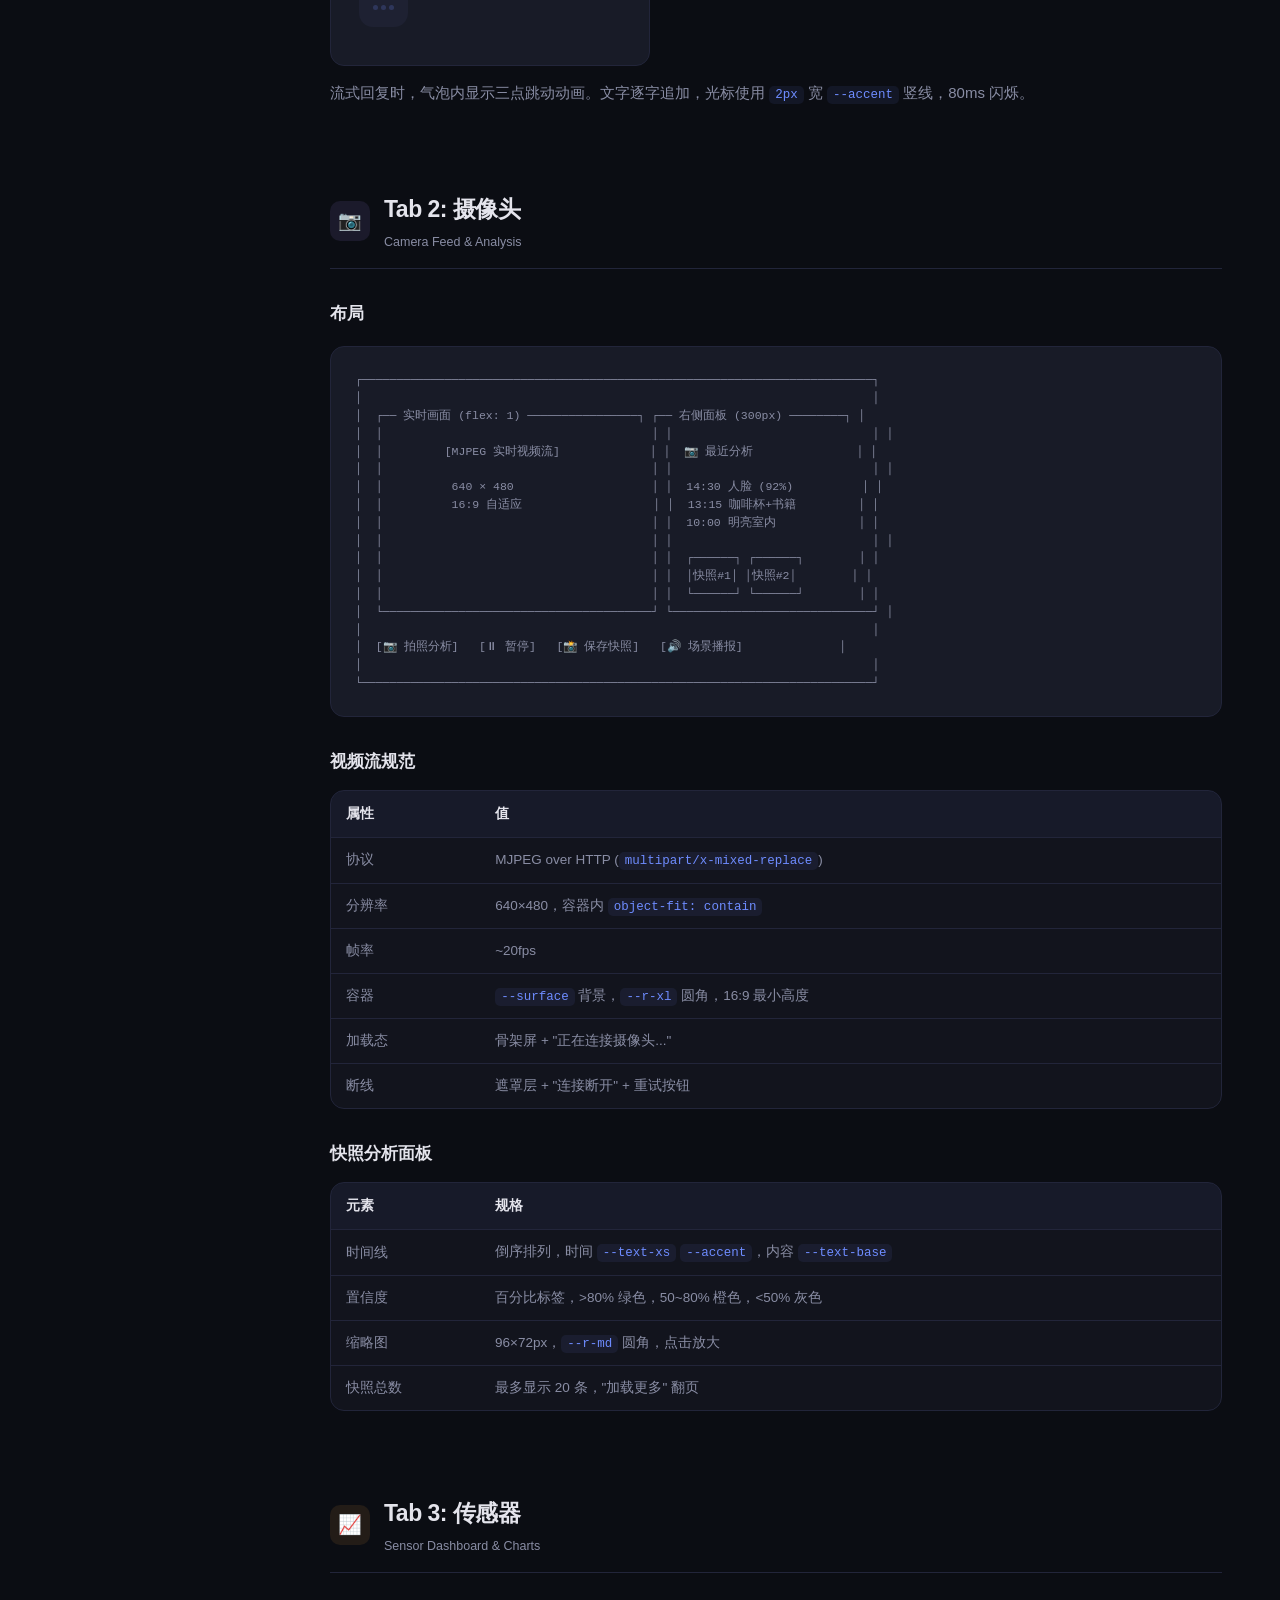
<file: docs/ui-design-spec.html>
<!DOCTYPE html>
<html lang="zh-CN">
<head>
    <meta charset="UTF-8">
    <meta name="viewport" content="width=device-width, initial-scale=1.0">
    <title>AI 桌宠 Agent — UI 设计规范文档</title>
    <style>
        /* ══════════════════════════════════════════════════════
           Design Tokens
           ══════════════════════════════════════════════════════ */
        :root {
            /* ── Color: Dark Surface System ── */
            --bg:           #0b0d13;
            --surface:      #12141d;
            --surface-2:    #181b27;
            --surface-3:    #1e2132;
            --border:       #22253a;
            --border-light: #2a2e48;
            --text:         #e4e4ec;
            --text-2:       #898da4;
            --text-3:       #5c6080;

            /* ── Accent & Semantic ── */
            --accent:       #6e8cff;
            --accent-hover: #8ba4ff;
            --accent-s:     rgba(110, 140, 255, 0.10);
            --accent-s2:    rgba(110, 140, 255, 0.18);

            --green:        #3dd68c;
            --green-s:      rgba(61, 214, 140, 0.10);
            --orange:       #f59e42;
            --orange-s:     rgba(245, 158, 66, 0.10);
            --purple:       #a78bfa;
            --purple-s:     rgba(167, 139, 250, 0.10);
            --red:          #f07171;
            --red-s:        rgba(240, 113, 113, 0.10);
            --cyan:         #22d3ee;
            --cyan-s:       rgba(34, 211, 238, 0.10);
            --yellow:       #facc15;
            --yellow-s:     rgba(250, 204, 21, 0.10);

            /* ── Typography ── */
            --font:         -apple-system, BlinkMacSystemFont, 'Segoe UI', 'PingFang SC', 'Microsoft YaHei', sans-serif;
            --mono:         'JetBrains Mono', 'Fira Code', 'Consolas', monospace;
            --text-xs:      11px;
            --text-sm:      12.5px;
            --text-base:    13.5px;
            --text-md:      14.5px;
            --text-lg:      16.5px;
            --text-xl:      19px;
            --text-2xl:     23px;

            /* ── Spacing ── */
            --sp-1:  4px;
            --sp-2:  8px;
            --sp-3:  12px;
            --sp-4:  16px;
            --sp-5:  20px;
            --sp-6:  24px;
            --sp-8:  32px;
            --sp-10: 40px;
            --sp-12: 48px;

            /* ── Radius ── */
            --r-sm:  6px;
            --r-md:  8px;
            --r-lg:  12px;
            --r-xl:  14px;
            --r-full: 999px;

            /* ── Shadows ── */
            --shadow-sm:  0 1px 2px rgba(0,0,0,0.25);
            --shadow-md:  0 4px 12px rgba(0,0,0,0.3);
            --shadow-lg:  0 8px 32px rgba(0,0,0,0.35);
            --shadow-glow: 0 0 20px rgba(110,140,255,0.15);

            /* ── Motion ── */
            --dur-fast:    120ms;
            --dur-normal:  200ms;
            --dur-slow:    350ms;
            --ease-out:    cubic-bezier(0.25, 1, 0.5, 1);
            --ease-spring: cubic-bezier(0.34, 1.56, 0.64, 1);

            /* ── Z-Index Scale ── */
            --z-base:     1;
            --z-sticky:   10;
            --z-dropdown: 20;
            --z-overlay:  30;
            --z-modal:    40;
            --z-toast:    50;
        }

        /* ══════════════════════════════════════════════════════
           Reset & Base
           ══════════════════════════════════════════════════════ */
        *, *::before, *::after { margin: 0; padding: 0; box-sizing: border-box; }
        html { scroll-behavior: smooth; scroll-padding-top: 32px; font-size: 15px; }
        body {
            font-family: var(--font);
            background: var(--bg);
            color: var(--text);
            line-height: 1.78;
            display: flex;
            min-height: 100vh;
        }
        hr { border: none; border-top: 1px solid var(--border); margin: 40px 0; }

        /* ══════════════════════════════════════════════════════
           Sidebar Navigation
           ══════════════════════════════════════════════════════ */
        .sidebar {
            position: fixed; top: 0; left: 0;
            width: 272px; height: 100vh;
            background: var(--surface);
            border-right: 1px solid var(--border);
            display: flex; flex-direction: column;
            z-index: 100; overflow: hidden;
        }
        .sidebar-hd {
            padding: 26px 22px 18px;
            border-bottom: 1px solid var(--border);
            flex-shrink: 0;
        }
        .sidebar-hd .logo {
            display: flex; align-items: center; gap: 11px;
        }
        .sidebar-hd .logo i {
            width: 38px; height: 38px;
            background: linear-gradient(135deg, var(--accent), var(--purple));
            border-radius: 10px;
            display: flex; align-items: center; justify-content: center;
            font-size: 19px; font-style: normal;
        }
        .sidebar-hd h1 { font-size: 16.5px; font-weight: 700; letter-spacing: -.3px; }
        .sidebar-hd small { display: block; font-size: 11.5px; color: var(--text-2); margin-top: 5px; }
        .sidebar nav { flex: 1; overflow-y: auto; padding: 14px 10px; }
        .nav-gp-t {
            font-size: 10.5px; font-weight: 700;
            text-transform: uppercase; letter-spacing: 1.3px;
            color: var(--text-2); padding: 9px 12px 5px;
        }
        .nav-l {
            display: flex; align-items: center; gap: 9px;
            padding: 8px 12px; border-radius: var(--r-md);
            color: var(--text-2); text-decoration: none;
            font-size: 13px; cursor: pointer; transition: var(--dur-fast);
        }
        .nav-l:hover { background: var(--surface-2); color: var(--text); }
        .nav-l.on { background: var(--accent-s); color: var(--accent); font-weight: 600; }
        .nav-l .ic { font-size: 15px; width: 20px; text-align: center; flex-shrink: 0; }

        /* ══════════════════════════════════════════════════════
           Main Content
           ══════════════════════════════════════════════════════ */
        .main {
            margin-left: 272px; flex: 1; min-width: 0;
            padding: 44px 58px 100px;
            max-width: 1060px;
        }
        .sec { margin-bottom: 68px; padding-top: 14px; }
        .sec-hd {
            display: flex; align-items: center; gap: 14px;
            margin-bottom: 26px; padding-bottom: 15px;
            border-bottom: 1px solid var(--border);
        }
        .sec-hd .badge {
            width: 40px; height: 40px; border-radius: 10px;
            display: flex; align-items: center; justify-content: center;
            font-size: 19px; flex-shrink: 0;
        }
        .sec-hd h2 { font-size: var(--text-2xl); font-weight: 700; letter-spacing: -.5px; }
        .sec-hd .sub { font-size: var(--text-sm); color: var(--text-2); margin-top: 1px; }
        h3 {
            font-size: var(--text-lg); font-weight: 600;
            margin: 30px 0 13px;
            display: flex; align-items: center; gap: 7px;
        }
        h4 { font-size: var(--text-md); font-weight: 600; margin: 18px 0 8px; color: var(--text-2); }
        p { margin-bottom: 13px; color: var(--text-2); }

        /* ══════════════════════════════════════════════════════
           Cards
           ══════════════════════════════════════════════════════ */
        .cg {
            display: grid;
            grid-template-columns: repeat(auto-fill, minmax(270px, 1fr));
            gap: 14px; margin: 14px 0;
        }
        .cg3 { grid-template-columns: repeat(3, 1fr); }
        .cg2 { grid-template-columns: repeat(2, 1fr); }
        .card {
            background: var(--surface);
            border: 1px solid var(--border);
            border-radius: var(--r-xl);
            padding: 20px; transition: var(--dur-normal);
        }
        .card:hover { border-color: rgba(110,140,255,.28); }
        .card .ci {
            width: 36px; height: 36px; border-radius: 9px;
            display: flex; align-items: center; justify-content: center;
            font-size: 17px; margin-bottom: 12px;
        }
        .card h4 { margin: 0 0 7px; color: var(--text); font-size: var(--text-md); }
        .card p { font-size: 13px; margin: 0; line-height: 1.6; }

        /* ══════════════════════════════════════════════════════
           Tables
           ══════════════════════════════════════════════════════ */
        .tw {
            overflow-x: auto; margin: 14px 0;
            border: 1px solid var(--border); border-radius: var(--r-xl);
            background: var(--surface);
        }
        table { width: 100%; border-collapse: collapse; font-size: var(--text-base); }
        thead th {
            background: rgba(110,140,255,.05);
            padding: 11px 15px; text-align: left; font-weight: 600;
            border-bottom: 1px solid var(--border); white-space: nowrap;
        }
        tbody td {
            padding: 10px 15px; border-bottom: 1px solid var(--border); color: var(--text-2);
        }
        tbody tr:last-child td { border-bottom: none; }
        tbody tr:hover { background: var(--surface-2); }
        .tag {
            display: inline-flex; align-items: center;
            padding: 2px 9px; border-radius: var(--r-full);
            font-size: var(--text-xs); font-weight: 600; letter-spacing: .2px;
        }
        .t-b { background: var(--accent-s); color: var(--accent); }
        .t-g { background: var(--green-s); color: var(--green); }
        .t-o { background: var(--orange-s); color: var(--orange); }
        .t-p { background: var(--purple-s); color: var(--purple); }
        .t-r { background: var(--red-s); color: var(--red); }
        .t-c { background: var(--cyan-s); color: var(--cyan); }
        .t-y { background: var(--yellow-s); color: var(--yellow); }

        /* ══════════════════════════════════════════════════════
           Code & Diagrams
           ══════════════════════════════════════════════════════ */
        code {
            font-family: var(--mono); font-size: var(--text-sm);
            background: rgba(110,140,255,.08); color: var(--accent);
            padding: 2px 6px; border-radius: 5px;
        }
        pre {
            background: var(--surface);
            border: 1px solid var(--border); border-radius: var(--r-xl);
            padding: 20px; overflow-x: auto; margin: 13px 0;
            font-family: var(--mono); font-size: var(--text-sm);
            line-height: 1.72; color: var(--text-2);
        }
        pre code { background: none; padding: 0; color: inherit; }
        .dbox {
            background: var(--surface);
            border: 1px solid var(--border); border-radius: var(--r-xl);
            padding: 26px; margin: 18px 0; overflow-x: auto;
            font-family: var(--mono); font-size: var(--text-sm);
            line-height: 1.6; color: var(--text-2); white-space: pre;
        }
        .wf {
            background: var(--surface-2);
            border: 1px solid var(--border); border-radius: var(--r-xl);
            padding: 24px; margin: 18px 0;
            font-family: var(--mono); font-size: 11.5px;
            line-height: 1.55; color: var(--text-2);
            white-space: pre; overflow-x: auto;
        }

        /* ══════════════════════════════════════════════════════
           Flow & Callout
           ══════════════════════════════════════════════════════ */
        .fl { list-style: none; padding: 0; margin: 14px 0; }
        .fl li { display: flex; gap: 13px; padding: 13px 0; border-bottom: 1px solid var(--border); }
        .fl li:last-child { border-bottom: none; }
        .fn {
            width: 26px; height: 26px;
            background: var(--accent-s); color: var(--accent);
            border-radius: 50%; display: flex; align-items: center;
            justify-content: center; font-size: var(--text-sm);
            font-weight: 700; flex-shrink: 0; margin-top: 2px;
        }
        .co {
            border-radius: var(--r-xl); padding: 15px 18px;
            margin: 14px 0; font-size: var(--text-base);
            display: flex; gap: 11px; align-items: flex-start;
        }
        .co .coi { font-size: 17px; flex-shrink: 0; margin-top: 1px; }
        .co-info { background: var(--accent-s); border: 1px solid rgba(110,140,255,.18); color: var(--accent); }
        .co-warn { background: var(--orange-s); border: 1px solid rgba(245,158,66,.18); color: var(--orange); }
        .co-ok { background: var(--green-s); border: 1px solid rgba(61,214,140,.18); color: var(--green); }

        /* ══════════════════════════════════════════════════════
           Token Preview Swatches
           ══════════════════════════════════════════════════════ */
        .swatch-grid {
            display: grid;
            grid-template-columns: repeat(auto-fill, minmax(140px, 1fr));
            gap: 12px; margin: 14px 0;
        }
        .swatch {
            border-radius: var(--r-lg); overflow: hidden;
            border: 1px solid var(--border);
        }
        .swatch-color {
            height: 56px; display: flex; align-items: center;
            justify-content: center; font-size: var(--text-xs);
            color: rgba(255,255,255,.7); font-family: var(--mono);
        }
        .swatch-info { padding: 8px 12px; background: var(--surface); }
        .swatch-info .name { font-size: 12px; font-weight: 600; color: var(--text); }
        .swatch-info .val { font-size: 11px; color: var(--text-3); font-family: var(--mono); }

        /* ══════════════════════════════════════════════════════
           Component Preview Blocks
           ══════════════════════════════════════════════════════ */
        .preview-box {
            background: var(--surface-2);
            border: 1px solid var(--border); border-radius: var(--r-xl);
            padding: 28px; margin: 14px 0;
            display: flex; flex-wrap: wrap; gap: 12px;
            align-items: center;
        }
        .preview-box.col { flex-direction: column; align-items: stretch; }

        /* ── Button previews ── */
        .btn {
            display: inline-flex; align-items: center; gap: 6px;
            padding: 8px 16px; border-radius: var(--r-md);
            font-size: var(--text-base); font-weight: 500;
            cursor: pointer; border: none; transition: var(--dur-fast);
            font-family: var(--font);
        }
        .btn-primary { background: var(--accent); color: #fff; }
        .btn-primary:hover { background: var(--accent-hover); }
        .btn-secondary { background: var(--surface-3); color: var(--text); border: 1px solid var(--border); }
        .btn-secondary:hover { border-color: var(--border-light); background: var(--surface-2); }
        .btn-ghost { background: transparent; color: var(--text-2); }
        .btn-ghost:hover { background: var(--accent-s); color: var(--accent); }
        .btn-danger { background: var(--red-s); color: var(--red); }
        .btn-danger:hover { background: rgba(240,113,113,.18); }
        .btn-sm { padding: 5px 10px; font-size: var(--text-sm); }
        .btn-icon {
            width: 32px; height: 32px; padding: 0;
            display: inline-flex; align-items: center; justify-content: center;
            border-radius: var(--r-md); background: var(--surface-3);
            border: 1px solid var(--border); color: var(--text-2);
            cursor: pointer; transition: var(--dur-fast); font-size: 14px;
        }
        .btn-icon:hover { background: var(--accent-s); color: var(--accent); border-color: rgba(110,140,255,.28); }

        /* ── Input previews ── */
        .input-demo {
            width: 100%; padding: 9px 14px;
            background: var(--surface-2); border: 1px solid var(--border);
            border-radius: var(--r-md); color: var(--text);
            font-size: var(--text-base); font-family: var(--font);
            transition: var(--dur-fast); outline: none;
        }
        .input-demo:focus {
            border-color: var(--accent);
            box-shadow: 0 0 0 3px rgba(110,140,255,.12);
        }
        .input-demo::placeholder { color: var(--text-3); }

        /* ── Badge previews ── */
        .badge-demo {
            display: inline-flex; align-items: center; gap: 4px;
            padding: 3px 10px; border-radius: var(--r-full);
            font-size: var(--text-xs); font-weight: 600;
        }
        .badge-dot {
            width: 6px; height: 6px; border-radius: 50%;
        }

        /* ── Toggle / Switch previews ── */
        .toggle-track {
            width: 36px; height: 20px;
            background: var(--surface-3); border: 1px solid var(--border);
            border-radius: var(--r-full); position: relative;
            cursor: pointer; transition: var(--dur-normal);
        }
        .toggle-track.on { background: var(--accent); border-color: var(--accent); }
        .toggle-thumb {
            width: 14px; height: 14px; border-radius: 50%;
            background: var(--text); position: absolute;
            top: 2px; left: 2px; transition: var(--dur-normal);
        }
        .toggle-track.on .toggle-thumb { left: 18px; background: #fff; }

        /* ── Chat bubble previews ── */
        .chat-demo { max-width: 480px; width: 100%; }
        .msg-bubble {
            max-width: 75%; padding: 10px 14px;
            border-radius: 14px; font-size: var(--text-base);
            margin-bottom: 10px; line-height: 1.55;
        }
        .msg-pet { background: var(--surface-3); color: var(--text); }
        .msg-user { background: var(--accent-s2); color: var(--text); margin-left: auto; }
        .msg-meta { font-size: var(--text-xs); color: var(--text-3); margin-top: 4px; }

        /* ── Stat card previews ── */
        .stat-demo {
            background: var(--surface);
            border: 1px solid var(--border); border-radius: var(--r-lg);
            padding: 14px 16px; min-width: 120px; text-align: center;
        }
        .stat-demo .sv { font-size: 22px; font-weight: 800; letter-spacing: -.5px; }
        .stat-demo .sl { font-size: var(--text-xs); color: var(--text-2); margin-top: 2px; }

        /* ── Mood emoji strip ── */
        .mood-strip {
            display: flex; gap: 8px; flex-wrap: wrap;
        }
        .mood-chip {
            display: inline-flex; align-items: center; gap: 5px;
            padding: 4px 12px; border-radius: var(--r-full);
            font-size: var(--text-sm); font-weight: 500;
            border: 1px solid var(--border);
        }

        /* ── Timeline ── */
        .tl { margin: 18px 0; }
        .tl-item { display: flex; gap: 15px; padding: 15px 0; position: relative; }
        .tl-item::before {
            content: ''; position: absolute;
            left: 15px; top: 42px; bottom: -15px;
            width: 2px; background: var(--border);
        }
        .tl-item:last-child::before { display: none; }
        .tl-dot {
            width: 30px; height: 30px; border-radius: 50%;
            display: flex; align-items: center; justify-content: center;
            font-size: 13px; font-weight: 700;
            flex-shrink: 0; position: relative; z-index: 1;
        }
        .tl-body h4 { margin: 0 0 3px; color: var(--text); font-size: var(--text-base); }
        .tl-body p { margin: 0; font-size: var(--text-sm); }

        /* ══════════════════════════════════════════════════════
           Responsive
           ══════════════════════════════════════════════════════ */
        @media (max-width: 1024px) {
            .main { padding: 30px 26px 70px; }
            .cg3 { grid-template-columns: repeat(2, 1fr); }
        }
        @media (max-width: 768px) {
            .sidebar { transform: translateX(-100%); transition: var(--dur-slow); }
            .sidebar.open { transform: translateX(0); }
            .main { margin-left: 0; padding: 20px 14px 60px; }
            .cg3, .cg2, .cg { grid-template-columns: 1fr; }
        }

        ::-webkit-scrollbar { width: 5px; }
        ::-webkit-scrollbar-track { background: transparent; }
        ::-webkit-scrollbar-thumb { background: var(--border); border-radius: 3px; }
        ::-webkit-scrollbar-thumb:hover { background: var(--text-2); }
    </style>
</head>
<body>

<!-- ══════════════════ SIDEBAR ══════════════════ -->
<aside class="sidebar" id="sidebar">
    <div class="sidebar-hd">
        <div class="logo"><i>🎨</i><h1>UI 设计规范</h1></div>
        <small>AI 桌宠 Agent · Web Dashboard</small>
    </div>
    <nav>
        <div class="nav-gp-t">基础</div>
        <a class="nav-l on" href="#tokens" onclick="mkOn(this)"><span class="ic">🎯</span>设计令牌</a>
        <a class="nav-l" href="#color" onclick="mkOn(this)"><span class="ic">🎨</span>色彩系统</a>
        <a class="nav-l" href="#typography" onclick="mkOn(this)"><span class="ic">🔤</span>字体排版</a>
        <a class="nav-l" href="#spacing" onclick="mkOn(this)"><span class="ic">📐</span>间距与圆角</a>
        <div class="nav-gp-t">组件</div>
        <a class="nav-l" href="#comp-buttons" onclick="mkOn(this)"><span class="ic">🔘</span>按钮</a>
        <a class="nav-l" href="#comp-inputs" onclick="mkOn(this)"><span class="ic">📝</span>输入框</a>
        <a class="nav-l" href="#comp-tabs" onclick="mkOn(this)"><span class="ic">📑</span>Tab 导航</a>
        <a class="nav-l" href="#comp-cards" onclick="mkOn(this)"><span class="ic">🃏</span>卡片</a>
        <a class="nav-l" href="#comp-tags" onclick="mkOn(this)"><span class="ic">🏷️</span>标签 / 徽章</a>
        <a class="nav-l" href="#comp-tables" onclick="mkOn(this)"><span class="ic">📊</span>数据表格</a>
        <a class="nav-l" href="#comp-toggle" onclick="mkOn(this)"><span class="ic">🔀</span>开关与交互</a>
        <a class="nav-l" href="#comp-toast" onclick="mkOn(this)"><span class="ic">🔔</span>提示 / Toast</a>
        <div class="nav-gp-t">页面</div>
        <a class="nav-l" href="#page-layout" onclick="mkOn(this)"><span class="ic">🖼️</span>整体布局</a>
        <a class="nav-l" href="#page-header" onclick="mkOn(this)"><span class="ic">📌</span>顶栏</a>
        <a class="nav-l" href="#page-chat" onclick="mkOn(this)"><span class="ic">💬</span>AI 对话</a>
        <a class="nav-l" href="#page-camera" onclick="mkOn(this)"><span class="ic">📷</span>摄像头</a>
        <a class="nav-l" href="#page-sensors" onclick="mkOn(this)"><span class="ic">📈</span>传感器</a>
        <a class="nav-l" href="#page-memory" onclick="mkOn(this)"><span class="ic">💾</span>记忆回顾</a>
        <a class="nav-l" href="#page-reminders" onclick="mkOn(this)"><span class="ic">📅</span>提醒管理</a>
        <div class="nav-gp-t">规范</div>
        <a class="nav-l" href="#motion" onclick="mkOn(this)"><span class="ic">✨</span>动效</a>
        <a class="nav-l" href="#responsive" onclick="mkOn(this)"><span class="ic">📱</span>响应式</a>
        <a class="nav-l" href="#states" onclick="mkOn(this)"><span class="ic">🔄</span>状态设计</a>
        <a class="nav-l" href="#a11y" onclick="mkOn(this)"><span class="ic">♿</span>无障碍</a>
    </nav>
</aside>

<!-- ══════════════════ MAIN CONTENT ══════════════════ -->
<main class="main">

<!-- ═══════════════════════════════════════════════════════
     1. DESIGN TOKENS 总览
     ═══════════════════════════════════════════════════════ -->
<section class="sec" id="tokens">
    <div class="sec-hd">
        <div class="badge" style="background:var(--accent-s)">🎯</div>
        <div><h2>设计令牌</h2><div class="sub">Design Tokens — 一切视觉决策的源头</div></div>
    </div>
    <p>本项目采用 CSS Custom Properties 管理全部视觉变量。所有组件仅引用令牌（<code>--token-name</code>），禁止硬编码色值、字号、间距。修改一处变量即全局生效。</p>

    <h3>令牌架构</h3>
    <div class="tw">
        <table>
            <thead><tr><th>层级</th><th>用途</th><th>示例</th></tr></thead>
            <tbody>
                <tr><td><span class="tag t-b">Primitive</span></td><td>基础色值、尺寸</td><td><code>#6e8cff</code>、<code>14px</code></td></tr>
                <tr><td><span class="tag t-g">Semantic</span></td><td>语义化用途映射</td><td><code>--accent</code>、<code>--text-2</code></td></tr>
                <tr><td><span class="tag t-p">Component</span></td><td>组件级覆盖</td><td><code>--btn-padding</code>、<code>--card-radius</code></td></tr>
            </tbody>
        </table>
    </div>
    <div class="co co-info"><span class="coi">💡</span><div>当前版本使用 Semantic 层，组件层在具体实现时按需定义。所有变量定义在 <code>:root</code> 中，支持后续扩展暗/亮主题切换。</div></div>
</section>

<!-- ═══════════════════════════════════════════════════════
     2. COLOR SYSTEM
     ═══════════════════════════════════════════════════════ -->
<section class="sec" id="color">
    <div class="sec-hd">
        <div class="badge" style="background:var(--purple-s)">🎨</div>
        <div><h2>色彩系统</h2><div class="sub">Color System</div></div>
    </div>

    <h3>表面层级</h3>
    <p>深色主题使用三级表面深度建立层级关系，数值越低越深。与文字色配合确保 WCAG AA 对比度。</p>
    <div class="swatch-grid">
        <div class="swatch">
            <div class="swatch-color" style="background:#0b0d13;border:1px solid #22253a">#0b0d13</div>
            <div class="swatch-info"><div class="name">--bg</div><div class="val">页面底层背景</div></div>
        </div>
        <div class="swatch">
            <div class="swatch-color" style="background:#12141d">#12141d</div>
            <div class="swatch-info"><div class="name">--surface</div><div class="val">卡片、面板、侧边栏</div></div>
        </div>
        <div class="swatch">
            <div class="swatch-color" style="background:#181b27">#181b27</div>
            <div class="swatch-info"><div class="name">--surface-2</div><div class="val">输入框、hover 态底色</div></div>
        </div>
        <div class="swatch">
            <div class="swatch-color" style="background:#1e2132">#1e2132</div>
            <div class="swatch-info"><div class="name">--surface-3</div><div class="val">按钮、次级容器</div></div>
        </div>
        <div class="swatch">
            <div class="swatch-color" style="background:#22253a">#22253a</div>
            <div class="swatch-info"><div class="name">--border</div><div class="val">默认边框</div></div>
        </div>
    </div>

    <h3>文字色阶</h3>
    <div class="swatch-grid">
        <div class="swatch">
            <div class="swatch-color" style="background:#0b0d13;color:#e4e4ec">#e4e4ec</div>
            <div class="swatch-info"><div class="name">--text</div><div class="val">主文字 · 对比度 13.2:1</div></div>
        </div>
        <div class="swatch">
            <div class="swatch-color" style="background:#0b0d13;color:#898da4">#898da4</div>
            <div class="swatch-info"><div class="name">--text-2</div><div class="val">次文字 · 对比度 5.1:1</div></div>
        </div>
        <div class="swatch">
            <div class="swatch-color" style="background:#0b0d13;color:#5c6080">#5c6080</div>
            <div class="swatch-info"><div class="name">--text-3</div><div class="val">辅助 / placeholder · 3.1:1</div></div>
        </div>
    </div>
    <div class="co co-warn"><span class="coi">⚠️</span><div><code>--text-3</code> 仅用于装饰性文字（placeholder、时间戳），不可用于承载信息的关键文字。需要 4.5:1 以上对比度的场景必须使用 <code>--text-2</code> 或更高。</div></div>

    <h3>语义色</h3>
    <p>每种语义色包含：主色（文字/图标）和背景色（bg-tint），均以 <code>rgba</code> 实现半透明底色，确保在任何表面层级上颜色一致。</p>
    <div class="swatch-grid">
        <div class="swatch">
            <div class="swatch-color" style="background:rgba(110,140,255,.10);color:#6e8cff">Accent</div>
            <div class="swatch-info"><div class="name">--accent</div><div class="val">主操作、选中态、链接</div></div>
        </div>
        <div class="swatch">
            <div class="swatch-color" style="background:rgba(61,214,140,.10);color:#3dd68c">Success</div>
            <div class="swatch-info"><div class="name">--green</div><div class="val">成功、正常、在线</div></div>
        </div>
        <div class="swatch">
            <div class="swatch-color" style="background:rgba(245,158,66,.10);color:#f59e42">Warning</div>
            <div class="swatch-info"><div class="name">--orange</div><div class="val">警告、待处理、中等</div></div>
        </div>
        <div class="swatch">
            <div class="swatch-color" style="background:rgba(240,113,113,.10);color:#f07171">Error</div>
            <div class="swatch-info"><div class="name">--red</div><div class="val">错误、警报、高温</div></div>
        </div>
        <div class="swatch">
            <div class="swatch-color" style="background:rgba(34,211,238,.10);color:#22d3ee">Info</div>
            <div class="swatch-info"><div class="name">--cyan</div><div class="val">信息、传感器、输入</div></div>
        </div>
        <div class="swatch">
            <div class="swatch-color" style="background:rgba(167,139,250,.10);color:#a78bfa">Purple</div>
            <div class="swatch-info"><div class="name">--purple</div><div class="val">记忆、AI、高级功能</div></div>
        </div>
        <div class="swatch">
            <div class="swatch-color" style="background:rgba(250,204,21,.10);color:#facc15">Yellow</div>
            <div class="swatch-info"><div class="name">--yellow</div><div class="val">提醒、进化、经验值</div></div>
        </div>
    </div>

    <h3>情绪色映射（桌宠专用）</h3>
    <p>桌宠的 7 种情绪在 UI 中使用独立色带，与语义色部分重叠但语义独立。</p>
    <div class="swatch-grid">
        <div class="swatch">
            <div class="swatch-color" style="background:rgba(250,204,21,.12);color:#facc15">😊 开心</div>
            <div class="swatch-info"><div class="name">happy</div><div class="val">#facc15 · 常亮</div></div>
        </div>
        <div class="swatch">
            <div class="swatch-color" style="background:rgba(34,211,238,.12);color:#22d3ee">🤔 好奇</div>
            <div class="swatch-info"><div class="name">curious</div><div class="val">#22d3ee · 慢闪</div></div>
        </div>
        <div class="swatch">
            <div class="swatch-color" style="background:rgba(167,139,250,.12);color:#a78bfa">😴 困倦</div>
            <div class="swatch-info"><div class="name">sleepy</div><div class="val">#a78bfa · 微弱</div></div>
        </div>
        <div class="swatch">
            <div class="swatch-color" style="background:rgba(240,113,113,.12);color:#f07171">⚠️ 警觉</div>
            <div class="swatch-info"><div class="name">alert</div><div class="val">#f07171 · 闪烁</div></div>
        </div>
        <div class="swatch">
            <div class="swatch-color" style="background:rgba(61,214,140,.12);color:#3dd68c">💬 健谈</div>
            <div class="swatch-info"><div class="name">chatty</div><div class="val">#3dd68c · 脉冲</div></div>
        </div>
        <div class="swatch">
            <div class="swatch-color" style="background:rgba(110,140,255,.12);color:#6e8cff">😌 平静</div>
            <div class="swatch-info"><div class="name">calm</div><div class="val">#6e8cff · 柔光</div></div>
        </div>
        <div class="swatch">
            <div class="swatch-color" style="background:rgba(99,102,241,.12);color:#6366f1">🥺 孤独</div>
            <div class="swatch-info"><div class="name">lonely</div><div class="val">#6366f1 · 呼吸</div></div>
        </div>
    </div>
</section>

<!-- ═══════════════════════════════════════════════════════
     3. TYPOGRAPHY
     ═══════════════════════════════════════════════════════ -->
<section class="sec" id="typography">
    <div class="sec-hd">
        <div class="badge" style="background:var(--orange-s)">🔤</div>
        <div><h2>字体排版</h2><div class="sub">Typography Scale</div></div>
    </div>

    <h3>字体选择</h3>
    <div class="tw">
        <table>
            <thead><tr><th>用途</th><th>字体栈</th><th>回退</th></tr></thead>
            <tbody>
                <tr><td><span class="tag t-b">正文 / UI</span></td><td><code>-apple-system, BlinkMacSystemFont, 'Segoe UI'</code></td><td>PingFang SC, Microsoft YaHei, sans-serif</td></tr>
                <tr><td><span class="tag t-p">代码 / 数据</span></td><td><code>'JetBrains Mono', 'Fira Code'</code></td><td>Consolas, monospace</td></tr>
            </tbody>
        </table>
    </div>
    <p>系统字体栈优先，零网络开销，原生渲染。中文回退链覆盖 macOS、Windows、Linux。</p>

    <h3>字号阶梯</h3>
    <p>固定 rem 尺度（产品 UI 不用 fluid type），步长比 1.15:1，紧凑但有层次。</p>
    <div class="tw">
        <table>
            <thead><tr><th>Token</th><th>尺寸</th><th>用途</th><th>示例</th></tr></thead>
            <tbody>
                <tr><td><code>--text-xs</code></td><td>11px</td><td>标签内文字、时间戳</td><td style="font-size:11px;color:var(--text-2)">3 分钟前</td></tr>
                <tr><td><code>--text-sm</code></td><td>12.5px</td><td>辅助文字、表头、注释</td><td style="font-size:12.5px;color:var(--text-2)">传感器状态正常</td></tr>
                <tr><td><code>--text-base</code></td><td>13.5px</td><td>正文、列表项、表格</td><td style="font-size:13.5px">今日温度 25.3°C</td></tr>
                <tr><td><code>--text-md</code></td><td>14.5px</td><td>卡片标题、表单标签</td><td style="font-size:14.5px;font-weight:600">实时摄像头</td></tr>
                <tr><td><code>--text-lg</code></td><td>16.5px</td><td>区域标题、小组标题</td><td style="font-size:16.5px;font-weight:600">环境感知</td></tr>
                <tr><td><code>--text-xl</code></td><td>19px</td><td>章节标题</td><td style="font-size:19px;font-weight:700">AI 对话</td></tr>
                <tr><td><code>--text-2xl</code></td><td>23px</td><td>页面主标题</td><td style="font-size:23px;font-weight:700;letter-spacing:-.5px">项目概述</td></tr>
            </tbody>
        </table>
    </div>

    <h3>字重</h3>
    <div class="preview-box">
        <span style="font-weight:400;font-size:14px">Regular 400 — 正文</span>
        <span style="font-weight:500;font-size:14px">Medium 500 — 按钮、标签</span>
        <span style="font-weight:600;font-size:14px">Semibold 600 — 标题、选中</span>
        <span style="font-weight:700;font-size:14px">Bold 700 — 章节标题</span>
        <span style="font-weight:800;font-size:14px">Extrabold 800 — 数据大字</span>
    </div>
</section>

<!-- ═══════════════════════════════════════════════════════
     4. SPACING & RADIUS
     ═══════════════════════════════════════════════════════ -->
<section class="sec" id="spacing">
    <div class="sec-hd">
        <div class="badge" style="background:var(--green-s)">📐</div>
        <div><h2>间距与圆角</h2><div class="sub">Spacing & Radius</div></div>
    </div>

    <h3>间距尺度（4px 基数）</h3>
    <div class="preview-box col">
        <div style="display:flex;align-items:center;gap:14px"><div style="width:4px;height:20px;background:var(--accent);border-radius:2px"></div><code>--sp-1: 4px</code><span style="color:var(--text-3);font-size:12px">内联元素微调</span></div>
        <div style="display:flex;align-items:center;gap:14px"><div style="width:8px;height:20px;background:var(--accent);border-radius:2px"></div><code>--sp-2: 8px</code><span style="color:var(--text-3);font-size:12px">紧凑间距、图标与文字</span></div>
        <div style="display:flex;align-items:center;gap:14px"><div style="width:12px;height:20px;background:var(--accent);border-radius:2px"></div><code>--sp-3: 12px</code><span style="color:var(--text-3);font-size:12px">卡片内边距、元素间距</span></div>
        <div style="display:flex;align-items:center;gap:14px"><div style="width:16px;height:20px;background:var(--accent);border-radius:2px"></div><code>--sp-4: 16px</code><span style="color:var(--text-3);font-size:12px">组件内边距默认值</span></div>
        <div style="display:flex;align-items:center;gap:14px"><div style="width:20px;height:20px;background:var(--accent);border-radius:2px"></div><code>--sp-5: 20px</code><span style="color:var(--text-3);font-size:12px">卡片外边距、区域分隔</span></div>
        <div style="display:flex;align-items:center;gap:14px"><div style="width:24px;height:20px;background:var(--accent);border-radius:2px"></div><code>--sp-6: 24px</code><span style="color:var(--text-3);font-size:12px">面板内边距、Tab 内容区</span></div>
        <div style="display:flex;align-items:center;gap:14px"><div style="width:32px;height:20px;background:var(--accent);border-radius:2px"></div><code>--sp-8: 32px</code><span style="color:var(--text-3);font-size:12px">区块间距、标题上方留白</span></div>
        <div style="display:flex;align-items:center;gap:14px"><div style="width:40px;height:20px;background:var(--accent);border-radius:2px"></div><code>--sp-10: 40px</code><span style="color:var(--text-3);font-size:12px">章节间距、页面上下留白</span></div>
    </div>

    <h3>圆角尺度</h3>
    <div class="preview-box">
        <div style="width:48px;height:48px;background:var(--surface-3);border:1px solid var(--border);border-radius:6px;display:flex;align-items:center;justify-content:center;font-size:10px;color:var(--text-3)">6px</div>
        <div style="width:48px;height:48px;background:var(--surface-3);border:1px solid var(--border);border-radius:8px;display:flex;align-items:center;justify-content:center;font-size:10px;color:var(--text-3)">8px</div>
        <div style="width:48px;height:48px;background:var(--surface-3);border:1px solid var(--border);border-radius:12px;display:flex;align-items:center;justify-content:center;font-size:10px;color:var(--text-3)">12px</div>
        <div style="width:48px;height:48px;background:var(--surface-3);border:1px solid var(--border);border-radius:14px;display:flex;align-items:center;justify-content:center;font-size:10px;color:var(--text-3)">14px</div>
        <div style="width:64px;height:32px;background:var(--surface-3);border:1px solid var(--border);border-radius:999px;display:flex;align-items:center;justify-content:center;font-size:10px;color:var(--text-3)">full</div>
    </div>
    <div class="tw">
        <table>
            <thead><tr><th>Token</th><th>值</th><th>用途</th></tr></thead>
            <tbody>
                <tr><td><code>--r-sm</code></td><td>6px</td><td>标签、小按钮</td></tr>
                <tr><td><code>--r-md</code></td><td>8px</td><td>输入框、图标按钮</td></tr>
                <tr><td><code>--r-lg</code></td><td>12px</td><td>聊天气泡、消息卡片</td></tr>
                <tr><td><code>--r-xl</code></td><td>14px</td><td>面板、大卡片、代码块</td></tr>
                <tr><td><code>--r-full</code></td><td>999px</td><td>胶囊、Tag、圆形按钮</td></tr>
            </tbody>
        </table>
    </div>
</section>

<!-- ═══════════════════════════════════════════════════════
     5. BUTTONS
     ═══════════════════════════════════════════════════════ -->
<section class="sec" id="comp-buttons">
    <div class="sec-hd">
        <div class="badge" style="background:var(--accent-s)">🔘</div>
        <div><h2>按钮</h2><div class="sub">Button Components</div></div>
    </div>

    <h3>变体</h3>
    <div class="preview-box">
        <button class="btn btn-primary">发送消息</button>
        <button class="btn btn-secondary">保存快照</button>
        <button class="btn btn-ghost">取消</button>
        <button class="btn btn-danger btn-sm">删除提醒</button>
        <button class="btn-icon">⚙</button>
        <button class="btn-icon">📷</button>
    </div>
    <div class="tw">
        <table>
            <thead><tr><th>变体</th><th>背景</th><th>文字色</th><th>用途</th></tr></thead>
            <tbody>
                <tr><td><span class="tag t-b">Primary</span></td><td><code>--accent</code></td><td>#fff</td><td>页面主操作：发送、保存、确认</td></tr>
                <tr><td><span class="tag t-g">Secondary</span></td><td><code>--surface-3</code> + border</td><td><code>--text</code></td><td>次级操作：保存快照、导出</td></tr>
                <tr><td><span class="tag t-p">Ghost</span></td><td>transparent</td><td><code>--text-2</code></td><td>内联操作：取消、返回</td></tr>
                <tr><td><span class="tag t-r">Danger</span></td><td><code>--red-s</code></td><td><code>--red</code></td><td>破坏性操作：删除、清空</td></tr>
                <tr><td><span class="tag t-c">Icon</span></td><td><code>--surface-3</code> + border</td><td><code>--text-2</code></td><td>工具栏图标按钮</td></tr>
            </tbody>
        </table>
    </div>

    <h3>交互状态</h3>
    <div class="tw">
        <table>
            <thead><tr><th>状态</th><th>变化</th></tr></thead>
            <tbody>
                <tr><td>Default</td><td>如令牌定义</td></tr>
                <tr><td>Hover</td><td>Primary 亮度 +8%，Secondary 边框变亮，Ghost 出现 accent 底色</td></tr>
                <tr><td>Focus</td><td><code>box-shadow: 0 0 0 3px rgba(110,140,255,.12)</code></td></tr>
                <tr><td>Active</td><td>微缩 <code>scale(0.97)</code>，过渡 80ms</td></tr>
                <tr><td>Disabled</td><td>opacity 0.4，<code>pointer-events: none</code></td></tr>
                <tr><td>Loading</td><td>文字替换为 spinner，宽度不变</td></tr>
            </tbody>
        </table>
    </div>

    <h3>尺寸</h3>
    <div class="preview-box">
        <button class="btn btn-primary btn-sm" style="padding:5px 10px;font-size:12px">Small</button>
        <button class="btn btn-primary">Default (8px 16px)</button>
        <button class="btn btn-primary" style="padding:11px 22px;font-size:14.5px">Large</button>
    </div>
</section>

<!-- ═══════════════════════════════════════════════════════
     6. INPUTS
     ═══════════════════════════════════════════════════════ -->
<section class="sec" id="comp-inputs">
    <div class="sec-hd">
        <div class="badge" style="background:var(--cyan-s)">📝</div>
        <div><h2>输入框</h2><div class="sub">Input Components</div></div>
    </div>

    <h3>文本输入</h3>
    <div class="preview-box col" style="max-width:480px">
        <input class="input-demo" type="text" placeholder="输入消息...">
        <input class="input-demo" type="text" value="小派" style="border-color:var(--accent);box-shadow:0 0 0 3px rgba(110,140,255,.12)">
        <input class="input-demo" type="text" placeholder="搜索记忆..." disabled style="opacity:.4">
    </div>

    <h3>聊天输入栏</h3>
    <p>聊天 Tab 底部的复合输入组件：输入框 + 语音按钮 + 发送按钮。</p>
    <div class="preview-box" style="max-width:560px">
        <div style="display:flex;gap:8px;width:100%;align-items:center;padding:12px;background:var(--surface);border:1px solid var(--border);border-radius:var(--r-lg)">
            <button class="btn-icon" style="flex-shrink:0">🎤</button>
            <input class="input-demo" type="text" placeholder="和小派聊天..." style="flex:1;border:none;background:transparent;padding:6px 0">
            <button class="btn btn-primary btn-sm" style="flex-shrink:0">发送</button>
        </div>
    </div>

    <h3>搜索框</h3>
    <div class="preview-box" style="max-width:380px">
        <div style="display:flex;gap:6px;align-items:center;padding:8px 14px;background:var(--surface-2);border:1px solid var(--border);border-radius:var(--r-md);width:100%">
            <span style="color:var(--text-3);font-size:14px">🔍</span>
            <input class="input-demo" type="text" placeholder="语义搜索记忆..." style="border:none;background:transparent;padding:4px 0;flex:1">
        </div>
    </div>
</section>

<!-- ═══════════════════════════════════════════════════════
     7. TAB NAVIGATION
     ═══════════════════════════════════════════════════════ -->
<section class="sec" id="comp-tabs">
    <div class="sec-hd">
        <div class="badge" style="background:var(--accent-s)">📑</div>
        <div><h2>Tab 导航</h2><div class="sub">Tab Navigation — 全局主导航</div></div>
    </div>

    <h3>PC 端 Tab 栏</h3>
    <div class="preview-box col">
        <div style="display:flex;gap:4px;padding:8px 16px;background:var(--surface);border:1px solid var(--border);border-radius:var(--r-lg)">
            <button style="padding:8px 18px;border-radius:var(--r-md);background:var(--accent-s);border:none;color:var(--accent);font-size:13.5px;font-weight:600;cursor:pointer;font-family:var(--font)">🤖 AI 对话</button>
            <button style="padding:8px 18px;border-radius:var(--r-md);background:transparent;border:none;color:var(--text-2);font-size:13.5px;font-weight:500;cursor:pointer;font-family:var(--font)">📹 摄像头</button>
            <button style="padding:8px 18px;border-radius:var(--r-md);background:transparent;border:none;color:var(--text-2);font-size:13.5px;font-weight:500;cursor:pointer;font-family:var(--font)">📈 传感器</button>
            <button style="padding:8px 18px;border-radius:var(--r-md);background:transparent;border:none;color:var(--text-2);font-size:13.5px;font-weight:500;cursor:pointer;font-family:var(--font)">💾 记忆回顾</button>
            <button style="padding:8px 18px;border-radius:var(--r-md);background:transparent;border:none;color:var(--text-2);font-size:13.5px;font-weight:500;cursor:pointer;font-family:var(--font)">📅 提醒</button>
        </div>
    </div>
    <div class="tw">
        <table>
            <thead><tr><th>状态</th><th>背景</th><th>文字色</th><th>字重</th></tr></thead>
            <tbody>
                <tr><td>Active</td><td><code>--accent-s</code></td><td><code>--accent</code></td><td>600</td></tr>
                <tr><td>Default</td><td>transparent</td><td><code>--text-2</code></td><td>500</td></tr>
                <tr><td>Hover</td><td><code>--surface-2</code></td><td><code>--text</code></td><td>500</td></tr>
            </tbody>
        </table>
    </div>
    <div class="co co-info"><span class="coi">💡</span><div>Tab 栏 <code>position: sticky; top: 0;</code> 固定在页面顶部，滚动时始终可见。移动端 Tab 栏改为底部固定栏，使用图标 + 短文字，宽度平分。</div></div>

    <h3>移动端 Tab 栏</h3>
    <div class="preview-box col" style="max-width:375px">
        <div style="display:flex;gap:0;padding:6px 4px;background:var(--surface);border:1px solid var(--border);border-radius:var(--r-lg)">
            <div style="flex:1;text-align:center;padding:8px 0;border-radius:var(--r-md);background:var(--accent-s);color:var(--accent);font-size:11px;font-weight:600">
                <div style="font-size:18px">🤖</div>对话
            </div>
            <div style="flex:1;text-align:center;padding:8px 0;color:var(--text-3);font-size:11px">
                <div style="font-size:18px">📷</div>摄像头
            </div>
            <div style="flex:1;text-align:center;padding:8px 0;color:var(--text-3);font-size:11px">
                <div style="font-size:18px">📈</div>传感器
            </div>
            <div style="flex:1;text-align:center;padding:8px 0;color:var(--text-3);font-size:11px">
                <div style="font-size:18px">💾</div>记忆
            </div>
            <div style="flex:1;text-align:center;padding:8px 0;color:var(--text-3);font-size:11px">
                <div style="font-size:18px">📅</div>提醒
            </div>
        </div>
    </div>
</section>

<!-- ═══════════════════════════════════════════════════════
     8. CARDS
     ═══════════════════════════════════════════════════════ -->
<section class="sec" id="comp-cards">
    <div class="sec-hd">
        <div class="badge" style="background:var(--orange-s)">🃏</div>
        <div><h2>卡片</h2><div class="sub">Card Components</div></div>
    </div>

    <h3>标准卡片</h3>
    <div class="cg cg3">
        <div class="card">
            <div class="ci" style="background:var(--cyan-s)">👁️</div>
            <h4>多模态感知</h4>
            <p>温湿度、光照、语音、图像全方位环境感知</p>
        </div>
        <div class="card">
            <div class="ci" style="background:var(--green-s)">💾</div>
            <h4>三层记忆</h4>
            <p>工作记忆 → 短期记忆 → 长期记忆，语义检索</p>
        </div>
        <div class="card">
            <div class="ci" style="background:var(--orange-s)">📅</div>
            <h4>提醒规划</h4>
            <p>定时 / 周期 / 条件提醒，主动关怀</p>
        </div>
    </div>

    <h3>卡片结构规范</h3>
    <div class="tw">
        <table>
            <thead><tr><th>属性</th><th>值</th></tr></thead>
            <tbody>
                <tr><td>背景</td><td><code>--surface</code></td></tr>
                <tr><td>边框</td><td>1px solid <code>--border</code></td></tr>
                <tr><td>圆角</td><td><code>--r-xl</code> (14px)</td></tr>
                <tr><td>内边距</td><td>20px</td></tr>
                <tr><td>Hover 边框</td><td>rgba(110,140,255,.28)</td></tr>
                <tr><td>图标容器</td><td>36×36px, r=9px, 语义色 bg-tint</td></tr>
                <tr><td>标题</td><td><code>--text-md</code> / 600 / <code>--text</code></td></tr>
                <tr><td>描述</td><td>13px / <code>--text-2</code> / line-height 1.6</td></tr>
            </tbody>
        </table>
    </div>

    <h3>数据统计卡片</h3>
    <div class="preview-box">
        <div class="stat-demo"><div class="sv" style="color:var(--accent)">9</div><div class="sl">硬件模块</div></div>
        <div class="stat-demo"><div class="sv" style="color:var(--green)">5</div><div class="sl">软件子系统</div></div>
        <div class="stat-demo"><div class="sv" style="color:var(--orange)">14+</div><div class="sl">API 接口</div></div>
        <div class="stat-demo"><div class="sv" style="color:var(--purple)">Lv.3</div><div class="sl">桌宠等级</div></div>
    </div>
</section>

<!-- ═══════════════════════════════════════════════════════
     9. TAGS & BADGES
     ═══════════════════════════════════════════════════════ -->
<section class="sec" id="comp-tags">
    <div class="sec-hd">
        <div class="badge" style="background:var(--cyan-s)">🏷️</div>
        <div><h2>标签与徽章</h2><div class="sub">Tags & Badges</div></div>
    </div>

    <h3>标签（Tag）</h3>
    <div class="preview-box">
        <span class="tag t-b">Agent</span>
        <span class="tag t-g">LLM</span>
        <span class="tag t-o">Web</span>
        <span class="tag t-p">语音</span>
        <span class="tag t-r">硬件</span>
        <span class="tag t-c">输入</span>
        <span class="tag t-y">传感器</span>
    </div>

    <h3>情绪徽章</h3>
    <div class="preview-box">
        <div class="mood-strip">
            <span class="mood-chip" style="background:rgba(250,204,21,.08);border-color:rgba(250,204,21,.2);color:#facc15">😊 开心</span>
            <span class="mood-chip" style="background:rgba(34,211,238,.08);border-color:rgba(34,211,238,.2);color:#22d3ee">🤔 好奇</span>
            <span class="mood-chip" style="background:rgba(167,139,250,.08);border-color:rgba(167,139,250,.2);color:#a78bfa">😴 困倦</span>
            <span class="mood-chip" style="background:rgba(240,113,113,.08);border-color:rgba(240,113,113,.2);color:#f07171">⚠️ 警觉</span>
            <span class="mood-chip" style="background:rgba(61,214,140,.08);border-color:rgba(61,214,140,.2);color:#3dd68c">💬 健谈</span>
            <span class="mood-chip" style="background:rgba(110,140,255,.08);border-color:rgba(110,140,255,.2);color:#6e8cff">😌 平静</span>
            <span class="mood-chip" style="background:rgba(99,102,241,.08);border-color:rgba(99,102,241,.2);color:#6366f1">🥺 孤独</span>
        </div>
    </div>

    <h3>状态指示</h3>
    <div class="preview-box">
        <span class="badge-demo" style="background:var(--green-s);color:var(--green)"><span class="badge-dot" style="background:var(--green)"></span>在线</span>
        <span class="badge-demo" style="background:var(--orange-s);color:var(--orange)"><span class="badge-dot" style="background:var(--orange)"></span>忙碌</span>
        <span class="badge-demo" style="background:var(--red-s);color:var(--red)"><span class="badge-dot" style="background:var(--red)"></span>离线</span>
        <span class="badge-demo" style="background:var(--accent-s);color:var(--accent)"><span class="badge-dot" style="background:var(--accent)"></span>推理中</span>
    </div>
</section>

<!-- ═══════════════════════════════════════════════════════
     10. TABLES
     ═══════════════════════════════════════════════════════ -->
<section class="sec" id="comp-tables">
    <div class="sec-hd">
        <div class="badge" style="background:var(--green-s)">📊</div>
        <div><h2>数据表格</h2><div class="sub">Data Tables</div></div>
    </div>

    <div class="tw">
        <table>
            <thead><tr><th>接口</th><th>方法</th><th>功能</th><th>状态</th></tr></thead>
            <tbody>
                <tr><td><code>/api/sensors</code></td><td><span class="tag t-g">GET</span></td><td>最新传感器数据</td><td><span class="badge-demo" style="background:var(--green-s);color:var(--green);font-size:11px"><span class="badge-dot" style="background:var(--green)"></span>可用</span></td></tr>
                <tr><td><code>/api/chat</code></td><td><span class="tag t-b">POST</span></td><td>文字对话</td><td><span class="badge-demo" style="background:var(--green-s);color:var(--green);font-size:11px"><span class="badge-dot" style="background:var(--green)"></span>可用</span></td></tr>
                <tr><td><code>/api/camera/stream</code></td><td><span class="tag t-g">GET</span></td><td>MJPEG 实时流</td><td><span class="badge-demo" style="background:var(--orange-s);color:var(--orange);font-size:11px"><span class="badge-dot" style="background:var(--orange)"></span>开发中</span></td></tr>
            </tbody>
        </table>
    </div>

    <h3>表格规范</h3>
    <div class="tw">
        <table>
            <thead><tr><th>属性</th><th>值</th></tr></thead>
            <tbody>
                <tr><td>容器</td><td><code>--surface</code> 背景, <code>--border</code> 边框, <code>--r-xl</code> 圆角</td></tr>
                <tr><td>表头</td><td>rgba(110,140,255,.05) 底色, 600 字重, <code>--text</code> 色</td></tr>
                <tr><td>表体</td><td><code>--text-2</code> 色, <code>--text-base</code> 字号</td></tr>
                <tr><td>行分隔</td><td>1px solid <code>--border</code>，末行无边框</td></tr>
                <tr><td>Hover</td><td><code>--surface-2</code> 底色</td></tr>
                <tr><td>水平溢出</td><td><code>overflow-x: auto</code> 允许横向滚动</td></tr>
            </tbody>
        </table>
    </div>
</section>

<!-- ═══════════════════════════════════════════════════════
     11. TOGGLE & INTERACTIVE
     ═══════════════════════════════════════════════════════ -->
<section class="sec" id="comp-toggle">
    <div class="sec-hd">
        <div class="badge" style="background:var(--purple-s)">🔀</div>
        <div><h2>开关与交互控件</h2><div class="sub">Toggle & Controls</div></div>
    </div>

    <h3>开关</h3>
    <div class="preview-box">
        <div style="display:flex;align-items:center;gap:10px">
            <div class="toggle-track"><div class="toggle-thumb"></div></div>
            <span style="font-size:13.5px;color:var(--text-2)">通知提醒</span>
        </div>
        <div style="display:flex;align-items:center;gap:10px">
            <div class="toggle-track on"><div class="toggle-thumb"></div></div>
            <span style="font-size:13.5px;color:var(--text-2)">语音播报</span>
        </div>
    </div>

    <h3>时间范围选择器</h3>
    <div class="preview-box">
        <div style="display:flex;gap:4px;padding:3px;background:var(--surface);border:1px solid var(--border);border-radius:var(--r-md)">
            <button style="padding:5px 14px;border-radius:var(--r-sm);background:var(--accent-s);border:none;color:var(--accent);font-size:12px;font-weight:600;cursor:pointer;font-family:var(--font)">1h</button>
            <button style="padding:5px 14px;border-radius:var(--r-sm);background:transparent;border:none;color:var(--text-3);font-size:12px;cursor:pointer;font-family:var(--font)">6h</button>
            <button style="padding:5px 14px;border-radius:var(--r-sm);background:transparent;border:none;color:var(--text-3);font-size:12px;cursor:pointer;font-family:var(--font)">24h</button>
            <button style="padding:5px 14px;border-radius:var(--r-sm);background:transparent;border:none;color:var(--text-3);font-size:12px;cursor:pointer;font-family:var(--font)">7d</button>
        </div>
    </div>
</section>

<!-- ═══════════════════════════════════════════════════════
     12. TOAST / NOTIFICATION
     ═══════════════════════════════════════════════════════ -->
<section class="sec" id="comp-toast">
    <div class="sec-hd">
        <div class="badge" style="background:var(--yellow-s)">🔔</div>
        <div><h2>提示与通知</h2><div class="sub">Toast & Alerts</div></div>
    </div>

    <h3>内联提示</h3>
    <div class="preview-box col" style="gap:12px">
        <div class="co co-info" style="margin:0"><span class="coi">💡</span><div>Whisper tiny 模型约 75MB，树莓派可本地运行。</div></div>
        <div class="co co-warn" style="margin:0"><span class="coi">⚠️</span><div>DHT11 精度低于 DHT22，课设足够。</div></div>
        <div class="co co-ok" style="margin:0"><span class="coi">✅</span><div>所有传感器数据采集正常。</div></div>
    </div>

    <h3>Toast 通知</h3>
    <p>Toast 从页面右上角滑入，3 秒后自动消失，可手动关闭。用于操作反馈、提醒触发。</p>
    <div class="preview-box col" style="gap:12px;max-width:380px;align-items:stretch">
        <div style="display:flex;align-items:center;gap:10px;padding:12px 16px;background:var(--surface);border:1px solid var(--border);border-left:3px solid var(--green);border-radius:var(--r-md);font-size:13.5px">
            <span>✅</span><span style="color:var(--text)">快照已保存</span>
            <span style="margin-left:auto;color:var(--text-3);cursor:pointer;font-size:16px">×</span>
        </div>
        <div style="display:flex;align-items:center;gap:10px;padding:12px 16px;background:var(--surface);border:1px solid var(--border);border-left:3px solid var(--accent);border-radius:var(--r-md);font-size:13.5px">
            <span>🔔</span><span style="color:var(--text)">小派提醒你喝水啦~</span>
            <span style="margin-left:auto;color:var(--text-3);cursor:pointer;font-size:16px">×</span>
        </div>
        <div style="display:flex;align-items:center;gap:10px;padding:12px 16px;background:var(--surface);border:1px solid var(--border);border-left:3px solid var(--red);border-radius:var(--r-md);font-size:13.5px">
            <span>⚠️</span><span style="color:var(--text)">温度异常: 38.2°C</span>
            <span style="margin-left:auto;color:var(--text-3);cursor:pointer;font-size:16px">×</span>
        </div>
    </div>
    <div class="tw">
        <table>
            <thead><tr><th>属性</th><th>值</th></tr></thead>
            <tbody>
                <tr><td>位置</td><td>页面右上角，距顶 16px，距右 16px</td></tr>
                <tr><td>宽度</td><td>320~380px，响应式自适应</td></tr>
                <tr><td>入场</td><td>translateX(100%) → 0，250ms ease-out</td></tr>
                <tr><td>退场</td><td>opacity 1 → 0，200ms，延迟后移除 DOM</td></tr>
                <tr><td>层级</td><td><code>--z-toast</code> (50)</td></tr>
                <tr><td>自动关闭</td><td>3000ms（可配置）</td></tr>
            </tbody>
        </table>
    </div>
</section>

<!-- ═══════════════════════════════════════════════════════
     13. PAGE LAYOUT
     ═══════════════════════════════════════════════════════ -->
<section class="sec" id="page-layout">
    <div class="sec-hd">
        <div class="badge" style="background:var(--accent-s)">🖼️</div>
        <div><h2>整体布局</h2><div class="sub">Page Layout Structure</div></div>
    </div>

    <h3>页面层次</h3>
    <div class="wf">┌──────────────────────────────────────────────────────────────────────────┐
│                          HEADER BAR                                      │
│  🐾 AI 桌宠控制台  —  小派  😊开心  Lv.3                 [⚙ 设置]       │
├──────────────────────────────────────────────────────────────────────────┤
│                           TAB BAR (sticky)                               │
│  [ 🤖 AI 对话 ] [ 📹 摄像头 ] [ 📈 传感器 ] [ 💾 记忆回顾 ] [ 📅 提醒 ] │
├──────────────────────────────────────────────────────────────────────────┤
│                                                                          │
│                        TAB CONTENT (scrollable)                          │
│                        max-width: 980px                                  │
│                        padding: 20px                                     │
│                                                                          │
└──────────────────────────────────────────────────────────────────────────┘</div>

    <h3>布局规范</h3>
    <div class="tw">
        <table>
            <thead><tr><th>区域</th><th>属性</th><th>值</th></tr></thead>
            <tbody>
                <tr><td>Header</td><td>高度</td><td>48px，背景 <code>--surface</code>，底边框 <code>--border</code></td></tr>
                <tr><td>Tab Bar</td><td>定位</td><td>sticky top: 0，<code>--z-sticky</code> (10)</td></tr>
                <tr><td>Tab Content</td><td>最大宽度</td><td>980px，水平居中</td></tr>
                <tr><td>Tab Content</td><td>内边距</td><td>24px（移动端 16px）</td></tr>
                <tr><td>页面底部</td><td>留白</td><td>64px（为移动端 Tab 栏让位）</td></tr>
            </tbody>
        </table>
    </div>
</section>

<!-- ═══════════════════════════════════════════════════════
     14. HEADER
     ═══════════════════════════════════════════════════════ -->
<section class="sec" id="page-header">
    <div class="sec-hd">
        <div class="badge" style="background:var(--accent-s)">📌</div>
        <div><h2>顶栏设计</h2><div class="sub">Header Bar</div></div>
    </div>

    <h3>结构</h3>
    <div class="wf">┌──────────────────────────────────────────────────────────────────────────┐
│  🐾  小派         😊 开心    Lv.3    ██████░░░ XP        [⚙]  [🔔]     │
│  logo 名称       情绪状态   等级     经验条               设置  通知     │
└──────────────────────────────────────────────────────────────────────────┘</div>
    <div class="tw">
        <table>
            <thead><tr><th>元素</th><th>规格</th></tr></thead>
            <tbody>
                <tr><td>Logo + 名称</td><td>emoji 20px + 名称 <code>--text-lg</code> 700，靠左</td></tr>
                <tr><td>情绪状态</td><td>情绪 emoji + 中文名，<code>--mood-xxx</code> 色</td></tr>
                <tr><td>等级</td><td><code>Lv.N</code>，<code>--text-sm</code> 700，<code>--yellow</code></td></tr>
                <tr><td>经验条</td><td>宽 80px 高 4px，背景 <code>--surface-3</code>，填充 <code>--yellow</code></td></tr>
                <tr><td>操作按钮</td><td><code>btn-icon</code>，靠右</td></tr>
            </tbody>
        </table>
    </div>
</section>

<!-- ═══════════════════════════════════════════════════════
     15. TAB 1: AI 对话
     ═══════════════════════════════════════════════════════ -->
<section class="sec" id="page-chat">
    <div class="sec-hd">
        <div class="badge" style="background:var(--green-s)">💬</div>
        <div><h2>Tab 1: AI 对话</h2><div class="sub">Chat Interface</div></div>
    </div>

    <h3>布局（PC 端）</h3>
    <div class="wf">┌──────────────────────────────────────────────────────────────────────────┐
│                                                                          │
│  ┌── 左侧: 对话区 (flex: 1) ────────────────┐ ┌── 右侧: 历史 (320px) ──┐│
│  │                                            │ │                         ││
│  │  ┌────────────────────────────────────┐   │ │  📋 会话记录            ││
│  │  │  🐾 你好呀~今天温度 25°C 很舒服    │   │ │                         ││
│  │  │     呢~                            │   │ │  2026-06-09             ││
│  │  │                                    │   │ │  ├── 👤 你好            ││
│  │  │           👤 帮我看看桌上有什么      │   │ │  └── 🐾 下午好~        ││
│  │  │                                    │   │ │                         ││
│  │  │  🐾 桌上有一杯咖啡和一本            │   │ │  2026-06-08             ││
│  │  │     《CSAPP》呢~                   │   │ │  ├── 👤 讲个笑话        ││
│  │  │                                    │   │ │  └── 🐾 从前有块派...   ││
│  │  │           👤 讲个树莓派的笑话        │   │ │                         ││
│  │  │                                    │   │ │  [搜索历史...]           ││
│  │  └────────────────────────────────────┘   │ │  [加载更多]              ││
│  │                                            │ │                         ││
│  │  ┌────────────────────────────────────┐   │ └─────────────────────────┘│
│  │  │ [🎤] [输入消息...]            [发送] │   │                            │
│  │  └────────────────────────────────────┘   │                            │
│  └────────────────────────────────────────────┘                            │
└──────────────────────────────────────────────────────────────────────────┘</div>

    <h3>对话区规范</h3>
    <div class="tw">
        <table>
            <thead><tr><th>元素</th><th>规格</th></tr></thead>
            <tbody>
                <tr><td>布局</td><td>CSS Grid: <code>1fr 320px</code>，gap 16px</td></tr>
                <tr><td>容器高度</td><td><code>calc(100vh - 120px)</code></td></tr>
                <tr><td>气泡最大宽度</td><td>75%</td></tr>
                <tr><td>桌宠气泡</td><td><code>--surface-3</code> 背景，<code>--r-lg</code> 圆角</td></tr>
                <tr><td>用户气泡</td><td><code>--accent-s2</code> 背景，<code>--r-lg</code> 圆角，<code>margin-left: auto</code></td></tr>
                <tr><td>头像</td><td>桌宠: 🐾 emoji；用户: 👤 emoji；24×24px</td></tr>
                <tr><td>时间戳</td><td><code>--text-xs</code>，<code>--text-3</code>，气泡下方 4px</td></tr>
                <tr><td>输入栏</td><td>底部固定，<code>--surface</code> 背景，顶边框 <code>--border</code></td></tr>
                <tr><td>语音按钮</td><td>输入框左侧，<code>btn-icon</code>，录音中显示红色脉冲环</td></tr>
                <tr><td>发送按钮</td><td><code>btn-primary btn-sm</code></td></tr>
            </tbody>
        </table>
    </div>

    <h3>历史侧栏规范</h3>
    <div class="tw">
        <table>
            <thead><tr><th>元素</th><th>规格</th></tr></thead>
            <tbody>
                <tr><td>容器</td><td>宽 320px，<code>--surface</code> 背景，<code>--border</code> 边框，<code>--r-xl</code> 圆角</td></tr>
                <tr><td>日期分组</td><td><code>--text-sm</code> 700，<code>--text-2</code></td></tr>
                <tr><td>对话摘要</td><td>截取首句，<code>--text-base</code>，<code>--text-2</code></td></tr>
                <tr><td>搜索框</td><td>顶部，搜索图标 + placeholder "搜索历史..."</td></tr>
                <tr><td>移动端</td><td>隐藏侧栏，通过 "查看历史" 按钮展开全屏覆盖</td></tr>
            </tbody>
        </table>
    </div>

    <h3>流式回复指示</h3>
    <div class="preview-box" style="max-width:320px">
        <div class="msg-bubble msg-pet">
            <span style="display:inline-flex;gap:3px;align-items:center">
                <span style="width:5px;height:5px;background:var(--accent);border-radius:50%;animation:blink 1.4s infinite both"></span>
                <span style="width:5px;height:5px;background:var(--accent);border-radius:50%;animation:blink 1.4s infinite both .2s"></span>
                <span style="width:5px;height:5px;background:var(--accent);border-radius:50%;animation:blink 1.4s infinite both .4s"></span>
            </span>
        </div>
    </div>
    <style>
        @keyframes blink { 0%,80%,100%{opacity:.2} 40%{opacity:1} }
    </style>
    <p>流式回复时，气泡内显示三点跳动动画。文字逐字追加，光标使用 <code>2px</code> 宽 <code>--accent</code> 竖线，80ms 闪烁。</p>
</section>

<!-- ═══════════════════════════════════════════════════════
     16. TAB 2: 摄像头
     ═══════════════════════════════════════════════════════ -->
<section class="sec" id="page-camera">
    <div class="sec-hd">
        <div class="badge" style="background:var(--purple-s)">📷</div>
        <div><h2>Tab 2: 摄像头</h2><div class="sub">Camera Feed & Analysis</div></div>
    </div>

    <h3>布局</h3>
    <div class="wf">┌──────────────────────────────────────────────────────────────────────────┐
│                                                                          │
│  ┌── 实时画面 (flex: 1) ────────────────┐ ┌── 右侧面板 (300px) ────────┐ │
│  │                                       │ │                             │ │
│  │         [MJPEG 实时视频流]             │ │  📷 最近分析               │ │
│  │                                       │ │                             │ │
│  │          640 × 480                    │ │  14:30 人脸 (92%)          │ │
│  │          16:9 自适应                   │ │  13:15 咖啡杯+书籍         │ │
│  │                                       │ │  10:00 明亮室内            │ │
│  │                                       │ │                             │ │
│  │                                       │ │  ┌──────┐ ┌──────┐        │ │
│  │                                       │ │  │快照#1│ │快照#2│        │ │
│  │                                       │ │  └──────┘ └──────┘        │ │
│  └───────────────────────────────────────┘ └─────────────────────────────┘ │
│                                                                          │
│  [📷 拍照分析]   [⏸ 暂停]   [📸 保存快照]   [🔊 场景播报]              │
│                                                                          │
└──────────────────────────────────────────────────────────────────────────┘</div>

    <h3>视频流规范</h3>
    <div class="tw">
        <table>
            <thead><tr><th>属性</th><th>值</th></tr></thead>
            <tbody>
                <tr><td>协议</td><td>MJPEG over HTTP (<code>multipart/x-mixed-replace</code>)</td></tr>
                <tr><td>分辨率</td><td>640×480，容器内 <code>object-fit: contain</code></td></tr>
                <tr><td>帧率</td><td>~20fps</td></tr>
                <tr><td>容器</td><td><code>--surface</code> 背景，<code>--r-xl</code> 圆角，16:9 最小高度</td></tr>
                <tr><td>加载态</td><td>骨架屏 + "正在连接摄像头..."</td></tr>
                <tr><td>断线</td><td>遮罩层 + "连接断开" + 重试按钮</td></tr>
            </tbody>
        </table>
    </div>

    <h3>快照分析面板</h3>
    <div class="tw">
        <table>
            <thead><tr><th>元素</th><th>规格</th></tr></thead>
            <tbody>
                <tr><td>时间线</td><td>倒序排列，时间 <code>--text-xs</code> <code>--accent</code>，内容 <code>--text-base</code></td></tr>
                <tr><td>置信度</td><td>百分比标签，>80% 绿色，50~80% 橙色，<50% 灰色</td></tr>
                <tr><td>缩略图</td><td>96×72px，<code>--r-md</code> 圆角，点击放大</td></tr>
                <tr><td>快照总数</td><td>最多显示 20 条，"加载更多" 翻页</td></tr>
            </tbody>
        </table>
    </div>
</section>

<!-- ═══════════════════════════════════════════════════════
     17. TAB 3: 传感器
     ═══════════════════════════════════════════════════════ -->
<section class="sec" id="page-sensors">
    <div class="sec-hd">
        <div class="badge" style="background:var(--orange-s)">📈</div>
        <div><h2>Tab 3: 传感器</h2><div class="sub">Sensor Dashboard & Charts</div></div>
    </div>

    <h3>布局</h3>
    <div class="wf">┌──────────────────────────────────────────────────────────────────────────┐
│  实时数值条                                                              │
│  ┌────────────────────────────────────────────────────────────────────┐  │
│  │ 🌡️ 25.3°C   💧 62% RH   ☀️ 340 lx   😊 开心   Lv.3  ██████░░ │  │
│  └────────────────────────────────────────────────────────────────────┘  │
│                                                                          │
│  24 小时温度趋势 (Chart.js 折线图，高度 200px)                            │
│  ┌────────────────────────────────────────────────────────────────────┐  │
│  │  30°┤        ╭─╮                   ╭──╮                           │  │
│  │     │   ╭──╯   ╰──╮    ╭────╯    ╰──╮                 ──        │  │
│  │  25°┤──╯           ╰──╯               ╰───                       │  │
│  │  20°┤                                                             │  │
│  │     └──┬────┬────┬────┬────┬────┬────┬──▶                       │  │
│  │       0:00  3:00  6:00  9:00 12:00 15:00 18:00                   │  │
│  └────────────────────────────────────────────────────────────────────┘  │
│                                                                          │
│  ┌── 湿度趋势 (高度 160px) ──────────┐ ┌── 情绪时间线 (高度 60px) ────┐ │
│  │  80%┤   ╭──╮                       │ │ 😊😊😊🤔😊😴💬💬😊        │ │
│  │  60%┤──╯  ╰──╮  ╭──              │ │ ───┬───┬───┬───▶            │ │
│  │  40%┤         ╰──╯                │ │   6:00  12:00  18:00        │ │
│  └────────────────────────────────────┘ └────────────────────────────────┘ │
│                                                                          │
│  时间范围: [1h] [6h] [24h] [7d]      导出: [CSV] [PNG]                  │
└──────────────────────────────────────────────────────────────────────────┘</div>

    <h3>实时数值条</h3>
    <div class="preview-box">
        <div style="display:flex;gap:20px;align-items:center;padding:12px 20px;background:var(--surface);border:1px solid var(--border);border-radius:var(--r-lg);flex-wrap:wrap;width:100%">
            <span style="font-size:var(--text-base);color:var(--orange)">🌡️ <strong style="color:var(--text)">25.3°C</strong></span>
            <span style="font-size:var(--text-base);color:var(--cyan)">💧 <strong style="color:var(--text)">62% RH</strong></span>
            <span style="font-size:var(--text-base);color:var(--yellow)">☀️ <strong style="color:var(--text)">340 lx</strong></span>
            <span style="font-size:var(--text-base);color:var(--green)">😊 <strong style="color:var(--text)">开心</strong></span>
            <span style="margin-left:auto;font-size:var(--text-sm);color:var(--yellow)">Lv.3</span>
        </div>
    </div>

    <h3>Chart.js 图表规范</h3>
    <div class="tw">
        <table>
            <thead><tr><th>属性</th><th>温度 / 湿度</th><th>情绪时间线</th></tr></thead>
            <tbody>
                <tr><td>类型</td><td>Line (fill: true)</td><td>自定义 Canvas 色带</td></tr>
                <tr><td>线条色</td><td>温度 <code>#f59e42</code>，湿度 <code>#22d3ee</code></td><td>moodColors 映射</td></tr>
                <tr><td>填充色</td><td>rgba(color, 0.08)</td><td>纯色色块</td></tr>
                <tr><td>tension</td><td>0.4 (平滑曲线)</td><td>N/A</td></tr>
                <tr><td>pointRadius</td><td>0 (减少 DOM)</td><td>N/A</td></tr>
                <tr><td>grid 颜色</td><td>rgba(255,255,255,0.04)</td><td>N/A</td></tr>
                <tr><td>X 轴</td><td>type: time, HH:mm 格式</td><td>时间段标签</td></tr>
                <tr><td>刷新</td><td>每 10 秒 WebSocket / 轮询</td><td>每次情绪变化</td></tr>
            </tbody>
        </table>
    </div>

    <h3>时间范围按钮组</h3>
    <p>使用分段控件（Segmented Control）样式，选中项高亮。点击后请求后端聚合数据。</p>
    <div class="preview-box">
        <div style="display:flex;gap:4px;padding:3px;background:var(--surface);border:1px solid var(--border);border-radius:var(--r-md)">
            <button style="padding:6px 16px;border-radius:var(--r-sm);background:var(--accent-s);border:none;color:var(--accent);font-size:var(--text-sm);font-weight:600;cursor:pointer;font-family:var(--font)">1h</button>
            <button style="padding:6px 16px;border-radius:var(--r-sm);background:transparent;border:none;color:var(--text-3);font-size:var(--text-sm);cursor:pointer;font-family:var(--font)">6h</button>
            <button style="padding:6px 16px;border-radius:var(--r-sm);background:transparent;border:none;color:var(--text-3);font-size:var(--text-sm);cursor:pointer;font-family:var(--font)">24h</button>
            <button style="padding:6px 16px;border-radius:var(--r-sm);background:transparent;border:none;color:var(--text-3);font-size:var(--text-sm);cursor:pointer;font-family:var(--font)">7d</button>
        </div>
        <button class="btn btn-secondary btn-sm">📥 导出 CSV</button>
        <button class="btn btn-secondary btn-sm">📸 导出 PNG</button>
    </div>
</section>

<!-- ═══════════════════════════════════════════════════════
     18. TAB 4: 记忆回顾
     ═══════════════════════════════════════════════════════ -->
<section class="sec" id="page-memory">
    <div class="sec-hd">
        <div class="badge" style="background:var(--purple-s)">💾</div>
        <div><h2>Tab 4: 记忆回顾</h2><div class="sub">Memory Review Interface</div></div>
    </div>

    <h3>布局</h3>
    <div class="wf">┌──────────────────────────────────────────────────────────────────────────┐
│  工具栏                                                                  │
│  [🔍 语义搜索记忆...]    [筛选: 全部 ▾]    [排序: 时间 ▾]               │
├──────────────────────────────────────────────────────────────────────────┤
│                                                                          │
│  ┌── 长期记忆 ──────────────────────────┐ ┌── 短期摘要 ────────────────┐ │
│  │                                       │ │                             │ │
│  │  📌 重要记忆                          │ │  📝 每日回顾               │ │
│  │                                       │ │                             │ │
│  │  ❤️ 主人喜欢喝美式咖啡               │ │  📅 2026-06-09             │ │
│  │     重要性: ████████░░ 8/10           │ │    交互 12 次              │ │
│  │     6月1日 | 语义匹配: 95%            │ │    温度 23~26°C            │ │
│  │                                       │ │    话题: 笑话、日常        │ │
│  │  📖 主人在读《CSAPP》                │ │                             │ │
│  │     重要性: ██████░░░░ 6/10           │ │  📅 2026-06-08             │ │
│  │     6月5日                            │ │    交互 8 次               │ │
│  │                                       │ │    话题: 天气              │ │
│  │  🎉 第一次识别出主人的脸              │ │                             │ │
│  │     重要性: █████████░ 9/10           │ │                             │ │
│  │     5月28日                           │ │                             │ │
│  └───────────────────────────────────────┘ └─────────────────────────────┘ │
└──────────────────────────────────────────────────────────────────────────┘</div>

    <h3>记忆卡片规范</h3>
    <div class="tw">
        <table>
            <thead><tr><th>元素</th><th>规格</th></tr></thead>
            <tbody>
                <tr><td>分类图标</td><td>emoji 16px，如 ❤️ 📖 🎉 💬</td></tr>
                <tr><td>内容</td><td><code>--text-base</code>，<code>--text</code></td></tr>
                <tr><td>重要性条</td><td>宽 80px 高 6px，<code>--r-full</code>，填充比例色: 7+ 绿色、4~7 橙色、&lt;4 灰色</td></tr>
                <tr><td>元信息</td><td><code>--text-xs</code>，<code>--text-3</code>，日期 + 匹配度</td></tr>
                <tr><td>短期摘要</td><td>日期标题 <code>--text-sm</code> 700，统计行 <code>--text-xs</code></td></tr>
            </tbody>
        </table>
    </div>

    <h3>搜索</h3>
    <p>语义搜索使用 ChromaDB 向量检索，结果按相关度排序。搜索中显示骨架屏加载态，结果为空时显示 "没有找到相关记忆" 空状态。</p>
</section>

<!-- ═══════════════════════════════════════════════════════
     19. TAB 5: 提醒管理
     ═══════════════════════════════════════════════════════ -->
<section class="sec" id="page-reminders">
    <div class="sec-hd">
        <div class="badge" style="background:var(--yellow-s)">📅</div>
        <div><h2>Tab 5: 提醒管理</h2><div class="sub">Reminder Management</div></div>
    </div>

    <h3>布局</h3>
    <div class="wf">┌──────────────────────────────────────────────────────────────────────────┐
│  [+ 添加提醒]                                                           │
│                                                                          │
│  ⏰ 15:00        喝水                         [编辑] [×]                 │
│  🔁 每天 08:00   早安                         [编辑] [×]                 │
│  🌡️ >30°C       降温提醒                      [编辑] [×]                 │
│  📷 18:00        拍照记录一天结束               [编辑] [×]                 │
│                                                                          │
│  ── 已过期 ──────────────────────────────────────                         │
│  ✅ 昨天 10:00   已完成: 喝水                  [删除]                     │
└──────────────────────────────────────────────────────────────────────────┘</div>

    <h3>提醒条目规范</h3>
    <div class="tw">
        <table>
            <thead><tr><th>元素</th><th>规格</th></tr></thead>
            <tbody>
                <tr><td>容器</td><td><code>--surface</code> 背景，<code>--border</code> 边框，<code>--r-lg</code> 圆角，padding 14px 18px</td></tr>
                <tr><td>类型图标</td><td>16px emoji: ⏰ 定时 / 🔁 周期 / 🌡️ 条件 / 📷 拍照</td></tr>
                <tr><td>时间/条件</td><td><code>--text-sm</code>，<code>--text-2</code></td></tr>
                <tr><td>内容</td><td><code>--text-base</code>，<code>--text</code></td></tr>
                <tr><td>操作</td><td>Ghost 按钮 "编辑" + Danger 图标 "×"，右对齐</td></tr>
                <tr><td>已过期</td><td><code>--text-3</code>，内容加删除线，仅显示删除按钮</td></tr>
            </tbody>
        </table>
    </div>

    <h3>添加提醒弹窗</h3>
    <p>使用内联展开表单（非 Modal），点击 "+ 添加提醒" 后在列表顶部展开一个表单区域：</p>
    <div class="preview-box col" style="max-width:480px">
        <div style="padding:20px;background:var(--surface);border:1px solid var(--accent-s2);border-radius:var(--r-xl);display:flex;flex-direction:column;gap:12px">
            <div style="font-size:var(--text-md);font-weight:600;color:var(--text)">新建提醒</div>
            <div style="display:flex;gap:8px">
                <select style="padding:8px 12px;background:var(--surface-2);border:1px solid var(--border);border-radius:var(--r-md);color:var(--text);font-size:var(--text-base);font-family:var(--font)">
                    <option>⏰ 定时</option>
                    <option>🔁 周期</option>
                    <option>🌡️ 条件</option>
                </select>
                <input class="input-demo" type="time" style="flex:1">
            </div>
            <input class="input-demo" type="text" placeholder="提醒内容...">
            <div style="display:flex;gap:8px;justify-content:flex-end">
                <button class="btn btn-ghost btn-sm">取消</button>
                <button class="btn btn-primary btn-sm">保存提醒</button>
            </div>
        </div>
    </div>
</section>

<!-- ═══════════════════════════════════════════════════════
     20. MOTION
     ═══════════════════════════════════════════════════════ -->
<section class="sec" id="motion">
    <div class="sec-hd">
        <div class="badge" style="background:var(--accent-s)">✨</div>
        <div><h2>动效规范</h2><div class="sub">Motion & Animation</div></div>
    </div>

    <h3>动效令牌</h3>
    <div class="tw">
        <table>
            <thead><tr><th>Token</th><th>值</th><th>用途</th></tr></thead>
            <tbody>
                <tr><td><code>--dur-fast</code></td><td>120ms</td><td>Hover 反馈、Focus ring</td></tr>
                <tr><td><code>--dur-normal</code></td><td>200ms</td><td>Tab 切换、展开/折叠</td></tr>
                <tr><td><code>--dur-slow</code></td><td>350ms</td><td>侧边栏、弹窗进出</td></tr>
                <tr><td><code>--ease-out</code></td><td>cubic-bezier(.25, 1, .5, 1)</td><td>所有进入动画</td></tr>
                <tr><td><code>--ease-spring</code></td><td>cubic-bezier(.34, 1.56, .64, 1)</td><td>强调反馈（按钮 active）</td></tr>
            </tbody>
        </table>
    </div>

    <h3>动效原则</h3>
    <ul class="fl">
        <li><span class="fn">1</span><div><h4>只动 compositor 属性</h4><p><code>transform</code> 和 <code>opacity</code> 仅此两项。不动画 width、height、margin、padding。</p></div></li>
        <li><span class="fn">2</span><div><h4>动效传达状态</h4><p>Tab 切换、Toast 进出、骨架屏 shimmer。装饰性动画一律不加。</p></div></li>
        <li><span class="fn">3</span><div><h4>尊重 prefers-reduced-motion</h4><p>所有动画在 <code>prefers-reduced-motion: reduce</code> 下设为 0ms 或隐藏。</p></div></li>
    </ul>

    <h3>特定动效</h3>
    <div class="tw">
        <table>
            <thead><tr><th>场景</th><th>动画</th><th>时长</th></tr></thead>
            <tbody>
                <tr><td>Tab 切换</td><td>内容 fade in (opacity 0→1, translateY 8px→0)</td><td>200ms</td></tr>
                <tr><td>Toast 入场</td><td>translateX(100%)→0</td><td>250ms</td></tr>
                <tr><td>Toast 退场</td><td>opacity 1→0</td><td>200ms</td></tr>
                <tr><td>Chat 气泡出现</td><td>opacity 0→1, translateY 6px→0</td><td>200ms</td></tr>
                <tr><td>按钮 Hover</td><td>背景色过渡</td><td>120ms</td></tr>
                <tr><td>按钮 Active</td><td>scale(0.97)</td><td>80ms</td></tr>
                <tr><td>骨架屏</td><td>shimmer (background-position 动画)</td><td>1.5s infinite</td></tr>
                <tr><td>流式打字光标</td><td>opacity blink</td><td>800ms infinite</td></tr>
                <tr><td>语音录音中</td><td>红色脉冲环 (scale + opacity)</td><td>1.2s infinite</td></tr>
            </tbody>
        </table>
    </div>
    <pre><code>/* Reduced motion 全局覆盖 */
@media (prefers-reduced-motion: reduce) {
    *, *::before, *::after {
        animation-duration: 0.01ms !important;
        transition-duration: 0.01ms !important;
    }
}</code></pre>
</section>

<!-- ═══════════════════════════════════════════════════════
     21. RESPONSIVE
     ═══════════════════════════════════════════════════════ -->
<section class="sec" id="responsive">
    <div class="sec-hd">
        <div class="badge" style="background:var(--green-s)">📱</div>
        <div><h2>响应式设计</h2><div class="sub">Responsive Breakpoints</div></div>
    </div>

    <h3>断点</h3>
    <div class="tw">
        <table>
            <thead><tr><th>断点</th><th>值</th><th>设备</th><th>布局变化</th></tr></thead>
            <tbody>
                <tr><td><span class="tag t-b">Desktop</span></td><td>> 1024px</td><td>PC、平板横屏</td><td>完整布局：Grid 双栏、侧栏可见</td></tr>
                <tr><td><span class="tag t-o">Tablet</span></td><td>768~1024px</td><td>平板竖屏</td><td>缩小间距，卡片 2 列，聊天历史可折叠</td></tr>
                <tr><td><span class="tag t-r">Mobile</span></td><td>< 768px</td><td>手机</td><td>单栏、Tab 栏底部固定、聊天历史隐藏</td></tr>
            </tbody>
        </table>
    </div>

    <h3>响应式规则</h3>
    <ul class="fl">
        <li><span class="fn">1</span><div><h4>聊天区</h4><p>PC: <code>1fr 320px</code> 双栏 → 移动端: 单栏，历史通过 "查看历史" 按钮全屏覆盖</p></div></li>
        <li><span class="fn">2</span><div><h4>摄像头</h4><p>PC: 视频 + 分析面板双栏 → 移动端: 视频全宽，面板在下方</p></div></li>
        <li><span class="fn">3</span><div><h4>传感器图表</h4><p>PC: 湿度 + 情绪并排 → 移动端: 垂直堆叠</p></div></li>
        <li><span class="fn">4</span><div><h4>记忆</h4><p>PC: 长期 + 短期双栏 → 移动端: Tab 切换两个视图</p></div></li>
        <li><span class="fn">5</span><div><h4>Tab 栏</h4><p>PC: 顶部横向 → 移动端: 底部固定，图标 + 短文字</p></div></li>
    </ul>
    <pre><code>/* 移动端关键覆盖 */
@media (max-width: 768px) {
    .chat-layout { grid-template-columns: 1fr; }
    .chat-history { display: none; }  /* 通过按钮展开 */
    .tab-bar {
        position: fixed; bottom: 0; left: 0; right: 0;
        z-index: var(--z-sticky);
        background: var(--surface);
        border-top: 1px solid var(--border);
    }
    .main-content { padding-bottom: 72px; }  /* 为底部 Tab 栏让位 */
}</code></pre>
</section>

<!-- ═══════════════════════════════════════════════════════
     22. STATES
     ═══════════════════════════════════════════════════════ -->
<section class="sec" id="states">
    <div class="sec-hd">
        <div class="badge" style="background:var(--orange-s)">🔄</div>
        <div><h2>状态设计</h2><div class="sub">UI States</div></div>
    </div>

    <h3>加载态</h3>
    <div class="preview-box col" style="max-width:380px">
        <div style="background:var(--surface);border:1px solid var(--border);border-radius:var(--r-xl);padding:20px;display:flex;flex-direction:column;gap:12px">
            <div style="height:14px;width:60%;background:linear-gradient(90deg,var(--surface-2) 25%,var(--surface-3) 50%,var(--surface-2) 75%);background-size:200% 100%;border-radius:var(--r-sm);animation:shimmer 1.5s infinite"></div>
            <div style="height:14px;width:90%;background:linear-gradient(90deg,var(--surface-2) 25%,var(--surface-3) 50%,var(--surface-2) 75%);background-size:200% 100%;border-radius:var(--r-sm);animation:shimmer 1.5s infinite .15s"></div>
            <div style="height:14px;width:40%;background:linear-gradient(90deg,var(--surface-2) 25%,var(--surface-3) 50%,var(--surface-2) 75%);background-size:200% 100%;border-radius:var(--r-sm);animation:shimmer 1.5s infinite .3s"></div>
        </div>
    </div>
    <style>@keyframes shimmer { 0%{background-position:200% 0} 100%{background-position:-200% 0} }</style>

    <h3>空状态</h3>
    <div class="preview-box col" style="max-width:380px">
        <div style="text-align:center;padding:40px 20px;color:var(--text-3)">
            <div style="font-size:36px;margin-bottom:12px">📭</div>
            <div style="font-size:var(--text-md);font-weight:600;color:var(--text-2);margin-bottom:6px">还没有记忆</div>
            <div style="font-size:var(--text-sm);color:var(--text-3);margin-bottom:16px">和小派聊聊天，它就会开始记住你</div>
            <button class="btn btn-primary btn-sm">开始对话</button>
        </div>
    </div>

    <h3>错误态</h3>
    <div class="preview-box col" style="max-width:380px">
        <div style="text-align:center;padding:32px 20px">
            <div style="font-size:32px;margin-bottom:10px">⚠️</div>
            <div style="font-size:var(--text-md);font-weight:600;color:var(--text);margin-bottom:6px">传感器读取失败</div>
            <div style="font-size:var(--text-sm);color:var(--text-3);margin-bottom:14px">DHT11 传感器无响应，请检查接线</div>
            <button class="btn btn-secondary btn-sm">重试</button>
        </div>
    </div>

    <h3>状态清单</h3>
    <div class="tw">
        <table>
            <thead><tr><th>状态</th><th>表现</th><th>适用组件</th></tr></thead>
            <tbody>
                <tr><td>Default</td><td>正常显示</td><td>所有</td></tr>
                <tr><td>Hover</td><td>边框/背景变化</td><td>按钮、卡片、Tab</td></tr>
                <tr><td>Focus</td><td>蓝色 focus ring</td><td>输入框、按钮、Tab</td></tr>
                <tr><td>Active / Pressed</td><td>scale(0.97)</td><td>按钮</td></tr>
                <tr><td>Disabled</td><td>opacity 0.4, 无 pointer-events</td><td>按钮、输入框</td></tr>
                <tr><td>Loading</td><td>骨架屏 / spinner</td><td>页面、图表、列表</td></tr>
                <tr><td>Empty</td><td>图标 + 描述 + 操作引导</td><td>列表、搜索结果、记忆</td></tr>
                <tr><td>Error</td><td>图标 + 错误描述 + 重试按钮</td><td>传感器、API、摄像头</td></tr>
            </tbody>
        </table>
    </div>
</section>

<!-- ═══════════════════════════════════════════════════════
     23. ACCESSIBILITY
     ═══════════════════════════════════════════════════════ -->
<section class="sec" id="a11y">
    <div class="sec-hd">
        <div class="badge" style="background:var(--cyan-s)">♿</div>
        <div><h2>无障碍</h2><div class="sub">Accessibility</div></div>
    </div>

    <h3>目标: WCAG 2.1 AA</h3>
    <div class="tw">
        <table>
            <thead><tr><th>检查项</th><th>要求</th><th>当前状态</th></tr></thead>
            <tbody>
                <tr><td>文字对比度</td><td>正文 ≥ 4.5:1，大字 ≥ 3:1</td><td><span class="badge-demo" style="background:var(--green-s);color:var(--green);font-size:11px"><span class="badge-dot" style="background:var(--green)"></span>通过</span></td></tr>
                <tr><td>Focus 可见</td><td>所有交互元素有可见 focus ring</td><td><span class="badge-demo" style="background:var(--green-s);color:var(--green);font-size:11px"><span class="badge-dot" style="background:var(--green)"></span>通过</span></td></tr>
                <tr><td>键盘导航</td><td>Tab 键可遍历所有交互元素</td><td><span class="badge-demo" style="background:var(--green-s);color:var(--green);font-size:11px"><span class="badge-dot" style="background:var(--green)"></span>通过</span></td></tr>
                <tr><td>语义化 HTML</td><td>header/nav/main/section/article</td><td><span class="badge-demo" style="background:var(--green-s);color:var(--green);font-size:11px"><span class="badge-dot" style="background:var(--green)"></span>通过</span></td></tr>
                <tr><td>Reduced Motion</td><td>所有动画有 reduce 替代</td><td><span class="badge-demo" style="background:var(--green-s);color:var(--green);font-size:11px"><span class="badge-dot" style="background:var(--green)"></span>通过</span></td></tr>
                <tr><td>屏幕阅读器</td><td>ARIA labels on 图标按钮、图表</td><td><span class="badge-demo" style="background:var(--orange-s);color:var(--orange);font-size:11px"><span class="badge-dot" style="background:var(--orange)"></span>需实现</span></td></tr>
            </tbody>
        </table>
    </div>

    <h3>ARIA 要点</h3>
    <pre><code>&lt;!-- Tab 导航 --&gt;
&lt;nav role="tablist" aria-label="功能导航"&gt;
    &lt;button role="tab" aria-selected="true" aria-controls="panel-chat"&gt;AI 对话&lt;/button&gt;
    &lt;button role="tab" aria-selected="false" aria-controls="panel-camera"&gt;摄像头&lt;/button&gt;
&lt;/nav&gt;
&lt;div role="tabpanel" id="panel-chat"&gt;...&lt;/div&gt;

&lt;!-- 图标按钮 --&gt;
&lt;button aria-label="设置"&gt;⚙&lt;/button&gt;
&lt;button aria-label="发送消息"&gt;发送&lt;/button&gt;

&lt;!-- 图表 --&gt;
&lt;canvas aria-label="24小时温度趋势图，当前温度25.3度" role="img"&gt;&lt;/canvas&gt;

&lt;!-- 情绪状态 --&gt;
&lt;span role="status" aria-live="polite"&gt;小派现在很开心&lt;/span&gt;</code></pre>
</section>

<!-- ═══════════════════════════════════════════════════════
     FOOTER
     ═══════════════════════════════════════════════════════ -->
<hr>
<p style="text-align:center;color:var(--text-3);font-size:var(--text-sm);margin-top:28px">
    🎨 AI 桌宠 Agent · UI 设计规范文档 v1.0 &nbsp;|&nbsp; 2026-06-10
</p>

</main>

<!-- ── Sidebar Active Script ── -->
<script>
function mkOn(el){
    document.querySelectorAll('.nav-l').forEach(l=>l.classList.remove('on'));
    el.classList.add('on');
}
const obs = new IntersectionObserver(es=>{
    es.forEach(e=>{
        if(e.isIntersecting){
            const id = e.target.id;
            document.querySelectorAll('.nav-l').forEach(l=>
                l.classList.toggle('on', l.getAttribute('href')==='#'+id)
            );
        }
    });
},{rootMargin:'-20% 0px -60% 0px'});
document.querySelectorAll('.sec').forEach(s=>obs.observe(s));
</script>
</body>
</html>
</file>
